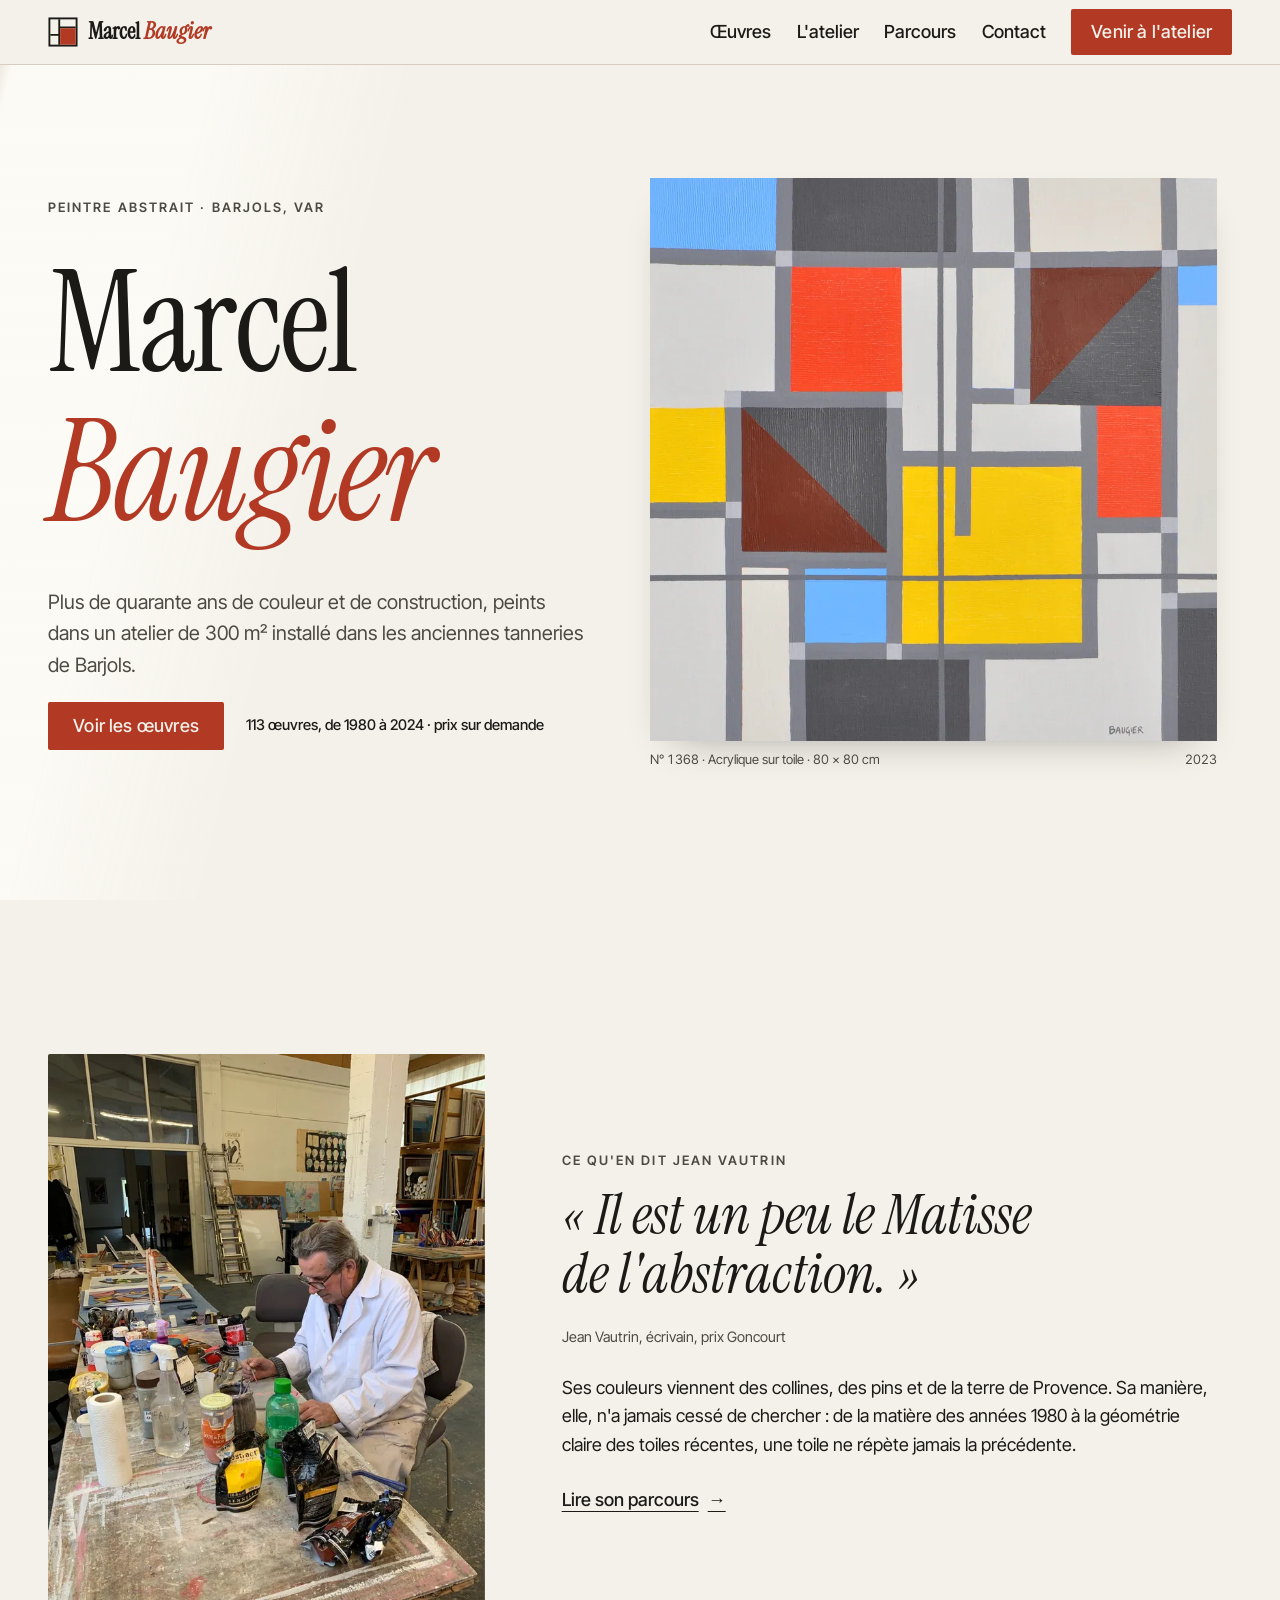
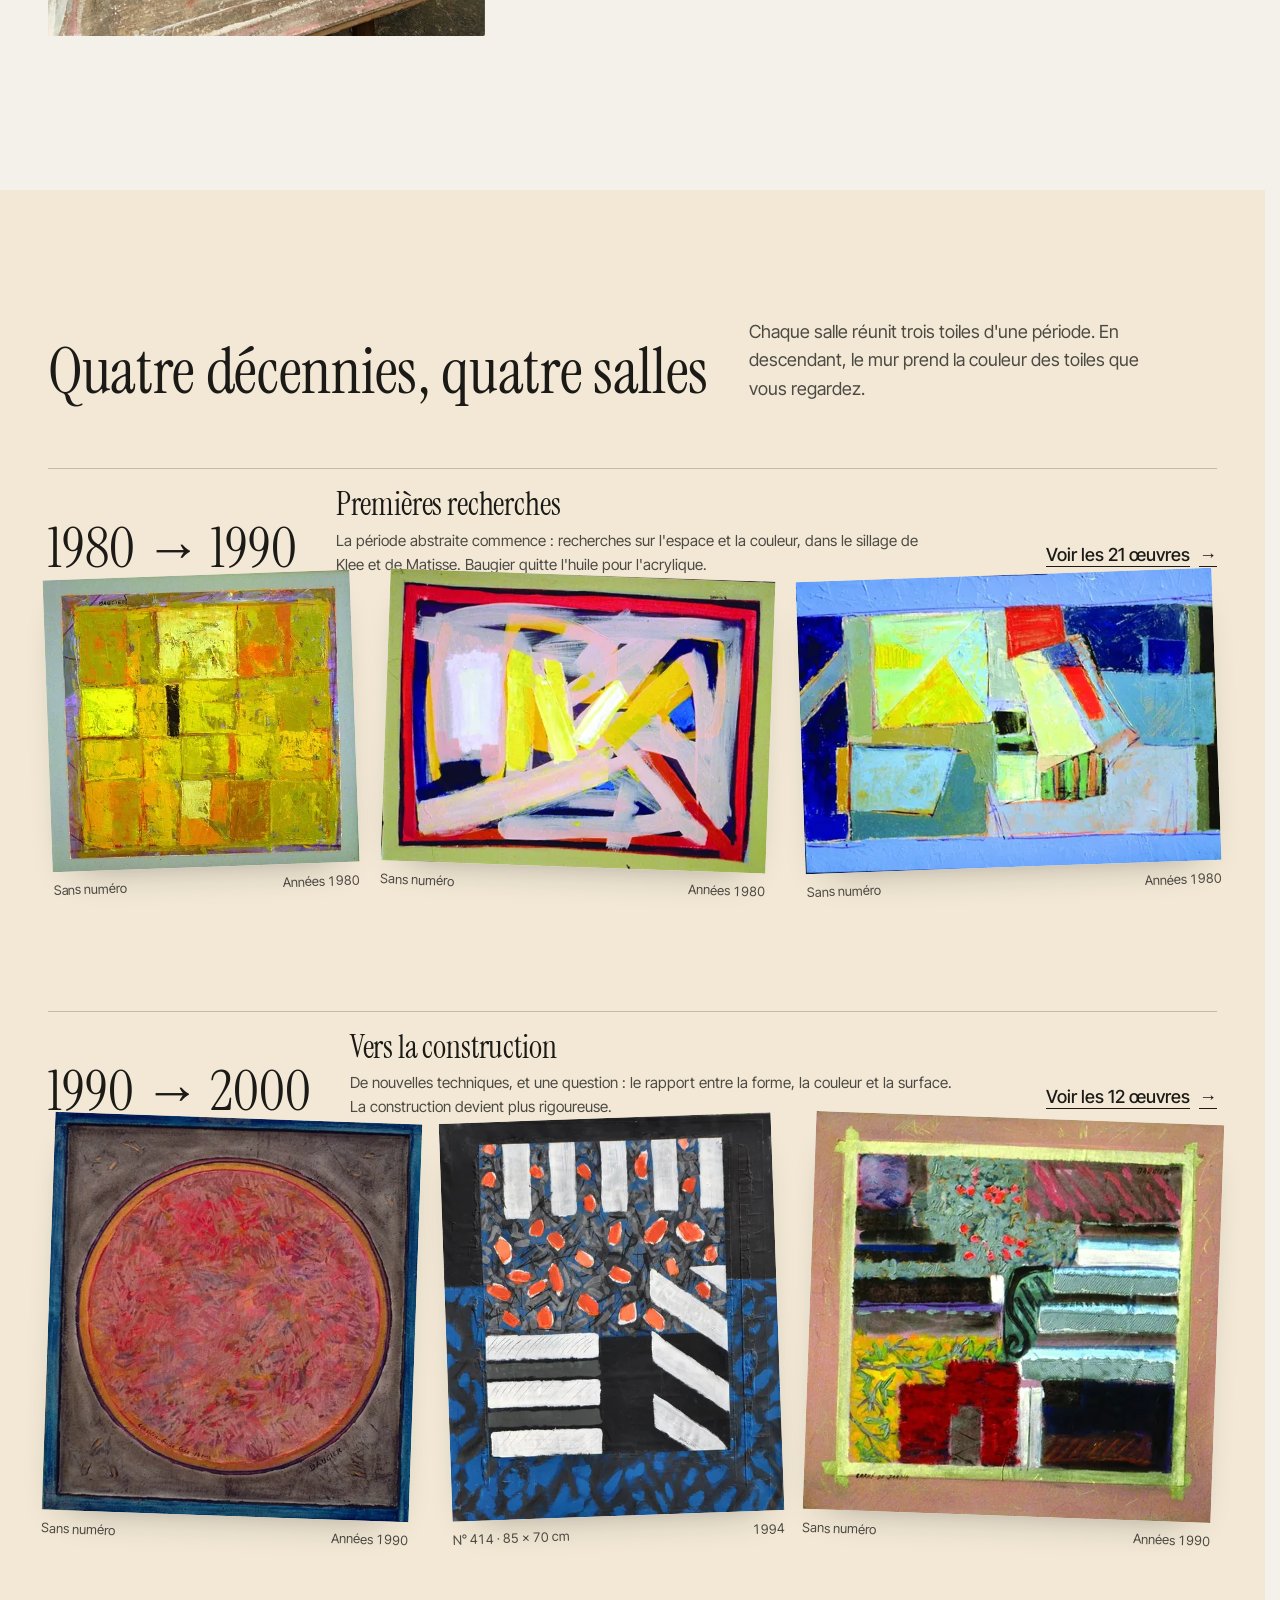
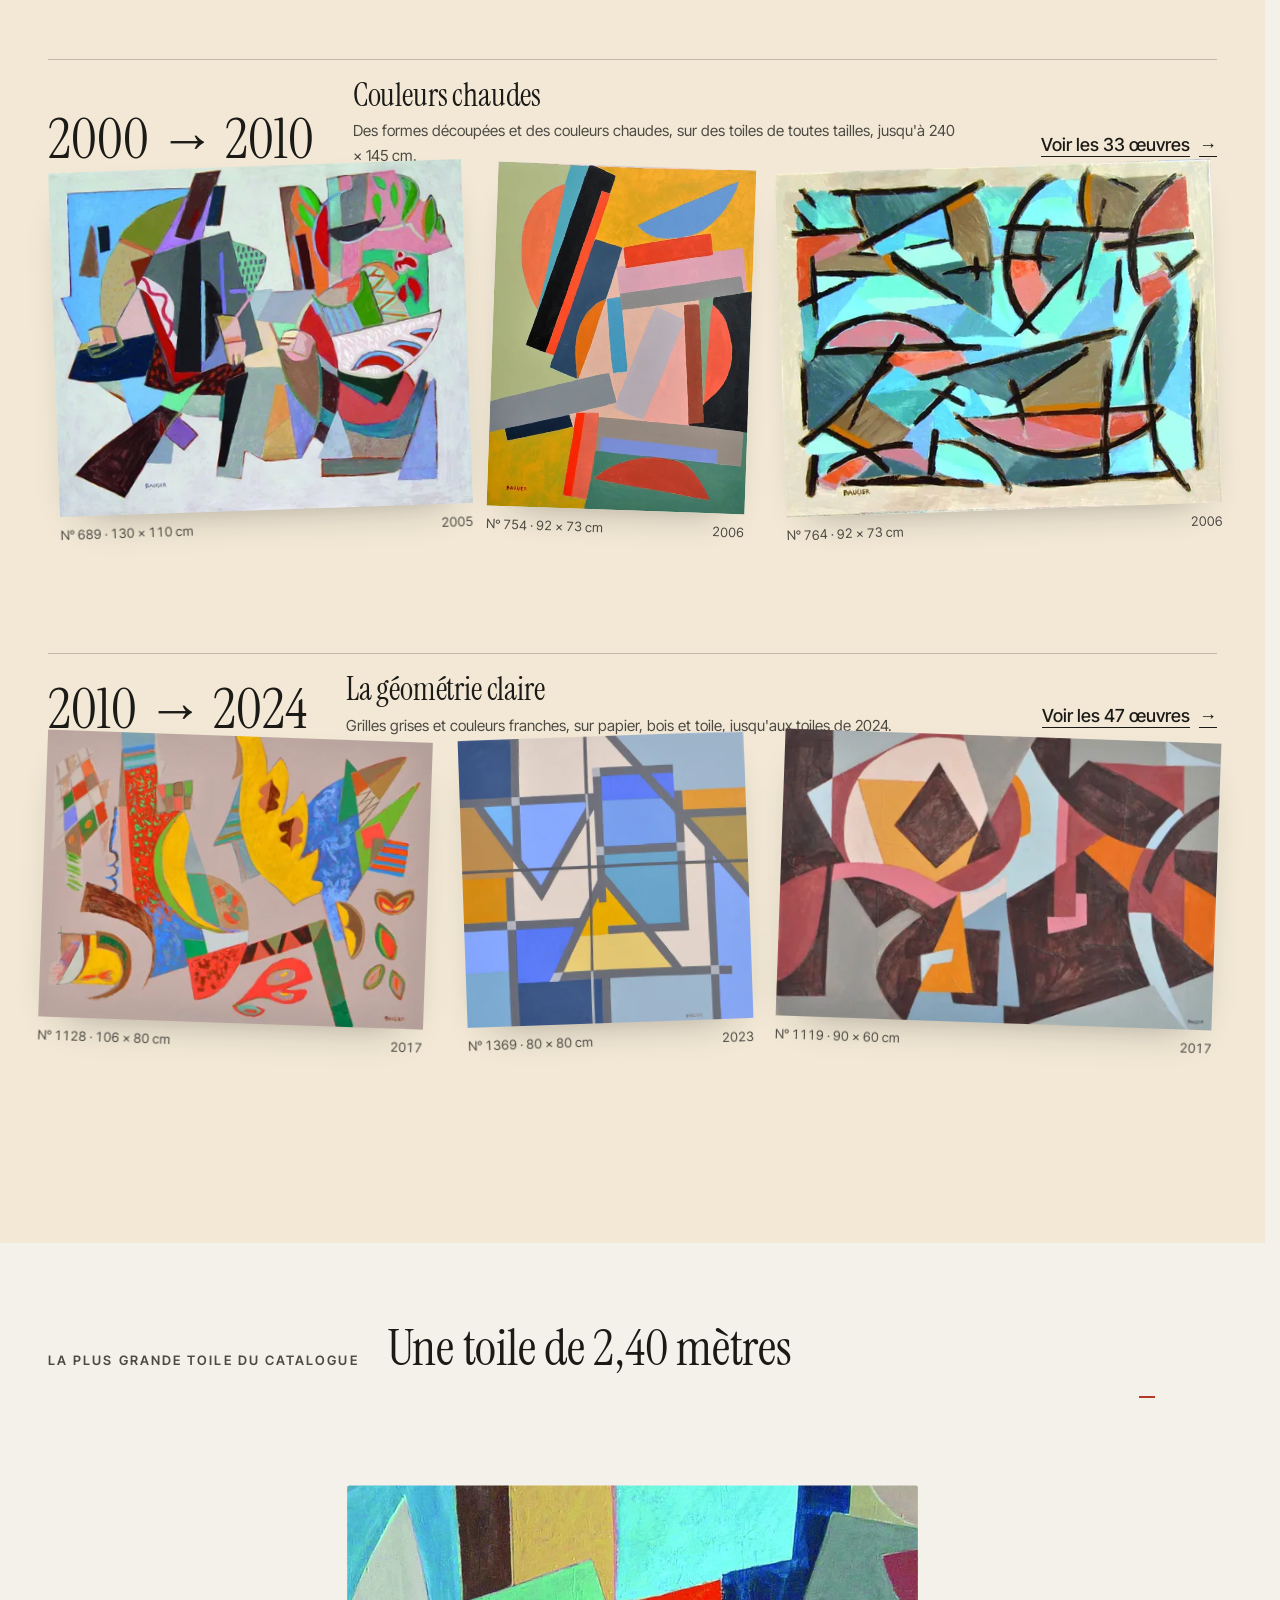
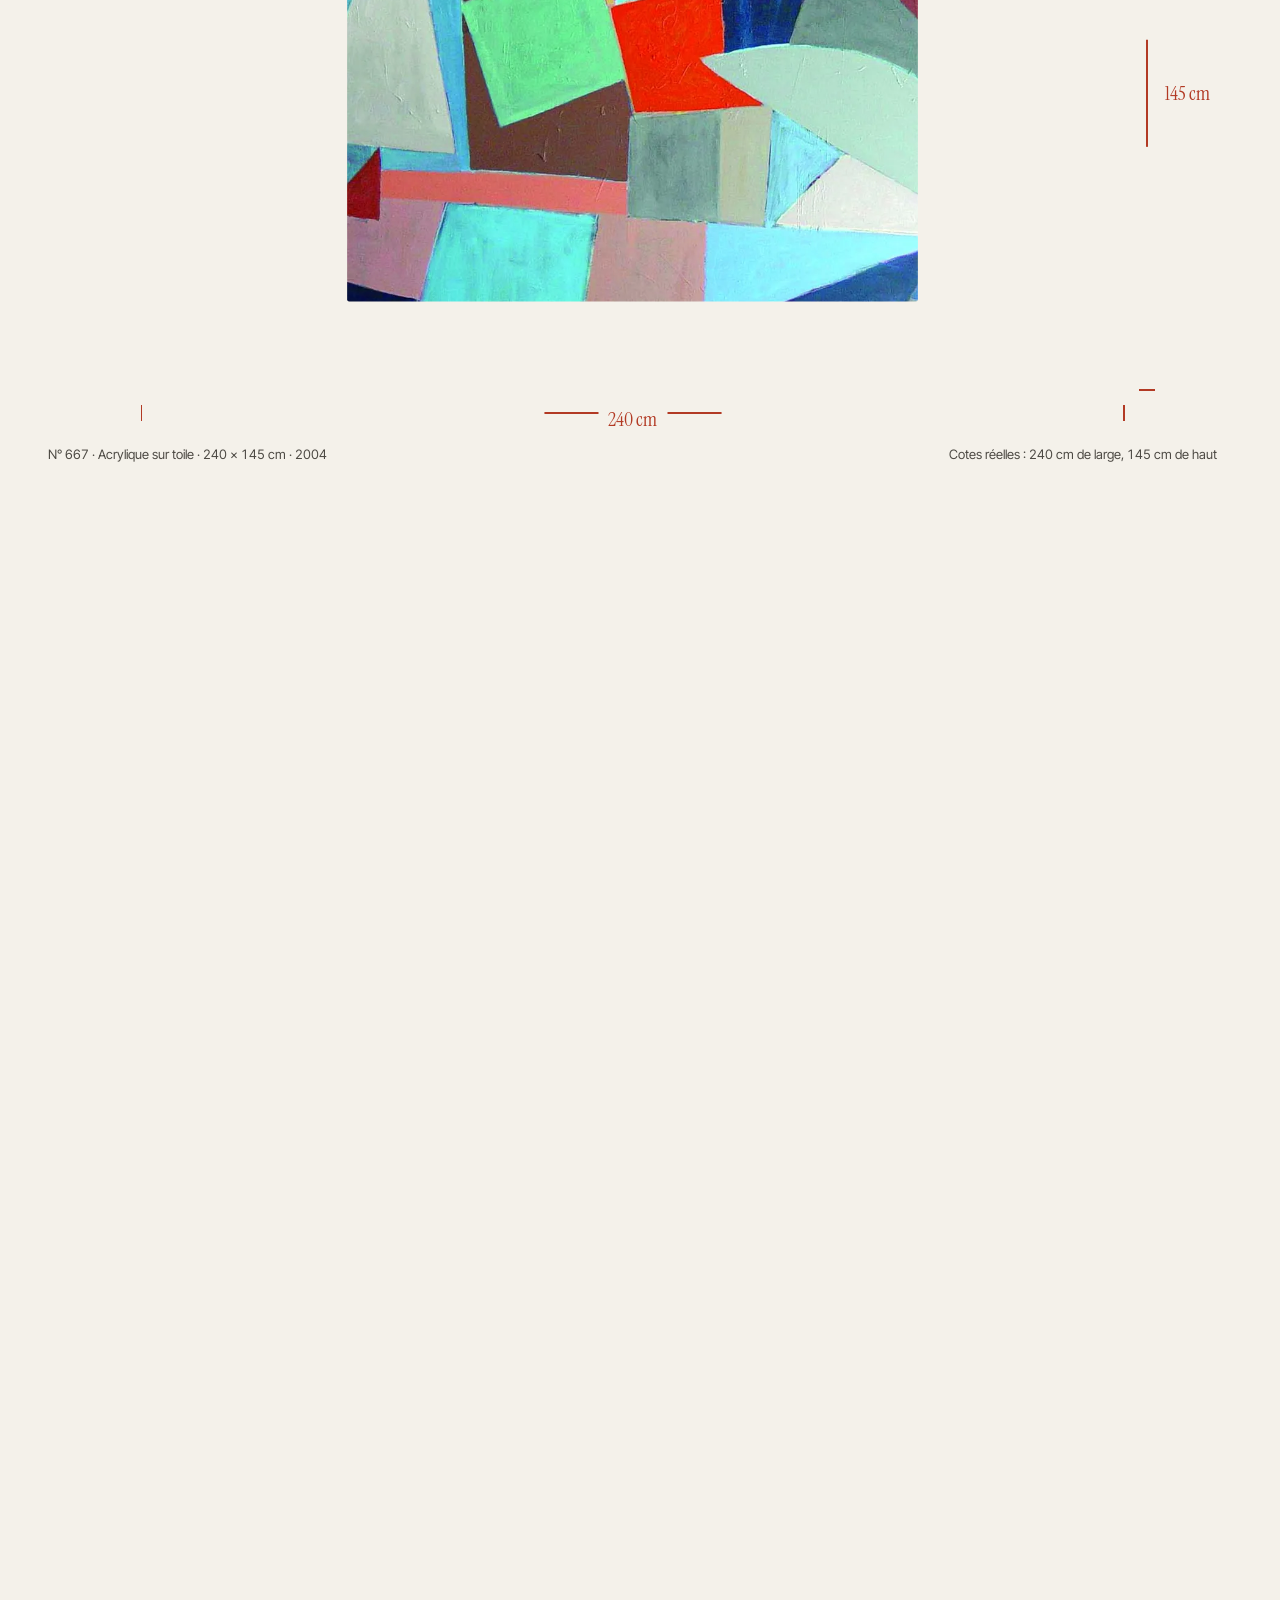
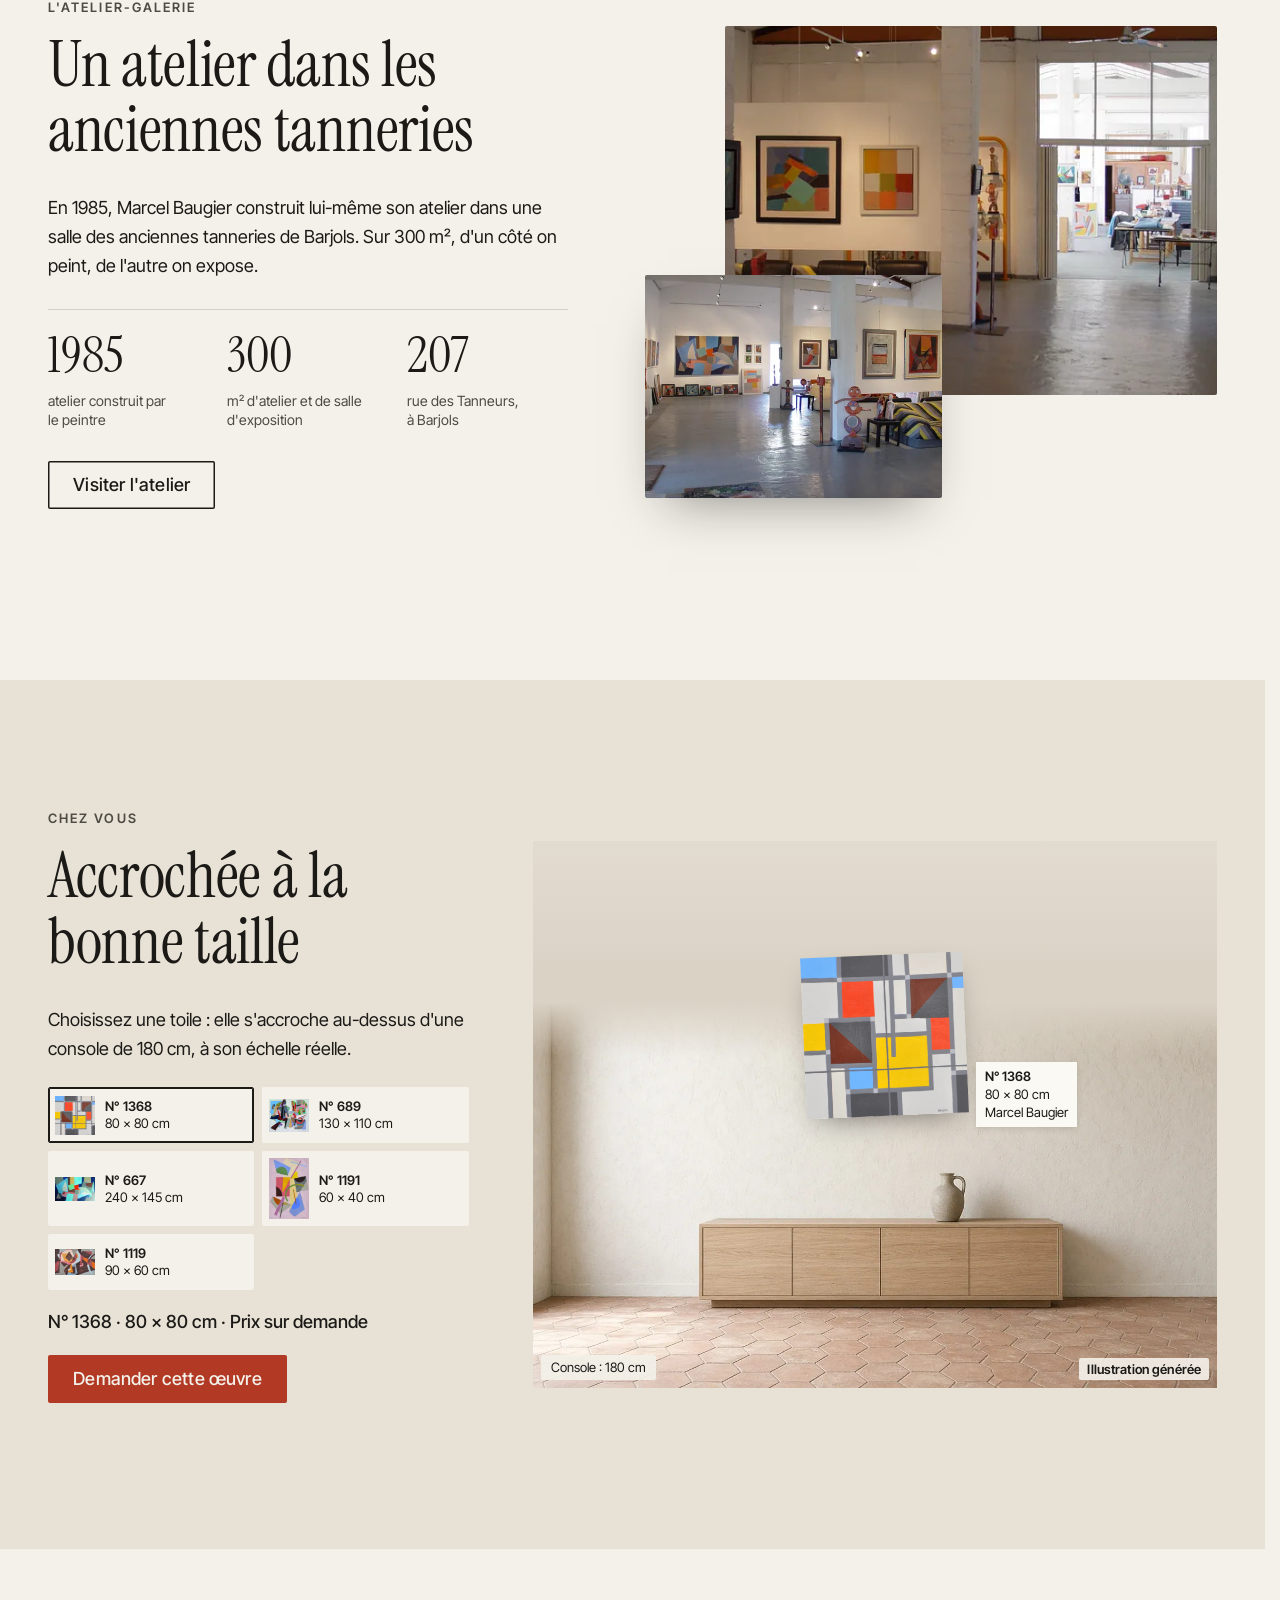
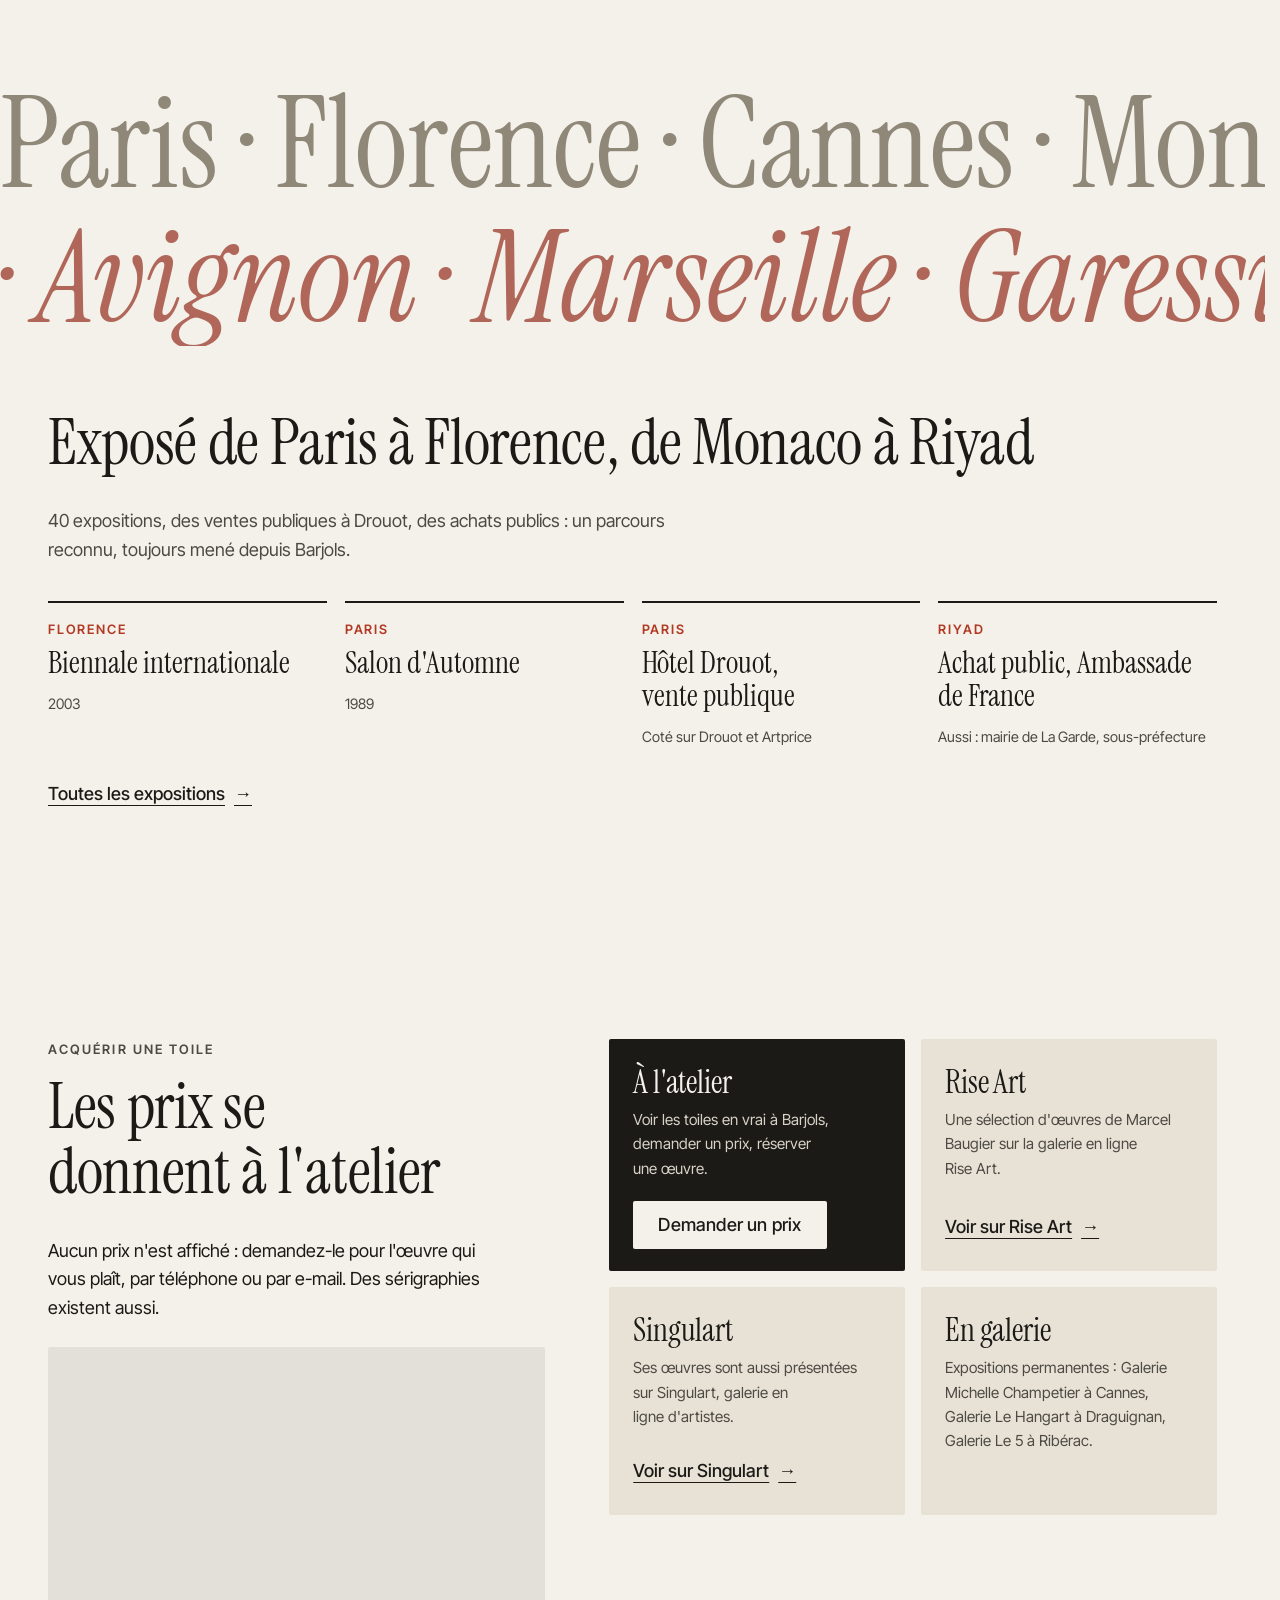
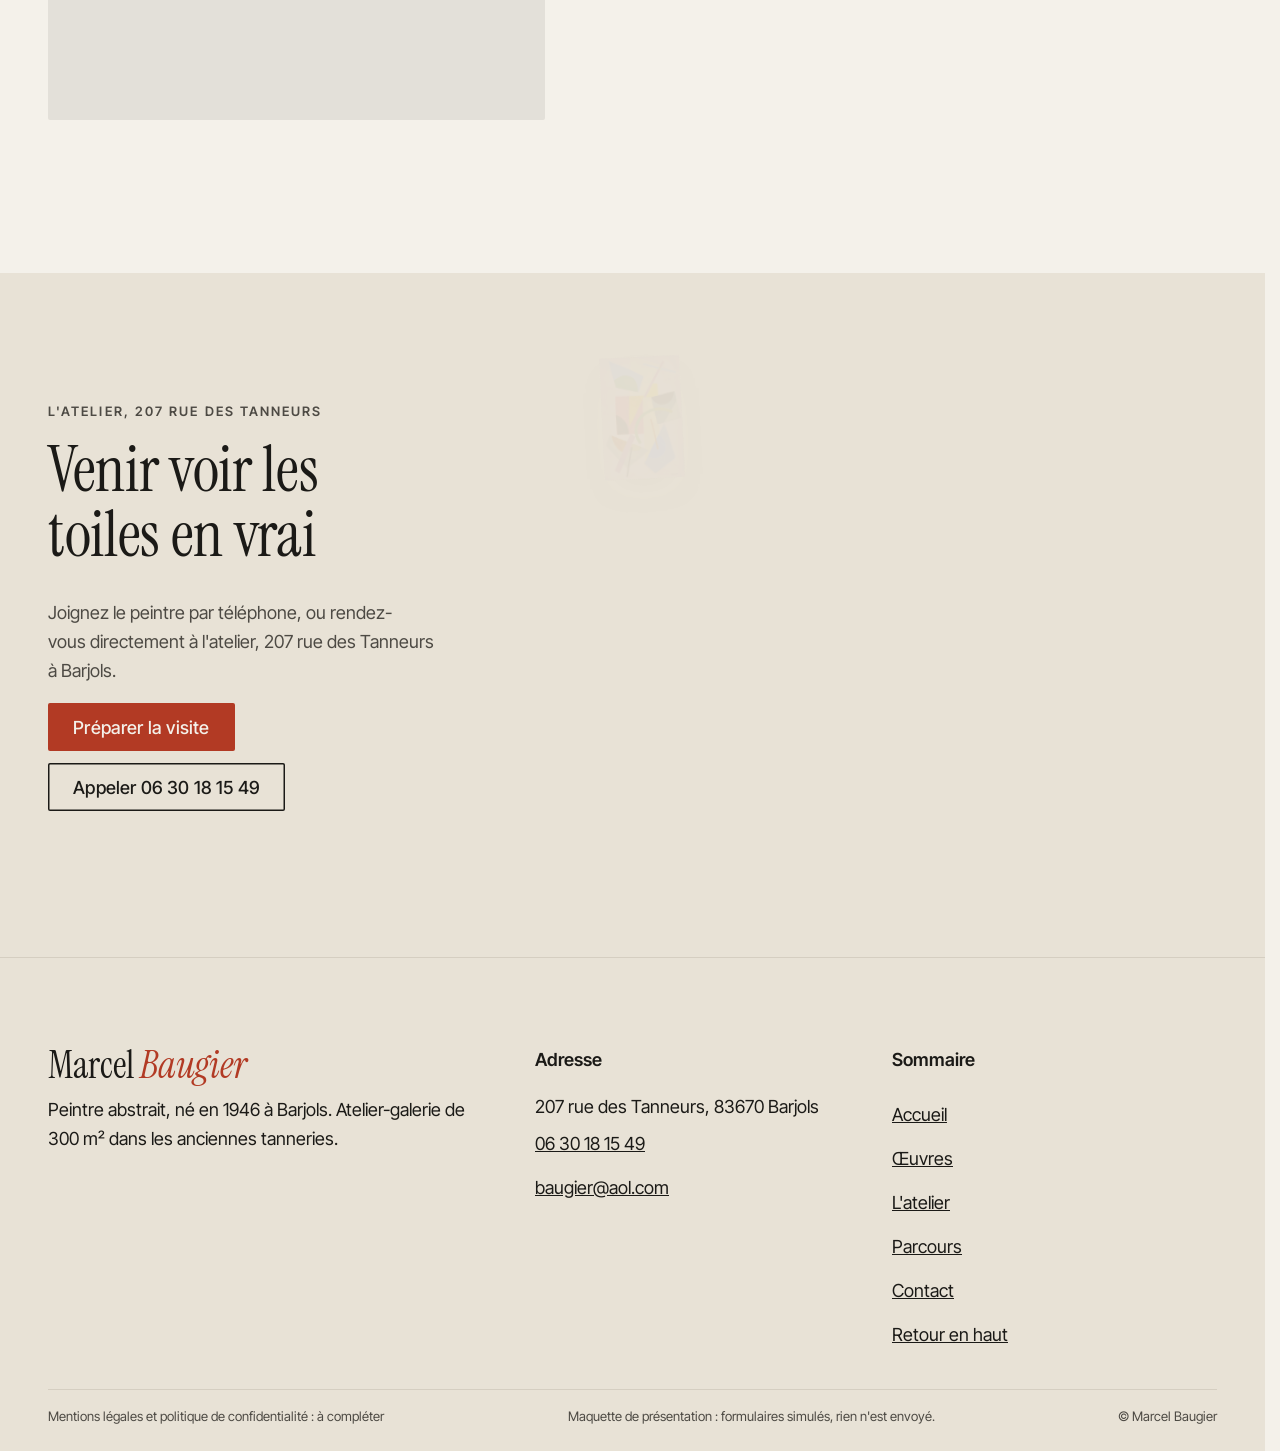
<file: index.html>
<!doctype html>
<html lang="fr" data-v="2" data-curseur>
<head>
<meta charset="utf-8">
<meta name="viewport" content="width=device-width, initial-scale=1, viewport-fit=cover">
<title>Marcel Baugier, peintre abstrait : atelier-galerie à Barjols</title>
<meta name="description" content="Plus de quarante ans de peinture abstraite : 113 œuvres de Marcel Baugier, de 1980 à 2024, à voir à l&#39;atelier-galerie des anciennes tanneries de Barjols (Var).">
<meta name="robots" content="noindex, nofollow">
<link rel="canonical" href="https://baugier-maquette.vercel.app/">
<style>:root{--fond:#F4F1EA;--texte:#1B1A17;--voile-fond:#E6DFD2;--ouverture-fond:#F4F1EA;--menu-fond:#1B1A17}:root { --entete-h: 72px; --barres-h: 0px; } html { background: var(--fond); color: var(--texte); scrollbar-gutter: stable; } body { margin: 0; background: var(--fond); } html.js:not(.secours):not([data-arrivee="retour"]) [data-anime] { opacity: 0; } html.js:not(.secours):not([data-arrivee="retour"]) [data-anime].vu { opacity: 1; } [data-voile] { position: fixed; inset: 0; z-index: 900; background: var(--voile-fond); transform: translateY(100%); visibility: hidden; pointer-events: none; } html[data-arrivee="voile"]:not(.voile-leve):not(.secours) [data-voile] { transform: none; visibility: visible; } html.secours [data-voile] { visibility: hidden !important; } .ouverture-panneau { position: fixed; inset: 0; z-index: 850; display: none; place-content: center; justify-items: center; background: var(--ouverture-fond, var(--voile-fond)); color: var(--fond); text-align: center; } html.js[data-arrivee="intro"]:not(.secours):not(.intro-finie) .ouverture-panneau { display: grid; } html.defilement-bloque, html.defilement-bloque body, html.js[data-arrivee="intro"]:not(.secours):not(.intro-finie), html.js[data-arrivee="intro"]:not(.secours):not(.intro-finie) body, html[data-arrivee="voile"]:not(.voile-leve):not(.secours), html[data-arrivee="voile"]:not(.voile-leve):not(.secours) body { overflow: hidden; } html.js[data-arrivee="intro"]:not(.secours):not(.intro-finie) { background-color: var(--ouverture-fond, var(--voile-fond)); } html[data-arrivee="voile"]:not(.voile-leve):not(.secours) { background-color: var(--voile-fond); }</style>
<script>(function () {
var d = document.documentElement, ss = null, ls = null;
try { ss = window.sessionStorage; ls = window.localStorage; } catch (e) {}
d.classList.add('js');
var nav = performance.getEntriesByType ? performance.getEntriesByType('navigation')[0] : null;
var type = nav ? nav.type : 'navigate';
var depart = null;
try { depart = JSON.parse(ss.getItem('socle:depart') || 'null'); ss.removeItem('socle:depart'); } catch (e) {}
if (depart && !(Date.now() - depart.t < 15000)) depart = null;
var mode = type === 'back_forward' ? 'retour' : type === 'reload' ? 'intro' : depart ? 'voile' : 'intro';
d.setAttribute('data-arrivee', mode);
if (mode === 'voile' && depart.couleur) d.style.setProperty('--voile-fond', depart.couleur);
if (type === 'reload' && 'scrollRestoration' in history) {
history.scrollRestoration = 'manual';
}
try {
var choisie = ls && ls.getItem('socle:langue');
var langue = (d.lang || '').slice(0, 2);
if (choisie && choisie !== langue && type === 'navigate' && !depart) {
var alt = document.querySelector('link[rel="alternate"][hreflang="' + choisie + '"]');
if (alt) location.replace(new URL(alt.href).pathname + location.search + location.hash);
}
} catch (e) {}
setTimeout(function () { if (!d.classList.contains('demarre')) d.classList.add('secours'); }, 2000);
})();</script>
<link rel="preload" href="/assets/fonts/instrument-serif-latin-400-normal.woff2" as="font" type="font/woff2" crossorigin>
<link rel="preload" href="/assets/fonts/inter-tight-latin-400-normal.woff2" as="font" type="font/woff2" crossorigin>
<link rel="stylesheet" href="/assets/css/socle.css?v=2">
<link rel="stylesheet" href="/assets/css/site.css?v=2">
<link rel="modulepreload" href="/assets/js/site.js?v=2">
<link rel="modulepreload" href="/assets/js/socle/index.js?v=2">
<script src="/assets/vendor/gsap.min.js" defer></script>
<script src="/assets/vendor/ScrollTrigger.min.js" defer></script>
<script src="/assets/vendor/SplitText.min.js" defer></script>
<script type="module" src="/assets/js/site.js?v=2"></script>
<meta name="theme-color" content="#F4F1EA">
<link rel="icon" href="/assets/images/favicon.svg" type="image/svg+xml">
<link rel="apple-touch-icon" href="/assets/images/apple-touch-icon.png">
<meta property="og:type" content="website">
<meta property="og:site_name" content="Galerie Baugier">
<meta property="og:locale" content="fr_FR">
<meta property="og:title" content="Marcel Baugier, peintre abstrait : atelier-galerie à Barjols">
<meta property="og:description" content="Plus de quarante ans de peinture abstraite : 113 œuvres de Marcel Baugier, de 1980 à 2024, à voir à l&#39;atelier-galerie des anciennes tanneries de Barjols (Var).">
<meta property="og:url" content="https://baugier-maquette.vercel.app/">
<meta property="og:image" content="https://baugier-maquette.vercel.app/assets/partage/accueil-fr.jpg">
<meta property="og:image:width" content="1200">
<meta property="og:image:height" content="630">
<meta property="og:image:alt" content="Marcel Baugier, peintre abstrait, et sa toile n° 1368">
<meta name="twitter:card" content="summary_large_image">
<script type="application/ld+json">{"@context":"https://schema.org","@type":"ArtGallery","name":"Galerie Baugier, atelier de Marcel Baugier","url":"https://baugier-maquette.vercel.app/","telephone":"+33630181549","email":"baugier@aol.com","address":{"@type":"PostalAddress","streetAddress":"207 rue des Tanneurs","postalCode":"83670","addressLocality":"Barjols","addressCountry":"FR"},"founder":{"@type":"Person","name":"Marcel Baugier","birthDate":"1946-06-13","birthPlace":"Barjols","jobTitle":"Peintre"},"description":"Atelier-galerie de 300 m² du peintre abstrait Marcel Baugier, installé depuis 1985 dans une salle des anciennes tanneries de Barjols (Var)."}</script>
</head>
<body id="haut">
<div data-voile data-forme="rideau" aria-hidden="true"><div class="voile-contenu"><img src="/assets/images/logo-clair.svg" alt="" width="56" height="56"><span data-voile-libelle>Accueil</span></div></div>
<div class="ouverture-panneau" data-ouverture aria-hidden="true">
  <img class="ouverture-logo" src="/assets/images/logo-clair.svg" alt="" width="64" height="64" data-ouverture-objet>
  <p class="ouverture-nom">Marcel Baugier</p>
  <span class="ouverture-trait"></span>
  <p class="ouverture-ligne">Atelier-galerie · Barjols</p>
</div>
<a class="evitement" href="#contenu">Aller au contenu</a>
<header data-entete>
  <div class="entete-rangee">
    <a class="entete-logo" href="/" data-libelle="Accueil" aria-current="page">
      <img src="/assets/images/logo.svg" alt="" width="34" height="34"><span>Marcel <em>Baugier</em></span>
    </a>
    <nav data-nav aria-label="Navigation principale">
      <ul><li><a href="/oeuvres" data-libelle="Œuvres">Œuvres</a></li><li><a href="/atelier" data-libelle="L&#39;atelier">L&#39;atelier</a></li><li><a href="/parcours" data-libelle="Parcours">Parcours</a></li><li><a href="/contact" data-libelle="Contact">Contact</a></li></ul>
    </nav>
    <div class="entete-actions">
      <a class="bouton" href="/contact#venir" data-libelle="Contact">Venir à l&#39;atelier</a>
      <button type="button" data-menu-bouton aria-controls="menu" aria-expanded="false" data-libelle-ouvrir="Menu" data-libelle-fermer="Fermer"><span data-libelle-bouton>Menu</span></button>
      <a class="menu-sansjs" href="#menu" data-menu-lien>Menu</a>
    </div>
  </div>
</header>
<script>/* Avant le premier affichage : rangées de la navigation (même règle que ajusterNav dans assets/js/socle/entete.js)
   et hauteur réelle de l'en-tête, pour que rien ne saute quand le JavaScript du site prend la main. */
(function () {
  var h = document.documentElement, u = document.querySelector('[data-nav] ul'), e = document.querySelector('[data-entete]');
  if (u) {
    var deborde = function () { return u.scrollWidth > u.clientWidth + 1; }, c = deborde();
    if (c && window.matchMedia('(min-width: 900px)').matches) {
      h.classList.add('nav-deux-rangees'); c = deborde();
      if (c) { h.classList.add('nav-deux-lignes'); var a = u.querySelector('a'); c = !a || u.getBoundingClientRect().height > a.getBoundingClientRect().height * 2.5; }
      if (c) h.classList.remove('nav-deux-rangees', 'nav-deux-lignes');
    }
    if (c) h.classList.add('nav-compacte');
  }
  if (e) h.style.setProperty('--entete-h', Math.round(e.getBoundingClientRect().height) + 'px');
})();</script>
<span id="menu-ferme" aria-hidden="true"></span>
<div id="menu" data-menu role="dialog" aria-modal="true" aria-label="Menu">
  <p class="menu-sansjs-fermer"><a href="#menu-ferme">Fermer</a></p>
  <ul><li style="--i:0"><a href="/" class="menu-lien" data-libelle="Accueil" aria-current="page">Accueil</a></li><li style="--i:1"><a href="/oeuvres" class="menu-lien" data-libelle="Œuvres">Œuvres</a></li><li style="--i:2"><a href="/atelier" class="menu-lien" data-libelle="L&#39;atelier">L&#39;atelier</a></li><li style="--i:3"><a href="/parcours" class="menu-lien" data-libelle="Parcours">Parcours</a></li><li style="--i:4"><a href="/contact" class="menu-lien" data-libelle="Contact">Contact</a></li></ul>
  <p><a class="bouton" href="tel:+33630181549">Appeler 06 30 18 15 49</a></p>
</div>
<main id="contenu" tabindex="-1">
<section class="hero" id="debut">
  <div class="hero-lumiere" aria-hidden="true" data-effet="lumiere-atelier" data-souris data-audit-ignorer><span></span></div>
  <div class="hero-texte">
    <p class="surtitre" data-anime="gsap" data-tete>Peintre abstrait · Barjols, Var</p>
    <h1 class="hero-titre tete-titre" data-anime="gsap"><span class="ligne-masque"><span class="hero-ligne tete-ligne">Marcel</span></span><span class="ligne-masque"><span class="hero-ligne tete-ligne"><em>Baugier</em></span></span></h1>
    <p class="hero-intro" data-anime="gsap" data-tete>Plus de quarante ans de couleur et de construction, peints dans un atelier de 300 m² installé dans les anciennes tanneries de Barjols.</p>
    <p class="hero-actions" data-anime="gsap" data-tete>
      <a href="/oeuvres" class="bouton" data-libelle="Œuvres" data-action-principale data-survol="magnetique">Voir les œuvres</a>
      <span class="hero-info" data-info-cle>113 œuvres, de 1980 à 2024 · prix sur demande</span>
    </p>
  </div>
  <div class="hero-oeuvre">
    <div class="hero-cadre" data-iris-centre style="aspect-ratio:1.0064">
      <a class="hero-lien" href="/oeuvres?oeuvre=1368" data-libelle="Œuvres" aria-label="Ouvrir N° 1368, 2023"><figure class="media oeuvre-media hero-media" style="--cadrage:50% 50%">
  <picture>
    <img src="/assets/images/o-n-1368-toile-80x80-1600.webp" srcset="/assets/images/o-n-1368-toile-80x80-480.webp 480w, /assets/images/o-n-1368-toile-80x80-960.webp 960w, /assets/images/o-n-1368-toile-80x80-1600.webp 1600w" sizes="(max-width: 760px) 86vw, 44vw" alt="Marcel Baugier, toile n° 1368, 2023 : grille de bandes grises sur fond blanc, carrés jaunes, rouges, bleus et triangles bruns" width="1600" height="1590" fetchpriority="high" loading="eager" decoding="async">
  </picture>
</figure></a>
      <div class="toile-grille" aria-hidden="true" data-audit-ignorer>
        <i style="--i:0"></i><i style="--i:1"></i><i style="--i:2"></i><i style="--i:3"></i><i style="--i:4"></i><i style="--i:5"></i><i style="--i:6"></i><i style="--i:7"></i><i style="--i:8"></i><i style="--i:9"></i><i style="--i:10"></i><i style="--i:11"></i><i style="--i:12"></i><i style="--i:13"></i><i style="--i:14"></i><i style="--i:15"></i><i style="--i:16"></i><i style="--i:17"></i><i style="--i:18"></i><i style="--i:19"></i><i style="--i:20"></i><i style="--i:21"></i><i style="--i:22"></i><i style="--i:23"></i><i style="--i:24"></i>
        <svg viewBox="0 0 100 100" preserveAspectRatio="none"><path pathLength="1" d="M20 0V100M40 0V100M60 0V100M80 0V100M0 20H100M0 40H100M0 60H100M0 80H100" fill="none" stroke="#8d8a84" stroke-width=".9" vector-effect="non-scaling-stroke"/></svg>
      </div>
    </div>
    <p class="cartel hero-cartel" data-anime="gsap" data-tete><span>N° 1368 · Acrylique sur toile · 80 × 80 cm</span><span>2023</span></p>
  </div>
</section>
<section class="manifeste conteneur" id="manifeste">
  <figure class="media manifeste-media" data-anime="rideau" style="--cadrage:62% 40%;aspect-ratio:3 / 4">
  <picture>
    <img src="/assets/images/atelier-peintre-1500.webp" srcset="/assets/images/atelier-peintre-640.webp 640w, /assets/images/atelier-peintre-1000.webp 1000w, /assets/images/atelier-peintre-1500.webp 1500w" sizes="(max-width: 760px) 90vw, 32vw" alt="Marcel Baugier, en blouse blanche, prépare ses couleurs sur la grande table de l&#39;atelier" width="1500" height="2000" loading="lazy" decoding="async">
  </picture>
</figure>
  <div class="manifeste-texte">
    <p class="surtitre" data-anime>Ce qu&#39;en dit Jean Vautrin</p>
    <blockquote class="citation"><p data-anime="mots">« Il est un peu le Matisse de l&#39;abstraction. »</p><footer data-anime>Jean Vautrin, écrivain, prix Goncourt</footer></blockquote>
    <p data-anime>Ses couleurs viennent des collines, des pins et de la terre de Provence. Sa manière, elle, n&#39;a jamais cessé de chercher : de la matière des années 1980 à la géométrie claire des toiles récentes, une toile ne répète jamais la précédente.</p>
    <p data-anime><a href="/parcours" class="lien-fleche" data-libelle="Parcours">Lire son parcours</a></p>
  </div>
</section>
<section class="decennies" id="decennies" data-effet="fond-teinte">
  <div class="decennies-tete conteneur">
    <h2 data-anime="lignes">Quatre décennies, quatre salles</h2>
    <p data-anime>Chaque salle réunit trois toiles d&#39;une période. En descendant, le mur prend la couleur des toiles que vous regardez.</p>
  </div>
  <article class="salle" id="salle-1980">
    <div class="salle-tete conteneur" data-anime>
      <p class="salle-annee">1980 → 1990</p>
      <div><h3>Premières recherches</h3><p class="salle-texte">La période abstraite commence : recherches sur l&#39;espace et la couleur, dans le sillage de Klee et de Matisse. Baugier quitte l&#39;huile pour l&#39;acrylique.</p></div>
      <a href="/oeuvres?decennie=1980#catalogue" class="lien-fleche" data-libelle="Œuvres">Voir les 21 œuvres</a>
    </div>
    <div class="salle-mur" tabindex="0" role="region" aria-label="Premières recherches" data-galerie>
      <figure class="oeuvre salle-oeuvre" style="--r:1.0493;--teinte:#f0ff03" data-teinte="#f0ff03" data-effet="balancement">
  <a href="/oeuvres?oeuvre=annees-1980-1990-3" class="oeuvre-lien" data-libelle="Œuvres" aria-label="Ouvrir Sans numéro, années 1980"><figure class="media oeuvre-media" style="--cadrage:50% 50%">
  <picture>
    <img src="/assets/images/o-annees-1980-1990-3-1600.webp" srcset="/assets/images/o-annees-1980-1990-3-480.webp 480w, /assets/images/o-annees-1980-1990-3-960.webp 960w, /assets/images/o-annees-1980-1990-3-1600.webp 1600w" sizes="(max-width: 760px) 70vw, 30vw" alt="Marcel Baugier, années 1980" width="1600" height="1525" loading="lazy" decoding="async">
  </picture>
</figure></a>
  <figcaption class="cartel"><span>Sans numéro</span><span>Années 1980</span></figcaption>
</figure><figure class="oeuvre salle-oeuvre" style="--r:1.318;--teinte:#eac600" data-teinte="#eac600" data-effet="balancement">
  <a href="/oeuvres?oeuvre=annees-1980-1990-11" class="oeuvre-lien" data-libelle="Œuvres" aria-label="Ouvrir Sans numéro, années 1980"><figure class="media oeuvre-media" style="--cadrage:50% 50%">
  <picture>
    <img src="/assets/images/o-annees-1980-1990-11-1600.webp" srcset="/assets/images/o-annees-1980-1990-11-480.webp 480w, /assets/images/o-annees-1980-1990-11-960.webp 960w, /assets/images/o-annees-1980-1990-11-1600.webp 1600w" sizes="(max-width: 760px) 70vw, 30vw" alt="Marcel Baugier, années 1980" width="1600" height="1214" loading="lazy" decoding="async">
  </picture>
</figure></a>
  <figcaption class="cartel"><span>Sans numéro</span><span>Années 1980</span></figcaption>
</figure><figure class="oeuvre salle-oeuvre" style="--r:1.4235;--teinte:#ddeb0d" data-teinte="#ddeb0d" data-effet="balancement">
  <a href="/oeuvres?oeuvre=annees-1980-1990-10" class="oeuvre-lien" data-libelle="Œuvres" aria-label="Ouvrir Sans numéro, années 1980"><figure class="media oeuvre-media" style="--cadrage:50% 50%">
  <picture>
    <img src="/assets/images/o-annees-1980-1990-10-1600.webp" srcset="/assets/images/o-annees-1980-1990-10-480.webp 480w, /assets/images/o-annees-1980-1990-10-960.webp 960w, /assets/images/o-annees-1980-1990-10-1600.webp 1600w" sizes="(max-width: 760px) 70vw, 30vw" alt="Marcel Baugier, années 1980" width="1600" height="1124" loading="lazy" decoding="async">
  </picture>
</figure></a>
  <figcaption class="cartel"><span>Sans numéro</span><span>Années 1980</span></figcaption>
</figure>
    </div>
  </article><article class="salle" id="salle-1990">
    <div class="salle-tete conteneur" data-anime>
      <p class="salle-annee">1990 → 2000</p>
      <div><h3>Vers la construction</h3><p class="salle-texte">De nouvelles techniques, et une question : le rapport entre la forme, la couleur et la surface. La construction devient plus rigoureuse.</p></div>
      <a href="/oeuvres?decennie=1990#catalogue" class="lien-fleche" data-libelle="Œuvres">Voir les 12 œuvres</a>
    </div>
    <div class="salle-mur" tabindex="0" role="region" aria-label="Vers la construction" data-galerie>
      <figure class="oeuvre salle-oeuvre" style="--r:0.9235;--teinte:#b63c41" data-teinte="#b63c41" data-effet="balancement">
  <a href="/oeuvres?oeuvre=annees-1990-2000-3" class="oeuvre-lien" data-libelle="Œuvres" aria-label="Ouvrir Sans numéro, années 1990"><figure class="media oeuvre-media" style="--cadrage:50% 50%">
  <picture>
    <img src="/assets/images/o-annees-1990-2000-3-1600.webp" srcset="/assets/images/o-annees-1990-2000-3-480.webp 480w, /assets/images/o-annees-1990-2000-3-960.webp 960w, /assets/images/o-annees-1990-2000-3-1600.webp 1600w" sizes="(max-width: 760px) 70vw, 30vw" alt="Marcel Baugier, années 1990" width="1600" height="1733" loading="lazy" decoding="async">
  </picture>
</figure></a>
  <figcaption class="cartel"><span>Sans numéro</span><span>Années 1990</span></figcaption>
</figure><figure class="oeuvre salle-oeuvre" style="--r:0.8345;--teinte:#16477c" data-teinte="#16477c" data-effet="balancement">
  <a href="/oeuvres?oeuvre=414" class="oeuvre-lien" data-libelle="Œuvres" aria-label="Ouvrir N° 414, 1994"><figure class="media oeuvre-media" style="--cadrage:50% 50%">
  <picture>
    <img src="/assets/images/o-414-85x70-toile-1994-1600.webp" srcset="/assets/images/o-414-85x70-toile-1994-480.webp 480w, /assets/images/o-414-85x70-toile-1994-960.webp 960w, /assets/images/o-414-85x70-toile-1994-1600.webp 1600w" sizes="(max-width: 760px) 70vw, 30vw" alt="Marcel Baugier, N° 414, acrylique sur toile, 85 × 70 cm, 1994" width="1600" height="1917" loading="lazy" decoding="async">
  </picture>
</figure></a>
  <figcaption class="cartel"><span>N° 414 · 85 × 70 cm</span><span>1994</span></figcaption>
</figure><figure class="oeuvre salle-oeuvre" style="--r:1.027;--teinte:#a9a61f" data-teinte="#a9a61f" data-effet="balancement">
  <a href="/oeuvres?oeuvre=annees-1990-2000-4" class="oeuvre-lien" data-libelle="Œuvres" aria-label="Ouvrir Sans numéro, années 1990"><figure class="media oeuvre-media" style="--cadrage:50% 50%">
  <picture>
    <img src="/assets/images/o-annees-1990-2000-4-1600.webp" srcset="/assets/images/o-annees-1990-2000-4-480.webp 480w, /assets/images/o-annees-1990-2000-4-960.webp 960w, /assets/images/o-annees-1990-2000-4-1600.webp 1600w" sizes="(max-width: 760px) 70vw, 30vw" alt="Marcel Baugier, années 1990" width="1600" height="1558" loading="lazy" decoding="async">
  </picture>
</figure></a>
  <figcaption class="cartel"><span>Sans numéro</span><span>Années 1990</span></figcaption>
</figure>
    </div>
  </article><article class="salle" id="salle-2000">
    <div class="salle-tete conteneur" data-anime>
      <p class="salle-annee">2000 → 2010</p>
      <div><h3>Couleurs chaudes</h3><p class="salle-texte">Des formes découpées et des couleurs chaudes, sur des toiles de toutes tailles, jusqu&#39;à 240 × 145 cm.</p></div>
      <a href="/oeuvres?decennie=2000#catalogue" class="lien-fleche" data-libelle="Œuvres">Voir les 33 œuvres</a>
    </div>
    <div class="salle-mur" tabindex="0" role="region" aria-label="Couleurs chaudes" data-galerie>
      <figure class="oeuvre salle-oeuvre" style="--r:1.2005;--teinte:#54b3f9" data-teinte="#54b3f9" data-effet="balancement">
  <a href="/oeuvres?oeuvre=689" class="oeuvre-lien" data-libelle="Œuvres" aria-label="Ouvrir N° 689, 2005"><figure class="media oeuvre-media" style="--cadrage:50% 50%">
  <picture>
    <img src="/assets/images/o-689-130x110-toile-2005-1600.webp" srcset="/assets/images/o-689-130x110-toile-2005-480.webp 480w, /assets/images/o-689-130x110-toile-2005-960.webp 960w, /assets/images/o-689-130x110-toile-2005-1600.webp 1600w" sizes="(max-width: 760px) 70vw, 30vw" alt="Marcel Baugier, N° 689, acrylique sur toile, 130 × 110 cm, 2005" width="1600" height="1333" loading="lazy" decoding="async">
  </picture>
</figure></a>
  <figcaption class="cartel"><span>N° 689 · 130 × 110 cm</span><span>2005</span></figcaption>
</figure><figure class="oeuvre salle-oeuvre" style="--r:0.7505;--teinte:#fea21b" data-teinte="#fea21b" data-effet="balancement">
  <a href="/oeuvres?oeuvre=754" class="oeuvre-lien" data-libelle="Œuvres" aria-label="Ouvrir N° 754, 2006"><figure class="media oeuvre-media" style="--cadrage:50% 50%">
  <picture>
    <img src="/assets/images/o-754-92x73-toile-2006-1600.webp" srcset="/assets/images/o-754-92x73-toile-2006-480.webp 480w, /assets/images/o-754-92x73-toile-2006-960.webp 960w, /assets/images/o-754-92x73-toile-2006-1600.webp 1600w" sizes="(max-width: 760px) 70vw, 30vw" alt="Marcel Baugier, N° 754, acrylique sur toile, 92 × 73 cm, 2006" width="1600" height="2132" loading="lazy" decoding="async">
  </picture>
</figure></a>
  <figcaption class="cartel"><span>N° 754 · 92 × 73 cm</span><span>2006</span></figcaption>
</figure><figure class="oeuvre salle-oeuvre" style="--r:1.2658;--teinte:#b26c35" data-teinte="#b26c35" data-effet="balancement">
  <a href="/oeuvres?oeuvre=764" class="oeuvre-lien" data-libelle="Œuvres" aria-label="Ouvrir N° 764, 2006"><figure class="media oeuvre-media" style="--cadrage:50% 50%">
  <picture>
    <img src="/assets/images/o-764-92x73-toile-2006-1600.webp" srcset="/assets/images/o-764-92x73-toile-2006-480.webp 480w, /assets/images/o-764-92x73-toile-2006-960.webp 960w, /assets/images/o-764-92x73-toile-2006-1600.webp 1600w" sizes="(max-width: 760px) 70vw, 30vw" alt="Marcel Baugier, N° 764, acrylique sur toile, 92 × 73 cm, 2006" width="1600" height="1264" loading="lazy" decoding="async">
  </picture>
</figure></a>
  <figcaption class="cartel"><span>N° 764 · 92 × 73 cm</span><span>2006</span></figcaption>
</figure>
    </div>
  </article><article class="salle" id="salle-2010">
    <div class="salle-tete conteneur" data-anime>
      <p class="salle-annee">2010 → 2024</p>
      <div><h3>La géométrie claire</h3><p class="salle-texte">Grilles grises et couleurs franches, sur papier, bois et toile, jusqu&#39;aux toiles de 2024.</p></div>
      <a href="/oeuvres?decennie=2010#catalogue" class="lien-fleche" data-libelle="Œuvres">Voir les 47 œuvres</a>
    </div>
    <div class="salle-mur" tabindex="0" role="region" aria-label="La géométrie claire" data-galerie>
      <figure class="oeuvre salle-oeuvre" style="--r:1.3396;--teinte:#fab500" data-teinte="#fab500" data-effet="balancement">
  <a href="/oeuvres?oeuvre=1128" class="oeuvre-lien" data-libelle="Œuvres" aria-label="Ouvrir N° 1128, 2017"><figure class="media oeuvre-media" style="--cadrage:50% 50%">
  <picture>
    <img src="/assets/images/o-1128-106x80-toile-2017-1600.webp" srcset="/assets/images/o-1128-106x80-toile-2017-480.webp 480w, /assets/images/o-1128-106x80-toile-2017-960.webp 960w, /assets/images/o-1128-106x80-toile-2017-1600.webp 1600w" sizes="(max-width: 760px) 70vw, 30vw" alt="Marcel Baugier, N° 1128, acrylique sur toile, 106 × 80 cm, 2017" width="1600" height="1194" loading="lazy" decoding="async">
  </picture>
</figure></a>
  <figcaption class="cartel"><span>N° 1128 · 106 × 80 cm</span><span>2017</span></figcaption>
</figure><figure class="oeuvre salle-oeuvre" style="--r:0.9978;--teinte:#df8c06" data-teinte="#df8c06" data-effet="balancement">
  <a href="/oeuvres?oeuvre=1369" class="oeuvre-lien" data-libelle="Œuvres" aria-label="Ouvrir N° 1369, 2023"><figure class="media oeuvre-media" style="--cadrage:50% 50%">
  <picture>
    <img src="/assets/images/o-n-1369-toile-80x80-1600.webp" srcset="/assets/images/o-n-1369-toile-80x80-480.webp 480w, /assets/images/o-n-1369-toile-80x80-960.webp 960w, /assets/images/o-n-1369-toile-80x80-1600.webp 1600w" sizes="(max-width: 760px) 70vw, 30vw" alt="Marcel Baugier, N° 1369, acrylique sur toile, 80 × 80 cm, 2023" width="1600" height="1604" loading="lazy" decoding="async">
  </picture>
</figure></a>
  <figcaption class="cartel"><span>N° 1369 · 80 × 80 cm</span><span>2023</span></figcaption>
</figure><figure class="oeuvre salle-oeuvre" style="--r:1.5209;--teinte:#db6324" data-teinte="#db6324" data-effet="balancement">
  <a href="/oeuvres?oeuvre=1119" class="oeuvre-lien" data-libelle="Œuvres" aria-label="Ouvrir N° 1119, 2017"><figure class="media oeuvre-media" style="--cadrage:50% 50%">
  <picture>
    <img src="/assets/images/o-1119-90x60-toile-2017-1600.webp" srcset="/assets/images/o-1119-90x60-toile-2017-480.webp 480w, /assets/images/o-1119-90x60-toile-2017-960.webp 960w, /assets/images/o-1119-90x60-toile-2017-1600.webp 1600w" sizes="(max-width: 760px) 70vw, 30vw" alt="Marcel Baugier, N° 1119, acrylique sur toile, 90 × 60 cm, 2017" width="1600" height="1052" loading="lazy" decoding="async">
  </picture>
</figure></a>
  <figcaption class="cartel"><span>N° 1119 · 90 × 60 cm</span><span>2017</span></figcaption>
</figure>
    </div>
  </article>
</section>
<section class="grande" id="grande" data-scene>
  <div class="grande-collant" data-collant>
    <div class="grande-tete conteneur">
      <p class="surtitre">La plus grande toile du catalogue</p>
      <h2>Une toile de 2,40 mètres</h2>
    </div>
    <div class="grande-cadre" data-effet="cotes">
      <div class="grande-toile"><figure class="media grande-media oeuvre-media" style="--cadrage:50% 50%">
  <picture>
    <img src="/assets/images/o-667-240x145-toile-2004-1600.webp" srcset="/assets/images/o-667-240x145-toile-2004-480.webp 480w, /assets/images/o-667-240x145-toile-2004-960.webp 960w, /assets/images/o-667-240x145-toile-2004-1600.webp 1600w" sizes="(max-width: 760px) 92vw, 80vw" alt="Marcel Baugier, toile n° 667, 2004 : grands aplats turquoise, bleu nuit, rose et vert découpés en éclats" width="1600" height="974" loading="lazy" decoding="async">
  </picture>
</figure></div>
      <span class="cote cote--h" aria-hidden="true"><i></i></span>
      <p class="cote-label cote-label--h" aria-hidden="true">240 cm</p>
      <span class="cote cote--v" aria-hidden="true"><i></i></span>
      <p class="cote-label cote-label--v" aria-hidden="true">145 cm</p>
    </div>
    <p class="cartel grande-cartel conteneur"><span>N° 667 · Acrylique sur toile · 240 × 145 cm · 2004</span><span>Cotes réelles : 240 cm de large, 145 cm de haut</span></p>
  </div>
</section>
<section class="atelier-bloc conteneur" id="atelier">
  <div class="atelier-bloc-texte">
    <p class="surtitre" data-anime>L&#39;atelier-galerie</p>
    <h2 data-anime="lignes">Un atelier dans les anciennes tanneries</h2>
    <p data-anime>En 1985, Marcel Baugier construit lui-même son atelier dans une salle des anciennes tanneries de Barjols. Sur 300 m², d&#39;un côté on peint, de l&#39;autre on expose.</p>
    <ul class="chiffres" data-anime="cascade">
      <li><strong>1985</strong><span>atelier construit par le peintre</span></li>
      <li><strong data-compteur="300">300</strong><span>m² d&#39;atelier et de salle d&#39;exposition</span></li>
      <li><strong>207</strong><span>rue des Tanneurs, à Barjols</span></li>
    </ul>
    <p data-anime><a href="/atelier" class="bouton bouton--contour" data-libelle="L&#39;atelier" data-survol="magnetique">Visiter l&#39;atelier</a></p>
  </div>
  <div class="atelier-bloc-photos">
    <figure class="media atelier-photo atelier-photo--1" data-fx="parallaxe" data-fx-force="8" style="--cadrage:50% 50%;aspect-ratio:4 / 3">
  <picture>
    <img src="/assets/images/atelier-salle-2-1600.webp" srcset="/assets/images/atelier-salle-2-640.webp 640w, /assets/images/atelier-salle-2-1024.webp 1024w, /assets/images/atelier-salle-2-1600.webp 1600w" sizes="(max-width: 760px) 90vw, 40vw" alt="La salle d&#39;exposition de l&#39;atelier : toiles accrochées sur les murs blancs, sculptures et canapé" width="1600" height="1200" loading="lazy" decoding="async">
  </picture>
</figure>
    <figure class="media atelier-photo atelier-photo--2" data-fx="parallaxe" data-fx-force="12" style="--cadrage:50% 50%;aspect-ratio:4 / 3">
  <picture>
    <img src="/assets/images/atelier-salle-3-1600.webp" srcset="/assets/images/atelier-salle-3-640.webp 640w, /assets/images/atelier-salle-3-1024.webp 1024w, /assets/images/atelier-salle-3-1600.webp 1600w" sizes="(max-width: 760px) 70vw, 28vw" alt="Les murs de l&#39;atelier couverts de toiles, sous la charpente des anciennes tanneries" width="1600" height="1200" loading="lazy" decoding="async">
  </picture>
</figure>
  </div>
</section>
<section class="chezvous" id="chez-vous">
  <div class="conteneur chezvous-grille">
    <div class="chezvous-texte">
      <p class="surtitre" data-anime>Chez vous</p>
      <h2 data-anime="lignes">Accrochée à la bonne taille</h2>
      <p data-anime>Choisissez une toile : elle s&#39;accroche au-dessus d&#39;une console de 180 cm, à son échelle réelle.</p>
      <fieldset class="choix-toiles" data-anime="cascade">
        <legend class="visuellement-cache">Choisir une toile</legend>
        <button type="button" class="choix-toile" data-choix="1368" aria-pressed="true">
            <span class="choix-vignette" style="aspect-ratio:1.0064"><img src="/assets/images/o-n-1368-toile-80x80-480.webp" alt="" width="80" height="79" loading="lazy"></span>
            <span><strong>N° 1368</strong><br>80 × 80 cm</span>
          </button><button type="button" class="choix-toile" data-choix="689" aria-pressed="false">
            <span class="choix-vignette" style="aspect-ratio:1.2005"><img src="/assets/images/o-689-130x110-toile-2005-480.webp" alt="" width="80" height="67" loading="lazy"></span>
            <span><strong>N° 689</strong><br>130 × 110 cm</span>
          </button><button type="button" class="choix-toile" data-choix="667" aria-pressed="false">
            <span class="choix-vignette" style="aspect-ratio:1.6434"><img src="/assets/images/o-667-240x145-toile-2004-480.webp" alt="" width="80" height="49" loading="lazy"></span>
            <span><strong>N° 667</strong><br>240 × 145 cm</span>
          </button><button type="button" class="choix-toile" data-choix="1191" aria-pressed="false">
            <span class="choix-vignette" style="aspect-ratio:0.6575"><img src="/assets/images/o-1191-60x40-papier-2018-480.webp" alt="" width="80" height="122" loading="lazy"></span>
            <span><strong>N° 1191</strong><br>60 × 40 cm</span>
          </button><button type="button" class="choix-toile" data-choix="1119" aria-pressed="false">
            <span class="choix-vignette" style="aspect-ratio:1.5209"><img src="/assets/images/o-1119-90x60-toile-2017-480.webp" alt="" width="80" height="53" loading="lazy"></span>
            <span><strong>N° 1119</strong><br>90 × 60 cm</span>
          </button>
      </fieldset>
      <p class="chezvous-prix" data-anime><span data-accroche-cartel>N° 1368 · 80 × 80 cm</span> · Prix sur demande</p>
      <p data-anime><a href="/contact?sujet=oeuvre&amp;oeuvre=1368#formulaire" class="bouton" data-libelle="Contact" data-accroche-lien data-survol="magnetique">Demander cette œuvre</a></p>
    </div>
    <div class="mur  mur--photo" data-mur data-oeuvres="[{&quot;id&quot;:&quot;1368&quot;,&quot;l&quot;:80,&quot;h&quot;:80,&quot;image&quot;:&quot;o-n-1368-toile-80x80&quot;,&quot;titre&quot;:&quot;N° 1368&quot;,&quot;dims&quot;:&quot;80 × 80 cm&quot;,&quot;ratio&quot;:1.0064,&quot;alt&quot;:&quot;Marcel Baugier, N° 1368, acrylique sur toile, 80 × 80 cm, 2023&quot;},{&quot;id&quot;:&quot;689&quot;,&quot;l&quot;:130,&quot;h&quot;:110,&quot;image&quot;:&quot;o-689-130x110-toile-2005&quot;,&quot;titre&quot;:&quot;N° 689&quot;,&quot;dims&quot;:&quot;130 × 110 cm&quot;,&quot;ratio&quot;:1.2005,&quot;alt&quot;:&quot;Marcel Baugier, N° 689, acrylique sur toile, 130 × 110 cm, 2005&quot;},{&quot;id&quot;:&quot;667&quot;,&quot;l&quot;:240,&quot;h&quot;:145,&quot;image&quot;:&quot;o-667-240x145-toile-2004&quot;,&quot;titre&quot;:&quot;N° 667&quot;,&quot;dims&quot;:&quot;240 × 145 cm&quot;,&quot;ratio&quot;:1.6434,&quot;alt&quot;:&quot;Marcel Baugier, N° 667, acrylique sur toile, 240 × 145 cm, 2004&quot;},{&quot;id&quot;:&quot;1191&quot;,&quot;l&quot;:40,&quot;h&quot;:60,&quot;image&quot;:&quot;o-1191-60x40-papier-2018&quot;,&quot;titre&quot;:&quot;N° 1191&quot;,&quot;dims&quot;:&quot;60 × 40 cm&quot;,&quot;ratio&quot;:0.6575,&quot;alt&quot;:&quot;Marcel Baugier, N° 1191, acrylique sur papier, 60 × 40 cm, 2018&quot;},{&quot;id&quot;:&quot;1119&quot;,&quot;l&quot;:90,&quot;h&quot;:60,&quot;image&quot;:&quot;o-1119-90x60-toile-2017&quot;,&quot;titre&quot;:&quot;N° 1119&quot;,&quot;dims&quot;:&quot;90 × 60 cm&quot;,&quot;ratio&quot;:1.5209,&quot;alt&quot;:&quot;Marcel Baugier, N° 1119, acrylique sur toile, 90 × 60 cm, 2017&quot;}]">
  <div class="mur-scene">
    <figure class="media mur-photo" data-grok style="--cadrage:50% 50%">
  <picture>
    <img src="/assets/images/grok/mur-salon-1280.webp" srcset="/assets/images/grok/mur-salon-640.webp 640w, /assets/images/grok/mur-salon-1280.webp 1280w, /assets/images/grok/mur-salon-1920.webp 1920w" sizes="(max-width: 760px) 100vw, 60vw" alt="Mur blanc d&#39;un salon au-dessus d&#39;une longue console en chêne" width="1280" height="720" loading="lazy" decoding="async">
  </picture><figcaption class="mention-ia">Illustration générée</figcaption>
</figure>
    <div class="mur-toile" data-toile data-effet="accrochage" style="--l:80;--h:80">
      <img src="/assets/images/o-n-1368-toile-80x80-960.webp" alt="Marcel Baugier, N° 1368, acrylique sur toile, 80 × 80 cm, 2023" width="960" height="954" loading="lazy" decoding="async">
    </div>
    <p class="mur-cartel" data-mur-cartel aria-hidden="true"><strong>N° 1368</strong><span>80 × 80 cm</span><span>Marcel Baugier</span></p>
    <p class="mur-repere" aria-hidden="true">Console : 180 cm</p>
  </div>
</div>
  </div>
</section>
<section class="reconnaissance" id="reconnaissance">
  <div class="mots-geants" data-fx="mots-geants" aria-hidden="true" data-ruban data-visuel data-audit-ignorer>
    <p data-fx-rangee>Paris · Florence · Cannes · Monaco · Gand · Menton · Paris · Florence · Cannes · Monaco · Gand · Menton</p>
    <p data-fx-rangee data-sens="-1">Riyad · Sion · Aix-la-Chapelle · Avignon · Marseille · Garessio · Riyad · Sion · Aix-la-Chapelle · Avignon · Marseille · Garessio</p>
  </div>
  <div class="conteneur">
    <h2 data-anime="lignes">Exposé de Paris à Florence, de Monaco à Riyad</h2>
    <p class="reconnaissance-texte" data-anime>40 expositions, des ventes publiques à Drouot, des achats publics : un parcours reconnu, toujours mené depuis Barjols.</p>
    <ul class="reconnaissance-cartes" data-anime="cascade">
      <li><p class="reco-lieu">Florence</p><p class="reco-titre">Biennale internationale</p><p class="reco-annee">2003</p></li><li><p class="reco-lieu">Paris</p><p class="reco-titre">Salon d&#39;Automne</p><p class="reco-annee">1989</p></li><li><p class="reco-lieu">Paris</p><p class="reco-titre">Hôtel Drouot, vente publique</p><p class="reco-annee">Coté sur Drouot et Artprice</p></li><li><p class="reco-lieu">Riyad</p><p class="reco-titre">Achat public, Ambassade de France</p><p class="reco-annee">Aussi : mairie de La Garde, sous-préfecture</p></li>
    </ul>
    <p data-anime><a href="/parcours#expositions" class="lien-fleche" data-libelle="Parcours">Toutes les expositions</a></p>
  </div>
</section>
<section class="acquerir conteneur" id="acquerir">
  <div class="acquerir-tete">
    <p class="surtitre" data-anime>Acquérir une toile</p>
    <h2 data-anime="lignes">Les prix se donnent à l&#39;atelier</h2>
    <p data-anime>Aucun prix n&#39;est affiché : demandez-le pour l&#39;œuvre qui vous plaît, par téléphone ou par e-mail. Des sérigraphies existent aussi.</p>
    <figure class="media acquerir-photo" data-fx="parallaxe" data-fx-force="8" style="--cadrage:50% 50%;aspect-ratio:4 / 3">
  <picture><source media="(max-width: 760px) and (orientation: portrait)" srcset="/assets/images/atelier-salle-1-mobile-640.webp 640w, /assets/images/atelier-salle-1-mobile-1080.webp 1080w" sizes="(max-width: 900px) 92vw, 40vw">
    <img src="/assets/images/atelier-salle-1-1280.webp" srcset="/assets/images/atelier-salle-1-640.webp 640w, /assets/images/atelier-salle-1-1280.webp 1280w, /assets/images/atelier-salle-1-1920.webp 1920w" sizes="(max-width: 900px) 92vw, 40vw" alt="La salle d&#39;exposition de l&#39;atelier Baugier, toiles aux murs" width="1280" height="720" loading="lazy" decoding="async">
  </picture>
</figure>
  </div>
  <ul class="acquerir-cartes" data-anime="cascade">
    <li class="acquerir-carte acquerir-carte--atelier" data-survol="incline" data-survol-force="4">
      <h3>À l&#39;atelier</h3><p>Voir les toiles en vrai à Barjols, demander un prix, réserver une œuvre.</p>
      <a href="/contact?sujet=oeuvre#formulaire" class="bouton" data-libelle="Contact">Demander un prix</a>
    </li>
    <li class="acquerir-carte" data-survol="incline" data-survol-force="4">
      <h3>Rise Art</h3><p>Une sélection d&#39;œuvres de Marcel Baugier sur la galerie en ligne Rise Art.</p>
      <a class="lien-fleche" href="https://www.riseart.com/fr#q=baugier" target="_blank" rel="noopener">Voir sur Rise Art</a>
    </li>
    <li class="acquerir-carte" data-survol="incline" data-survol-force="4">
      <h3>Singulart</h3><p>Ses œuvres sont aussi présentées sur Singulart, galerie en ligne d&#39;artistes.</p>
      <a class="lien-fleche" href="https://www.singulart.com/fr/search?q=baugier" target="_blank" rel="noopener">Voir sur Singulart</a>
    </li>
    <li class="acquerir-carte" data-survol="incline" data-survol-force="4">
      <h3>En galerie</h3><p>Expositions permanentes : Galerie Michelle Champetier à Cannes, Galerie Le Hangart à Draguignan, Galerie Le 5 à Ribérac.</p>
    </li>
  </ul>
</section>
<section class="mur-final" id="fin">
  <div class="conteneur mur-final-grille">
    <div class="mur-final-texte">
      <p class="surtitre" data-anime>L&#39;atelier, 207 rue des Tanneurs</p>
      <h2 data-anime="lignes">Venir voir les toiles en vrai</h2>
      <p data-anime>Joignez le peintre par téléphone, ou rendez-vous directement à l&#39;atelier, 207 rue des Tanneurs à Barjols.</p>
      <p class="fin-actions" data-anime>
        <a href="/contact?sujet=visite#formulaire" class="bouton" data-libelle="Contact" data-survol="magnetique">Préparer la visite</a>
        <a class="bouton bouton--contour" href="tel:+33630181549">Appeler 06 30 18 15 49</a>
      </p>
    </div>
    <div class="accrochage-salon" data-effet="accrochage-salon">
      <div class="salon-rangee" style="--hh:1"><a class="salon-toile" href="/oeuvres?oeuvre=1191" data-libelle="Œuvres" style="--r:0.6575;--i:0" aria-label="Ouvrir N° 1191, 2018"><img src="/assets/images/o-1191-60x40-papier-2018-480.webp" alt="Marcel Baugier, N° 1191, acrylique sur papier, 60 × 40 cm, 2018" width="480" height="730" loading="lazy" decoding="async"></a><a class="salon-toile" href="/oeuvres?oeuvre=annees-2000-2010-2" data-libelle="Œuvres" style="--r:1;--i:1" aria-label="Ouvrir Sans numéro, Années 2000"><img src="/assets/images/o-annees-2000-2010-2-480.webp" alt="Marcel Baugier, années 2000" width="480" height="480" loading="lazy" decoding="async"></a><a class="salon-toile" href="/oeuvres?oeuvre=1130" data-libelle="Œuvres" style="--r:1.5279;--i:2" aria-label="Ouvrir N° 1130, 2017"><img src="/assets/images/o-1130-60x40-papier-2017-480.webp" alt="Marcel Baugier, N° 1130, acrylique sur papier, 60 × 40 cm, 2017" width="480" height="314" loading="lazy" decoding="async"></a><a class="salon-toile" href="/oeuvres?oeuvre=585" data-libelle="Œuvres" style="--r:0.795;--i:3" aria-label="Ouvrir N° 585, 2003"><img src="/assets/images/o-585-81x65toile2003-480.webp" alt="Marcel Baugier, N° 585, acrylique sur toile, 81 × 65 cm, 2003" width="480" height="604" loading="lazy" decoding="async"></a></div><div class="salon-rangee" style="--hh:1.25"><a class="salon-toile" href="/oeuvres?oeuvre=665" data-libelle="Œuvres" style="--r:1.5049;--i:4" aria-label="Ouvrir N° 665, 2004"><img src="/assets/images/o-665-100x65toile2004-480.webp" alt="Marcel Baugier, N° 665, acrylique sur toile, 100 × 65 cm, 2004" width="480" height="319" loading="lazy" decoding="async"></a><a class="salon-toile" href="/oeuvres?oeuvre=1365" data-libelle="Œuvres" style="--r:0.9948;--i:5" aria-label="Ouvrir N° 1365, 2023"><img src="/assets/images/o-n-1365-toile-80x80-480.webp" alt="Marcel Baugier, N° 1365, acrylique sur toile, 80 × 80 cm, 2023" width="480" height="483" loading="lazy" decoding="async"></a><a class="salon-toile" href="/oeuvres?oeuvre=953" data-libelle="Œuvres" style="--r:0.9979;--i:6" aria-label="Ouvrir N° 953, 2010"><img src="/assets/images/o-953-60x60-toile-2010-480.webp" alt="Marcel Baugier, N° 953, acrylique sur toile, 60 × 60 cm, 2010" width="480" height="481" loading="lazy" decoding="async"></a></div><div class="salon-rangee" style="--hh:0.92"><a class="salon-toile" href="/oeuvres?oeuvre=952" data-libelle="Œuvres" style="--r:1.0125;--i:8" aria-label="Ouvrir N° 952, 2010"><img src="/assets/images/o-952-60x60-toile-2010-480.webp" alt="Marcel Baugier, N° 952, acrylique sur toile, 60 × 60 cm, 2010" width="480" height="474" loading="lazy" decoding="async"></a><a class="salon-toile" href="/oeuvres?oeuvre=1121" data-libelle="Œuvres" style="--r:1.5004;--i:9" aria-label="Ouvrir N° 1121, 2017"><img src="/assets/images/o-1121-60x40-toile-2017-480.webp" alt="Marcel Baugier, N° 1121, acrylique sur toile, 60 × 40 cm, 2017" width="480" height="320" loading="lazy" decoding="async"></a><a class="salon-toile" href="/oeuvres?oeuvre=1205" data-libelle="Œuvres" style="--r:0.6585;--i:10" aria-label="Ouvrir N° 1205, 2018"><img src="/assets/images/o-1205-60x40-papier-2018-480.webp" alt="Marcel Baugier, N° 1205, acrylique sur papier, 60 × 40 cm, 2018" width="480" height="729" loading="lazy" decoding="async"></a></div>
    </div>
  </div>
</section>
</main>
<footer class="pied" id="pied">
  <div class="conteneur pied-grille">
    <div class="pied-marque">
      <p class="pied-nom">Marcel <em>Baugier</em></p>
      <p>Peintre abstrait, né en 1946 à Barjols. Atelier-galerie de 300 m² dans les anciennes tanneries.</p>
    </div>
    <div>
      <p><strong>Adresse</strong></p>
      <p>207 rue des Tanneurs, 83670 Barjols<br><a href="tel:+33630181549">06 30 18 15 49</a><br><a href="mailto:baugier@aol.com">baugier@aol.com</a></p>
    </div>
    <nav aria-label="Sommaire">
      <p><strong>Sommaire</strong></p>
      <ul><li><a href="/" data-libelle="Accueil" aria-current="page">Accueil</a></li><li><a href="/oeuvres" data-libelle="Œuvres">Œuvres</a></li><li><a href="/atelier" data-libelle="L&#39;atelier">L&#39;atelier</a></li><li><a href="/parcours" data-libelle="Parcours">Parcours</a></li><li><a href="/contact" data-libelle="Contact">Contact</a></li><li><a href="#haut" data-sans-transition>Retour en haut</a></li></ul>
    </nav>
  </div>
  <div class="conteneur pied-bas"><p>Mentions légales et politique de confidentialité : à compléter</p><p>Maquette de présentation : formulaires simulés, rien n&#39;est envoyé.</p><p>© Marcel Baugier</p></div>
</footer>
<div data-barre-fixe>
  <a class="bouton bouton--contour" href="tel:+33630181549">Appeler</a>
  <a class="bouton" href="/contact#venir" data-libelle="Contact">Venir à l&#39;atelier</a>
</div>
</body>
</html>
</file>
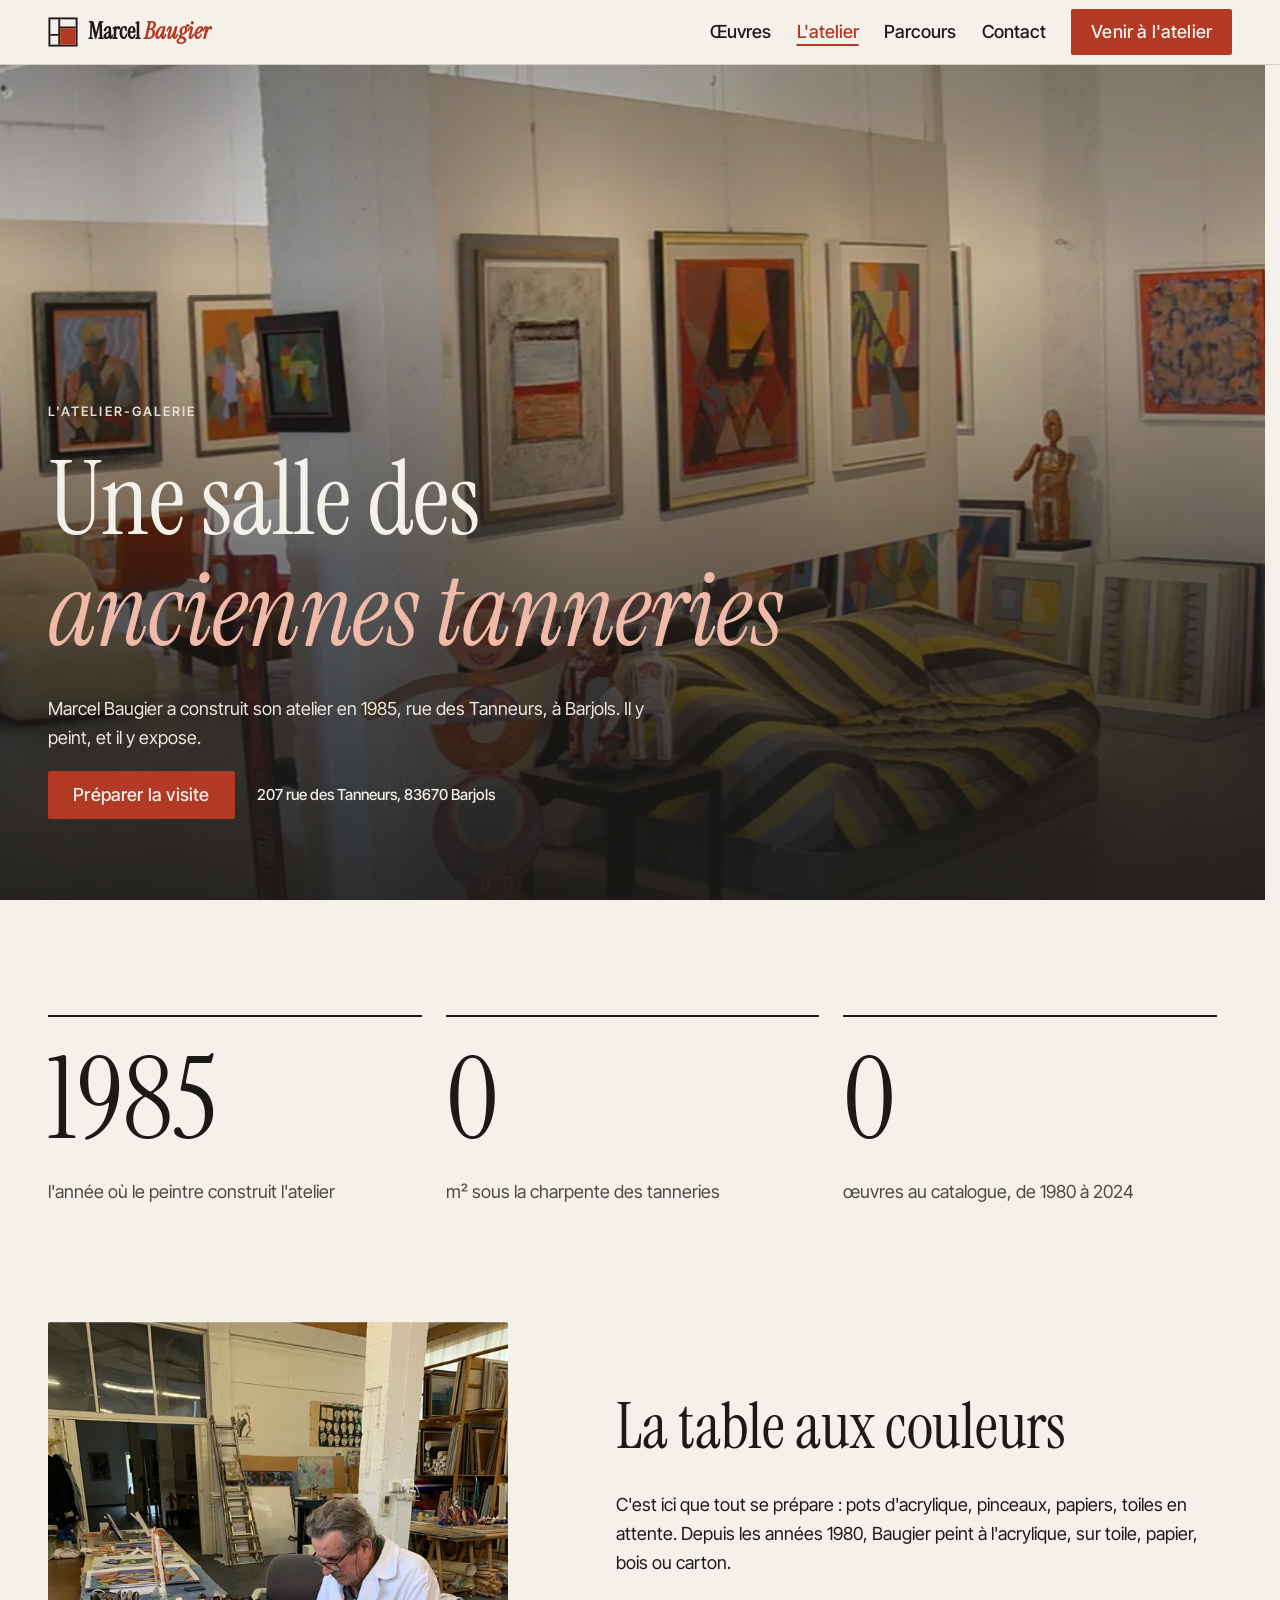
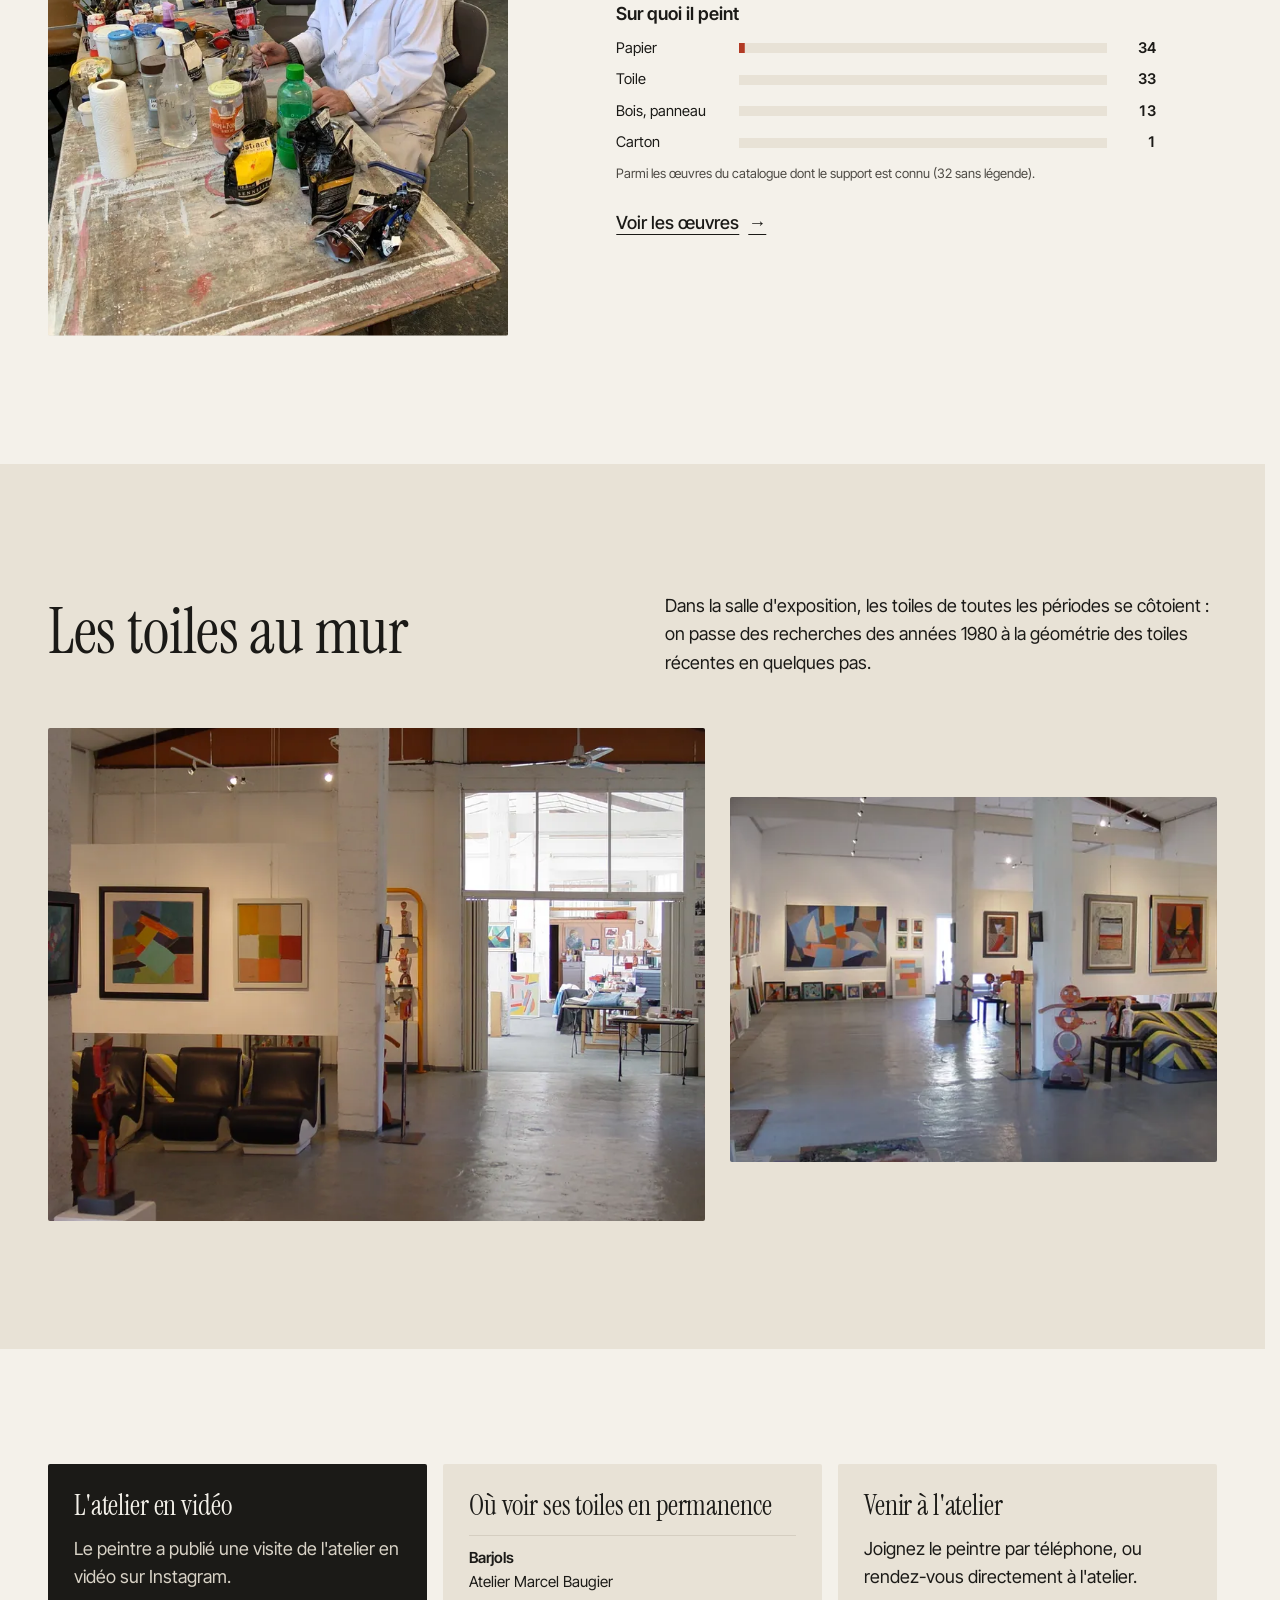
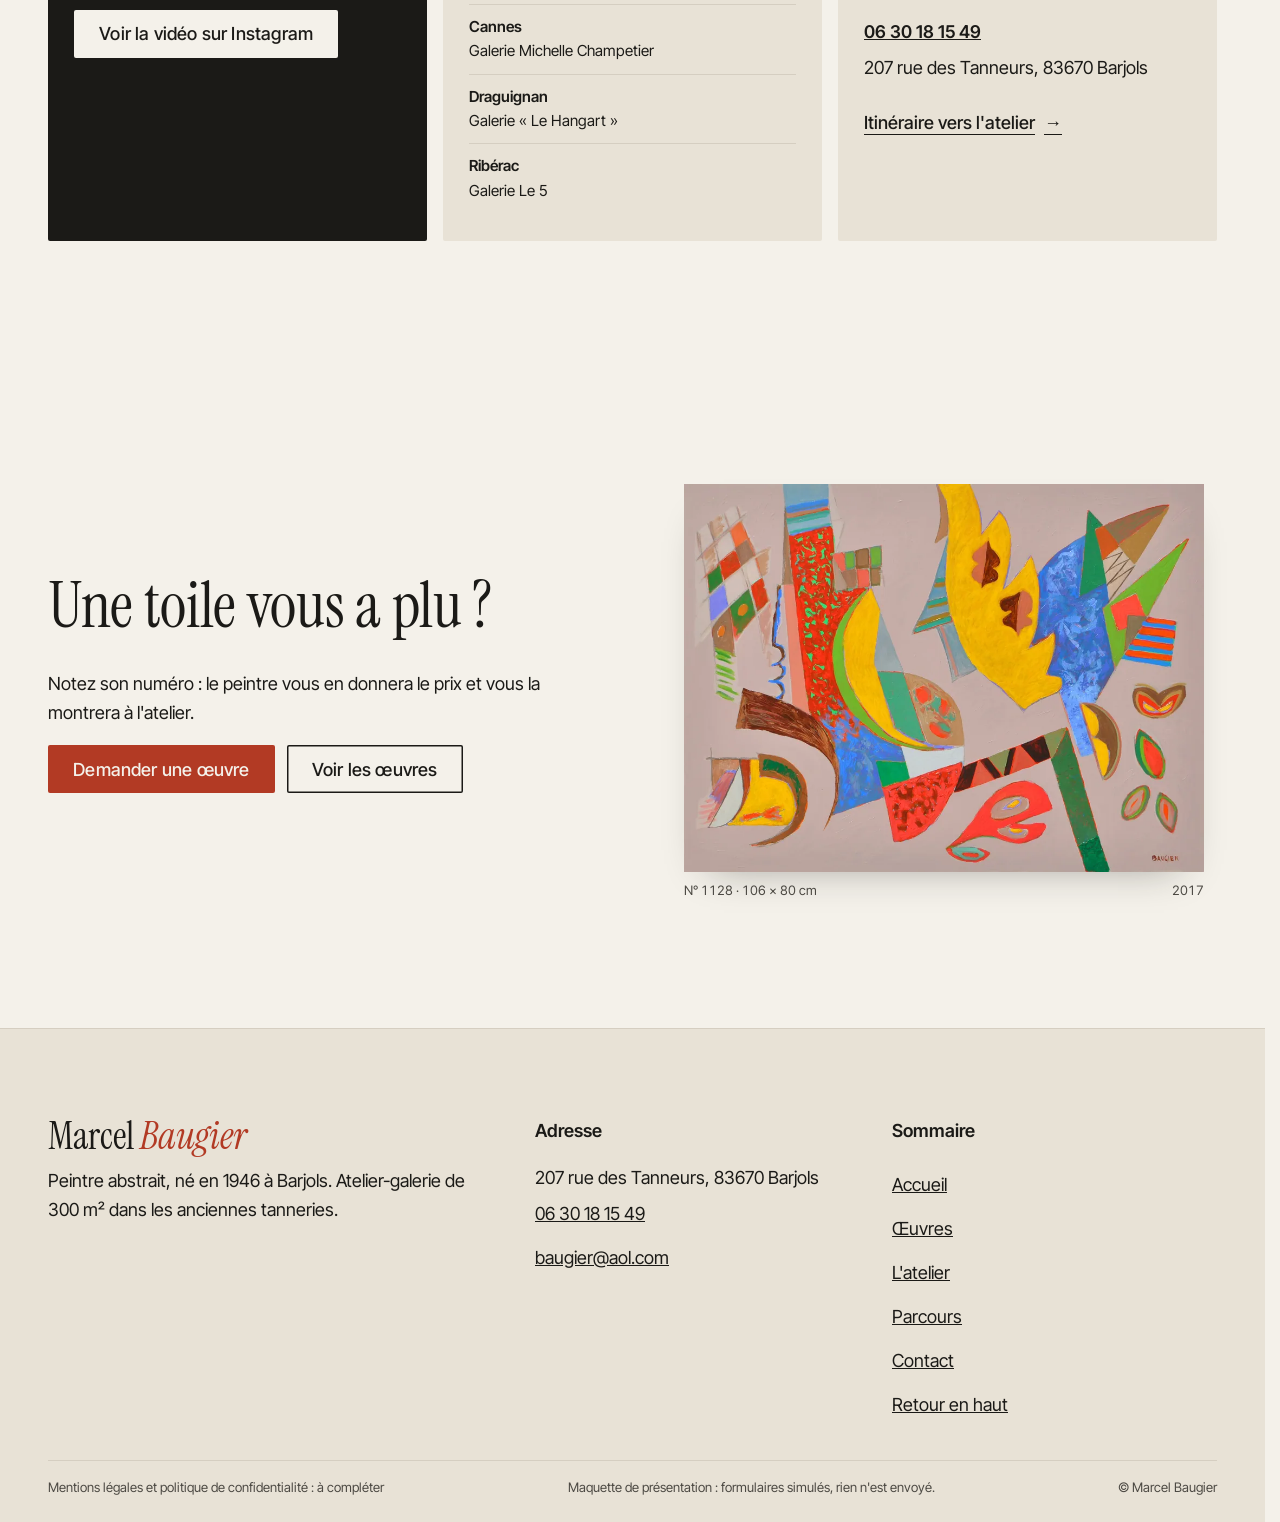
<file: atelier.html>
<!doctype html>
<html lang="fr" data-v="2" data-curseur>
<head>
<meta charset="utf-8">
<meta name="viewport" content="width=device-width, initial-scale=1, viewport-fit=cover">
<title>L&#39;atelier-galerie : 300 m² dans les anciennes tanneries de Barjols</title>
<meta name="description" content="Construit en 1985 par le peintre dans une salle des anciennes tanneries, l&#39;atelier-galerie de Marcel Baugier réunit atelier et salle d&#39;exposition, 207 rue des Tanneurs à Barjols.">
<meta name="robots" content="noindex, nofollow">
<link rel="canonical" href="https://baugier-maquette.vercel.app/atelier">
<style>:root{--fond:#F4F1EA;--texte:#1B1A17;--voile-fond:#E6DFD2;--ouverture-fond:#F4F1EA;--menu-fond:#1B1A17}:root { --entete-h: 72px; --barres-h: 0px; } html { background: var(--fond); color: var(--texte); scrollbar-gutter: stable; } body { margin: 0; background: var(--fond); } html.js:not(.secours):not([data-arrivee="retour"]) [data-anime] { opacity: 0; } html.js:not(.secours):not([data-arrivee="retour"]) [data-anime].vu { opacity: 1; } [data-voile] { position: fixed; inset: 0; z-index: 900; background: var(--voile-fond); transform: translateY(100%); visibility: hidden; pointer-events: none; } html[data-arrivee="voile"]:not(.voile-leve):not(.secours) [data-voile] { transform: none; visibility: visible; } html.secours [data-voile] { visibility: hidden !important; } .ouverture-panneau { position: fixed; inset: 0; z-index: 850; display: none; place-content: center; justify-items: center; background: var(--ouverture-fond, var(--voile-fond)); color: var(--fond); text-align: center; } html.js[data-arrivee="intro"]:not(.secours):not(.intro-finie) .ouverture-panneau { display: grid; } html.defilement-bloque, html.defilement-bloque body, html.js[data-arrivee="intro"]:not(.secours):not(.intro-finie), html.js[data-arrivee="intro"]:not(.secours):not(.intro-finie) body, html[data-arrivee="voile"]:not(.voile-leve):not(.secours), html[data-arrivee="voile"]:not(.voile-leve):not(.secours) body { overflow: hidden; } html.js[data-arrivee="intro"]:not(.secours):not(.intro-finie) { background-color: var(--ouverture-fond, var(--voile-fond)); } html[data-arrivee="voile"]:not(.voile-leve):not(.secours) { background-color: var(--voile-fond); }</style>
<script>(function () {
var d = document.documentElement, ss = null, ls = null;
try { ss = window.sessionStorage; ls = window.localStorage; } catch (e) {}
d.classList.add('js');
var nav = performance.getEntriesByType ? performance.getEntriesByType('navigation')[0] : null;
var type = nav ? nav.type : 'navigate';
var depart = null;
try { depart = JSON.parse(ss.getItem('socle:depart') || 'null'); ss.removeItem('socle:depart'); } catch (e) {}
if (depart && !(Date.now() - depart.t < 15000)) depart = null;
var mode = type === 'back_forward' ? 'retour' : type === 'reload' ? 'intro' : depart ? 'voile' : 'intro';
d.setAttribute('data-arrivee', mode);
if (mode === 'voile' && depart.couleur) d.style.setProperty('--voile-fond', depart.couleur);
if (type === 'reload' && 'scrollRestoration' in history) {
history.scrollRestoration = 'manual';
}
try {
var choisie = ls && ls.getItem('socle:langue');
var langue = (d.lang || '').slice(0, 2);
if (choisie && choisie !== langue && type === 'navigate' && !depart) {
var alt = document.querySelector('link[rel="alternate"][hreflang="' + choisie + '"]');
if (alt) location.replace(new URL(alt.href).pathname + location.search + location.hash);
}
} catch (e) {}
setTimeout(function () { if (!d.classList.contains('demarre')) d.classList.add('secours'); }, 2000);
})();</script>
<link rel="preload" href="/assets/fonts/instrument-serif-latin-400-normal.woff2" as="font" type="font/woff2" crossorigin>
<link rel="preload" href="/assets/fonts/inter-tight-latin-400-normal.woff2" as="font" type="font/woff2" crossorigin>
<link rel="stylesheet" href="/assets/css/socle.css?v=2">
<link rel="stylesheet" href="/assets/css/site.css?v=2">
<link rel="modulepreload" href="/assets/js/site.js?v=2">
<link rel="modulepreload" href="/assets/js/socle/index.js?v=2">
<script src="/assets/vendor/gsap.min.js" defer></script>
<script src="/assets/vendor/ScrollTrigger.min.js" defer></script>
<script src="/assets/vendor/SplitText.min.js" defer></script>
<script type="module" src="/assets/js/site.js?v=2"></script>
<meta name="theme-color" content="#F4F1EA">
<link rel="icon" href="/assets/images/favicon.svg" type="image/svg+xml">
<link rel="apple-touch-icon" href="/assets/images/apple-touch-icon.png">
<meta property="og:type" content="website">
<meta property="og:site_name" content="Galerie Baugier">
<meta property="og:locale" content="fr_FR">
<meta property="og:title" content="L&#39;atelier-galerie : 300 m² dans les anciennes tanneries de Barjols">
<meta property="og:description" content="Construit en 1985 par le peintre dans une salle des anciennes tanneries, l&#39;atelier-galerie de Marcel Baugier réunit atelier et salle d&#39;exposition, 207 rue des Tanneurs à Barjols.">
<meta property="og:url" content="https://baugier-maquette.vercel.app/atelier">
<meta property="og:image" content="https://baugier-maquette.vercel.app/assets/partage/atelier-fr.jpg">
<meta property="og:image:width" content="1200">
<meta property="og:image:height" content="630">
<meta property="og:image:alt" content="La salle d&#39;exposition de l&#39;atelier Baugier à Barjols">
<meta name="twitter:card" content="summary_large_image">
<script type="application/ld+json">{"@context":"https://schema.org","@type":"ArtGallery","name":"Galerie Baugier, atelier de Marcel Baugier","url":"https://baugier-maquette.vercel.app/","telephone":"+33630181549","email":"baugier@aol.com","address":{"@type":"PostalAddress","streetAddress":"207 rue des Tanneurs","postalCode":"83670","addressLocality":"Barjols","addressCountry":"FR"},"founder":{"@type":"Person","name":"Marcel Baugier","birthDate":"1946-06-13","birthPlace":"Barjols","jobTitle":"Peintre"},"description":"Atelier-galerie de 300 m² du peintre abstrait Marcel Baugier, installé depuis 1985 dans une salle des anciennes tanneries de Barjols (Var)."}</script>
</head>
<body id="haut">
<div data-voile data-forme="rideau" aria-hidden="true"><div class="voile-contenu"><img src="/assets/images/logo-clair.svg" alt="" width="56" height="56"><span data-voile-libelle>L&#39;atelier</span></div></div>
<div class="ouverture-panneau" data-ouverture aria-hidden="true">
  <img class="ouverture-logo" src="/assets/images/logo-clair.svg" alt="" width="64" height="64" data-ouverture-objet>
  <p class="ouverture-nom">Marcel Baugier</p>
  <span class="ouverture-trait"></span>
  <p class="ouverture-ligne">Atelier-galerie · Barjols</p>
</div>
<a class="evitement" href="#contenu">Aller au contenu</a>
<header data-entete>
  <div class="entete-rangee">
    <a class="entete-logo" href="/" data-libelle="Accueil">
      <img src="/assets/images/logo.svg" alt="" width="34" height="34"><span>Marcel <em>Baugier</em></span>
    </a>
    <nav data-nav aria-label="Navigation principale">
      <ul><li><a href="/oeuvres" data-libelle="Œuvres">Œuvres</a></li><li><a href="/atelier" data-libelle="L&#39;atelier" aria-current="page">L&#39;atelier</a></li><li><a href="/parcours" data-libelle="Parcours">Parcours</a></li><li><a href="/contact" data-libelle="Contact">Contact</a></li></ul>
    </nav>
    <div class="entete-actions">
      <a class="bouton" href="/contact#venir" data-libelle="Contact">Venir à l&#39;atelier</a>
      <button type="button" data-menu-bouton aria-controls="menu" aria-expanded="false" data-libelle-ouvrir="Menu" data-libelle-fermer="Fermer"><span data-libelle-bouton>Menu</span></button>
      <a class="menu-sansjs" href="#menu" data-menu-lien>Menu</a>
    </div>
  </div>
</header>
<script>/* Avant le premier affichage : rangées de la navigation (même règle que ajusterNav dans assets/js/socle/entete.js)
   et hauteur réelle de l'en-tête, pour que rien ne saute quand le JavaScript du site prend la main. */
(function () {
  var h = document.documentElement, u = document.querySelector('[data-nav] ul'), e = document.querySelector('[data-entete]');
  if (u) {
    var deborde = function () { return u.scrollWidth > u.clientWidth + 1; }, c = deborde();
    if (c && window.matchMedia('(min-width: 900px)').matches) {
      h.classList.add('nav-deux-rangees'); c = deborde();
      if (c) { h.classList.add('nav-deux-lignes'); var a = u.querySelector('a'); c = !a || u.getBoundingClientRect().height > a.getBoundingClientRect().height * 2.5; }
      if (c) h.classList.remove('nav-deux-rangees', 'nav-deux-lignes');
    }
    if (c) h.classList.add('nav-compacte');
  }
  if (e) h.style.setProperty('--entete-h', Math.round(e.getBoundingClientRect().height) + 'px');
})();</script>
<span id="menu-ferme" aria-hidden="true"></span>
<div id="menu" data-menu role="dialog" aria-modal="true" aria-label="Menu">
  <p class="menu-sansjs-fermer"><a href="#menu-ferme">Fermer</a></p>
  <ul><li style="--i:0"><a href="/" class="menu-lien" data-libelle="Accueil">Accueil</a></li><li style="--i:1"><a href="/oeuvres" class="menu-lien" data-libelle="Œuvres">Œuvres</a></li><li style="--i:2"><a href="/atelier" class="menu-lien" data-libelle="L&#39;atelier" aria-current="page">L&#39;atelier</a></li><li style="--i:3"><a href="/parcours" class="menu-lien" data-libelle="Parcours">Parcours</a></li><li style="--i:4"><a href="/contact" class="menu-lien" data-libelle="Contact">Contact</a></li></ul>
  <p><a class="bouton" href="tel:+33630181549">Appeler 06 30 18 15 49</a></p>
</div>
<main id="contenu" tabindex="-1">
<section class="atelier-tete" id="debut">
  <figure class="media atelier-tete-fond" data-iris-centre data-fx="parallaxe" data-fx-force="8" style="--cadrage:50% 45%">
  <picture><source media="(max-width: 760px) and (orientation: portrait)" srcset="/assets/images/atelier-salle-1-mobile-640.webp 640w, /assets/images/atelier-salle-1-mobile-1080.webp 1080w" sizes="100vw">
    <img src="/assets/images/atelier-salle-1-1280.webp" srcset="/assets/images/atelier-salle-1-640.webp 640w, /assets/images/atelier-salle-1-1280.webp 1280w, /assets/images/atelier-salle-1-1920.webp 1920w" sizes="100vw" alt="La salle d&#39;exposition de l&#39;atelier Baugier : toiles sur les murs blancs, verrière et charpente" width="1280" height="720" fetchpriority="high" loading="eager" decoding="async">
  </picture>
</figure>
  <div class="atelier-tete-texte conteneur">
    <p class="surtitre" data-anime="gsap" data-tete>L&#39;atelier-galerie</p>
    <h1 class="tete-titre" data-anime="gsap"><span class="ligne-masque"><span class="tete-ligne">Une salle des</span></span><span class="ligne-masque"><span class="tete-ligne"><em>anciennes tanneries</em></span></span></h1>
    <p data-anime="gsap" data-tete class="masque-ecran-tres-bas">Marcel Baugier a construit son atelier en 1985, rue des Tanneurs, à Barjols. Il y peint, et il y expose.</p>
    <p class="actions" data-anime="gsap" data-tete><a href="/contact?sujet=visite#formulaire" class="bouton" data-libelle="Contact" data-action-principale>Préparer la visite</a><span class="info-cle" data-info-cle>207 rue des Tanneurs, 83670 Barjols</span></p>
  </div>
</section>
<section class="atelier-chiffres conteneur" id="chiffres">
  <h2 class="visuellement-cache">L&#39;atelier en trois chiffres</h2>
  <ul class="grands-chiffres" data-anime="cascade" data-visuel>
    <li><strong>1985</strong><span>l&#39;année où le peintre construit l&#39;atelier</span></li>
    <li><strong data-compteur="300">300</strong><span>m² sous la charpente des tanneries</span></li>
    <li><strong data-compteur="113">113</strong><span>œuvres au catalogue, de 1980 à 2024</span></li>
  </ul>
</section>
<section class="bloc-image conteneur" id="table">
  <figure class="media bloc-image-media" data-anime="rideau" style="--cadrage:62% 40%;aspect-ratio:3 / 4">
  <picture>
    <img src="/assets/images/atelier-peintre-1500.webp" srcset="/assets/images/atelier-peintre-640.webp 640w, /assets/images/atelier-peintre-1000.webp 1000w, /assets/images/atelier-peintre-1500.webp 1500w" sizes="(max-width: 760px) 90vw, 40vw" alt="Marcel Baugier à sa table de travail, entouré de pots de couleur" width="1500" height="2000" loading="lazy" decoding="async">
  </picture>
</figure>
  <div>
    <h2 data-anime="lignes">La table aux couleurs</h2>
    <p data-anime>C&#39;est ici que tout se prépare : pots d&#39;acrylique, pinceaux, papiers, toiles en attente. Depuis les années 1980, Baugier peint à l&#39;acrylique, sur toile, papier, bois ou carton.</p>
    <div class="supports" data-effet="supports">
      <p class="supports-titre">Sur quoi il peint</p>
      <ul><li style="--part:1.000"><span class="supports-nom">Papier</span><span class="supports-barre"><i></i></span><span class="supports-n">34</span></li><li style="--part:0.971"><span class="supports-nom">Toile</span><span class="supports-barre"><i></i></span><span class="supports-n">33</span></li><li style="--part:0.382"><span class="supports-nom">Bois, panneau</span><span class="supports-barre"><i></i></span><span class="supports-n">13</span></li><li style="--part:0.029"><span class="supports-nom">Carton</span><span class="supports-barre"><i></i></span><span class="supports-n">1</span></li></ul>
      <p class="supports-note">Parmi les œuvres du catalogue dont le support est connu (32 sans légende).</p>
    </div>
    <p data-anime><a href="/oeuvres" class="lien-fleche" data-libelle="Œuvres">Voir les œuvres</a></p>
  </div>
</section>
<section class="salles-photos" id="salles">
  <div class="conteneur salles-photos-tete">
    <h2 data-anime="lignes">Les toiles au mur</h2>
    <p data-anime>Dans la salle d&#39;exposition, les toiles de toutes les périodes se côtoient : on passe des recherches des années 1980 à la géométrie des toiles récentes en quelques pas.</p>
  </div>
  <div class="salles-photos-grille conteneur">
    <figure class="media salles-photo" data-fx="parallaxe" data-fx-force="6" style="--cadrage:50% 50%;aspect-ratio:4 / 3">
  <picture>
    <img src="/assets/images/atelier-salle-2-1600.webp" srcset="/assets/images/atelier-salle-2-640.webp 640w, /assets/images/atelier-salle-2-1024.webp 1024w, /assets/images/atelier-salle-2-1600.webp 1600w" sizes="(max-width: 760px) 90vw, 55vw" alt="Une partie de la salle d&#39;exposition : toiles, sculptures et canapé, verrière au fond" width="1600" height="1200" loading="lazy" decoding="async">
  </picture>
</figure>
    <figure class="media salles-photo salles-photo--2" data-fx="parallaxe" data-fx-force="10" style="--cadrage:50% 50%;aspect-ratio:4 / 3">
  <picture>
    <img src="/assets/images/atelier-salle-3-1600.webp" srcset="/assets/images/atelier-salle-3-640.webp 640w, /assets/images/atelier-salle-3-1024.webp 1024w, /assets/images/atelier-salle-3-1600.webp 1600w" sizes="(max-width: 760px) 90vw, 40vw" alt="Les murs de l&#39;atelier couverts de toiles, sous la charpente" width="1600" height="1200" loading="lazy" decoding="async">
  </picture>
</figure>
  </div>
</section>
<section class="atelier-infos conteneur" id="visiter">
  <div class="carte-info carte-info--sombre" data-anime>
    <h2>L&#39;atelier en vidéo</h2>
    <p>Le peintre a publié une visite de l&#39;atelier en vidéo sur Instagram.</p>
    <a class="bouton bouton--clair" href="https://www.instagram.com/p/DAv-hmgxcHW/" target="_blank" rel="noopener">Voir la vidéo sur Instagram</a>
  </div>
  <div class="carte-info" data-anime>
    <h2>Où voir ses toiles en permanence</h2>
    <ul class="liste-lieux" data-anime="cascade">
      <li><strong>Barjols</strong> Atelier Marcel Baugier</li>
      <li><strong>Cannes</strong> Galerie Michelle Champetier</li>
      <li><strong>Draguignan</strong> Galerie « Le Hangart »</li>
      <li><strong>Ribérac</strong> Galerie Le 5</li>
    </ul>
  </div>
  <div class="carte-info" data-anime>
    <h2>Venir à l&#39;atelier</h2>
    <p>Joignez le peintre par téléphone, ou rendez-vous directement à l&#39;atelier.</p>
    <p class="coord"><a href="tel:+33630181549">06 30 18 15 49</a><br>207 rue des Tanneurs, 83670 Barjols</p>
    <a href="/contact#venir" class="lien-fleche" data-libelle="Contact">Itinéraire vers l&#39;atelier</a>
  </div>
</section>
<section class="fin-oeuvre" id="fin">
  <div class="conteneur fin-oeuvre-grille">
    <div>
      <h2 data-anime="lignes">Une toile vous a plu ?</h2>
      <p data-anime>Notez son numéro : le peintre vous en donnera le prix et vous la montrera à l&#39;atelier.</p>
      <p class="fin-actions" data-anime><a href="/contact?sujet=oeuvre#formulaire" class="bouton" data-libelle="Contact">Demander une œuvre</a> <a href="/oeuvres" class="bouton bouton--contour" data-libelle="Œuvres">Voir les œuvres</a></p>
    </div>
    <figure class="oeuvre fin-oeuvre-toile" style="--r:1.3396;--teinte:#fab500" data-teinte="#fab500">
  <a href="/oeuvres?oeuvre=1128" class="oeuvre-lien" data-libelle="Œuvres" aria-label="Ouvrir N° 1128, 2017"><figure class="media oeuvre-media" style="--cadrage:50% 50%">
  <picture>
    <img src="/assets/images/o-1128-106x80-toile-2017-1600.webp" srcset="/assets/images/o-1128-106x80-toile-2017-480.webp 480w, /assets/images/o-1128-106x80-toile-2017-960.webp 960w, /assets/images/o-1128-106x80-toile-2017-1600.webp 1600w" sizes="(max-width: 760px) 90vw, 45vw" alt="Marcel Baugier, N° 1128, acrylique sur toile, 106 × 80 cm, 2017" width="1600" height="1194" loading="lazy" decoding="async">
  </picture>
</figure></a>
  <figcaption class="cartel"><span>N° 1128 · 106 × 80 cm</span><span>2017</span></figcaption>
</figure>
  </div>
</section>
</main>
<footer class="pied" id="pied">
  <div class="conteneur pied-grille">
    <div class="pied-marque">
      <p class="pied-nom">Marcel <em>Baugier</em></p>
      <p>Peintre abstrait, né en 1946 à Barjols. Atelier-galerie de 300 m² dans les anciennes tanneries.</p>
    </div>
    <div>
      <p><strong>Adresse</strong></p>
      <p>207 rue des Tanneurs, 83670 Barjols<br><a href="tel:+33630181549">06 30 18 15 49</a><br><a href="mailto:baugier@aol.com">baugier@aol.com</a></p>
    </div>
    <nav aria-label="Sommaire">
      <p><strong>Sommaire</strong></p>
      <ul><li><a href="/" data-libelle="Accueil">Accueil</a></li><li><a href="/oeuvres" data-libelle="Œuvres">Œuvres</a></li><li><a href="/atelier" data-libelle="L&#39;atelier" aria-current="page">L&#39;atelier</a></li><li><a href="/parcours" data-libelle="Parcours">Parcours</a></li><li><a href="/contact" data-libelle="Contact">Contact</a></li><li><a href="#haut" data-sans-transition>Retour en haut</a></li></ul>
    </nav>
  </div>
  <div class="conteneur pied-bas"><p>Mentions légales et politique de confidentialité : à compléter</p><p>Maquette de présentation : formulaires simulés, rien n&#39;est envoyé.</p><p>© Marcel Baugier</p></div>
</footer>
<div data-barre-fixe>
  <a class="bouton bouton--contour" href="tel:+33630181549">Appeler</a>
  <a class="bouton" href="/contact#venir" data-libelle="Contact">Venir à l&#39;atelier</a>
</div>
</body>
</html>
</file>
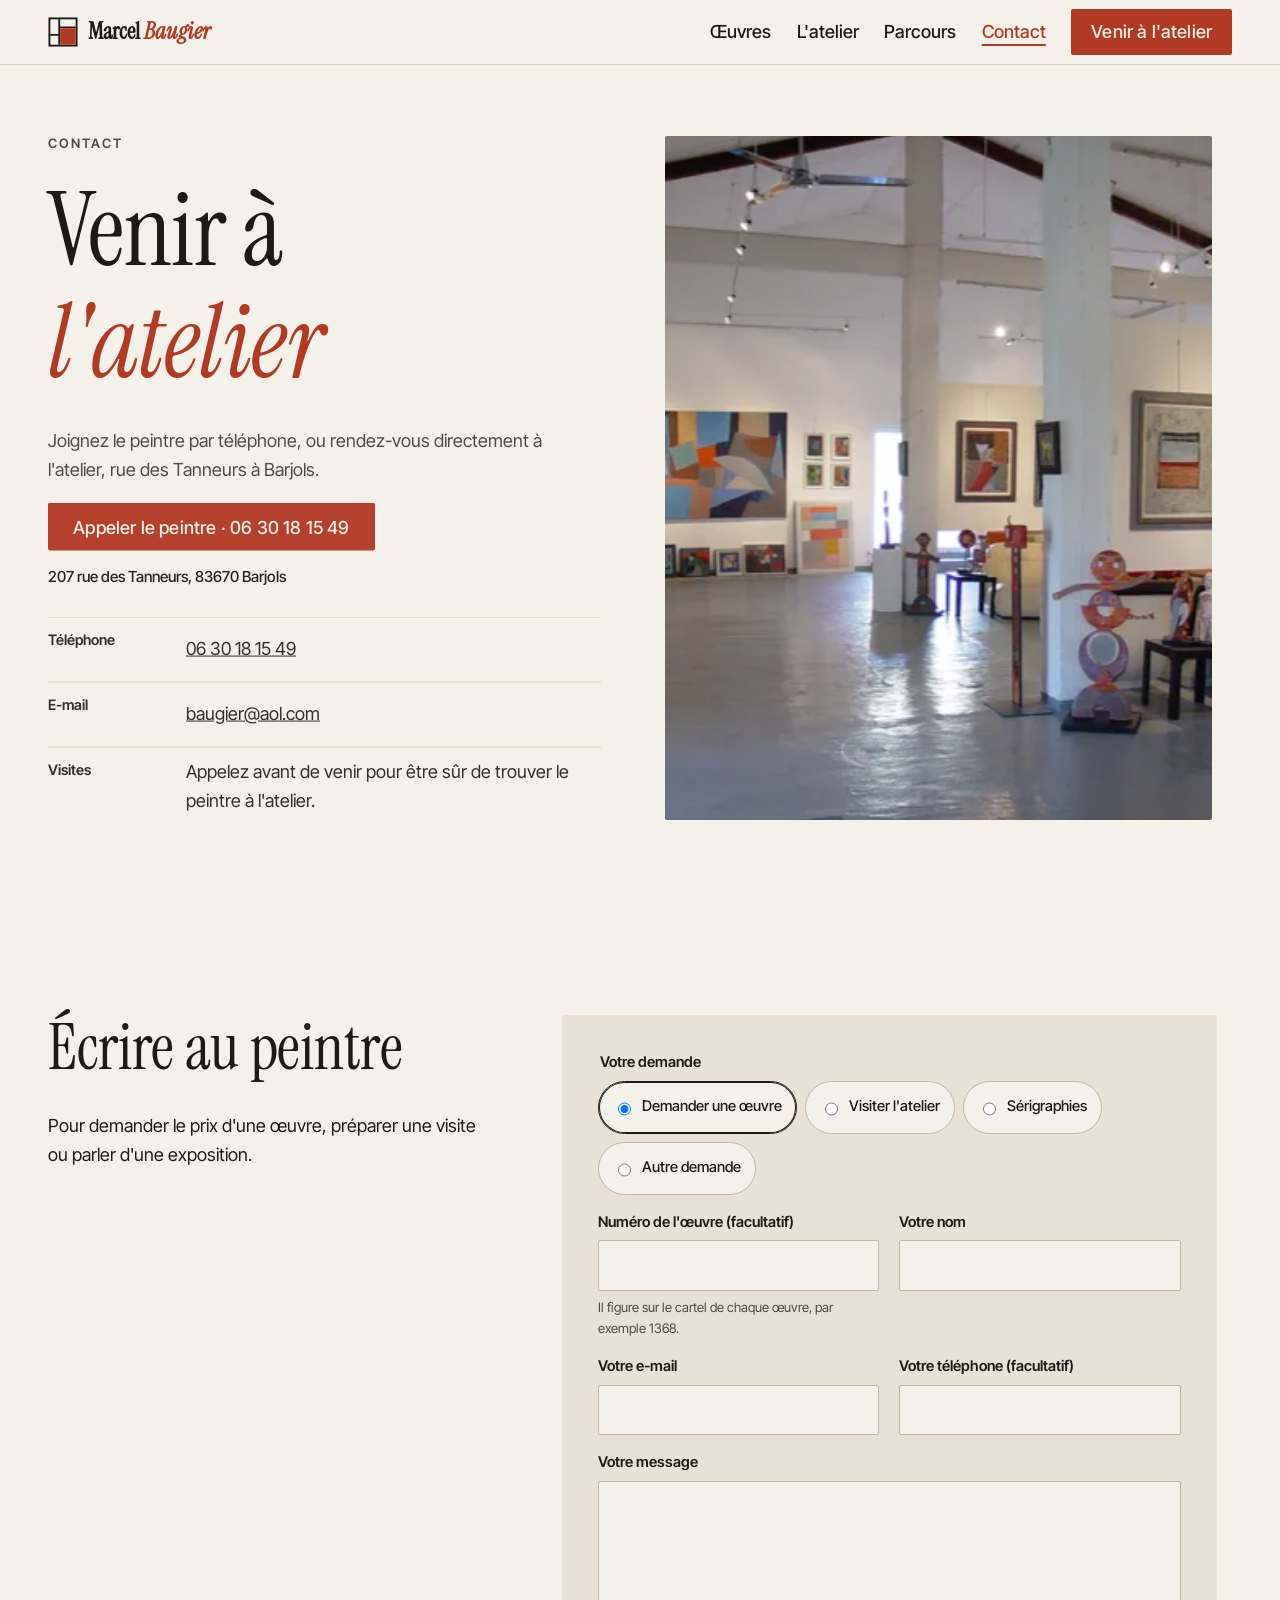
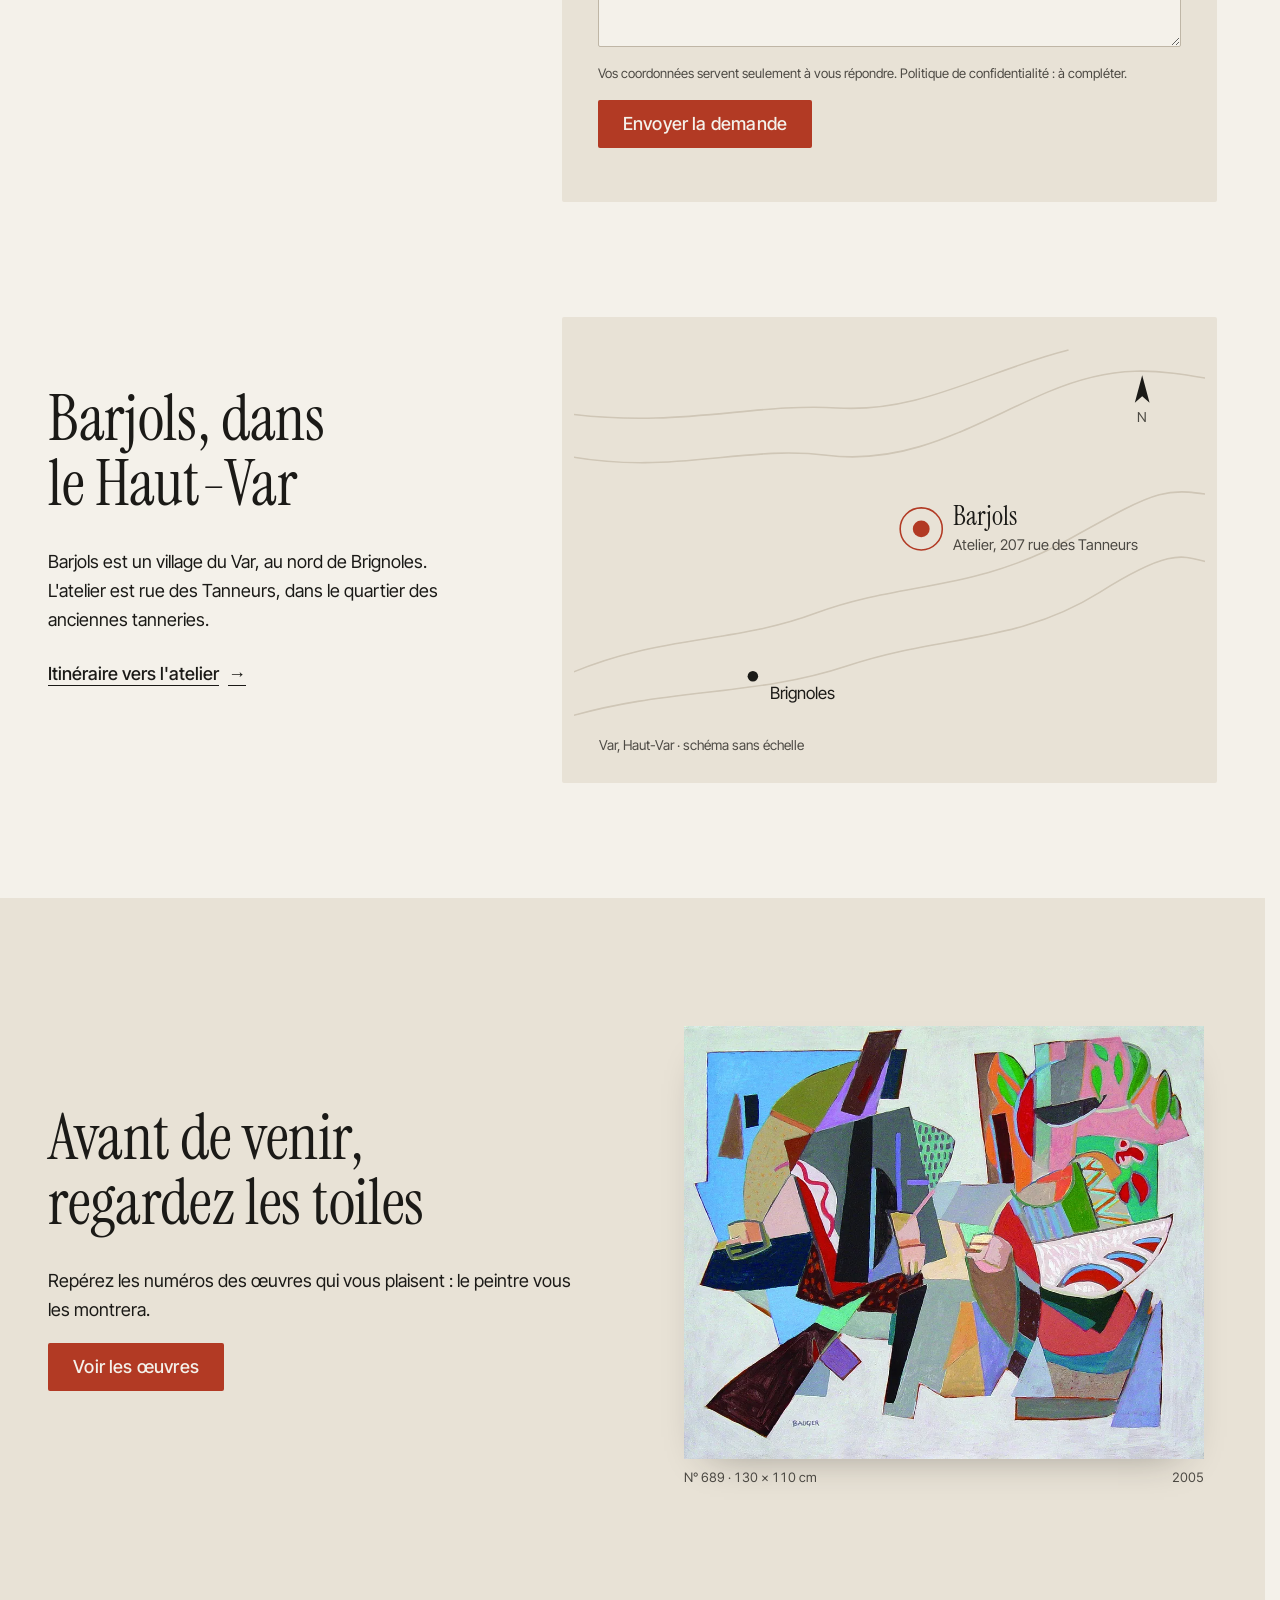
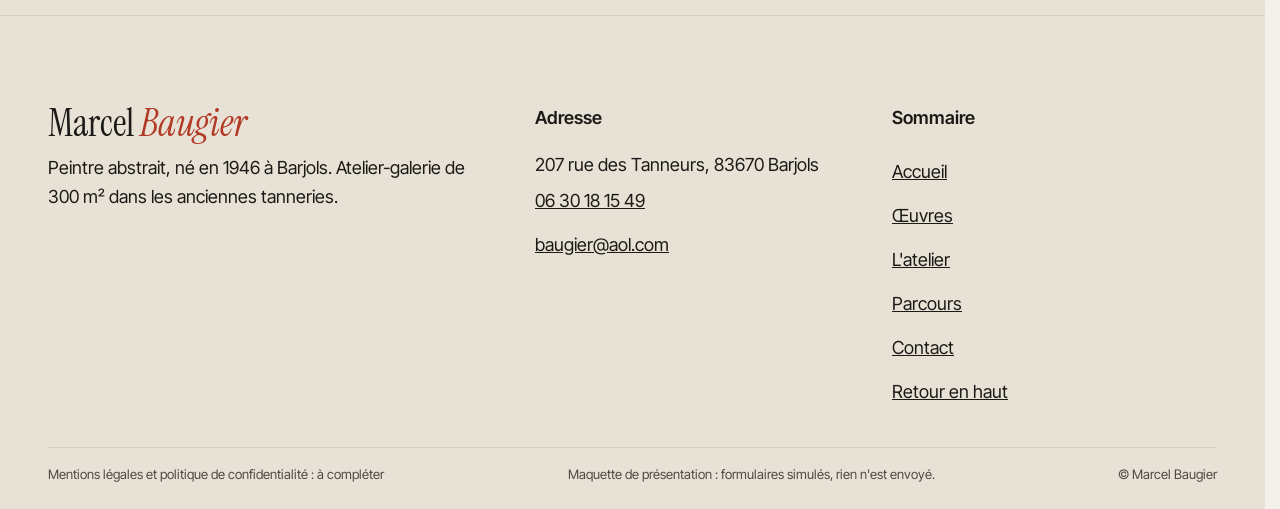
<file: contact.html>
<!doctype html>
<html lang="fr" data-v="2" data-curseur>
<head>
<meta charset="utf-8">
<meta name="viewport" content="width=device-width, initial-scale=1, viewport-fit=cover">
<title>Contact : venir à l&#39;atelier de Marcel Baugier à Barjols</title>
<meta name="description" content="Téléphone, e-mail et adresse de l&#39;atelier-galerie Baugier, 207 rue des Tanneurs à Barjols. Demander une œuvre, préparer une visite.">
<meta name="robots" content="noindex, nofollow">
<link rel="canonical" href="https://baugier-maquette.vercel.app/contact">
<style>:root{--fond:#F4F1EA;--texte:#1B1A17;--voile-fond:#E6DFD2;--ouverture-fond:#F4F1EA;--menu-fond:#1B1A17}:root { --entete-h: 72px; --barres-h: 0px; } html { background: var(--fond); color: var(--texte); scrollbar-gutter: stable; } body { margin: 0; background: var(--fond); } html.js:not(.secours):not([data-arrivee="retour"]) [data-anime] { opacity: 0; } html.js:not(.secours):not([data-arrivee="retour"]) [data-anime].vu { opacity: 1; } [data-voile] { position: fixed; inset: 0; z-index: 900; background: var(--voile-fond); transform: translateY(100%); visibility: hidden; pointer-events: none; } html[data-arrivee="voile"]:not(.voile-leve):not(.secours) [data-voile] { transform: none; visibility: visible; } html.secours [data-voile] { visibility: hidden !important; } .ouverture-panneau { position: fixed; inset: 0; z-index: 850; display: none; place-content: center; justify-items: center; background: var(--ouverture-fond, var(--voile-fond)); color: var(--fond); text-align: center; } html.js[data-arrivee="intro"]:not(.secours):not(.intro-finie) .ouverture-panneau { display: grid; } html.defilement-bloque, html.defilement-bloque body, html.js[data-arrivee="intro"]:not(.secours):not(.intro-finie), html.js[data-arrivee="intro"]:not(.secours):not(.intro-finie) body, html[data-arrivee="voile"]:not(.voile-leve):not(.secours), html[data-arrivee="voile"]:not(.voile-leve):not(.secours) body { overflow: hidden; } html.js[data-arrivee="intro"]:not(.secours):not(.intro-finie) { background-color: var(--ouverture-fond, var(--voile-fond)); } html[data-arrivee="voile"]:not(.voile-leve):not(.secours) { background-color: var(--voile-fond); }</style>
<script>(function () {
var d = document.documentElement, ss = null, ls = null;
try { ss = window.sessionStorage; ls = window.localStorage; } catch (e) {}
d.classList.add('js');
var nav = performance.getEntriesByType ? performance.getEntriesByType('navigation')[0] : null;
var type = nav ? nav.type : 'navigate';
var depart = null;
try { depart = JSON.parse(ss.getItem('socle:depart') || 'null'); ss.removeItem('socle:depart'); } catch (e) {}
if (depart && !(Date.now() - depart.t < 15000)) depart = null;
var mode = type === 'back_forward' ? 'retour' : type === 'reload' ? 'intro' : depart ? 'voile' : 'intro';
d.setAttribute('data-arrivee', mode);
if (mode === 'voile' && depart.couleur) d.style.setProperty('--voile-fond', depart.couleur);
if (type === 'reload' && 'scrollRestoration' in history) {
history.scrollRestoration = 'manual';
}
try {
var choisie = ls && ls.getItem('socle:langue');
var langue = (d.lang || '').slice(0, 2);
if (choisie && choisie !== langue && type === 'navigate' && !depart) {
var alt = document.querySelector('link[rel="alternate"][hreflang="' + choisie + '"]');
if (alt) location.replace(new URL(alt.href).pathname + location.search + location.hash);
}
} catch (e) {}
setTimeout(function () { if (!d.classList.contains('demarre')) d.classList.add('secours'); }, 2000);
})();</script>
<link rel="preload" href="/assets/fonts/instrument-serif-latin-400-normal.woff2" as="font" type="font/woff2" crossorigin>
<link rel="preload" href="/assets/fonts/inter-tight-latin-400-normal.woff2" as="font" type="font/woff2" crossorigin>
<link rel="stylesheet" href="/assets/css/socle.css?v=2">
<link rel="stylesheet" href="/assets/css/site.css?v=2">
<link rel="modulepreload" href="/assets/js/site.js?v=2">
<link rel="modulepreload" href="/assets/js/socle/index.js?v=2">
<script src="/assets/vendor/gsap.min.js" defer></script>
<script src="/assets/vendor/ScrollTrigger.min.js" defer></script>
<script src="/assets/vendor/SplitText.min.js" defer></script>
<script type="module" src="/assets/js/site.js?v=2"></script>
<meta name="theme-color" content="#F4F1EA">
<link rel="icon" href="/assets/images/favicon.svg" type="image/svg+xml">
<link rel="apple-touch-icon" href="/assets/images/apple-touch-icon.png">
<meta property="og:type" content="website">
<meta property="og:site_name" content="Galerie Baugier">
<meta property="og:locale" content="fr_FR">
<meta property="og:title" content="Contact : venir à l&#39;atelier de Marcel Baugier à Barjols">
<meta property="og:description" content="Téléphone, e-mail et adresse de l&#39;atelier-galerie Baugier, 207 rue des Tanneurs à Barjols. Demander une œuvre, préparer une visite.">
<meta property="og:url" content="https://baugier-maquette.vercel.app/contact">
<meta property="og:image" content="https://baugier-maquette.vercel.app/assets/partage/contact-fr.jpg">
<meta property="og:image:width" content="1200">
<meta property="og:image:height" content="630">
<meta property="og:image:alt" content="Venir à l&#39;atelier Baugier à Barjols">
<meta name="twitter:card" content="summary_large_image">
<script type="application/ld+json">{"@context":"https://schema.org","@type":"ArtGallery","name":"Galerie Baugier, atelier de Marcel Baugier","url":"https://baugier-maquette.vercel.app/","telephone":"+33630181549","email":"baugier@aol.com","address":{"@type":"PostalAddress","streetAddress":"207 rue des Tanneurs","postalCode":"83670","addressLocality":"Barjols","addressCountry":"FR"},"founder":{"@type":"Person","name":"Marcel Baugier","birthDate":"1946-06-13","birthPlace":"Barjols","jobTitle":"Peintre"},"description":"Atelier-galerie de 300 m² du peintre abstrait Marcel Baugier, installé depuis 1985 dans une salle des anciennes tanneries de Barjols (Var)."}</script>
</head>
<body id="haut">
<div data-voile data-forme="rideau" aria-hidden="true"><div class="voile-contenu"><img src="/assets/images/logo-clair.svg" alt="" width="56" height="56"><span data-voile-libelle>Contact</span></div></div>
<div class="ouverture-panneau" data-ouverture aria-hidden="true">
  <img class="ouverture-logo" src="/assets/images/logo-clair.svg" alt="" width="64" height="64" data-ouverture-objet>
  <p class="ouverture-nom">Marcel Baugier</p>
  <span class="ouverture-trait"></span>
  <p class="ouverture-ligne">Atelier-galerie · Barjols</p>
</div>
<a class="evitement" href="#contenu">Aller au contenu</a>
<header data-entete>
  <div class="entete-rangee">
    <a class="entete-logo" href="/" data-libelle="Accueil">
      <img src="/assets/images/logo.svg" alt="" width="34" height="34"><span>Marcel <em>Baugier</em></span>
    </a>
    <nav data-nav aria-label="Navigation principale">
      <ul><li><a href="/oeuvres" data-libelle="Œuvres">Œuvres</a></li><li><a href="/atelier" data-libelle="L&#39;atelier">L&#39;atelier</a></li><li><a href="/parcours" data-libelle="Parcours">Parcours</a></li><li><a href="/contact" data-libelle="Contact" aria-current="page">Contact</a></li></ul>
    </nav>
    <div class="entete-actions">
      <a class="bouton" href="/contact#venir" data-libelle="Contact">Venir à l&#39;atelier</a>
      <button type="button" data-menu-bouton aria-controls="menu" aria-expanded="false" data-libelle-ouvrir="Menu" data-libelle-fermer="Fermer"><span data-libelle-bouton>Menu</span></button>
      <a class="menu-sansjs" href="#menu" data-menu-lien>Menu</a>
    </div>
  </div>
</header>
<script>/* Avant le premier affichage : rangées de la navigation (même règle que ajusterNav dans assets/js/socle/entete.js)
   et hauteur réelle de l'en-tête, pour que rien ne saute quand le JavaScript du site prend la main. */
(function () {
  var h = document.documentElement, u = document.querySelector('[data-nav] ul'), e = document.querySelector('[data-entete]');
  if (u) {
    var deborde = function () { return u.scrollWidth > u.clientWidth + 1; }, c = deborde();
    if (c && window.matchMedia('(min-width: 900px)').matches) {
      h.classList.add('nav-deux-rangees'); c = deborde();
      if (c) { h.classList.add('nav-deux-lignes'); var a = u.querySelector('a'); c = !a || u.getBoundingClientRect().height > a.getBoundingClientRect().height * 2.5; }
      if (c) h.classList.remove('nav-deux-rangees', 'nav-deux-lignes');
    }
    if (c) h.classList.add('nav-compacte');
  }
  if (e) h.style.setProperty('--entete-h', Math.round(e.getBoundingClientRect().height) + 'px');
})();</script>
<span id="menu-ferme" aria-hidden="true"></span>
<div id="menu" data-menu role="dialog" aria-modal="true" aria-label="Menu">
  <p class="menu-sansjs-fermer"><a href="#menu-ferme">Fermer</a></p>
  <ul><li style="--i:0"><a href="/" class="menu-lien" data-libelle="Accueil">Accueil</a></li><li style="--i:1"><a href="/oeuvres" class="menu-lien" data-libelle="Œuvres">Œuvres</a></li><li style="--i:2"><a href="/atelier" class="menu-lien" data-libelle="L&#39;atelier">L&#39;atelier</a></li><li style="--i:3"><a href="/parcours" class="menu-lien" data-libelle="Parcours">Parcours</a></li><li style="--i:4"><a href="/contact" class="menu-lien" data-libelle="Contact" aria-current="page">Contact</a></li></ul>
  <p><a class="bouton" href="tel:+33630181549">Appeler 06 30 18 15 49</a></p>
</div>
<main id="contenu" tabindex="-1">
<section class="contact-tete" id="debut">
  <div class="contact-tete-texte">
    <p class="surtitre" data-anime="gsap" data-tete>Contact</p>
    <h1 class="tete-titre" data-anime="gsap"><span class="ligne-masque"><span class="tete-ligne">Venir à</span></span><span class="ligne-masque"><span class="tete-ligne"><em>l&#39;atelier</em></span></span></h1>
    <p data-anime="gsap" data-tete class="masque-ecran-tres-bas">Joignez le peintre par téléphone, ou rendez-vous directement à l&#39;atelier, rue des Tanneurs à Barjols.</p>
    <p class="actions" data-anime="gsap" data-tete><a class="bouton" href="tel:+33630181549" data-action-principale>Appeler le peintre · 06 30 18 15 49</a><span class="info-cle" data-info-cle>207 rue des Tanneurs, 83670 Barjols</span></p>
    <dl class="coordonnees" data-anime="gsap" data-tete>
      <div><dt>Téléphone</dt><dd><a href="tel:+33630181549">06 30 18 15 49</a></dd></div>
      <div><dt>E-mail</dt><dd><a href="mailto:baugier@aol.com">baugier@aol.com</a></dd></div>
      <div><dt>Visites</dt><dd>Appelez avant de venir pour être sûr de trouver le peintre à l&#39;atelier.</dd></div>
    </dl>
  </div>
  <figure class="media contact-tete-media" data-iris-centre data-fx="parallaxe" data-fx-force="6" style="--cadrage:50% 50%">
  <picture>
    <img src="/assets/images/atelier-salle-3-1600.webp" srcset="/assets/images/atelier-salle-3-640.webp 640w, /assets/images/atelier-salle-3-1024.webp 1024w, /assets/images/atelier-salle-3-1600.webp 1600w" sizes="(max-width: 760px) 100vw, 46vw" alt="La salle d&#39;exposition de l&#39;atelier Baugier, toiles aux murs" width="1600" height="1200" fetchpriority="high" loading="eager" decoding="async">
  </picture>
</figure>
</section>
<section class="contact-form conteneur" id="formulaire">
  <div class="contact-form-tete">
    <h2 data-anime="lignes">Écrire au peintre</h2>
    <p data-anime>Pour demander le prix d&#39;une œuvre, préparer une visite ou parler d&#39;une exposition.</p>
  </div>
  <form class="formulaire" data-formulaire data-anime action="#" method="post">
    <fieldset class="champ champ--choix">
      <legend>Votre demande</legend>
      <div class="choix">
        <label><input type="radio" name="sujet" value="oeuvre" checked> Demander une œuvre</label>
        <label><input type="radio" name="sujet" value="visite"> Visiter l&#39;atelier</label>
        <label><input type="radio" name="sujet" value="serigraphie"> Sérigraphies</label>
        <label><input type="radio" name="sujet" value="autre"> Autre demande</label>
      </div>
    </fieldset>
    <div class="champ"><label for="f-oeuvre">Numéro de l&#39;œuvre (facultatif)</label><input id="f-oeuvre" name="oeuvre" type="text" inputmode="text" aria-describedby="f-oeuvre-aide"><p class="champ-aide" id="f-oeuvre-aide">Il figure sur le cartel de chaque œuvre, par exemple 1368.</p></div>
    <div class="champ"><label for="f-nom">Votre nom</label><input id="f-nom" name="nom" type="text" autocomplete="name" required></div>
    <div class="champ"><label for="f-courriel">Votre e-mail</label><input id="f-courriel" name="courriel" type="email" autocomplete="email" required></div>
    <div class="champ"><label for="f-tel">Votre téléphone (facultatif)</label><input id="f-tel" name="tel" type="tel" autocomplete="tel"></div>
    <div class="champ champ--large"><label for="f-message">Votre message</label><textarea id="f-message" name="message" rows="5" required></textarea></div>
    <p class="champ-aide champ--large">Vos coordonnées servent seulement à vous répondre. Politique de confidentialité : à compléter.</p>
    <p class="champ--large"><button class="bouton" type="submit">Envoyer la demande</button></p>
    <p class="message-envoi champ--large" data-message-envoi data-texte="Maquette : ce formulaire est simulé, rien n&#39;a été envoyé. Pour une vraie demande, appelez le 06 30 18 15 49." tabindex="-1" hidden aria-live="polite"></p>
  </form>
</section>
<section class="venir conteneur" id="venir">
  <div>
    <h2 data-anime="lignes">Barjols, dans le Haut-Var</h2>
    <p data-anime>Barjols est un village du Var, au nord de Brignoles. L&#39;atelier est rue des Tanneurs, dans le quartier des anciennes tanneries.</p>
    <p data-anime><a class="lien-fleche" href="https://www.google.com/maps/search/?api=1&query=207+rue+des+Tanneurs+83670+Barjols" target="_blank" rel="noopener">Itinéraire vers l&#39;atelier</a></p>
  </div>
  <figure class="carte-var" data-visuel>
    <svg viewBox="0 0 600 420" role="img" aria-labelledby="carte-titre" data-fx="trace">
      <title id="carte-titre">Barjols, dans le Haut-Var, au nord de Brignoles</title>
      <g fill="none" stroke="#CFC6B6" stroke-width="1.5" pointer-events="none">
        <path d="M-10 330 C 80 290 150 300 230 270 S 380 250 470 200 S 560 150 620 160"/>
        <path d="M-10 370 C 90 340 170 350 260 320 S 420 300 500 250 S 580 220 620 225"/>
        <path d="M-10 120 C 90 140 160 110 240 120 S 380 90 450 60 S 560 40 620 50"/>
        <path d="M-10 80 C 100 95 170 70 250 75 S 390 40 470 20"/>
      </g>
      <path d="M170 330 C 220 300 250 250 312 202" fill="none" stroke="#B23A24" stroke-width="2.5" stroke-linecap="round" data-fx-trait/>
      <g data-repere><circle cx="330" cy="190" r="8" fill="#B23A24"/><circle cx="330" cy="190" r="20" fill="none" stroke="#B23A24" stroke-width="1.5"/></g>
      <text x="360" y="186" font-size="26" fill="#1B1A17" font-family="Instrument Serif, Georgia, serif">Barjols</text>
      <text x="360" y="210" font-size="14" fill="#4D4A44" font-family="Inter Tight, Arial, sans-serif">Atelier, 207 rue des Tanneurs</text>
      <circle cx="170" cy="330" r="5" fill="#1B1A17"/>
      <text x="186" y="352" font-size="16" fill="#1B1A17" font-family="Inter Tight, Arial, sans-serif">Brignoles</text>
      <g transform="translate(540 70)" fill="#4D4A44" font-family="Inter Tight, Arial, sans-serif" font-size="13"><path d="M0 -26 L 7 0 L 0 -6 L -7 0 Z" fill="#1B1A17"/><text x="-5" y="18">N</text></g>
      <text x="24" y="400" font-size="13" fill="#4D4A44" font-family="Inter Tight, Arial, sans-serif">Var, Haut-Var · schéma sans échelle</text>
    </svg>
  </figure>
</section>
<section class="fin-oeuvre fin-oeuvre--pierre" id="fin">
  <div class="conteneur fin-oeuvre-grille">
    <div>
      <h2 data-anime="lignes">Avant de venir, regardez les toiles</h2>
      <p data-anime>Repérez les numéros des œuvres qui vous plaisent : le peintre vous les montrera.</p>
      <p class="fin-actions" data-anime><a href="/oeuvres" class="bouton" data-libelle="Œuvres">Voir les œuvres</a></p>
    </div>
    <figure class="oeuvre fin-oeuvre-toile" style="--r:1.2005;--teinte:#54b3f9" data-teinte="#54b3f9">
  <a href="/oeuvres?oeuvre=689" class="oeuvre-lien" data-libelle="Œuvres" aria-label="Ouvrir N° 689, 2005"><figure class="media oeuvre-media" style="--cadrage:50% 50%">
  <picture>
    <img src="/assets/images/o-689-130x110-toile-2005-1600.webp" srcset="/assets/images/o-689-130x110-toile-2005-480.webp 480w, /assets/images/o-689-130x110-toile-2005-960.webp 960w, /assets/images/o-689-130x110-toile-2005-1600.webp 1600w" sizes="(max-width: 760px) 90vw, 40vw" alt="Marcel Baugier, N° 689, acrylique sur toile, 130 × 110 cm, 2005" width="1600" height="1333" loading="lazy" decoding="async">
  </picture>
</figure></a>
  <figcaption class="cartel"><span>N° 689 · 130 × 110 cm</span><span>2005</span></figcaption>
</figure>
  </div>
</section>
</main>
<footer class="pied" id="pied">
  <div class="conteneur pied-grille">
    <div class="pied-marque">
      <p class="pied-nom">Marcel <em>Baugier</em></p>
      <p>Peintre abstrait, né en 1946 à Barjols. Atelier-galerie de 300 m² dans les anciennes tanneries.</p>
    </div>
    <div>
      <p><strong>Adresse</strong></p>
      <p>207 rue des Tanneurs, 83670 Barjols<br><a href="tel:+33630181549">06 30 18 15 49</a><br><a href="mailto:baugier@aol.com">baugier@aol.com</a></p>
    </div>
    <nav aria-label="Sommaire">
      <p><strong>Sommaire</strong></p>
      <ul><li><a href="/" data-libelle="Accueil">Accueil</a></li><li><a href="/oeuvres" data-libelle="Œuvres">Œuvres</a></li><li><a href="/atelier" data-libelle="L&#39;atelier">L&#39;atelier</a></li><li><a href="/parcours" data-libelle="Parcours">Parcours</a></li><li><a href="/contact" data-libelle="Contact" aria-current="page">Contact</a></li><li><a href="#haut" data-sans-transition>Retour en haut</a></li></ul>
    </nav>
  </div>
  <div class="conteneur pied-bas"><p>Mentions légales et politique de confidentialité : à compléter</p><p>Maquette de présentation : formulaires simulés, rien n&#39;est envoyé.</p><p>© Marcel Baugier</p></div>
</footer>
<div data-barre-fixe>
  <a class="bouton bouton--contour" href="tel:+33630181549">Appeler</a>
  <a class="bouton" href="/contact#venir" data-libelle="Contact">Venir à l&#39;atelier</a>
</div>
</body>
</html>
</file>
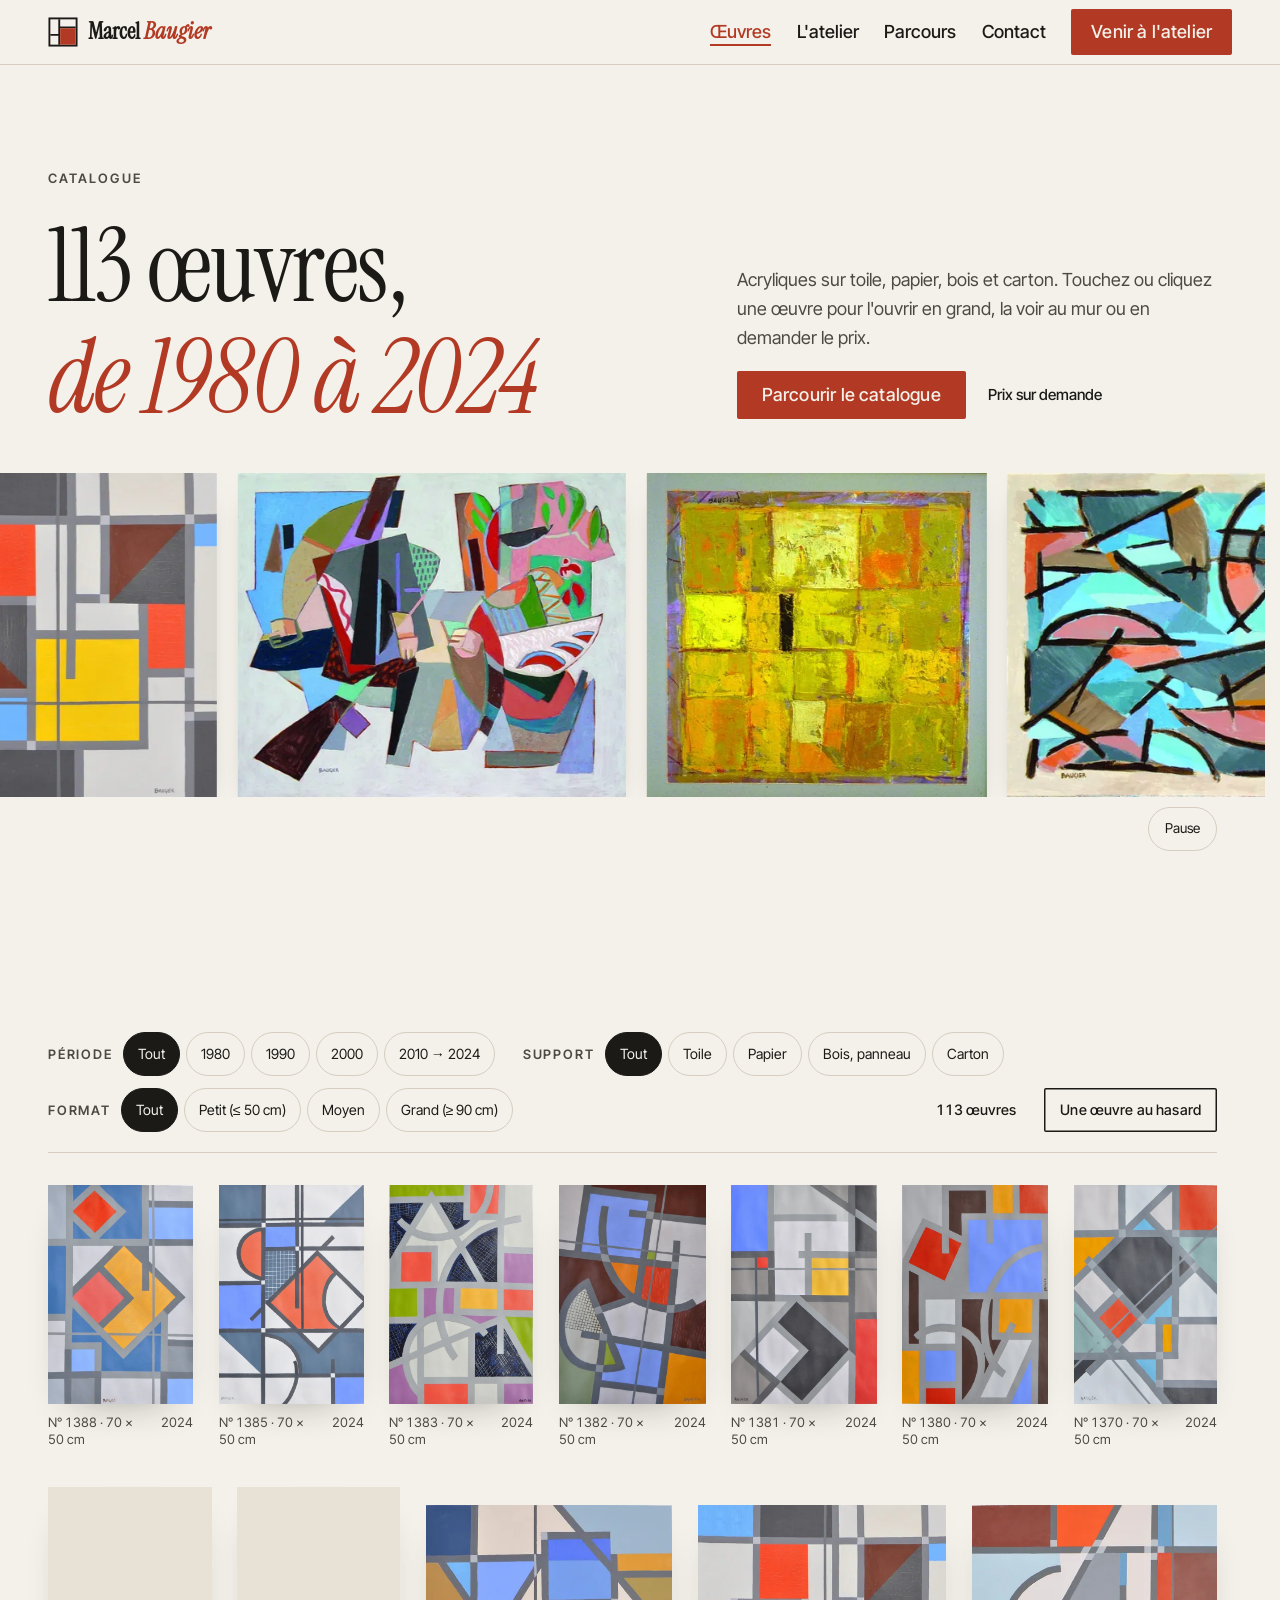
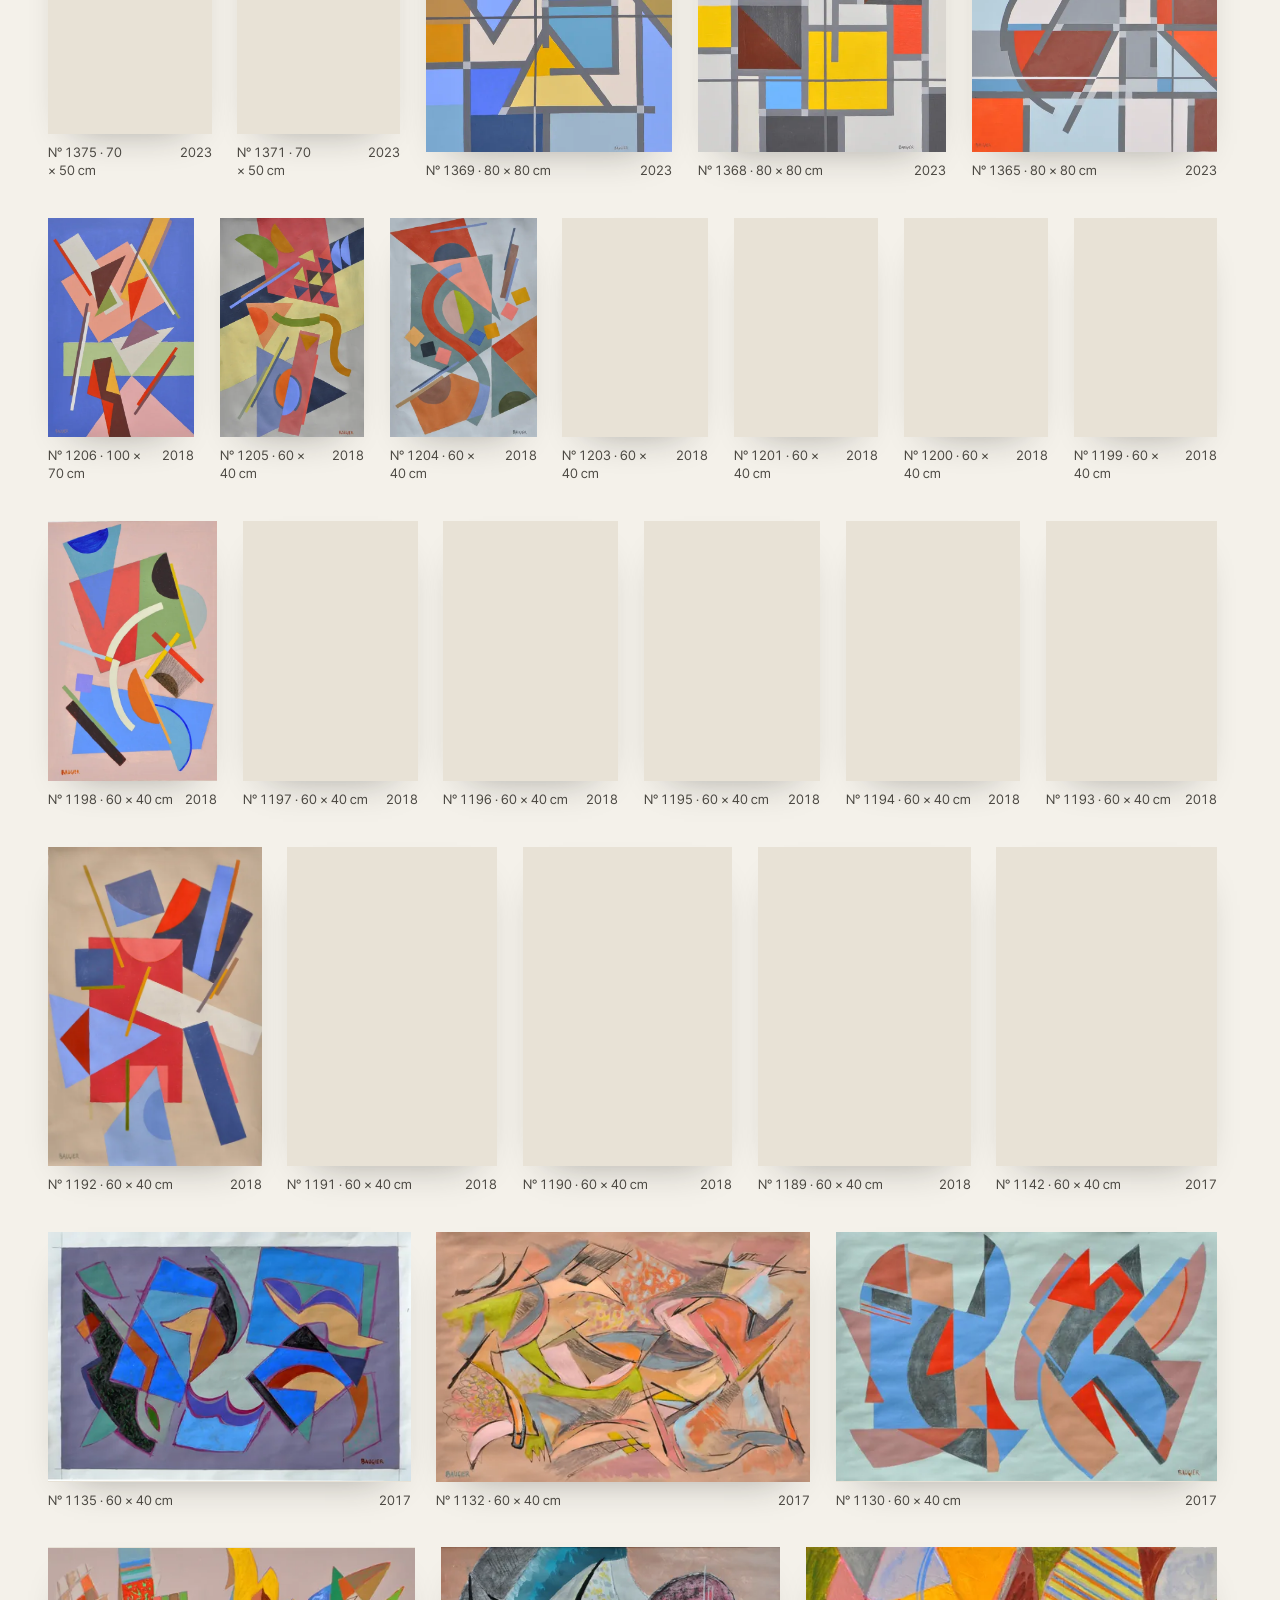
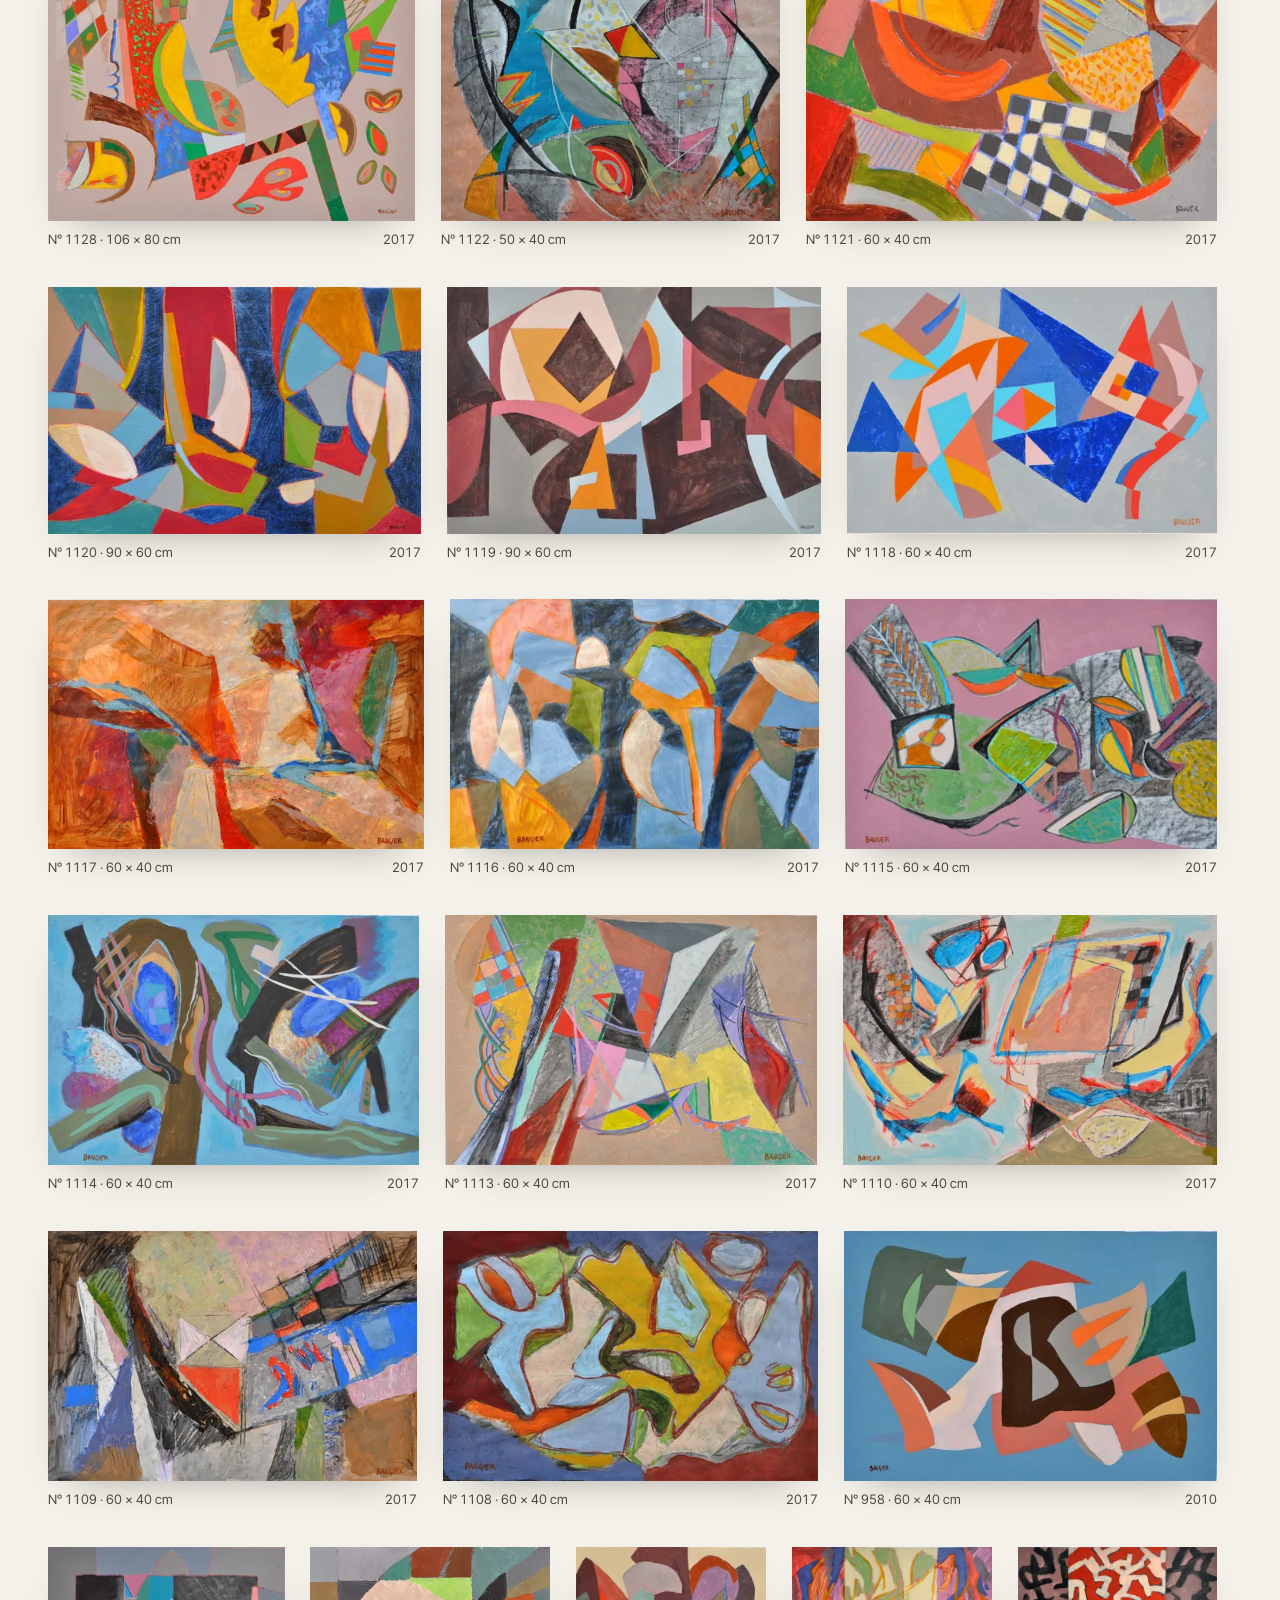
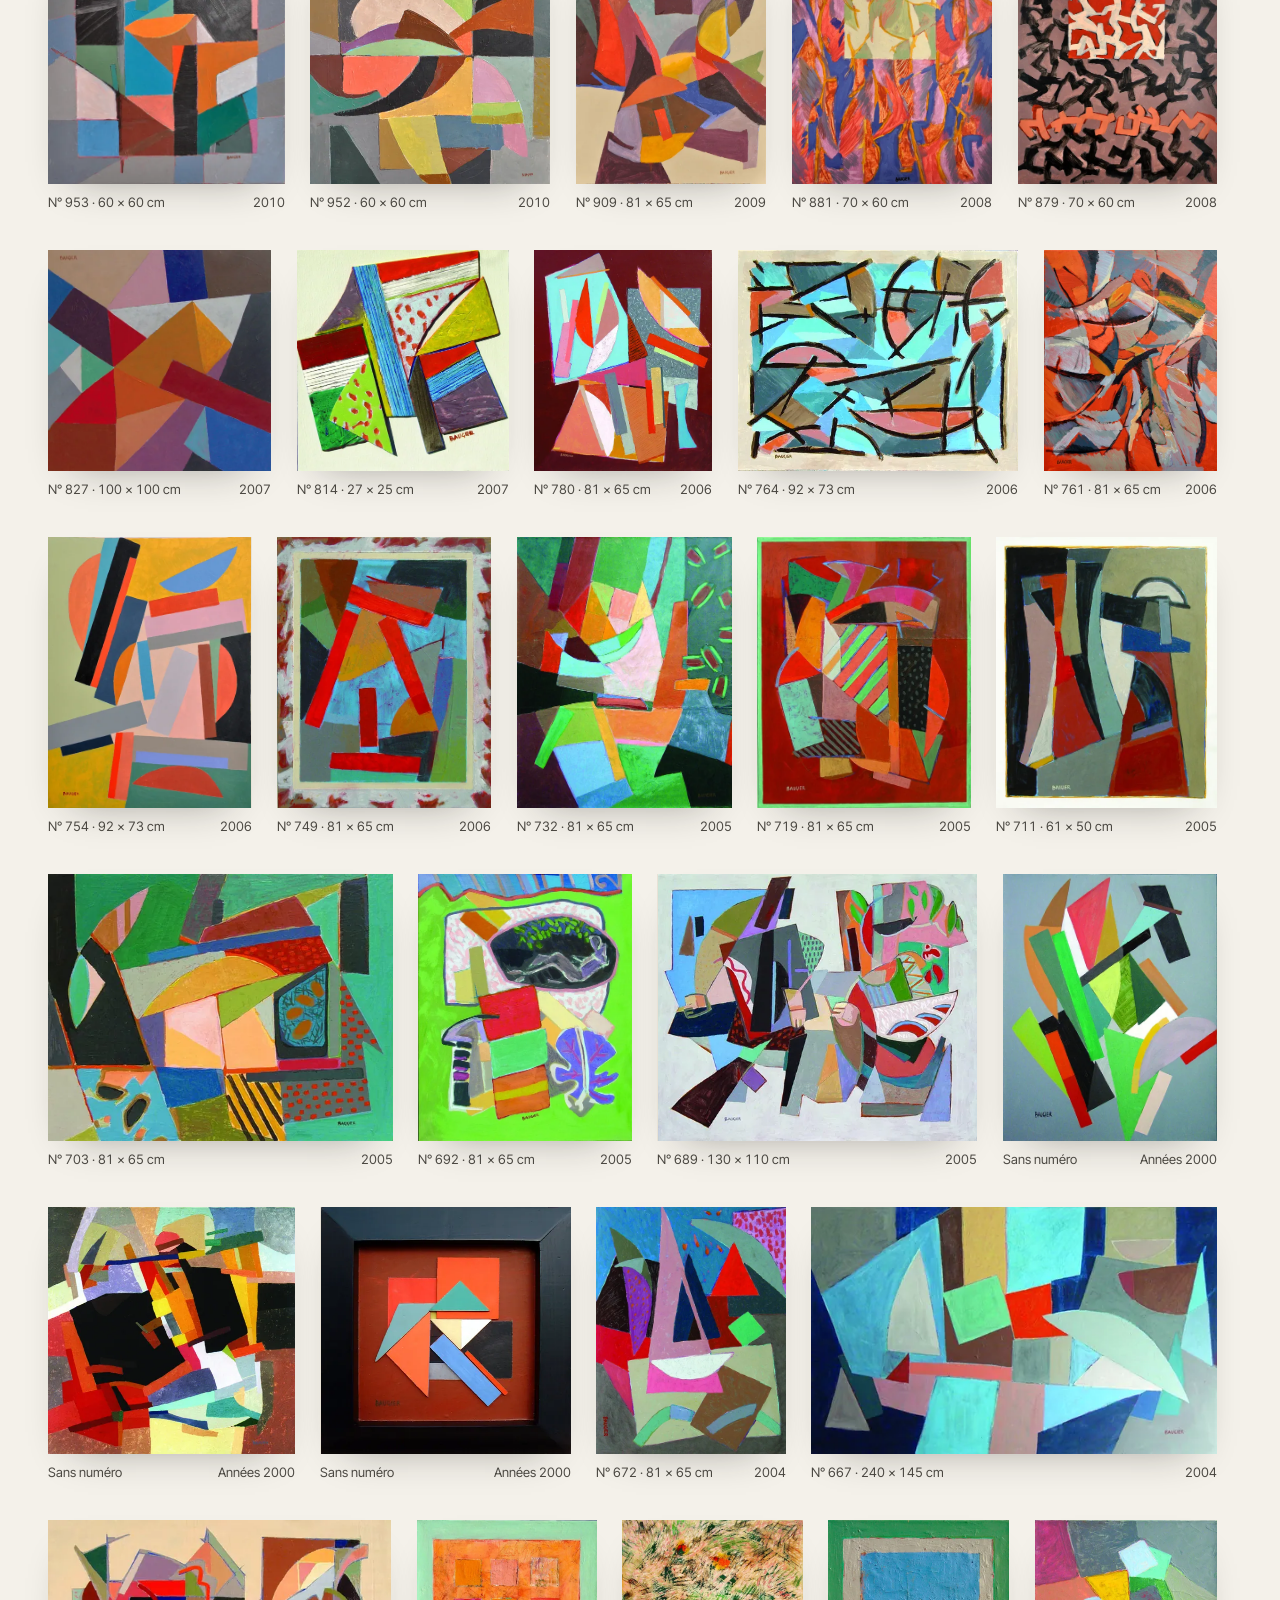
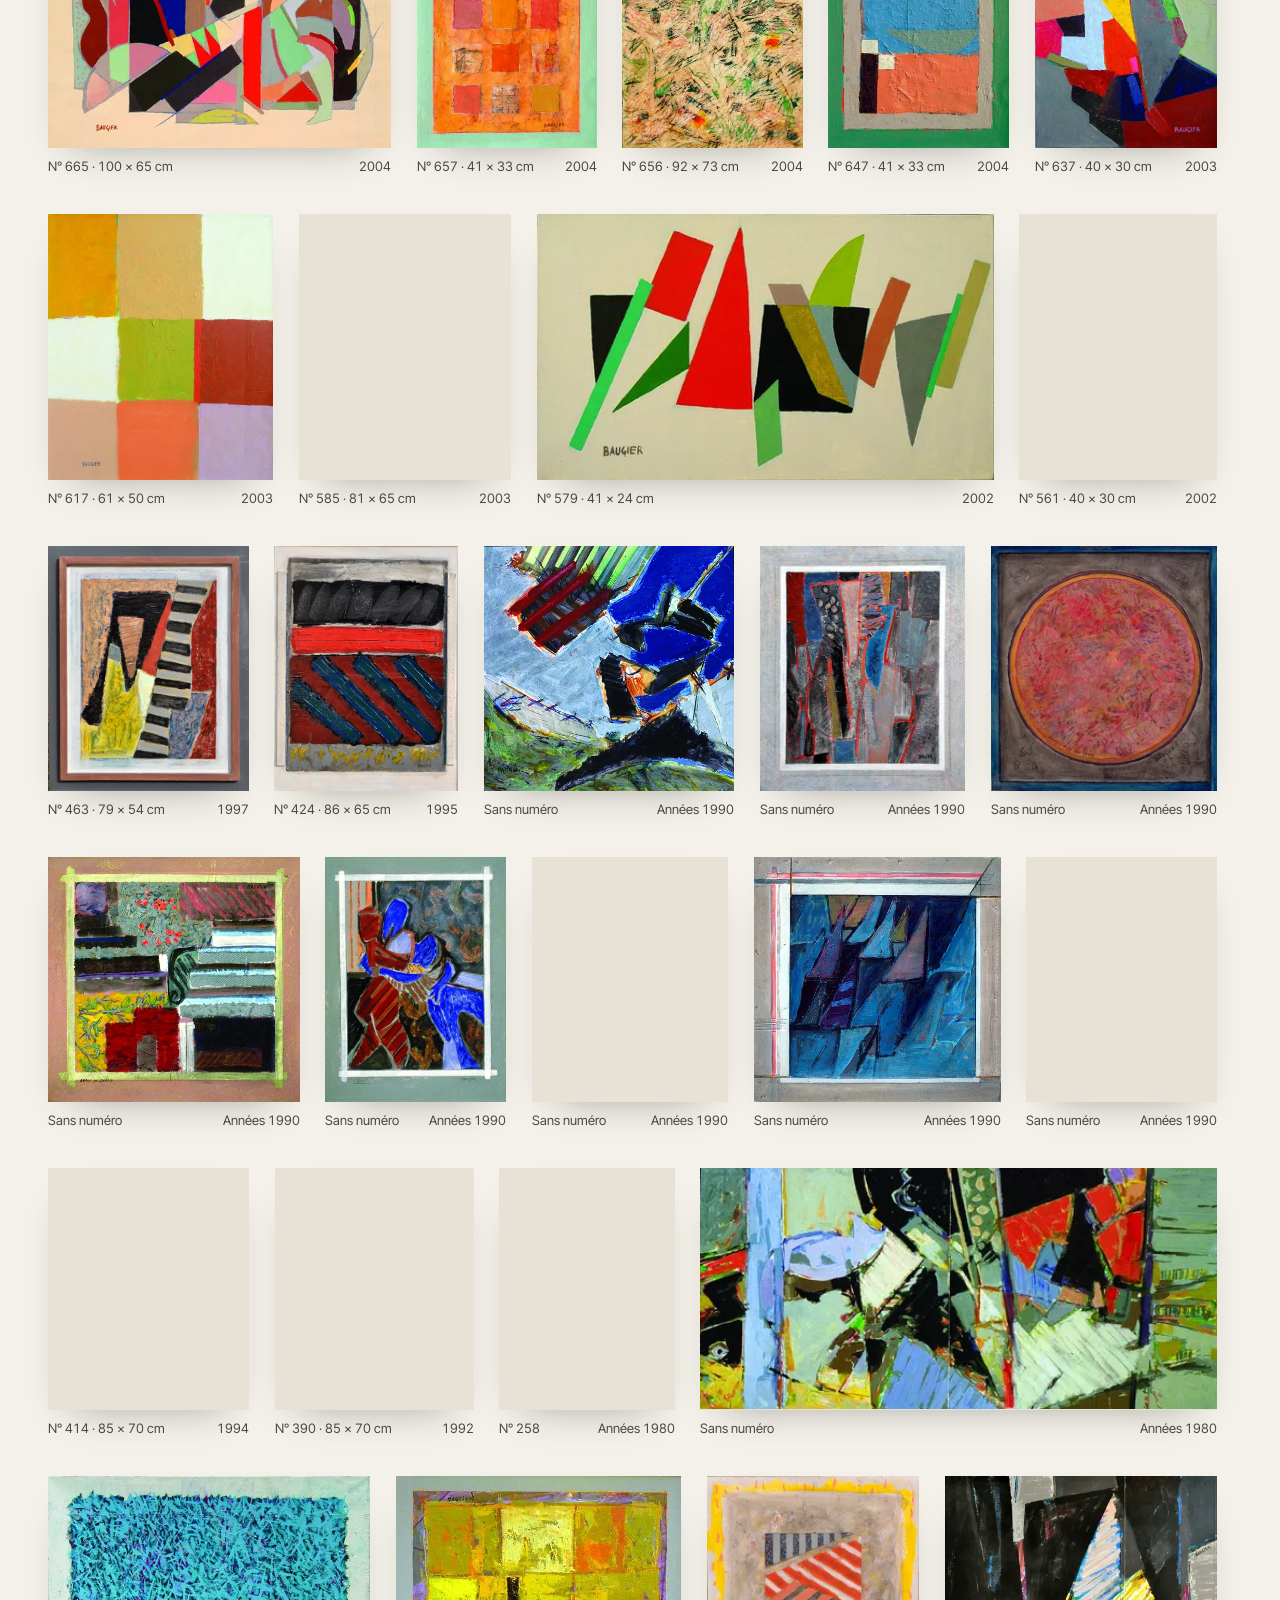
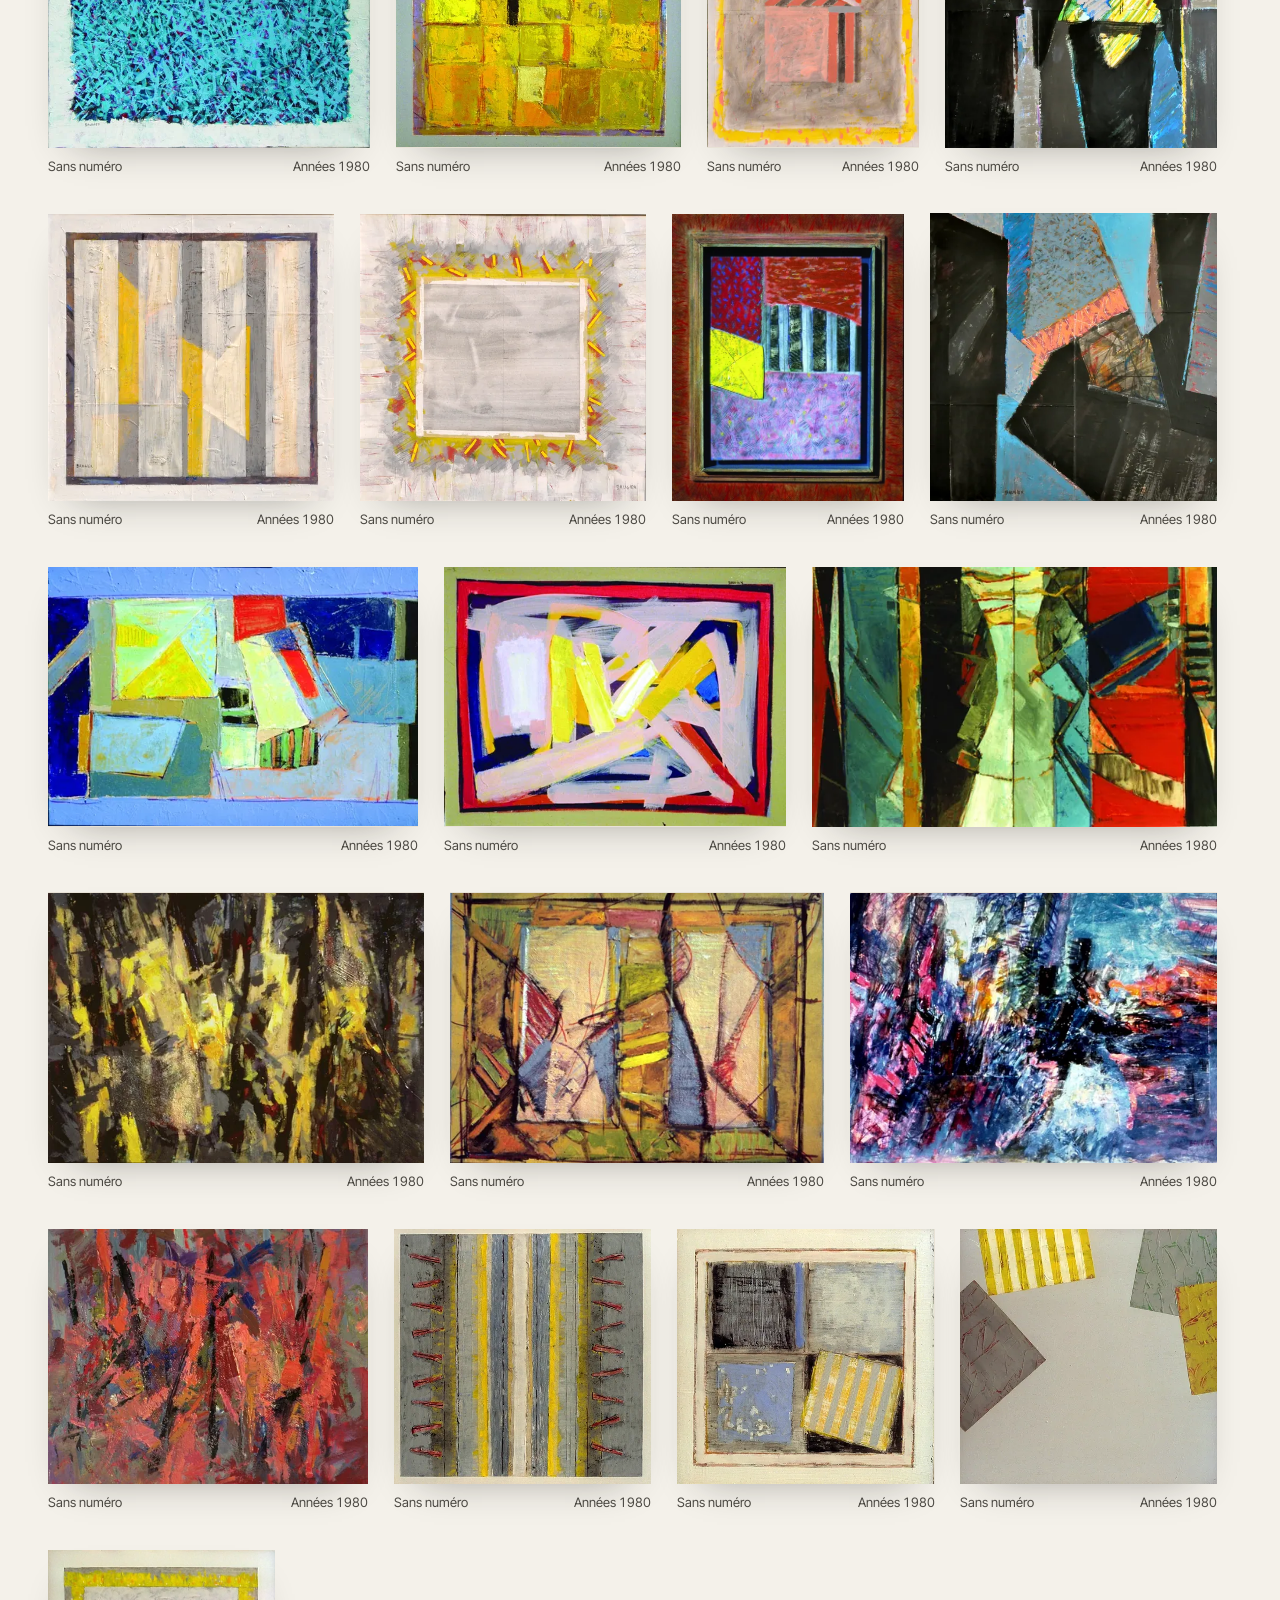
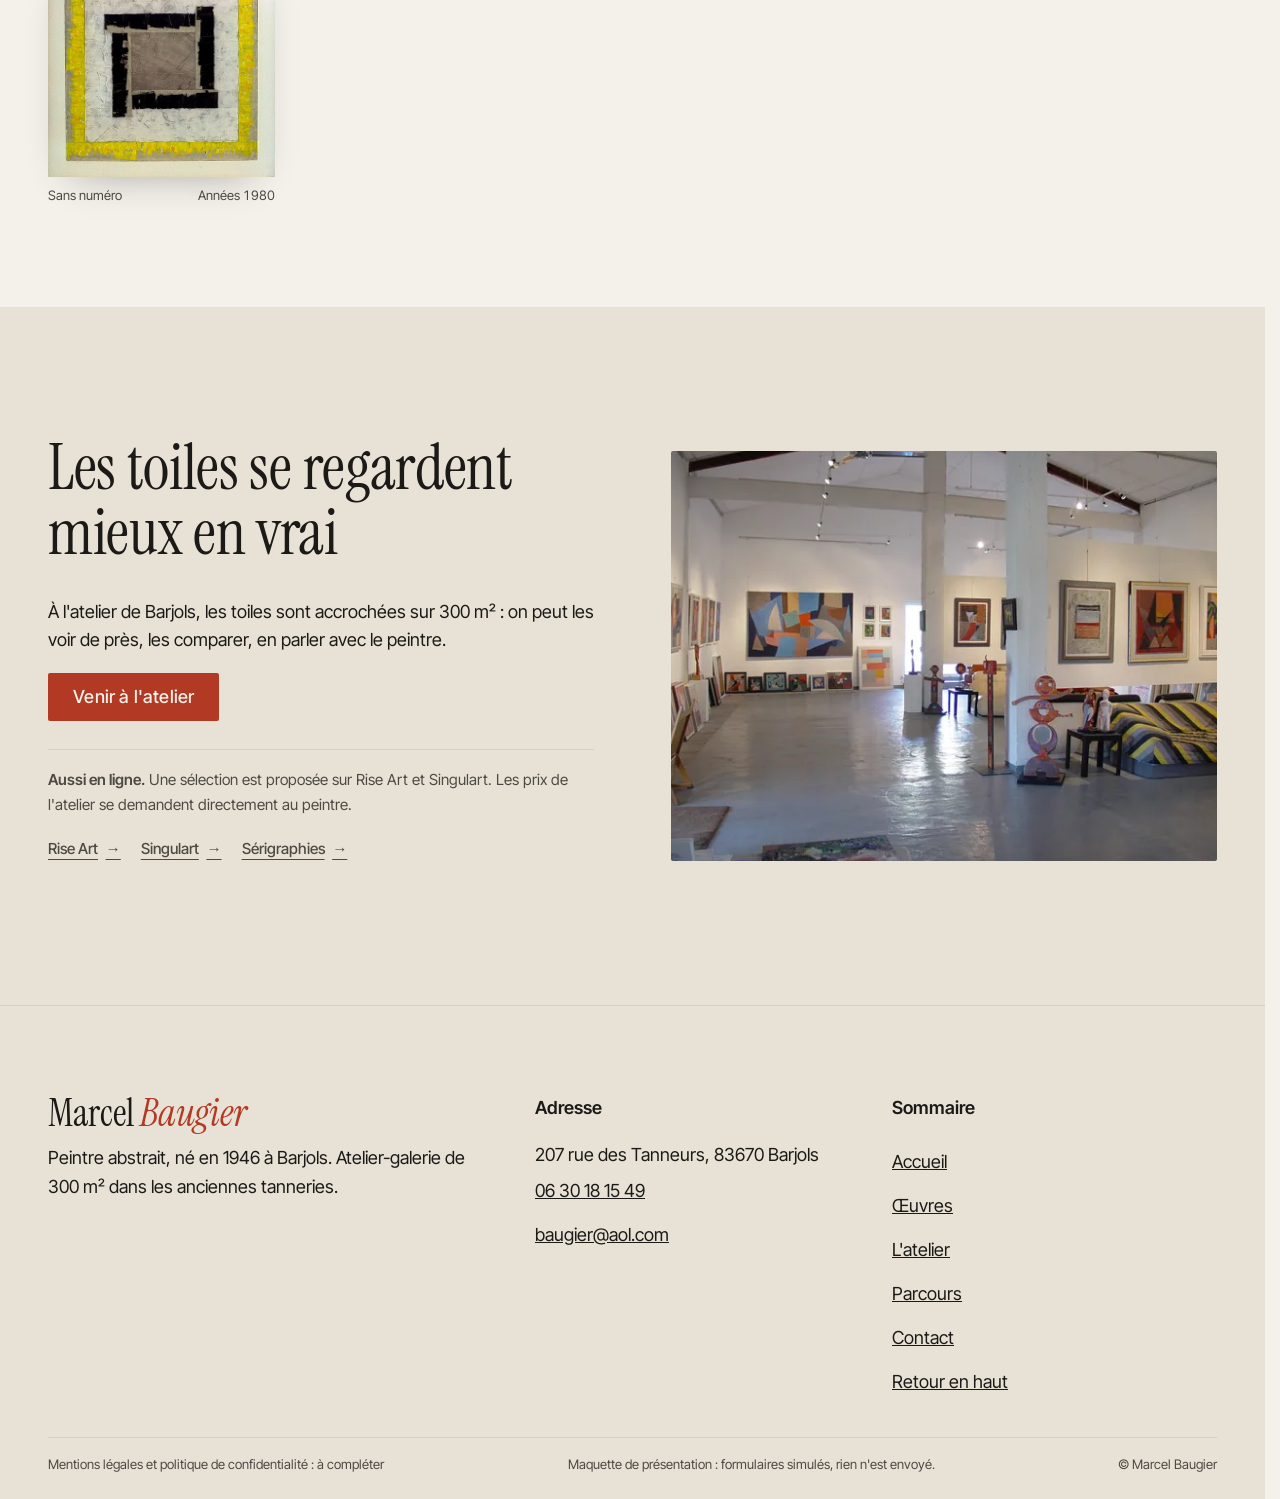
<file: oeuvres.html>
<!doctype html>
<html lang="fr" data-v="2" data-curseur>
<head>
<meta charset="utf-8">
<meta name="viewport" content="width=device-width, initial-scale=1, viewport-fit=cover">
<title>Les œuvres de Marcel Baugier : 113 peintures de 1980 à 2024</title>
<meta name="description" content="Toutes les œuvres de Marcel Baugier, par décennie, support et format : acryliques sur toile, papier, bois et carton. Prix sur demande.">
<meta name="robots" content="noindex, nofollow">
<link rel="canonical" href="https://baugier-maquette.vercel.app/oeuvres">
<style>:root{--fond:#F4F1EA;--texte:#1B1A17;--voile-fond:#E6DFD2;--ouverture-fond:#F4F1EA;--menu-fond:#1B1A17}:root { --entete-h: 72px; --barres-h: 0px; } html { background: var(--fond); color: var(--texte); scrollbar-gutter: stable; } body { margin: 0; background: var(--fond); } html.js:not(.secours):not([data-arrivee="retour"]) [data-anime] { opacity: 0; } html.js:not(.secours):not([data-arrivee="retour"]) [data-anime].vu { opacity: 1; } [data-voile] { position: fixed; inset: 0; z-index: 900; background: var(--voile-fond); transform: translateY(100%); visibility: hidden; pointer-events: none; } html[data-arrivee="voile"]:not(.voile-leve):not(.secours) [data-voile] { transform: none; visibility: visible; } html.secours [data-voile] { visibility: hidden !important; } .ouverture-panneau { position: fixed; inset: 0; z-index: 850; display: none; place-content: center; justify-items: center; background: var(--ouverture-fond, var(--voile-fond)); color: var(--fond); text-align: center; } html.js[data-arrivee="intro"]:not(.secours):not(.intro-finie) .ouverture-panneau { display: grid; } html.defilement-bloque, html.defilement-bloque body, html.js[data-arrivee="intro"]:not(.secours):not(.intro-finie), html.js[data-arrivee="intro"]:not(.secours):not(.intro-finie) body, html[data-arrivee="voile"]:not(.voile-leve):not(.secours), html[data-arrivee="voile"]:not(.voile-leve):not(.secours) body { overflow: hidden; } html.js[data-arrivee="intro"]:not(.secours):not(.intro-finie) { background-color: var(--ouverture-fond, var(--voile-fond)); } html[data-arrivee="voile"]:not(.voile-leve):not(.secours) { background-color: var(--voile-fond); }</style>
<script>(function () {
var d = document.documentElement, ss = null, ls = null;
try { ss = window.sessionStorage; ls = window.localStorage; } catch (e) {}
d.classList.add('js');
var nav = performance.getEntriesByType ? performance.getEntriesByType('navigation')[0] : null;
var type = nav ? nav.type : 'navigate';
var depart = null;
try { depart = JSON.parse(ss.getItem('socle:depart') || 'null'); ss.removeItem('socle:depart'); } catch (e) {}
if (depart && !(Date.now() - depart.t < 15000)) depart = null;
var mode = type === 'back_forward' ? 'retour' : type === 'reload' ? 'intro' : depart ? 'voile' : 'intro';
d.setAttribute('data-arrivee', mode);
if (mode === 'voile' && depart.couleur) d.style.setProperty('--voile-fond', depart.couleur);
if (type === 'reload' && 'scrollRestoration' in history) {
history.scrollRestoration = 'manual';
}
try {
var choisie = ls && ls.getItem('socle:langue');
var langue = (d.lang || '').slice(0, 2);
if (choisie && choisie !== langue && type === 'navigate' && !depart) {
var alt = document.querySelector('link[rel="alternate"][hreflang="' + choisie + '"]');
if (alt) location.replace(new URL(alt.href).pathname + location.search + location.hash);
}
} catch (e) {}
setTimeout(function () { if (!d.classList.contains('demarre')) d.classList.add('secours'); }, 2000);
})();</script>
<link rel="preload" href="/assets/fonts/instrument-serif-latin-400-normal.woff2" as="font" type="font/woff2" crossorigin>
<link rel="preload" href="/assets/fonts/inter-tight-latin-400-normal.woff2" as="font" type="font/woff2" crossorigin>
<link rel="stylesheet" href="/assets/css/socle.css?v=2">
<link rel="stylesheet" href="/assets/css/site.css?v=2">
<link rel="modulepreload" href="/assets/js/site.js?v=2">
<link rel="modulepreload" href="/assets/js/socle/index.js?v=2">
<script src="/assets/vendor/gsap.min.js" defer></script>
<script src="/assets/vendor/ScrollTrigger.min.js" defer></script>
<script src="/assets/vendor/SplitText.min.js" defer></script>
<script type="module" src="/assets/js/site.js?v=2"></script>
<meta name="theme-color" content="#F4F1EA">
<link rel="icon" href="/assets/images/favicon.svg" type="image/svg+xml">
<link rel="apple-touch-icon" href="/assets/images/apple-touch-icon.png">
<meta property="og:type" content="website">
<meta property="og:site_name" content="Galerie Baugier">
<meta property="og:locale" content="fr_FR">
<meta property="og:title" content="Les œuvres de Marcel Baugier : 113 peintures de 1980 à 2024">
<meta property="og:description" content="Toutes les œuvres de Marcel Baugier, par décennie, support et format : acryliques sur toile, papier, bois et carton. Prix sur demande.">
<meta property="og:url" content="https://baugier-maquette.vercel.app/oeuvres">
<meta property="og:image" content="https://baugier-maquette.vercel.app/assets/partage/oeuvres-fr.jpg">
<meta property="og:image:width" content="1200">
<meta property="og:image:height" content="630">
<meta property="og:image:alt" content="Mur d&#39;œuvres de Marcel Baugier">
<meta name="twitter:card" content="summary_large_image">
<script type="application/ld+json">{"@context":"https://schema.org","@type":"ArtGallery","name":"Galerie Baugier, atelier de Marcel Baugier","url":"https://baugier-maquette.vercel.app/","telephone":"+33630181549","email":"baugier@aol.com","address":{"@type":"PostalAddress","streetAddress":"207 rue des Tanneurs","postalCode":"83670","addressLocality":"Barjols","addressCountry":"FR"},"founder":{"@type":"Person","name":"Marcel Baugier","birthDate":"1946-06-13","birthPlace":"Barjols","jobTitle":"Peintre"},"description":"Atelier-galerie de 300 m² du peintre abstrait Marcel Baugier, installé depuis 1985 dans une salle des anciennes tanneries de Barjols (Var)."}</script>
</head>
<body id="haut">
<div data-voile data-forme="rideau" aria-hidden="true"><div class="voile-contenu"><img src="/assets/images/logo-clair.svg" alt="" width="56" height="56"><span data-voile-libelle>Œuvres</span></div></div>
<div class="ouverture-panneau" data-ouverture aria-hidden="true">
  <img class="ouverture-logo" src="/assets/images/logo-clair.svg" alt="" width="64" height="64" data-ouverture-objet>
  <p class="ouverture-nom">Marcel Baugier</p>
  <span class="ouverture-trait"></span>
  <p class="ouverture-ligne">Atelier-galerie · Barjols</p>
</div>
<a class="evitement" href="#contenu">Aller au contenu</a>
<header data-entete>
  <div class="entete-rangee">
    <a class="entete-logo" href="/" data-libelle="Accueil">
      <img src="/assets/images/logo.svg" alt="" width="34" height="34"><span>Marcel <em>Baugier</em></span>
    </a>
    <nav data-nav aria-label="Navigation principale">
      <ul><li><a href="/oeuvres" data-libelle="Œuvres" aria-current="page">Œuvres</a></li><li><a href="/atelier" data-libelle="L&#39;atelier">L&#39;atelier</a></li><li><a href="/parcours" data-libelle="Parcours">Parcours</a></li><li><a href="/contact" data-libelle="Contact">Contact</a></li></ul>
    </nav>
    <div class="entete-actions">
      <a class="bouton" href="/contact#venir" data-libelle="Contact">Venir à l&#39;atelier</a>
      <button type="button" data-menu-bouton aria-controls="menu" aria-expanded="false" data-libelle-ouvrir="Menu" data-libelle-fermer="Fermer"><span data-libelle-bouton>Menu</span></button>
      <a class="menu-sansjs" href="#menu" data-menu-lien>Menu</a>
    </div>
  </div>
</header>
<script>/* Avant le premier affichage : rangées de la navigation (même règle que ajusterNav dans assets/js/socle/entete.js)
   et hauteur réelle de l'en-tête, pour que rien ne saute quand le JavaScript du site prend la main. */
(function () {
  var h = document.documentElement, u = document.querySelector('[data-nav] ul'), e = document.querySelector('[data-entete]');
  if (u) {
    var deborde = function () { return u.scrollWidth > u.clientWidth + 1; }, c = deborde();
    if (c && window.matchMedia('(min-width: 900px)').matches) {
      h.classList.add('nav-deux-rangees'); c = deborde();
      if (c) { h.classList.add('nav-deux-lignes'); var a = u.querySelector('a'); c = !a || u.getBoundingClientRect().height > a.getBoundingClientRect().height * 2.5; }
      if (c) h.classList.remove('nav-deux-rangees', 'nav-deux-lignes');
    }
    if (c) h.classList.add('nav-compacte');
  }
  if (e) h.style.setProperty('--entete-h', Math.round(e.getBoundingClientRect().height) + 'px');
})();</script>
<span id="menu-ferme" aria-hidden="true"></span>
<div id="menu" data-menu role="dialog" aria-modal="true" aria-label="Menu">
  <p class="menu-sansjs-fermer"><a href="#menu-ferme">Fermer</a></p>
  <ul><li style="--i:0"><a href="/" class="menu-lien" data-libelle="Accueil">Accueil</a></li><li style="--i:1"><a href="/oeuvres" class="menu-lien" data-libelle="Œuvres" aria-current="page">Œuvres</a></li><li style="--i:2"><a href="/atelier" class="menu-lien" data-libelle="L&#39;atelier">L&#39;atelier</a></li><li style="--i:3"><a href="/parcours" class="menu-lien" data-libelle="Parcours">Parcours</a></li><li style="--i:4"><a href="/contact" class="menu-lien" data-libelle="Contact">Contact</a></li></ul>
  <p><a class="bouton" href="tel:+33630181549">Appeler 06 30 18 15 49</a></p>
</div>
<main id="contenu" tabindex="-1">
<section class="oeuvres-tete" id="debut">
  <div class="page-tete-texte conteneur oeuvres-tete-texte">
    <div>
      <p class="surtitre" data-anime="gsap" data-tete>Catalogue</p>
      <h1 class="tete-titre" data-anime="gsap"><span class="ligne-masque"><span class="tete-ligne">113 œuvres,</span></span><span class="ligne-masque"><span class="tete-ligne"><em>de 1980 à 2024</em></span></span></h1>
    </div>
    <div class="oeuvres-tete-droite">
      <p data-anime="gsap" data-tete class="masque-ecran-bas">Acryliques sur toile, papier, bois et carton. Touchez ou cliquez une œuvre pour l&#39;ouvrir en grand, la voir au mur ou en demander le prix.</p>
      <p class="actions" data-anime="gsap" data-tete><a class="bouton" href="#catalogue" data-action-principale data-sans-transition>Parcourir le catalogue</a><span class="info-cle" data-info-cle>Prix sur demande</span></p>
    </div>
  </div>
  <div class="ruban-cadre" data-iris-centre>
    <div class="ruban-oeuvres" id="ruban-oeuvres" data-effet="ruban-oeuvres" aria-hidden="true" data-ruban data-visuel>
      <div class="ruban-piste"><span class="ruban-oeuvre" style="--r:1.0064"><img src="/assets/images/o-n-1368-toile-80x80-480.webp" alt="" width="480" height="477" loading="eager" decoding="async"></span><span class="ruban-oeuvre" style="--r:1.2005"><img src="/assets/images/o-689-130x110-toile-2005-480.webp" alt="" width="480" height="400" loading="eager" decoding="async"></span><span class="ruban-oeuvre" style="--r:1.0493"><img src="/assets/images/o-annees-1980-1990-3-480.webp" alt="" width="480" height="457" loading="eager" decoding="async"></span><span class="ruban-oeuvre" style="--r:1.2658"><img src="/assets/images/o-764-92x73-toile-2006-480.webp" alt="" width="480" height="379" loading="eager" decoding="async"></span><span class="ruban-oeuvre" style="--r:1.5163"><img src="/assets/images/o-1120-90x60-toile-2017-480.webp" alt="" width="480" height="317" loading="eager" decoding="async"></span><span class="ruban-oeuvre" style="--r:0.9235"><img src="/assets/images/o-annees-1990-2000-3-480.webp" alt="" width="480" height="520" loading="eager" decoding="async"></span><span class="ruban-oeuvre" style="--r:0.7505"><img src="/assets/images/o-754-92x73-toile-2006-480.webp" alt="" width="480" height="640" loading="eager" decoding="async"></span><span class="ruban-oeuvre" style="--r:1.3396"><img src="/assets/images/o-1128-106x80-toile-2017-480.webp" alt="" width="480" height="358" loading="eager" decoding="async"></span><span class="ruban-oeuvre" style="--r:1.0125"><img src="/assets/images/o-952-60x60-toile-2010-480.webp" alt="" width="480" height="474" loading="eager" decoding="async"></span><span class="ruban-oeuvre" style="--r:1.318"><img src="/assets/images/o-annees-1980-1990-11-480.webp" alt="" width="480" height="364" loading="eager" decoding="async"></span><span class="ruban-oeuvre" style="--r:1.5209"><img src="/assets/images/o-1119-90x60-toile-2017-480.webp" alt="" width="480" height="316" loading="eager" decoding="async"></span><span class="ruban-oeuvre" style="--r:1.5049"><img src="/assets/images/o-665-100x65toile2004-480.webp" alt="" width="480" height="319" loading="eager" decoding="async"></span><span class="ruban-oeuvre" style="--r:0.9978"><img src="/assets/images/o-n-1369-toile-80x80-480.webp" alt="" width="480" height="481" loading="eager" decoding="async"></span><span class="ruban-oeuvre" style="--r:1"><img src="/assets/images/o-annees-2000-2010-2-480.webp" alt="" width="480" height="480" loading="eager" decoding="async"></span><span class="ruban-oeuvre" style="--r:1.0064"><img src="/assets/images/o-n-1368-toile-80x80-480.webp" alt="" width="480" height="477" loading="eager" decoding="async"></span><span class="ruban-oeuvre" style="--r:1.2005"><img src="/assets/images/o-689-130x110-toile-2005-480.webp" alt="" width="480" height="400" loading="eager" decoding="async"></span><span class="ruban-oeuvre" style="--r:1.0493"><img src="/assets/images/o-annees-1980-1990-3-480.webp" alt="" width="480" height="457" loading="eager" decoding="async"></span><span class="ruban-oeuvre" style="--r:1.2658"><img src="/assets/images/o-764-92x73-toile-2006-480.webp" alt="" width="480" height="379" loading="eager" decoding="async"></span><span class="ruban-oeuvre" style="--r:1.5163"><img src="/assets/images/o-1120-90x60-toile-2017-480.webp" alt="" width="480" height="317" loading="eager" decoding="async"></span><span class="ruban-oeuvre" style="--r:0.9235"><img src="/assets/images/o-annees-1990-2000-3-480.webp" alt="" width="480" height="520" loading="eager" decoding="async"></span><span class="ruban-oeuvre" style="--r:0.7505"><img src="/assets/images/o-754-92x73-toile-2006-480.webp" alt="" width="480" height="640" loading="eager" decoding="async"></span><span class="ruban-oeuvre" style="--r:1.3396"><img src="/assets/images/o-1128-106x80-toile-2017-480.webp" alt="" width="480" height="358" loading="eager" decoding="async"></span><span class="ruban-oeuvre" style="--r:1.0125"><img src="/assets/images/o-952-60x60-toile-2010-480.webp" alt="" width="480" height="474" loading="eager" decoding="async"></span><span class="ruban-oeuvre" style="--r:1.318"><img src="/assets/images/o-annees-1980-1990-11-480.webp" alt="" width="480" height="364" loading="eager" decoding="async"></span><span class="ruban-oeuvre" style="--r:1.5209"><img src="/assets/images/o-1119-90x60-toile-2017-480.webp" alt="" width="480" height="316" loading="eager" decoding="async"></span><span class="ruban-oeuvre" style="--r:1.5049"><img src="/assets/images/o-665-100x65toile2004-480.webp" alt="" width="480" height="319" loading="eager" decoding="async"></span><span class="ruban-oeuvre" style="--r:0.9978"><img src="/assets/images/o-n-1369-toile-80x80-480.webp" alt="" width="480" height="481" loading="eager" decoding="async"></span><span class="ruban-oeuvre" style="--r:1"><img src="/assets/images/o-annees-2000-2010-2-480.webp" alt="" width="480" height="480" loading="eager" decoding="async"></span></div>
    </div>
    <button type="button" class="ruban-pause" data-pause-pour="ruban-oeuvres" data-libelle-pause="Pause" data-libelle-lecture="Lecture"><span data-libelle-bouton>Pause</span></button>
  </div>
</section>
<section class="catalogue conteneur" id="catalogue" data-catalogue>
  <h2 class="visuellement-cache">Filtrer les œuvres</h2>
  <div class="filtres" data-anime>
    <div class="filtre" role="group" aria-label="Période">
    <span class="filtre-nom" aria-hidden="true">Période</span>
    <button type="button" class="puce" data-filtre="decennie" data-valeur="" aria-pressed="true">Tout</button>
    <button type="button" class="puce" data-filtre="decennie" data-valeur="1980" aria-pressed="false">1980</button><button type="button" class="puce" data-filtre="decennie" data-valeur="1990" aria-pressed="false">1990</button><button type="button" class="puce" data-filtre="decennie" data-valeur="2000" aria-pressed="false">2000</button><button type="button" class="puce" data-filtre="decennie" data-valeur="2010" aria-pressed="false">2010 → 2024</button>
  </div>
    <div class="filtre" role="group" aria-label="Support">
    <span class="filtre-nom" aria-hidden="true">Support</span>
    <button type="button" class="puce" data-filtre="support" data-valeur="" aria-pressed="true">Tout</button>
    <button type="button" class="puce" data-filtre="support" data-valeur="toile" aria-pressed="false">Toile</button><button type="button" class="puce" data-filtre="support" data-valeur="papier" aria-pressed="false">Papier</button><button type="button" class="puce" data-filtre="support" data-valeur="bois" aria-pressed="false">Bois, panneau</button><button type="button" class="puce" data-filtre="support" data-valeur="carton" aria-pressed="false">Carton</button>
  </div>
    <div class="filtre" role="group" aria-label="Format">
    <span class="filtre-nom" aria-hidden="true">Format</span>
    <button type="button" class="puce" data-filtre="format" data-valeur="" aria-pressed="true">Tout</button>
    <button type="button" class="puce" data-filtre="format" data-valeur="petit" aria-pressed="false">Petit (≤ 50 cm)</button><button type="button" class="puce" data-filtre="format" data-valeur="moyen" aria-pressed="false">Moyen</button><button type="button" class="puce" data-filtre="format" data-valeur="grand" aria-pressed="false">Grand (≥ 90 cm)</button>
  </div>
    <p class="catalogue-compte" aria-live="polite" data-compte data-modele="{n} œuvres">113 œuvres</p>
    <button type="button" class="bouton bouton--contour hasard" data-hasard>Une œuvre au hasard</button>
  </div>
  <ul class="cat-mur" data-anime="cascade">
    <li class="cat-item" style="--r:0.6645;--teinte:#f93b17" data-decennie="2010" data-support="papier" data-format="moyen" data-id="1388">
  <a class="cat-lien" href="/oeuvres?oeuvre=1388" data-oeuvre="1388" data-sans-transition aria-label="Ouvrir N° 1388, 2024">
    <figure class="media oeuvre-media" style="--cadrage:50% 50%">
  <picture>
    <img src="/assets/images/o-n-1388-papier70x50-2024-960.webp" srcset="/assets/images/o-n-1388-papier70x50-2024-480.webp 480w, /assets/images/o-n-1388-papier70x50-2024-960.webp 960w" sizes="(max-width: 760px) 46vw, (max-width: 1200px) 30vw, 22vw" alt="Marcel Baugier, N° 1388, acrylique sur papier, 70 × 50 cm, 2024" width="960" height="1445" loading="lazy" decoding="async">
  </picture>
</figure>
  </a>
  <p class="cartel"><span>N° 1388 · 70 × 50 cm</span><span>2024</span></p>
</li><li class="cat-item" style="--r:0.66;--teinte:#f26849" data-decennie="2010" data-support="papier" data-format="moyen" data-id="1385">
  <a class="cat-lien" href="/oeuvres?oeuvre=1385" data-oeuvre="1385" data-sans-transition aria-label="Ouvrir N° 1385, 2024">
    <figure class="media oeuvre-media" style="--cadrage:50% 50%">
  <picture>
    <img src="/assets/images/o-n-1385-papier70x50-2024-960.webp" srcset="/assets/images/o-n-1385-papier70x50-2024-480.webp 480w, /assets/images/o-n-1385-papier70x50-2024-960.webp 960w" sizes="(max-width: 760px) 46vw, (max-width: 1200px) 30vw, 22vw" alt="Marcel Baugier, N° 1385, acrylique sur papier, 70 × 50 cm, 2024" width="960" height="1455" loading="lazy" decoding="async">
  </picture>
</figure>
  </a>
  <p class="cartel"><span>N° 1385 · 70 × 50 cm</span><span>2024</span></p>
</li><li class="cat-item" style="--r:0.6585;--teinte:#fa3f2c" data-decennie="2010" data-support="papier" data-format="moyen" data-id="1383">
  <a class="cat-lien" href="/oeuvres?oeuvre=1383" data-oeuvre="1383" data-sans-transition aria-label="Ouvrir N° 1383, 2024">
    <figure class="media oeuvre-media" style="--cadrage:50% 50%">
  <picture>
    <img src="/assets/images/o-n-1383-papier70x50-2024-960.webp" srcset="/assets/images/o-n-1383-papier70x50-2024-480.webp 480w, /assets/images/o-n-1383-papier70x50-2024-960.webp 960w" sizes="(max-width: 760px) 46vw, (max-width: 1200px) 30vw, 22vw" alt="Marcel Baugier, N° 1383, acrylique sur papier, 70 × 50 cm, 2024" width="960" height="1458" loading="lazy" decoding="async">
  </picture>
</figure>
  </a>
  <p class="cartel"><span>N° 1383 · 70 × 50 cm</span><span>2024</span></p>
</li><li class="cat-item" style="--r:0.67;--teinte:#d27700" data-decennie="2010" data-support="papier" data-format="moyen" data-id="1382">
  <a class="cat-lien" href="/oeuvres?oeuvre=1382" data-oeuvre="1382" data-sans-transition aria-label="Ouvrir N° 1382, 2024">
    <figure class="media oeuvre-media" style="--cadrage:50% 50%">
  <picture>
    <img src="/assets/images/o-n-1382-papier-70x50-960.webp" srcset="/assets/images/o-n-1382-papier-70x50-480.webp 480w, /assets/images/o-n-1382-papier-70x50-960.webp 960w" sizes="(max-width: 760px) 46vw, (max-width: 1200px) 30vw, 22vw" alt="Marcel Baugier, N° 1382, acrylique sur papier, 70 × 50 cm, 2024" width="960" height="1433" loading="lazy" decoding="async">
  </picture>
</figure>
  </a>
  <p class="cartel"><span>N° 1382 · 70 × 50 cm</span><span>2024</span></p>
</li><li class="cat-item" style="--r:0.666;--teinte:#f24942" data-decennie="2010" data-support="papier" data-format="moyen" data-id="1381">
  <a class="cat-lien" href="/oeuvres?oeuvre=1381" data-oeuvre="1381" data-sans-transition aria-label="Ouvrir N° 1381, 2024">
    <figure class="media oeuvre-media" style="--cadrage:50% 50%">
  <picture>
    <img src="/assets/images/o-n-1381-papier-70x50-960.webp" srcset="/assets/images/o-n-1381-papier-70x50-480.webp 480w, /assets/images/o-n-1381-papier-70x50-960.webp 960w" sizes="(max-width: 760px) 46vw, (max-width: 1200px) 30vw, 22vw" alt="Marcel Baugier, N° 1381, acrylique sur papier, 70 × 50 cm, 2024" width="960" height="1441" loading="lazy" decoding="async">
  </picture>
</figure>
  </a>
  <p class="cartel"><span>N° 1381 · 70 × 50 cm</span><span>2024</span></p>
</li><li class="cat-item" style="--r:0.6645;--teinte:#e28900" data-decennie="2010" data-support="papier" data-format="moyen" data-id="1380">
  <a class="cat-lien" href="/oeuvres?oeuvre=1380" data-oeuvre="1380" data-sans-transition aria-label="Ouvrir N° 1380, 2024">
    <figure class="media oeuvre-media" style="--cadrage:50% 50%">
  <picture>
    <img src="/assets/images/o-n-1380-papieer-70x50-960.webp" srcset="/assets/images/o-n-1380-papieer-70x50-480.webp 480w, /assets/images/o-n-1380-papieer-70x50-960.webp 960w" sizes="(max-width: 760px) 46vw, (max-width: 1200px) 30vw, 22vw" alt="Marcel Baugier, N° 1380, acrylique sur papier, 70 × 50 cm, 2024" width="960" height="1445" loading="lazy" decoding="async">
  </picture>
</figure>
  </a>
  <p class="cartel"><span>N° 1380 · 70 × 50 cm</span><span>2024</span></p>
</li><li class="cat-item" style="--r:0.6555;--teinte:#e99601" data-decennie="2010" data-support="papier" data-format="moyen" data-id="1370">
  <a class="cat-lien" href="/oeuvres?oeuvre=1370" data-oeuvre="1370" data-sans-transition aria-label="Ouvrir N° 1370, 2024">
    <figure class="media oeuvre-media" style="--cadrage:50% 50%">
  <picture>
    <img src="/assets/images/o-n-1370-papier-70x50-960.webp" srcset="/assets/images/o-n-1370-papier-70x50-480.webp 480w, /assets/images/o-n-1370-papier-70x50-960.webp 960w" sizes="(max-width: 760px) 46vw, (max-width: 1200px) 30vw, 22vw" alt="Marcel Baugier, N° 1370, acrylique sur papier, 70 × 50 cm, 2024" width="960" height="1465" loading="lazy" decoding="async">
  </picture>
</figure>
  </a>
  <p class="cartel"><span>N° 1370 · 70 × 50 cm</span><span>2024</span></p>
</li><li class="cat-item" style="--r:0.664;--teinte:#e6ac04" data-decennie="2010" data-support="papier" data-format="moyen" data-id="1375">
  <a class="cat-lien" href="/oeuvres?oeuvre=1375" data-oeuvre="1375" data-sans-transition aria-label="Ouvrir N° 1375, 2023">
    <figure class="media oeuvre-media" style="--cadrage:50% 50%">
  <picture>
    <img src="/assets/images/o-n-1375-papier-70x50-960.webp" srcset="/assets/images/o-n-1375-papier-70x50-480.webp 480w, /assets/images/o-n-1375-papier-70x50-960.webp 960w" sizes="(max-width: 760px) 46vw, (max-width: 1200px) 30vw, 22vw" alt="Marcel Baugier, N° 1375, acrylique sur papier, 70 × 50 cm, 2023" width="960" height="1446" loading="lazy" decoding="async">
  </picture>
</figure>
  </a>
  <p class="cartel"><span>N° 1375 · 70 × 50 cm</span><span>2023</span></p>
</li><li class="cat-item" style="--r:0.661;--teinte:#d52b22" data-decennie="2010" data-support="papier" data-format="moyen" data-id="1371">
  <a class="cat-lien" href="/oeuvres?oeuvre=1371" data-oeuvre="1371" data-sans-transition aria-label="Ouvrir N° 1371, 2023">
    <figure class="media oeuvre-media" style="--cadrage:50% 50%">
  <picture>
    <img src="/assets/images/o-n-1371-papier-70x50-960.webp" srcset="/assets/images/o-n-1371-papier-70x50-480.webp 480w, /assets/images/o-n-1371-papier-70x50-960.webp 960w" sizes="(max-width: 760px) 46vw, (max-width: 1200px) 30vw, 22vw" alt="Marcel Baugier, N° 1371, acrylique sur papier, 70 × 50 cm, 2023" width="960" height="1452" loading="lazy" decoding="async">
  </picture>
</figure>
  </a>
  <p class="cartel"><span>N° 1371 · 70 × 50 cm</span><span>2023</span></p>
</li><li class="cat-item" style="--r:0.9978;--teinte:#df8c06" data-decennie="2010" data-support="toile" data-format="moyen" data-id="1369">
  <a class="cat-lien" href="/oeuvres?oeuvre=1369" data-oeuvre="1369" data-sans-transition aria-label="Ouvrir N° 1369, 2023">
    <figure class="media oeuvre-media" style="--cadrage:50% 50%">
  <picture>
    <img src="/assets/images/o-n-1369-toile-80x80-1600.webp" srcset="/assets/images/o-n-1369-toile-80x80-480.webp 480w, /assets/images/o-n-1369-toile-80x80-960.webp 960w, /assets/images/o-n-1369-toile-80x80-1600.webp 1600w" sizes="(max-width: 760px) 46vw, (max-width: 1200px) 30vw, 22vw" alt="Marcel Baugier, N° 1369, acrylique sur toile, 80 × 80 cm, 2023" width="1600" height="1604" loading="lazy" decoding="async">
  </picture>
</figure>
  </a>
  <p class="cartel"><span>N° 1369 · 80 × 80 cm</span><span>2023</span></p>
</li><li class="cat-item" style="--r:1.0064;--teinte:#fed009" data-decennie="2010" data-support="toile" data-format="moyen" data-id="1368">
  <a class="cat-lien" href="/oeuvres?oeuvre=1368" data-oeuvre="1368" data-sans-transition aria-label="Ouvrir N° 1368, 2023">
    <figure class="media oeuvre-media" style="--cadrage:50% 50%">
  <picture>
    <img src="/assets/images/o-n-1368-toile-80x80-1600.webp" srcset="/assets/images/o-n-1368-toile-80x80-480.webp 480w, /assets/images/o-n-1368-toile-80x80-960.webp 960w, /assets/images/o-n-1368-toile-80x80-1600.webp 1600w" sizes="(max-width: 760px) 46vw, (max-width: 1200px) 30vw, 22vw" alt="Marcel Baugier, N° 1368, acrylique sur toile, 80 × 80 cm, 2023" width="1600" height="1590" loading="lazy" decoding="async">
  </picture>
</figure>
  </a>
  <p class="cartel"><span>N° 1368 · 80 × 80 cm</span><span>2023</span></p>
</li><li class="cat-item" style="--r:0.9948;--teinte:#ff4e15" data-decennie="2010" data-support="toile" data-format="moyen" data-id="1365">
  <a class="cat-lien" href="/oeuvres?oeuvre=1365" data-oeuvre="1365" data-sans-transition aria-label="Ouvrir N° 1365, 2023">
    <figure class="media oeuvre-media" style="--cadrage:50% 50%">
  <picture>
    <img src="/assets/images/o-n-1365-toile-80x80-1600.webp" srcset="/assets/images/o-n-1365-toile-80x80-480.webp 480w, /assets/images/o-n-1365-toile-80x80-960.webp 960w, /assets/images/o-n-1365-toile-80x80-1600.webp 1600w" sizes="(max-width: 760px) 46vw, (max-width: 1200px) 30vw, 22vw" alt="Marcel Baugier, N° 1365, acrylique sur toile, 80 × 80 cm, 2023" width="1600" height="1608" loading="lazy" decoding="async">
  </picture>
</figure>
  </a>
  <p class="cartel"><span>N° 1365 · 80 × 80 cm</span><span>2023</span></p>
</li><li class="cat-item" style="--r:0.664;--teinte:#de6226" data-decennie="2010" data-support="toile" data-format="grand" data-id="1206">
  <a class="cat-lien" href="/oeuvres?oeuvre=1206" data-oeuvre="1206" data-sans-transition aria-label="Ouvrir N° 1206, 2018">
    <figure class="media oeuvre-media" style="--cadrage:50% 50%">
  <picture>
    <img src="/assets/images/o-1206-100x70-toile-2018-960.webp" srcset="/assets/images/o-1206-100x70-toile-2018-480.webp 480w, /assets/images/o-1206-100x70-toile-2018-960.webp 960w" sizes="(max-width: 760px) 46vw, (max-width: 1200px) 30vw, 22vw" alt="Marcel Baugier, N° 1206, acrylique sur toile, 100 × 70 cm, 2018" width="960" height="1446" loading="lazy" decoding="async">
  </picture>
</figure>
  </a>
  <p class="cartel"><span>N° 1206 · 100 × 70 cm</span><span>2018</span></p>
</li><li class="cat-item" style="--r:0.6585;--teinte:#e65d2c" data-decennie="2010" data-support="papier" data-format="moyen" data-id="1205">
  <a class="cat-lien" href="/oeuvres?oeuvre=1205" data-oeuvre="1205" data-sans-transition aria-label="Ouvrir N° 1205, 2018">
    <figure class="media oeuvre-media" style="--cadrage:50% 50%">
  <picture>
    <img src="/assets/images/o-1205-60x40-papier-2018-960.webp" srcset="/assets/images/o-1205-60x40-papier-2018-480.webp 480w, /assets/images/o-1205-60x40-papier-2018-960.webp 960w" sizes="(max-width: 760px) 46vw, (max-width: 1200px) 30vw, 22vw" alt="Marcel Baugier, N° 1205, acrylique sur papier, 60 × 40 cm, 2018" width="960" height="1458" loading="lazy" decoding="async">
  </picture>
</figure>
  </a>
  <p class="cartel"><span>N° 1205 · 60 × 40 cm</span><span>2018</span></p>
</li><li class="cat-item" style="--r:0.6665;--teinte:#bc3d25" data-decennie="2010" data-support="papier" data-format="moyen" data-id="1204">
  <a class="cat-lien" href="/oeuvres?oeuvre=1204" data-oeuvre="1204" data-sans-transition aria-label="Ouvrir N° 1204, 2018">
    <figure class="media oeuvre-media" style="--cadrage:50% 50%">
  <picture>
    <img src="/assets/images/o-1204-60x40-papier-2018-960.webp" srcset="/assets/images/o-1204-60x40-papier-2018-480.webp 480w, /assets/images/o-1204-60x40-papier-2018-960.webp 960w" sizes="(max-width: 760px) 46vw, (max-width: 1200px) 30vw, 22vw" alt="Marcel Baugier, N° 1204, acrylique sur papier, 60 × 40 cm, 2018" width="960" height="1440" loading="lazy" decoding="async">
  </picture>
</figure>
  </a>
  <p class="cartel"><span>N° 1204 · 60 × 40 cm</span><span>2018</span></p>
</li><li class="cat-item" style="--r:0.663;--teinte:#ce8a1f" data-decennie="2010" data-support="papier" data-format="moyen" data-id="1203">
  <a class="cat-lien" href="/oeuvres?oeuvre=1203" data-oeuvre="1203" data-sans-transition aria-label="Ouvrir N° 1203, 2018">
    <figure class="media oeuvre-media" style="--cadrage:50% 50%">
  <picture>
    <img src="/assets/images/o-1203-60x40-papier-2018-960.webp" srcset="/assets/images/o-1203-60x40-papier-2018-480.webp 480w, /assets/images/o-1203-60x40-papier-2018-960.webp 960w" sizes="(max-width: 760px) 46vw, (max-width: 1200px) 30vw, 22vw" alt="Marcel Baugier, N° 1203, acrylique sur papier, 60 × 40 cm, 2018" width="960" height="1448" loading="lazy" decoding="async">
  </picture>
</figure>
  </a>
  <p class="cartel"><span>N° 1203 · 60 × 40 cm</span><span>2018</span></p>
</li><li class="cat-item" style="--r:0.6585;--teinte:#a83c27" data-decennie="2010" data-support="papier" data-format="moyen" data-id="1201">
  <a class="cat-lien" href="/oeuvres?oeuvre=1201" data-oeuvre="1201" data-sans-transition aria-label="Ouvrir N° 1201, 2018">
    <figure class="media oeuvre-media" style="--cadrage:50% 50%">
  <picture>
    <img src="/assets/images/o-1201-60x40-papier-2018-960.webp" srcset="/assets/images/o-1201-60x40-papier-2018-480.webp 480w, /assets/images/o-1201-60x40-papier-2018-960.webp 960w" sizes="(max-width: 760px) 46vw, (max-width: 1200px) 30vw, 22vw" alt="Marcel Baugier, N° 1201, acrylique sur papier, 60 × 40 cm, 2018" width="960" height="1458" loading="lazy" decoding="async">
  </picture>
</figure>
  </a>
  <p class="cartel"><span>N° 1201 · 60 × 40 cm</span><span>2018</span></p>
</li><li class="cat-item" style="--r:0.656;--teinte:#ab473e" data-decennie="2010" data-support="papier" data-format="moyen" data-id="1200">
  <a class="cat-lien" href="/oeuvres?oeuvre=1200" data-oeuvre="1200" data-sans-transition aria-label="Ouvrir N° 1200, 2018">
    <figure class="media oeuvre-media" style="--cadrage:50% 50%">
  <picture>
    <img src="/assets/images/o-1200-60x40-papier-2018-960.webp" srcset="/assets/images/o-1200-60x40-papier-2018-480.webp 480w, /assets/images/o-1200-60x40-papier-2018-960.webp 960w" sizes="(max-width: 760px) 46vw, (max-width: 1200px) 30vw, 22vw" alt="Marcel Baugier, N° 1200, acrylique sur papier, 60 × 40 cm, 2018" width="960" height="1463" loading="lazy" decoding="async">
  </picture>
</figure>
  </a>
  <p class="cartel"><span>N° 1200 · 60 × 40 cm</span><span>2018</span></p>
</li><li class="cat-item" style="--r:0.6505;--teinte:#d85703" data-decennie="2010" data-support="papier" data-format="moyen" data-id="1199">
  <a class="cat-lien" href="/oeuvres?oeuvre=1199" data-oeuvre="1199" data-sans-transition aria-label="Ouvrir N° 1199, 2018">
    <figure class="media oeuvre-media" style="--cadrage:50% 50%">
  <picture>
    <img src="/assets/images/o-1199-60x40-papier-2018-960.webp" srcset="/assets/images/o-1199-60x40-papier-2018-480.webp 480w, /assets/images/o-1199-60x40-papier-2018-960.webp 960w" sizes="(max-width: 760px) 46vw, (max-width: 1200px) 30vw, 22vw" alt="Marcel Baugier, N° 1199, acrylique sur papier, 60 × 40 cm, 2018" width="960" height="1476" loading="lazy" decoding="async">
  </picture>
</figure>
  </a>
  <p class="cartel"><span>N° 1199 · 60 × 40 cm</span><span>2018</span></p>
</li><li class="cat-item" style="--r:0.652;--teinte:#4d8bff" data-decennie="2010" data-support="bois" data-format="moyen" data-id="1198">
  <a class="cat-lien" href="/oeuvres?oeuvre=1198" data-oeuvre="1198" data-sans-transition aria-label="Ouvrir N° 1198, 2018">
    <figure class="media oeuvre-media" style="--cadrage:50% 50%">
  <picture>
    <img src="/assets/images/o-1198-60x40-bois-2018-960.webp" srcset="/assets/images/o-1198-60x40-bois-2018-480.webp 480w, /assets/images/o-1198-60x40-bois-2018-960.webp 960w" sizes="(max-width: 760px) 46vw, (max-width: 1200px) 30vw, 22vw" alt="Marcel Baugier, N° 1198, acrylique sur bois, 60 × 40 cm, 2018" width="960" height="1472" loading="lazy" decoding="async">
  </picture>
</figure>
  </a>
  <p class="cartel"><span>N° 1198 · 60 × 40 cm</span><span>2018</span></p>
</li><li class="cat-item" style="--r:0.674;--teinte:#f1570c" data-decennie="2010" data-support="bois" data-format="moyen" data-id="1197">
  <a class="cat-lien" href="/oeuvres?oeuvre=1197" data-oeuvre="1197" data-sans-transition aria-label="Ouvrir N° 1197, 2018">
    <figure class="media oeuvre-media" style="--cadrage:50% 50%">
  <picture>
    <img src="/assets/images/o-1197-60x40-bois-2018-960.webp" srcset="/assets/images/o-1197-60x40-bois-2018-480.webp 480w, /assets/images/o-1197-60x40-bois-2018-960.webp 960w" sizes="(max-width: 760px) 46vw, (max-width: 1200px) 30vw, 22vw" alt="Marcel Baugier, N° 1197, acrylique sur bois, 60 × 40 cm, 2018" width="960" height="1424" loading="lazy" decoding="async">
  </picture>
</figure>
  </a>
  <p class="cartel"><span>N° 1197 · 60 × 40 cm</span><span>2018</span></p>
</li><li class="cat-item" style="--r:0.6725;--teinte:#f6b100" data-decennie="2010" data-support="bois" data-format="moyen" data-id="1196">
  <a class="cat-lien" href="/oeuvres?oeuvre=1196" data-oeuvre="1196" data-sans-transition aria-label="Ouvrir N° 1196, 2018">
    <figure class="media oeuvre-media" style="--cadrage:50% 50%">
  <picture>
    <img src="/assets/images/o-1196-60x40-bois-2018-960.webp" srcset="/assets/images/o-1196-60x40-bois-2018-480.webp 480w, /assets/images/o-1196-60x40-bois-2018-960.webp 960w" sizes="(max-width: 760px) 46vw, (max-width: 1200px) 30vw, 22vw" alt="Marcel Baugier, N° 1196, acrylique sur bois, 60 × 40 cm, 2018" width="960" height="1428" loading="lazy" decoding="async">
  </picture>
</figure>
  </a>
  <p class="cartel"><span>N° 1196 · 60 × 40 cm</span><span>2018</span></p>
</li><li class="cat-item" style="--r:0.6805;--teinte:#f65504" data-decennie="2010" data-support="bois" data-format="moyen" data-id="1195">
  <a class="cat-lien" href="/oeuvres?oeuvre=1195" data-oeuvre="1195" data-sans-transition aria-label="Ouvrir N° 1195, 2018">
    <figure class="media oeuvre-media" style="--cadrage:50% 50%">
  <picture>
    <img src="/assets/images/o-1195-60x40-bois-2018-960.webp" srcset="/assets/images/o-1195-60x40-bois-2018-480.webp 480w, /assets/images/o-1195-60x40-bois-2018-960.webp 960w" sizes="(max-width: 760px) 46vw, (max-width: 1200px) 30vw, 22vw" alt="Marcel Baugier, N° 1195, acrylique sur bois, 60 × 40 cm, 2018" width="960" height="1411" loading="lazy" decoding="async">
  </picture>
</figure>
  </a>
  <p class="cartel"><span>N° 1195 · 60 × 40 cm</span><span>2018</span></p>
</li><li class="cat-item" style="--r:0.6715;--teinte:#f29b00" data-decennie="2010" data-support="bois" data-format="moyen" data-id="1194">
  <a class="cat-lien" href="/oeuvres?oeuvre=1194" data-oeuvre="1194" data-sans-transition aria-label="Ouvrir N° 1194, 2018">
    <figure class="media oeuvre-media" style="--cadrage:50% 50%">
  <picture>
    <img src="/assets/images/o-1194-60x40-bois-2018-960.webp" srcset="/assets/images/o-1194-60x40-bois-2018-480.webp 480w, /assets/images/o-1194-60x40-bois-2018-960.webp 960w" sizes="(max-width: 760px) 46vw, (max-width: 1200px) 30vw, 22vw" alt="Marcel Baugier, N° 1194, acrylique sur bois, 60 × 40 cm, 2018" width="960" height="1430" loading="lazy" decoding="async">
  </picture>
</figure>
  </a>
  <p class="cartel"><span>N° 1194 · 60 × 40 cm</span><span>2018</span></p>
</li><li class="cat-item" style="--r:0.6595;--teinte:#da4858" data-decennie="2010" data-support="papier" data-format="moyen" data-id="1193">
  <a class="cat-lien" href="/oeuvres?oeuvre=1193" data-oeuvre="1193" data-sans-transition aria-label="Ouvrir N° 1193, 2018">
    <figure class="media oeuvre-media" style="--cadrage:50% 50%">
  <picture>
    <img src="/assets/images/o-1193-60x40-papier-2018-960.webp" srcset="/assets/images/o-1193-60x40-papier-2018-480.webp 480w, /assets/images/o-1193-60x40-papier-2018-960.webp 960w" sizes="(max-width: 760px) 46vw, (max-width: 1200px) 30vw, 22vw" alt="Marcel Baugier, N° 1193, acrylique sur papier, 60 × 40 cm, 2018" width="960" height="1456" loading="lazy" decoding="async">
  </picture>
</figure>
  </a>
  <p class="cartel"><span>N° 1193 · 60 × 40 cm</span><span>2018</span></p>
</li><li class="cat-item" style="--r:0.669;--teinte:#c0290e" data-decennie="2010" data-support="papier" data-format="moyen" data-id="1192">
  <a class="cat-lien" href="/oeuvres?oeuvre=1192" data-oeuvre="1192" data-sans-transition aria-label="Ouvrir N° 1192, 2018">
    <figure class="media oeuvre-media" style="--cadrage:50% 50%">
  <picture>
    <img src="/assets/images/o-1192-60x40-papier-2018-960.webp" srcset="/assets/images/o-1192-60x40-papier-2018-480.webp 480w, /assets/images/o-1192-60x40-papier-2018-960.webp 960w" sizes="(max-width: 760px) 46vw, (max-width: 1200px) 30vw, 22vw" alt="Marcel Baugier, N° 1192, acrylique sur papier, 60 × 40 cm, 2018" width="960" height="1435" loading="lazy" decoding="async">
  </picture>
</figure>
  </a>
  <p class="cartel"><span>N° 1192 · 60 × 40 cm</span><span>2018</span></p>
</li><li class="cat-item" style="--r:0.6575;--teinte:#e19806" data-decennie="2010" data-support="papier" data-format="moyen" data-id="1191">
  <a class="cat-lien" href="/oeuvres?oeuvre=1191" data-oeuvre="1191" data-sans-transition aria-label="Ouvrir N° 1191, 2018">
    <figure class="media oeuvre-media" style="--cadrage:50% 50%">
  <picture>
    <img src="/assets/images/o-1191-60x40-papier-2018-960.webp" srcset="/assets/images/o-1191-60x40-papier-2018-480.webp 480w, /assets/images/o-1191-60x40-papier-2018-960.webp 960w" sizes="(max-width: 760px) 46vw, (max-width: 1200px) 30vw, 22vw" alt="Marcel Baugier, N° 1191, acrylique sur papier, 60 × 40 cm, 2018" width="960" height="1460" loading="lazy" decoding="async">
  </picture>
</figure>
  </a>
  <p class="cartel"><span>N° 1191 · 60 × 40 cm</span><span>2018</span></p>
</li><li class="cat-item" style="--r:0.6555;--teinte:#cea11d" data-decennie="2010" data-support="papier" data-format="moyen" data-id="1190">
  <a class="cat-lien" href="/oeuvres?oeuvre=1190" data-oeuvre="1190" data-sans-transition aria-label="Ouvrir N° 1190, 2018">
    <figure class="media oeuvre-media" style="--cadrage:50% 50%">
  <picture>
    <img src="/assets/images/o-1190-60x40-papier-2018-960.webp" srcset="/assets/images/o-1190-60x40-papier-2018-480.webp 480w, /assets/images/o-1190-60x40-papier-2018-960.webp 960w" sizes="(max-width: 760px) 46vw, (max-width: 1200px) 30vw, 22vw" alt="Marcel Baugier, N° 1190, acrylique sur papier, 60 × 40 cm, 2018" width="960" height="1465" loading="lazy" decoding="async">
  </picture>
</figure>
  </a>
  <p class="cartel"><span>N° 1190 · 60 × 40 cm</span><span>2018</span></p>
</li><li class="cat-item" style="--r:0.666;--teinte:#dda60d" data-decennie="2010" data-support="toile" data-format="moyen" data-id="1189">
  <a class="cat-lien" href="/oeuvres?oeuvre=1189" data-oeuvre="1189" data-sans-transition aria-label="Ouvrir N° 1189, 2018">
    <figure class="media oeuvre-media" style="--cadrage:50% 50%">
  <picture>
    <img src="/assets/images/o-1189-60x40-toile-2018-960.webp" srcset="/assets/images/o-1189-60x40-toile-2018-480.webp 480w, /assets/images/o-1189-60x40-toile-2018-960.webp 960w" sizes="(max-width: 760px) 46vw, (max-width: 1200px) 30vw, 22vw" alt="Marcel Baugier, N° 1189, acrylique sur toile, 60 × 40 cm, 2018" width="960" height="1441" loading="lazy" decoding="async">
  </picture>
</figure>
  </a>
  <p class="cartel"><span>N° 1189 · 60 × 40 cm</span><span>2018</span></p>
</li><li class="cat-item" style="--r:0.6915;--teinte:#f73700" data-decennie="2010" data-support="papier" data-format="moyen" data-id="1142">
  <a class="cat-lien" href="/oeuvres?oeuvre=1142" data-oeuvre="1142" data-sans-transition aria-label="Ouvrir N° 1142, 2017">
    <figure class="media oeuvre-media" style="--cadrage:50% 50%">
  <picture>
    <img src="/assets/images/o-1142-60x40-papier-2017-960.webp" srcset="/assets/images/o-1142-60x40-papier-2017-480.webp 480w, /assets/images/o-1142-60x40-papier-2017-960.webp 960w" sizes="(max-width: 760px) 46vw, (max-width: 1200px) 30vw, 22vw" alt="Marcel Baugier, N° 1142, acrylique sur papier, 60 × 40 cm, 2017" width="960" height="1388" loading="lazy" decoding="async">
  </picture>
</figure>
  </a>
  <p class="cartel"><span>N° 1142 · 60 × 40 cm</span><span>2017</span></p>
</li><li class="cat-item" style="--r:1.4524;--teinte:#0b69eb" data-decennie="2010" data-support="papier" data-format="moyen" data-id="1135">
  <a class="cat-lien" href="/oeuvres?oeuvre=1135" data-oeuvre="1135" data-sans-transition aria-label="Ouvrir N° 1135, 2017">
    <figure class="media oeuvre-media" style="--cadrage:50% 50%">
  <picture>
    <img src="/assets/images/o-1135-60x40-papier-2017-1600.webp" srcset="/assets/images/o-1135-60x40-papier-2017-480.webp 480w, /assets/images/o-1135-60x40-papier-2017-960.webp 960w, /assets/images/o-1135-60x40-papier-2017-1600.webp 1600w" sizes="(max-width: 760px) 46vw, (max-width: 1200px) 30vw, 22vw" alt="Marcel Baugier, N° 1135, acrylique sur papier, 60 × 40 cm, 2017" width="1600" height="1102" loading="lazy" decoding="async">
  </picture>
</figure>
  </a>
  <p class="cartel"><span>N° 1135 · 60 × 40 cm</span><span>2017</span></p>
</li><li class="cat-item" style="--r:1.497;--teinte:#cc6e4a" data-decennie="2010" data-support="papier" data-format="moyen" data-id="1132">
  <a class="cat-lien" href="/oeuvres?oeuvre=1132" data-oeuvre="1132" data-sans-transition aria-label="Ouvrir N° 1132, 2017">
    <figure class="media oeuvre-media" style="--cadrage:50% 50%">
  <picture>
    <img src="/assets/images/o-1132-60x40-papier-2017-1600.webp" srcset="/assets/images/o-1132-60x40-papier-2017-480.webp 480w, /assets/images/o-1132-60x40-papier-2017-960.webp 960w, /assets/images/o-1132-60x40-papier-2017-1600.webp 1600w" sizes="(max-width: 760px) 46vw, (max-width: 1200px) 30vw, 22vw" alt="Marcel Baugier, N° 1132, acrylique sur papier, 60 × 40 cm, 2017" width="1600" height="1069" loading="lazy" decoding="async">
  </picture>
</figure>
  </a>
  <p class="cartel"><span>N° 1132 · 60 × 40 cm</span><span>2017</span></p>
</li><li class="cat-item" style="--r:1.5279;--teinte:#da3921" data-decennie="2010" data-support="papier" data-format="moyen" data-id="1130">
  <a class="cat-lien" href="/oeuvres?oeuvre=1130" data-oeuvre="1130" data-sans-transition aria-label="Ouvrir N° 1130, 2017">
    <figure class="media oeuvre-media" style="--cadrage:50% 50%">
  <picture>
    <img src="/assets/images/o-1130-60x40-papier-2017-1600.webp" srcset="/assets/images/o-1130-60x40-papier-2017-480.webp 480w, /assets/images/o-1130-60x40-papier-2017-960.webp 960w, /assets/images/o-1130-60x40-papier-2017-1600.webp 1600w" sizes="(max-width: 760px) 46vw, (max-width: 1200px) 30vw, 22vw" alt="Marcel Baugier, N° 1130, acrylique sur papier, 60 × 40 cm, 2017" width="1600" height="1047" loading="lazy" decoding="async">
  </picture>
</figure>
  </a>
  <p class="cartel"><span>N° 1130 · 60 × 40 cm</span><span>2017</span></p>
</li><li class="cat-item" style="--r:1.3396;--teinte:#fab500" data-decennie="2010" data-support="toile" data-format="grand" data-id="1128">
  <a class="cat-lien" href="/oeuvres?oeuvre=1128" data-oeuvre="1128" data-sans-transition aria-label="Ouvrir N° 1128, 2017">
    <figure class="media oeuvre-media" style="--cadrage:50% 50%">
  <picture>
    <img src="/assets/images/o-1128-106x80-toile-2017-1600.webp" srcset="/assets/images/o-1128-106x80-toile-2017-480.webp 480w, /assets/images/o-1128-106x80-toile-2017-960.webp 960w, /assets/images/o-1128-106x80-toile-2017-1600.webp 1600w" sizes="(max-width: 760px) 46vw, (max-width: 1200px) 30vw, 22vw" alt="Marcel Baugier, N° 1128, acrylique sur toile, 106 × 80 cm, 2017" width="1600" height="1194" loading="lazy" decoding="async">
  </picture>
</figure>
  </a>
  <p class="cartel"><span>N° 1128 · 106 × 80 cm</span><span>2017</span></p>
</li><li class="cat-item" style="--r:1.2407;--teinte:#b06a1f" data-decennie="2010" data-support="papier" data-format="petit" data-id="1122">
  <a class="cat-lien" href="/oeuvres?oeuvre=1122" data-oeuvre="1122" data-sans-transition aria-label="Ouvrir N° 1122, 2017">
    <figure class="media oeuvre-media" style="--cadrage:50% 50%">
  <picture>
    <img src="/assets/images/o-1122-50x40-papier-2017-1600.webp" srcset="/assets/images/o-1122-50x40-papier-2017-480.webp 480w, /assets/images/o-1122-50x40-papier-2017-960.webp 960w, /assets/images/o-1122-50x40-papier-2017-1600.webp 1600w" sizes="(max-width: 760px) 46vw, (max-width: 1200px) 30vw, 22vw" alt="Marcel Baugier, N° 1122, acrylique sur papier, 50 × 40 cm, 2017" width="1600" height="1290" loading="lazy" decoding="async">
  </picture>
</figure>
  </a>
  <p class="cartel"><span>N° 1122 · 50 × 40 cm</span><span>2017</span></p>
</li><li class="cat-item" style="--r:1.5004;--teinte:#ffac00" data-decennie="2010" data-support="toile" data-format="moyen" data-id="1121">
  <a class="cat-lien" href="/oeuvres?oeuvre=1121" data-oeuvre="1121" data-sans-transition aria-label="Ouvrir N° 1121, 2017">
    <figure class="media oeuvre-media" style="--cadrage:50% 50%">
  <picture>
    <img src="/assets/images/o-1121-60x40-toile-2017-1600.webp" srcset="/assets/images/o-1121-60x40-toile-2017-480.webp 480w, /assets/images/o-1121-60x40-toile-2017-960.webp 960w, /assets/images/o-1121-60x40-toile-2017-1600.webp 1600w" sizes="(max-width: 760px) 46vw, (max-width: 1200px) 30vw, 22vw" alt="Marcel Baugier, N° 1121, acrylique sur toile, 60 × 40 cm, 2017" width="1600" height="1066" loading="lazy" decoding="async">
  </picture>
</figure>
  </a>
  <p class="cartel"><span>N° 1121 · 60 × 40 cm</span><span>2017</span></p>
</li><li class="cat-item" style="--r:1.5163;--teinte:#dd7100" data-decennie="2010" data-support="toile" data-format="grand" data-id="1120">
  <a class="cat-lien" href="/oeuvres?oeuvre=1120" data-oeuvre="1120" data-sans-transition aria-label="Ouvrir N° 1120, 2017">
    <figure class="media oeuvre-media" style="--cadrage:50% 50%">
  <picture>
    <img src="/assets/images/o-1120-90x60-toile-2017-1600.webp" srcset="/assets/images/o-1120-90x60-toile-2017-480.webp 480w, /assets/images/o-1120-90x60-toile-2017-960.webp 960w, /assets/images/o-1120-90x60-toile-2017-1600.webp 1600w" sizes="(max-width: 760px) 46vw, (max-width: 1200px) 30vw, 22vw" alt="Marcel Baugier, N° 1120, acrylique sur toile, 90 × 60 cm, 2017" width="1600" height="1055" loading="lazy" decoding="async">
  </picture>
</figure>
  </a>
  <p class="cartel"><span>N° 1120 · 90 × 60 cm</span><span>2017</span></p>
</li><li class="cat-item" style="--r:1.5209;--teinte:#db6324" data-decennie="2010" data-support="toile" data-format="grand" data-id="1119">
  <a class="cat-lien" href="/oeuvres?oeuvre=1119" data-oeuvre="1119" data-sans-transition aria-label="Ouvrir N° 1119, 2017">
    <figure class="media oeuvre-media" style="--cadrage:50% 50%">
  <picture>
    <img src="/assets/images/o-1119-90x60-toile-2017-1600.webp" srcset="/assets/images/o-1119-90x60-toile-2017-480.webp 480w, /assets/images/o-1119-90x60-toile-2017-960.webp 960w, /assets/images/o-1119-90x60-toile-2017-1600.webp 1600w" sizes="(max-width: 760px) 46vw, (max-width: 1200px) 30vw, 22vw" alt="Marcel Baugier, N° 1119, acrylique sur toile, 90 × 60 cm, 2017" width="1600" height="1052" loading="lazy" decoding="async">
  </picture>
</figure>
  </a>
  <p class="cartel"><span>N° 1119 · 90 × 60 cm</span><span>2017</span></p>
</li><li class="cat-item" style="--r:1.5026;--teinte:#fe7124" data-decennie="2010" data-support="bois" data-format="moyen" data-id="1118">
  <a class="cat-lien" href="/oeuvres?oeuvre=1118" data-oeuvre="1118" data-sans-transition aria-label="Ouvrir N° 1118, 2017">
    <figure class="media oeuvre-media" style="--cadrage:50% 50%">
  <picture>
    <img src="/assets/images/o-1118-60x40-panneau-2017-1600.webp" srcset="/assets/images/o-1118-60x40-panneau-2017-480.webp 480w, /assets/images/o-1118-60x40-panneau-2017-960.webp 960w, /assets/images/o-1118-60x40-panneau-2017-1600.webp 1600w" sizes="(max-width: 760px) 46vw, (max-width: 1200px) 30vw, 22vw" alt="Marcel Baugier, N° 1118, acrylique sur panneau, 60 × 40 cm, 2017" width="1600" height="1065" loading="lazy" decoding="async">
  </picture>
</figure>
  </a>
  <p class="cartel"><span>N° 1118 · 60 × 40 cm</span><span>2017</span></p>
</li><li class="cat-item" style="--r:1.5072;--teinte:#e74614" data-decennie="2010" data-support="papier" data-format="moyen" data-id="1117">
  <a class="cat-lien" href="/oeuvres?oeuvre=1117" data-oeuvre="1117" data-sans-transition aria-label="Ouvrir N° 1117, 2017">
    <figure class="media oeuvre-media" style="--cadrage:50% 50%">
  <picture>
    <img src="/assets/images/o-1117-60x40-papier-2017-1600.webp" srcset="/assets/images/o-1117-60x40-papier-2017-480.webp 480w, /assets/images/o-1117-60x40-papier-2017-960.webp 960w, /assets/images/o-1117-60x40-papier-2017-1600.webp 1600w" sizes="(max-width: 760px) 46vw, (max-width: 1200px) 30vw, 22vw" alt="Marcel Baugier, N° 1117, acrylique sur papier, 60 × 40 cm, 2017" width="1600" height="1062" loading="lazy" decoding="async">
  </picture>
</figure>
  </a>
  <p class="cartel"><span>N° 1117 · 60 × 40 cm</span><span>2017</span></p>
</li><li class="cat-item" style="--r:1.4815;--teinte:#f1990f" data-decennie="2010" data-support="papier" data-format="moyen" data-id="1116">
  <a class="cat-lien" href="/oeuvres?oeuvre=1116" data-oeuvre="1116" data-sans-transition aria-label="Ouvrir N° 1116, 2017">
    <figure class="media oeuvre-media" style="--cadrage:50% 50%">
  <picture>
    <img src="/assets/images/o-1116-60x40-papier-2017-1600.webp" srcset="/assets/images/o-1116-60x40-papier-2017-480.webp 480w, /assets/images/o-1116-60x40-papier-2017-960.webp 960w, /assets/images/o-1116-60x40-papier-2017-1600.webp 1600w" sizes="(max-width: 760px) 46vw, (max-width: 1200px) 30vw, 22vw" alt="Marcel Baugier, N° 1116, acrylique sur papier, 60 × 40 cm, 2017" width="1600" height="1080" loading="lazy" decoding="async">
  </picture>
</figure>
  </a>
  <p class="cartel"><span>N° 1116 · 60 × 40 cm</span><span>2017</span></p>
</li><li class="cat-item" style="--r:1.4925;--teinte:#7bab19" data-decennie="2010" data-support="bois" data-format="moyen" data-id="1115">
  <a class="cat-lien" href="/oeuvres?oeuvre=1115" data-oeuvre="1115" data-sans-transition aria-label="Ouvrir N° 1115, 2017">
    <figure class="media oeuvre-media" style="--cadrage:50% 50%">
  <picture>
    <img src="/assets/images/o-1115-60x40-panneau-2017-1600.webp" srcset="/assets/images/o-1115-60x40-panneau-2017-480.webp 480w, /assets/images/o-1115-60x40-panneau-2017-960.webp 960w, /assets/images/o-1115-60x40-panneau-2017-1600.webp 1600w" sizes="(max-width: 760px) 46vw, (max-width: 1200px) 30vw, 22vw" alt="Marcel Baugier, N° 1115, acrylique sur panneau, 60 × 40 cm, 2017" width="1600" height="1072" loading="lazy" decoding="async">
  </picture>
</figure>
  </a>
  <p class="cartel"><span>N° 1115 · 60 × 40 cm</span><span>2017</span></p>
</li><li class="cat-item" style="--r:1.4815;--teinte:#528ce6" data-decennie="2010" data-support="bois" data-format="moyen" data-id="1114">
  <a class="cat-lien" href="/oeuvres?oeuvre=1114" data-oeuvre="1114" data-sans-transition aria-label="Ouvrir N° 1114, 2017">
    <figure class="media oeuvre-media" style="--cadrage:50% 50%">
  <picture>
    <img src="/assets/images/o-1114-60x40-panneau-2017-1600.webp" srcset="/assets/images/o-1114-60x40-panneau-2017-480.webp 480w, /assets/images/o-1114-60x40-panneau-2017-960.webp 960w, /assets/images/o-1114-60x40-panneau-2017-1600.webp 1600w" sizes="(max-width: 760px) 46vw, (max-width: 1200px) 30vw, 22vw" alt="Marcel Baugier, N° 1114, acrylique sur panneau, 60 × 40 cm, 2017" width="1600" height="1080" loading="lazy" decoding="async">
  </picture>
</figure>
  </a>
  <p class="cartel"><span>N° 1114 · 60 × 40 cm</span><span>2017</span></p>
</li><li class="cat-item" style="--r:1.487;--teinte:#dac459" data-decennie="2010" data-support="toile" data-format="moyen" data-id="1113">
  <a class="cat-lien" href="/oeuvres?oeuvre=1113" data-oeuvre="1113" data-sans-transition aria-label="Ouvrir N° 1113, 2017">
    <figure class="media oeuvre-media" style="--cadrage:50% 50%">
  <picture>
    <img src="/assets/images/o-1113-60x40-toile-2017-1600.webp" srcset="/assets/images/o-1113-60x40-toile-2017-480.webp 480w, /assets/images/o-1113-60x40-toile-2017-960.webp 960w, /assets/images/o-1113-60x40-toile-2017-1600.webp 1600w" sizes="(max-width: 760px) 46vw, (max-width: 1200px) 30vw, 22vw" alt="Marcel Baugier, N° 1113, acrylique sur toile, 60 × 40 cm, 2017" width="1600" height="1076" loading="lazy" decoding="async">
  </picture>
</figure>
  </a>
  <p class="cartel"><span>N° 1113 · 60 × 40 cm</span><span>2017</span></p>
</li><li class="cat-item" style="--r:1.4937;--teinte:#2e85b3" data-decennie="2010" data-support="bois" data-format="moyen" data-id="1110">
  <a class="cat-lien" href="/oeuvres?oeuvre=1110" data-oeuvre="1110" data-sans-transition aria-label="Ouvrir N° 1110, 2017">
    <figure class="media oeuvre-media" style="--cadrage:50% 50%">
  <picture>
    <img src="/assets/images/o-1110-60x40-panneau-2017-1600.webp" srcset="/assets/images/o-1110-60x40-panneau-2017-480.webp 480w, /assets/images/o-1110-60x40-panneau-2017-960.webp 960w, /assets/images/o-1110-60x40-panneau-2017-1600.webp 1600w" sizes="(max-width: 760px) 46vw, (max-width: 1200px) 30vw, 22vw" alt="Marcel Baugier, N° 1110, acrylique sur panneau, 60 × 40 cm, 2017" width="1600" height="1071" loading="lazy" decoding="async">
  </picture>
</figure>
  </a>
  <p class="cartel"><span>N° 1110 · 60 × 40 cm</span><span>2017</span></p>
</li><li class="cat-item" style="--r:1.4815;--teinte:#f64926" data-decennie="2010" data-support="toile" data-format="moyen" data-id="1109">
  <a class="cat-lien" href="/oeuvres?oeuvre=1109" data-oeuvre="1109" data-sans-transition aria-label="Ouvrir N° 1109, 2017">
    <figure class="media oeuvre-media" style="--cadrage:50% 50%">
  <picture>
    <img src="/assets/images/o-1109-60x40-toile-2017-1600.webp" srcset="/assets/images/o-1109-60x40-toile-2017-480.webp 480w, /assets/images/o-1109-60x40-toile-2017-960.webp 960w, /assets/images/o-1109-60x40-toile-2017-1600.webp 1600w" sizes="(max-width: 760px) 46vw, (max-width: 1200px) 30vw, 22vw" alt="Marcel Baugier, N° 1109, acrylique sur toile, 60 × 40 cm, 2017" width="1600" height="1080" loading="lazy" decoding="async">
  </picture>
</figure>
  </a>
  <p class="cartel"><span>N° 1109 · 60 × 40 cm</span><span>2017</span></p>
</li><li class="cat-item" style="--r:1.5038;--teinte:#c49604" data-decennie="2010" data-support="papier" data-format="moyen" data-id="1108">
  <a class="cat-lien" href="/oeuvres?oeuvre=1108" data-oeuvre="1108" data-sans-transition aria-label="Ouvrir N° 1108, 2017">
    <figure class="media oeuvre-media" style="--cadrage:50% 50%">
  <picture>
    <img src="/assets/images/o-1108-60x40-papier-2017-1600.webp" srcset="/assets/images/o-1108-60x40-papier-2017-480.webp 480w, /assets/images/o-1108-60x40-papier-2017-960.webp 960w, /assets/images/o-1108-60x40-papier-2017-1600.webp 1600w" sizes="(max-width: 760px) 46vw, (max-width: 1200px) 30vw, 22vw" alt="Marcel Baugier, N° 1108, acrylique sur papier, 60 × 40 cm, 2017" width="1600" height="1064" loading="lazy" decoding="async">
  </picture>
</figure>
  </a>
  <p class="cartel"><span>N° 1108 · 60 × 40 cm</span><span>2017</span></p>
</li><li class="cat-item" style="--r:1.497;--teinte:#e48657" data-decennie="2000" data-support="bois" data-format="moyen" data-id="958">
  <a class="cat-lien" href="/oeuvres?oeuvre=958" data-oeuvre="958" data-sans-transition aria-label="Ouvrir N° 958, 2010">
    <figure class="media oeuvre-media" style="--cadrage:50% 50%">
  <picture>
    <img src="/assets/images/o-958-6ox4o-panneau-2010-1600.webp" srcset="/assets/images/o-958-6ox4o-panneau-2010-480.webp 480w, /assets/images/o-958-6ox4o-panneau-2010-960.webp 960w, /assets/images/o-958-6ox4o-panneau-2010-1600.webp 1600w" sizes="(max-width: 760px) 46vw, (max-width: 1200px) 30vw, 22vw" alt="Marcel Baugier, N° 958, acrylique sur panneau, 60 × 40 cm, 2010" width="1600" height="1069" loading="lazy" decoding="async">
  </picture>
</figure>
  </a>
  <p class="cartel"><span>N° 958 · 60 × 40 cm</span><span>2010</span></p>
</li><li class="cat-item" style="--r:0.9979;--teinte:#ef681f" data-decennie="2000" data-support="toile" data-format="moyen" data-id="953">
  <a class="cat-lien" href="/oeuvres?oeuvre=953" data-oeuvre="953" data-sans-transition aria-label="Ouvrir N° 953, 2010">
    <figure class="media oeuvre-media" style="--cadrage:50% 50%">
  <picture>
    <img src="/assets/images/o-953-60x60-toile-2010-1600.webp" srcset="/assets/images/o-953-60x60-toile-2010-480.webp 480w, /assets/images/o-953-60x60-toile-2010-960.webp 960w, /assets/images/o-953-60x60-toile-2010-1600.webp 1600w" sizes="(max-width: 760px) 46vw, (max-width: 1200px) 30vw, 22vw" alt="Marcel Baugier, N° 953, acrylique sur toile, 60 × 60 cm, 2010" width="1600" height="1603" loading="lazy" decoding="async">
  </picture>
</figure>
  </a>
  <p class="cartel"><span>N° 953 · 60 × 60 cm</span><span>2010</span></p>
</li><li class="cat-item" style="--r:1.0125;--teinte:#ff6f53" data-decennie="2000" data-support="toile" data-format="moyen" data-id="952">
  <a class="cat-lien" href="/oeuvres?oeuvre=952" data-oeuvre="952" data-sans-transition aria-label="Ouvrir N° 952, 2010">
    <figure class="media oeuvre-media" style="--cadrage:50% 50%">
  <picture>
    <img src="/assets/images/o-952-60x60-toile-2010-1600.webp" srcset="/assets/images/o-952-60x60-toile-2010-480.webp 480w, /assets/images/o-952-60x60-toile-2010-960.webp 960w, /assets/images/o-952-60x60-toile-2010-1600.webp 1600w" sizes="(max-width: 760px) 46vw, (max-width: 1200px) 30vw, 22vw" alt="Marcel Baugier, N° 952, acrylique sur toile, 60 × 60 cm, 2010" width="1600" height="1580" loading="lazy" decoding="async">
  </picture>
</figure>
  </a>
  <p class="cartel"><span>N° 952 · 60 × 60 cm</span><span>2010</span></p>
</li><li class="cat-item" style="--r:0.8045;--teinte:#ff3e1c" data-decennie="2000" data-support="toile" data-format="moyen" data-id="909">
  <a class="cat-lien" href="/oeuvres?oeuvre=909" data-oeuvre="909" data-sans-transition aria-label="Ouvrir N° 909, 2009">
    <figure class="media oeuvre-media" style="--cadrage:50% 50%">
  <picture>
    <img src="/assets/images/o-909-81x65-toile-2009-1600.webp" srcset="/assets/images/o-909-81x65-toile-2009-480.webp 480w, /assets/images/o-909-81x65-toile-2009-960.webp 960w, /assets/images/o-909-81x65-toile-2009-1600.webp 1600w" sizes="(max-width: 760px) 46vw, (max-width: 1200px) 30vw, 22vw" alt="Marcel Baugier, N° 909, acrylique sur toile, 81 × 65 cm, 2009" width="1600" height="1989" loading="lazy" decoding="async">
  </picture>
</figure>
  </a>
  <p class="cartel"><span>N° 909 · 81 × 65 cm</span><span>2009</span></p>
</li><li class="cat-item" style="--r:0.845;--teinte:#e44f34" data-decennie="2000" data-support="papier" data-format="moyen" data-id="881">
  <a class="cat-lien" href="/oeuvres?oeuvre=881" data-oeuvre="881" data-sans-transition aria-label="Ouvrir N° 881, 2008">
    <figure class="media oeuvre-media" style="--cadrage:50% 50%">
  <picture>
    <img src="/assets/images/o-881-70x60-papier-toile-1600.webp" srcset="/assets/images/o-881-70x60-papier-toile-480.webp 480w, /assets/images/o-881-70x60-papier-toile-960.webp 960w, /assets/images/o-881-70x60-papier-toile-1600.webp 1600w" sizes="(max-width: 760px) 46vw, (max-width: 1200px) 30vw, 22vw" alt="Marcel Baugier, N° 881, acrylique, papier sur toile, 70 × 60 cm, 2008" width="1600" height="1893" loading="lazy" decoding="async">
  </picture>
</figure>
  </a>
  <p class="cartel"><span>N° 881 · 70 × 60 cm</span><span>2008</span></p>
</li><li class="cat-item" style="--r:0.8405;--teinte:#d4674e" data-decennie="2000" data-support="papier" data-format="moyen" data-id="879">
  <a class="cat-lien" href="/oeuvres?oeuvre=879" data-oeuvre="879" data-sans-transition aria-label="Ouvrir N° 879, 2008">
    <figure class="media oeuvre-media" style="--cadrage:50% 50%">
  <picture>
    <img src="/assets/images/o-879-70x60-papier-toile-1600.webp" srcset="/assets/images/o-879-70x60-papier-toile-480.webp 480w, /assets/images/o-879-70x60-papier-toile-960.webp 960w, /assets/images/o-879-70x60-papier-toile-1600.webp 1600w" sizes="(max-width: 760px) 46vw, (max-width: 1200px) 30vw, 22vw" alt="Marcel Baugier, N° 879, acrylique, papier sur toile, 70 × 60 cm, 2008" width="1600" height="1904" loading="lazy" decoding="async">
  </picture>
</figure>
  </a>
  <p class="cartel"><span>N° 879 · 70 × 60 cm</span><span>2008</span></p>
</li><li class="cat-item" style="--r:1.0076;--teinte:#b00015" data-decennie="2000" data-support="toile" data-format="grand" data-id="827">
  <a class="cat-lien" href="/oeuvres?oeuvre=827" data-oeuvre="827" data-sans-transition aria-label="Ouvrir N° 827, 2007">
    <figure class="media oeuvre-media" style="--cadrage:50% 50%">
  <picture>
    <img src="/assets/images/o-827-100x100-toile-2007-1600.webp" srcset="/assets/images/o-827-100x100-toile-2007-480.webp 480w, /assets/images/o-827-100x100-toile-2007-960.webp 960w, /assets/images/o-827-100x100-toile-2007-1600.webp 1600w" sizes="(max-width: 760px) 46vw, (max-width: 1200px) 30vw, 22vw" alt="Marcel Baugier, N° 827, acrylique sur toile, 100 × 100 cm, 2007" width="1600" height="1588" loading="lazy" decoding="async">
  </picture>
</figure>
  </a>
  <p class="cartel"><span>N° 827 · 100 × 100 cm</span><span>2007</span></p>
</li><li class="cat-item" style="--r:0.954;--teinte:#c1c703" data-decennie="2000" data-support="bois" data-format="petit" data-id="814">
  <a class="cat-lien" href="/oeuvres?oeuvre=814" data-oeuvre="814" data-sans-transition aria-label="Ouvrir N° 814, 2007">
    <figure class="media oeuvre-media" style="--cadrage:50% 50%">
  <picture>
    <img src="/assets/images/o-814-27x25-bois-2007-1600.webp" srcset="/assets/images/o-814-27x25-bois-2007-480.webp 480w, /assets/images/o-814-27x25-bois-2007-960.webp 960w, /assets/images/o-814-27x25-bois-2007-1600.webp 1600w" sizes="(max-width: 760px) 46vw, (max-width: 1200px) 30vw, 22vw" alt="Marcel Baugier, N° 814, acrylique sur bois, 27 × 25 cm, 2007" width="1600" height="1677" loading="lazy" decoding="async">
  </picture>
</figure>
  </a>
  <p class="cartel"><span>N° 814 · 27 × 25 cm</span><span>2007</span></p>
</li><li class="cat-item" style="--r:0.8015;--teinte:#e55f23" data-decennie="2000" data-support="toile" data-format="moyen" data-id="780">
  <a class="cat-lien" href="/oeuvres?oeuvre=780" data-oeuvre="780" data-sans-transition aria-label="Ouvrir N° 780, 2006">
    <figure class="media oeuvre-media" style="--cadrage:50% 50%">
  <picture>
    <img src="/assets/images/o-780-81x65-toile-2006-1600.webp" srcset="/assets/images/o-780-81x65-toile-2006-480.webp 480w, /assets/images/o-780-81x65-toile-2006-960.webp 960w, /assets/images/o-780-81x65-toile-2006-1600.webp 1600w" sizes="(max-width: 760px) 46vw, (max-width: 1200px) 30vw, 22vw" alt="Marcel Baugier, N° 780, acrylique sur toile, 81 × 65 cm, 2006" width="1600" height="1996" loading="lazy" decoding="async">
  </picture>
</figure>
  </a>
  <p class="cartel"><span>N° 780 · 81 × 65 cm</span><span>2006</span></p>
</li><li class="cat-item" style="--r:1.2658;--teinte:#b26c35" data-decennie="2000" data-support="toile" data-format="grand" data-id="764">
  <a class="cat-lien" href="/oeuvres?oeuvre=764" data-oeuvre="764" data-sans-transition aria-label="Ouvrir N° 764, 2006">
    <figure class="media oeuvre-media" style="--cadrage:50% 50%">
  <picture>
    <img src="/assets/images/o-764-92x73-toile-2006-1600.webp" srcset="/assets/images/o-764-92x73-toile-2006-480.webp 480w, /assets/images/o-764-92x73-toile-2006-960.webp 960w, /assets/images/o-764-92x73-toile-2006-1600.webp 1600w" sizes="(max-width: 760px) 46vw, (max-width: 1200px) 30vw, 22vw" alt="Marcel Baugier, N° 764, acrylique sur toile, 92 × 73 cm, 2006" width="1600" height="1264" loading="lazy" decoding="async">
  </picture>
</figure>
  </a>
  <p class="cartel"><span>N° 764 · 92 × 73 cm</span><span>2006</span></p>
</li><li class="cat-item" style="--r:0.7805;--teinte:#d13b05" data-decennie="2000" data-support="toile" data-format="moyen" data-id="761">
  <a class="cat-lien" href="/oeuvres?oeuvre=761" data-oeuvre="761" data-sans-transition aria-label="Ouvrir N° 761, 2006">
    <figure class="media oeuvre-media" style="--cadrage:50% 50%">
  <picture>
    <img src="/assets/images/o-761-81x65-toile-2006-1600.webp" srcset="/assets/images/o-761-81x65-toile-2006-480.webp 480w, /assets/images/o-761-81x65-toile-2006-960.webp 960w, /assets/images/o-761-81x65-toile-2006-1600.webp 1600w" sizes="(max-width: 760px) 46vw, (max-width: 1200px) 30vw, 22vw" alt="Marcel Baugier, N° 761, acrylique sur toile, 81 × 65 cm, 2006" width="1600" height="2050" loading="lazy" decoding="async">
  </picture>
</figure>
  </a>
  <p class="cartel"><span>N° 761 · 81 × 65 cm</span><span>2006</span></p>
</li><li class="cat-item" style="--r:0.7505;--teinte:#fea21b" data-decennie="2000" data-support="toile" data-format="grand" data-id="754">
  <a class="cat-lien" href="/oeuvres?oeuvre=754" data-oeuvre="754" data-sans-transition aria-label="Ouvrir N° 754, 2006">
    <figure class="media oeuvre-media" style="--cadrage:50% 50%">
  <picture>
    <img src="/assets/images/o-754-92x73-toile-2006-1600.webp" srcset="/assets/images/o-754-92x73-toile-2006-480.webp 480w, /assets/images/o-754-92x73-toile-2006-960.webp 960w, /assets/images/o-754-92x73-toile-2006-1600.webp 1600w" sizes="(max-width: 760px) 46vw, (max-width: 1200px) 30vw, 22vw" alt="Marcel Baugier, N° 754, acrylique sur toile, 92 × 73 cm, 2006" width="1600" height="2132" loading="lazy" decoding="async">
  </picture>
</figure>
  </a>
  <p class="cartel"><span>N° 754 · 92 × 73 cm</span><span>2006</span></p>
</li><li class="cat-item" style="--r:0.7885;--teinte:#d53102" data-decennie="2000" data-support="toile" data-format="moyen" data-id="749">
  <a class="cat-lien" href="/oeuvres?oeuvre=749" data-oeuvre="749" data-sans-transition aria-label="Ouvrir N° 749, 2006">
    <figure class="media oeuvre-media" style="--cadrage:50% 50%">
  <picture>
    <img src="/assets/images/o-749-81x65-toile-2006-1600.webp" srcset="/assets/images/o-749-81x65-toile-2006-480.webp 480w, /assets/images/o-749-81x65-toile-2006-960.webp 960w, /assets/images/o-749-81x65-toile-2006-1600.webp 1600w" sizes="(max-width: 760px) 46vw, (max-width: 1200px) 30vw, 22vw" alt="Marcel Baugier, N° 749, acrylique sur toile, 81 × 65 cm, 2006" width="1600" height="2029" loading="lazy" decoding="async">
  </picture>
</figure>
  </a>
  <p class="cartel"><span>N° 749 · 81 × 65 cm</span><span>2006</span></p>
</li><li class="cat-item" style="--r:0.7935;--teinte:#df930c" data-decennie="2000" data-support="toile" data-format="moyen" data-id="732">
  <a class="cat-lien" href="/oeuvres?oeuvre=732" data-oeuvre="732" data-sans-transition aria-label="Ouvrir N° 732, 2005">
    <figure class="media oeuvre-media" style="--cadrage:50% 50%">
  <picture>
    <img src="/assets/images/o-732-81x65-toile-2005-1600.webp" srcset="/assets/images/o-732-81x65-toile-2005-480.webp 480w, /assets/images/o-732-81x65-toile-2005-960.webp 960w, /assets/images/o-732-81x65-toile-2005-1600.webp 1600w" sizes="(max-width: 760px) 46vw, (max-width: 1200px) 30vw, 22vw" alt="Marcel Baugier, N° 732, acrylique sur toile, 81 × 65 cm, 2005" width="1600" height="2016" loading="lazy" decoding="async">
  </picture>
</figure>
  </a>
  <p class="cartel"><span>N° 732 · 81 × 65 cm</span><span>2005</span></p>
</li><li class="cat-item" style="--r:0.786;--teinte:#e52f02" data-decennie="2000" data-support="papier" data-format="moyen" data-id="719">
  <a class="cat-lien" href="/oeuvres?oeuvre=719" data-oeuvre="719" data-sans-transition aria-label="Ouvrir N° 719, 2005">
    <figure class="media oeuvre-media" style="--cadrage:50% 50%">
  <picture>
    <img src="/assets/images/o-719-81x65-papier-toile-1600.webp" srcset="/assets/images/o-719-81x65-papier-toile-480.webp 480w, /assets/images/o-719-81x65-papier-toile-960.webp 960w, /assets/images/o-719-81x65-papier-toile-1600.webp 1600w" sizes="(max-width: 760px) 46vw, (max-width: 1200px) 30vw, 22vw" alt="Marcel Baugier, N° 719, acrylique, papier sur toile, 81 × 65 cm, 2005" width="1600" height="2036" loading="lazy" decoding="async">
  </picture>
</figure>
  </a>
  <p class="cartel"><span>N° 719 · 81 × 65 cm</span><span>2005</span></p>
</li><li class="cat-item" style="--r:0.814;--teinte:#990c02" data-decennie="2000" data-support="papier" data-format="moyen" data-id="711">
  <a class="cat-lien" href="/oeuvres?oeuvre=711" data-oeuvre="711" data-sans-transition aria-label="Ouvrir N° 711, 2005">
    <figure class="media oeuvre-media" style="--cadrage:50% 50%">
  <picture>
    <img src="/assets/images/o-711-61x50-papier-toile-1600.webp" srcset="/assets/images/o-711-61x50-papier-toile-480.webp 480w, /assets/images/o-711-61x50-papier-toile-960.webp 960w, /assets/images/o-711-61x50-papier-toile-1600.webp 1600w" sizes="(max-width: 760px) 46vw, (max-width: 1200px) 30vw, 22vw" alt="Marcel Baugier, N° 711, acrylique, papier sur toile, 61 × 50 cm, 2005" width="1600" height="1966" loading="lazy" decoding="async">
  </picture>
</figure>
  </a>
  <p class="cartel"><span>N° 711 · 61 × 50 cm</span><span>2005</span></p>
</li><li class="cat-item" style="--r:1.2945;--teinte:#e59b23" data-decennie="2000" data-support="toile" data-format="moyen" data-id="703">
  <a class="cat-lien" href="/oeuvres?oeuvre=703" data-oeuvre="703" data-sans-transition aria-label="Ouvrir N° 703, 2005">
    <figure class="media oeuvre-media" style="--cadrage:50% 50%">
  <picture>
    <img src="/assets/images/o-703-81x65-toile-2005-1600.webp" srcset="/assets/images/o-703-81x65-toile-2005-480.webp 480w, /assets/images/o-703-81x65-toile-2005-960.webp 960w, /assets/images/o-703-81x65-toile-2005-1600.webp 1600w" sizes="(max-width: 760px) 46vw, (max-width: 1200px) 30vw, 22vw" alt="Marcel Baugier, N° 703, acrylique sur toile, 81 × 65 cm, 2005" width="1600" height="1236" loading="lazy" decoding="async">
  </picture>
</figure>
  </a>
  <p class="cartel"><span>N° 703 · 81 × 65 cm</span><span>2005</span></p>
</li><li class="cat-item" style="--r:0.801;--teinte:#ea0e29" data-decennie="2000" data-support="toile" data-format="moyen" data-id="692">
  <a class="cat-lien" href="/oeuvres?oeuvre=692" data-oeuvre="692" data-sans-transition aria-label="Ouvrir N° 692, 2005">
    <figure class="media oeuvre-media" style="--cadrage:50% 50%">
  <picture>
    <img src="/assets/images/o-692-81x65-toile-2005-1600.webp" srcset="/assets/images/o-692-81x65-toile-2005-480.webp 480w, /assets/images/o-692-81x65-toile-2005-960.webp 960w, /assets/images/o-692-81x65-toile-2005-1600.webp 1600w" sizes="(max-width: 760px) 46vw, (max-width: 1200px) 30vw, 22vw" alt="Marcel Baugier, N° 692, acrylique sur toile, 81 × 65 cm, 2005" width="1600" height="1998" loading="lazy" decoding="async">
  </picture>
</figure>
  </a>
  <p class="cartel"><span>N° 692 · 81 × 65 cm</span><span>2005</span></p>
</li><li class="cat-item" style="--r:1.2005;--teinte:#54b3f9" data-decennie="2000" data-support="toile" data-format="grand" data-id="689">
  <a class="cat-lien" href="/oeuvres?oeuvre=689" data-oeuvre="689" data-sans-transition aria-label="Ouvrir N° 689, 2005">
    <figure class="media oeuvre-media" style="--cadrage:50% 50%">
  <picture>
    <img src="/assets/images/o-689-130x110-toile-2005-1600.webp" srcset="/assets/images/o-689-130x110-toile-2005-480.webp 480w, /assets/images/o-689-130x110-toile-2005-960.webp 960w, /assets/images/o-689-130x110-toile-2005-1600.webp 1600w" sizes="(max-width: 760px) 46vw, (max-width: 1200px) 30vw, 22vw" alt="Marcel Baugier, N° 689, acrylique sur toile, 130 × 110 cm, 2005" width="1600" height="1333" loading="lazy" decoding="async">
  </picture>
</figure>
  </a>
  <p class="cartel"><span>N° 689 · 130 × 110 cm</span><span>2005</span></p>
</li><li class="cat-item" style="--r:0.804;--teinte:#7fde2b" data-decennie="2000" data-support="inconnu" data-format="inconnu" data-id="annees-2000-2010">
  <a class="cat-lien" href="/oeuvres?oeuvre=annees-2000-2010" data-oeuvre="annees-2000-2010" data-sans-transition aria-label="Ouvrir Sans numéro, Années 2000">
    <figure class="media oeuvre-media" style="--cadrage:50% 50%">
  <picture>
    <img src="/assets/images/o-annees-2000-2010-1600.webp" srcset="/assets/images/o-annees-2000-2010-480.webp 480w, /assets/images/o-annees-2000-2010-960.webp 960w, /assets/images/o-annees-2000-2010-1600.webp 1600w" sizes="(max-width: 760px) 46vw, (max-width: 1200px) 30vw, 22vw" alt="Marcel Baugier, années 2000" width="1600" height="1990" loading="lazy" decoding="async">
  </picture>
</figure>
  </a>
  <p class="cartel"><span>Sans numéro</span><span>Années 2000</span></p>
</li><li class="cat-item" style="--r:1;--teinte:#e07106" data-decennie="2000" data-support="inconnu" data-format="inconnu" data-id="annees-2000-2010-2">
  <a class="cat-lien" href="/oeuvres?oeuvre=annees-2000-2010-2" data-oeuvre="annees-2000-2010-2" data-sans-transition aria-label="Ouvrir Sans numéro, Années 2000">
    <figure class="media oeuvre-media" style="--cadrage:50% 50%">
  <picture>
    <img src="/assets/images/o-annees-2000-2010-2-1600.webp" srcset="/assets/images/o-annees-2000-2010-2-480.webp 480w, /assets/images/o-annees-2000-2010-2-960.webp 960w, /assets/images/o-annees-2000-2010-2-1600.webp 1600w" sizes="(max-width: 760px) 46vw, (max-width: 1200px) 30vw, 22vw" alt="Marcel Baugier, années 2000" width="1600" height="1600" loading="lazy" decoding="async">
  </picture>
</figure>
  </a>
  <p class="cartel"><span>Sans numéro</span><span>Années 2000</span></p>
</li><li class="cat-item" style="--r:1.0136;--teinte:#ff6f39" data-decennie="2000" data-support="inconnu" data-format="inconnu" data-id="annees-2000-2010-3">
  <a class="cat-lien" href="/oeuvres?oeuvre=annees-2000-2010-3" data-oeuvre="annees-2000-2010-3" data-sans-transition aria-label="Ouvrir Sans numéro, Années 2000">
    <figure class="media oeuvre-media" style="--cadrage:50% 50%">
  <picture>
    <img src="/assets/images/o-annees-2000-2010-3-960.webp" srcset="/assets/images/o-annees-2000-2010-3-480.webp 480w, /assets/images/o-annees-2000-2010-3-960.webp 960w" sizes="(max-width: 760px) 46vw, (max-width: 1200px) 30vw, 22vw" alt="Marcel Baugier, années 2000" width="960" height="947" loading="lazy" decoding="async">
  </picture>
</figure>
  </a>
  <p class="cartel"><span>Sans numéro</span><span>Années 2000</span></p>
</li><li class="cat-item" style="--r:0.767;--teinte:#fb0200" data-decennie="2000" data-support="bois" data-format="moyen" data-id="672">
  <a class="cat-lien" href="/oeuvres?oeuvre=672" data-oeuvre="672" data-sans-transition aria-label="Ouvrir N° 672, 2004">
    <figure class="media oeuvre-media" style="--cadrage:50% 50%">
  <picture>
    <img src="/assets/images/o-672-81x65-bois-04-1600.webp" srcset="/assets/images/o-672-81x65-bois-04-480.webp 480w, /assets/images/o-672-81x65-bois-04-960.webp 960w, /assets/images/o-672-81x65-bois-04-1600.webp 1600w" sizes="(max-width: 760px) 46vw, (max-width: 1200px) 30vw, 22vw" alt="Marcel Baugier, N° 672, acrylique sur bois, 81 × 65 cm, 2004" width="1600" height="2086" loading="lazy" decoding="async">
  </picture>
</figure>
  </a>
  <p class="cartel"><span>N° 672 · 81 × 65 cm</span><span>2004</span></p>
</li><li class="cat-item" style="--r:1.6434;--teinte:#ea250b" data-decennie="2000" data-support="toile" data-format="grand" data-id="667">
  <a class="cat-lien" href="/oeuvres?oeuvre=667" data-oeuvre="667" data-sans-transition aria-label="Ouvrir N° 667, 2004">
    <figure class="media oeuvre-media" style="--cadrage:50% 50%">
  <picture>
    <img src="/assets/images/o-667-240x145-toile-2004-1600.webp" srcset="/assets/images/o-667-240x145-toile-2004-480.webp 480w, /assets/images/o-667-240x145-toile-2004-960.webp 960w, /assets/images/o-667-240x145-toile-2004-1600.webp 1600w" sizes="(max-width: 760px) 46vw, (max-width: 1200px) 30vw, 22vw" alt="Marcel Baugier, N° 667, acrylique sur toile, 240 × 145 cm, 2004" width="1600" height="974" loading="lazy" decoding="async">
  </picture>
</figure>
  </a>
  <p class="cartel"><span>N° 667 · 240 × 145 cm</span><span>2004</span></p>
</li><li class="cat-item" style="--r:1.5049;--teinte:#d22a3a" data-decennie="2000" data-support="toile" data-format="grand" data-id="665">
  <a class="cat-lien" href="/oeuvres?oeuvre=665" data-oeuvre="665" data-sans-transition aria-label="Ouvrir N° 665, 2004">
    <figure class="media oeuvre-media" style="--cadrage:50% 50%">
  <picture>
    <img src="/assets/images/o-665-100x65toile2004-1600.webp" srcset="/assets/images/o-665-100x65toile2004-480.webp 480w, /assets/images/o-665-100x65toile2004-960.webp 960w, /assets/images/o-665-100x65toile2004-1600.webp 1600w" sizes="(max-width: 760px) 46vw, (max-width: 1200px) 30vw, 22vw" alt="Marcel Baugier, N° 665, acrylique sur toile, 100 × 65 cm, 2004" width="1600" height="1063" loading="lazy" decoding="async">
  </picture>
</figure>
  </a>
  <p class="cartel"><span>N° 665 · 100 × 65 cm</span><span>2004</span></p>
</li><li class="cat-item" style="--r:0.7895;--teinte:#f34303" data-decennie="2000" data-support="papier" data-format="petit" data-id="657">
  <a class="cat-lien" href="/oeuvres?oeuvre=657" data-oeuvre="657" data-sans-transition aria-label="Ouvrir N° 657, 2004">
    <figure class="media oeuvre-media" style="--cadrage:50% 50%">
  <picture>
    <img src="/assets/images/o-657-41x33papier-toile2004-1600.webp" srcset="/assets/images/o-657-41x33papier-toile2004-480.webp 480w, /assets/images/o-657-41x33papier-toile2004-960.webp 960w, /assets/images/o-657-41x33papier-toile2004-1600.webp 1600w" sizes="(max-width: 760px) 46vw, (max-width: 1200px) 30vw, 22vw" alt="Marcel Baugier, N° 657, acrylique, papier sur toile, 41 × 33 cm, 2004" width="1600" height="2027" loading="lazy" decoding="async">
  </picture>
</figure>
  </a>
  <p class="cartel"><span>N° 657 · 41 × 33 cm</span><span>2004</span></p>
</li><li class="cat-item" style="--r:0.791;--teinte:#cd8a34" data-decennie="2000" data-support="toile" data-format="grand" data-id="656">
  <a class="cat-lien" href="/oeuvres?oeuvre=656" data-oeuvre="656" data-sans-transition aria-label="Ouvrir N° 656, 2004">
    <figure class="media oeuvre-media" style="--cadrage:50% 50%">
  <picture>
    <img src="/assets/images/o-656-92x73toile2004-1600.webp" srcset="/assets/images/o-656-92x73toile2004-480.webp 480w, /assets/images/o-656-92x73toile2004-960.webp 960w, /assets/images/o-656-92x73toile2004-1600.webp 1600w" sizes="(max-width: 760px) 46vw, (max-width: 1200px) 30vw, 22vw" alt="Marcel Baugier, N° 656, acrylique sur toile, 92 × 73 cm, 2004" width="1600" height="2023" loading="lazy" decoding="async">
  </picture>
</figure>
  </a>
  <p class="cartel"><span>N° 656 · 92 × 73 cm</span><span>2004</span></p>
</li><li class="cat-item" style="--r:0.7935;--teinte:#e9633b" data-decennie="2000" data-support="papier" data-format="petit" data-id="647">
  <a class="cat-lien" href="/oeuvres?oeuvre=647" data-oeuvre="647" data-sans-transition aria-label="Ouvrir N° 647, 2004">
    <figure class="media oeuvre-media" style="--cadrage:50% 50%">
  <picture>
    <img src="/assets/images/o-647-41x33papier-toile2004-1600.webp" srcset="/assets/images/o-647-41x33papier-toile2004-480.webp 480w, /assets/images/o-647-41x33papier-toile2004-960.webp 960w, /assets/images/o-647-41x33papier-toile2004-1600.webp 1600w" sizes="(max-width: 760px) 46vw, (max-width: 1200px) 30vw, 22vw" alt="Marcel Baugier, N° 647, acrylique, papier sur toile, 41 × 33 cm, 2004" width="1600" height="2016" loading="lazy" decoding="async">
  </picture>
</figure>
  </a>
  <p class="cartel"><span>N° 647 · 41 × 33 cm</span><span>2004</span></p>
</li><li class="cat-item" style="--r:0.798;--teinte:#fcc200" data-decennie="2000" data-support="toile" data-format="petit" data-id="637">
  <a class="cat-lien" href="/oeuvres?oeuvre=637" data-oeuvre="637" data-sans-transition aria-label="Ouvrir N° 637, 2003">
    <figure class="media oeuvre-media" style="--cadrage:50% 50%">
  <picture>
    <img src="/assets/images/o-637-40x30toile2003-1600.webp" srcset="/assets/images/o-637-40x30toile2003-480.webp 480w, /assets/images/o-637-40x30toile2003-960.webp 960w, /assets/images/o-637-40x30toile2003-1600.webp 1600w" sizes="(max-width: 760px) 46vw, (max-width: 1200px) 30vw, 22vw" alt="Marcel Baugier, N° 637, acrylique sur toile, 40 × 30 cm, 2003" width="1600" height="2005" loading="lazy" decoding="async">
  </picture>
</figure>
  </a>
  <p class="cartel"><span>N° 637 · 40 × 30 cm</span><span>2003</span></p>
</li><li class="cat-item" style="--r:0.845;--teinte:#e39400" data-decennie="2000" data-support="papier" data-format="moyen" data-id="617">
  <a class="cat-lien" href="/oeuvres?oeuvre=617" data-oeuvre="617" data-sans-transition aria-label="Ouvrir N° 617, 2003">
    <figure class="media oeuvre-media" style="--cadrage:50% 50%">
  <picture>
    <img src="/assets/images/o-617-61x50papier-toile2003-1600.webp" srcset="/assets/images/o-617-61x50papier-toile2003-480.webp 480w, /assets/images/o-617-61x50papier-toile2003-960.webp 960w, /assets/images/o-617-61x50papier-toile2003-1600.webp 1600w" sizes="(max-width: 760px) 46vw, (max-width: 1200px) 30vw, 22vw" alt="Marcel Baugier, N° 617, acrylique, papier sur toile, 61 × 50 cm, 2003" width="1600" height="1893" loading="lazy" decoding="async">
  </picture>
</figure>
  </a>
  <p class="cartel"><span>N° 617 · 61 × 50 cm</span><span>2003</span></p>
</li><li class="cat-item" style="--r:0.795;--teinte:#d7a000" data-decennie="2000" data-support="toile" data-format="moyen" data-id="585">
  <a class="cat-lien" href="/oeuvres?oeuvre=585" data-oeuvre="585" data-sans-transition aria-label="Ouvrir N° 585, 2003">
    <figure class="media oeuvre-media" style="--cadrage:50% 50%">
  <picture>
    <img src="/assets/images/o-585-81x65toile2003-1600.webp" srcset="/assets/images/o-585-81x65toile2003-480.webp 480w, /assets/images/o-585-81x65toile2003-960.webp 960w, /assets/images/o-585-81x65toile2003-1600.webp 1600w" sizes="(max-width: 760px) 46vw, (max-width: 1200px) 30vw, 22vw" alt="Marcel Baugier, N° 585, acrylique sur toile, 81 × 65 cm, 2003" width="1600" height="2013" loading="lazy" decoding="async">
  </picture>
</figure>
  </a>
  <p class="cartel"><span>N° 585 · 81 × 65 cm</span><span>2003</span></p>
</li><li class="cat-item" style="--r:1.7138;--teinte:#f10305" data-decennie="2000" data-support="toile" data-format="petit" data-id="579">
  <a class="cat-lien" href="/oeuvres?oeuvre=579" data-oeuvre="579" data-sans-transition aria-label="Ouvrir N° 579, 2002">
    <figure class="media oeuvre-media" style="--cadrage:50% 50%">
  <picture>
    <img src="/assets/images/o-579-41x24toile2002-1600.webp" srcset="/assets/images/o-579-41x24toile2002-480.webp 480w, /assets/images/o-579-41x24toile2002-960.webp 960w, /assets/images/o-579-41x24toile2002-1600.webp 1600w" sizes="(max-width: 760px) 46vw, (max-width: 1200px) 30vw, 22vw" alt="Marcel Baugier, N° 579, acrylique sur toile, 41 × 24 cm, 2002" width="1600" height="934" loading="lazy" decoding="async">
  </picture>
</figure>
  </a>
  <p class="cartel"><span>N° 579 · 41 × 24 cm</span><span>2002</span></p>
</li><li class="cat-item" style="--r:0.7409;--teinte:#b56701" data-decennie="2000" data-support="carton" data-format="petit" data-id="561">
  <a class="cat-lien" href="/oeuvres?oeuvre=561" data-oeuvre="561" data-sans-transition aria-label="Ouvrir N° 561, 2002">
    <figure class="media oeuvre-media" style="--cadrage:50% 50%">
  <picture>
    <img src="/assets/images/o-561-40x30-carton-2002-960.webp" srcset="/assets/images/o-561-40x30-carton-2002-480.webp 480w, /assets/images/o-561-40x30-carton-2002-960.webp 960w" sizes="(max-width: 760px) 46vw, (max-width: 1200px) 30vw, 22vw" alt="Marcel Baugier, N° 561, acrylique sur carton, 40 × 30 cm, 2002" width="960" height="1296" loading="lazy" decoding="async">
  </picture>
</figure>
  </a>
  <p class="cartel"><span>N° 561 · 40 × 30 cm</span><span>2002</span></p>
</li><li class="cat-item" style="--r:0.8185;--teinte:#c4b002" data-decennie="1990" data-support="bois" data-format="moyen" data-id="463">
  <a class="cat-lien" href="/oeuvres?oeuvre=463" data-oeuvre="463" data-sans-transition aria-label="Ouvrir N° 463, 1997">
    <figure class="media oeuvre-media" style="--cadrage:50% 50%">
  <picture>
    <img src="/assets/images/o-463-79x54-bois-1997-1600.webp" srcset="/assets/images/o-463-79x54-bois-1997-480.webp 480w, /assets/images/o-463-79x54-bois-1997-960.webp 960w, /assets/images/o-463-79x54-bois-1997-1600.webp 1600w" sizes="(max-width: 760px) 46vw, (max-width: 1200px) 30vw, 22vw" alt="Marcel Baugier, N° 463, acrylique sur bois, 79 × 54 cm, 1997" width="1600" height="1955" loading="lazy" decoding="async">
  </picture>
</figure>
  </a>
  <p class="cartel"><span>N° 463 · 79 × 54 cm</span><span>1997</span></p>
</li><li class="cat-item" style="--r:0.751;--teinte:#eb352a" data-decennie="1990" data-support="toile" data-format="moyen" data-id="424">
  <a class="cat-lien" href="/oeuvres?oeuvre=424" data-oeuvre="424" data-sans-transition aria-label="Ouvrir N° 424, 1995">
    <figure class="media oeuvre-media" style="--cadrage:50% 50%">
  <picture>
    <img src="/assets/images/o-424-86x65-toile-1995-1600.webp" srcset="/assets/images/o-424-86x65-toile-1995-480.webp 480w, /assets/images/o-424-86x65-toile-1995-960.webp 960w, /assets/images/o-424-86x65-toile-1995-1600.webp 1600w" sizes="(max-width: 760px) 46vw, (max-width: 1200px) 30vw, 22vw" alt="Marcel Baugier, N° 424, acrylique sur toile, 86 × 65 cm, 1995" width="1600" height="2130" loading="lazy" decoding="async">
  </picture>
</figure>
  </a>
  <p class="cartel"><span>N° 424 · 86 × 65 cm</span><span>1995</span></p>
</li><li class="cat-item" style="--r:1.022;--teinte:#0f22d1" data-decennie="1990" data-support="inconnu" data-format="inconnu" data-id="annees-1990-2000">
  <a class="cat-lien" href="/oeuvres?oeuvre=annees-1990-2000" data-oeuvre="annees-1990-2000" data-sans-transition aria-label="Ouvrir Sans numéro, Années 1990">
    <figure class="media oeuvre-media" style="--cadrage:50% 50%">
  <picture>
    <img src="/assets/images/o-annees-1990-2000-1600.webp" srcset="/assets/images/o-annees-1990-2000-480.webp 480w, /assets/images/o-annees-1990-2000-960.webp 960w, /assets/images/o-annees-1990-2000-1600.webp 1600w" sizes="(max-width: 760px) 46vw, (max-width: 1200px) 30vw, 22vw" alt="Marcel Baugier, années 1990" width="1600" height="1566" loading="lazy" decoding="async">
  </picture>
</figure>
  </a>
  <p class="cartel"><span>Sans numéro</span><span>Années 1990</span></p>
</li><li class="cat-item" style="--r:0.837;--teinte:#32537e" data-decennie="1990" data-support="inconnu" data-format="inconnu" data-id="annees-1990-2000-2">
  <a class="cat-lien" href="/oeuvres?oeuvre=annees-1990-2000-2" data-oeuvre="annees-1990-2000-2" data-sans-transition aria-label="Ouvrir Sans numéro, Années 1990">
    <figure class="media oeuvre-media" style="--cadrage:50% 50%">
  <picture>
    <img src="/assets/images/o-annees-1990-2000-2-1600.webp" srcset="/assets/images/o-annees-1990-2000-2-480.webp 480w, /assets/images/o-annees-1990-2000-2-960.webp 960w, /assets/images/o-annees-1990-2000-2-1600.webp 1600w" sizes="(max-width: 760px) 46vw, (max-width: 1200px) 30vw, 22vw" alt="Marcel Baugier, années 1990" width="1600" height="1912" loading="lazy" decoding="async">
  </picture>
</figure>
  </a>
  <p class="cartel"><span>Sans numéro</span><span>Années 1990</span></p>
</li><li class="cat-item" style="--r:0.9235;--teinte:#b63c41" data-decennie="1990" data-support="inconnu" data-format="inconnu" data-id="annees-1990-2000-3">
  <a class="cat-lien" href="/oeuvres?oeuvre=annees-1990-2000-3" data-oeuvre="annees-1990-2000-3" data-sans-transition aria-label="Ouvrir Sans numéro, Années 1990">
    <figure class="media oeuvre-media" style="--cadrage:50% 50%">
  <picture>
    <img src="/assets/images/o-annees-1990-2000-3-1600.webp" srcset="/assets/images/o-annees-1990-2000-3-480.webp 480w, /assets/images/o-annees-1990-2000-3-960.webp 960w, /assets/images/o-annees-1990-2000-3-1600.webp 1600w" sizes="(max-width: 760px) 46vw, (max-width: 1200px) 30vw, 22vw" alt="Marcel Baugier, années 1990" width="1600" height="1733" loading="lazy" decoding="async">
  </picture>
</figure>
  </a>
  <p class="cartel"><span>Sans numéro</span><span>Années 1990</span></p>
</li><li class="cat-item" style="--r:1.027;--teinte:#a9a61f" data-decennie="1990" data-support="inconnu" data-format="inconnu" data-id="annees-1990-2000-4">
  <a class="cat-lien" href="/oeuvres?oeuvre=annees-1990-2000-4" data-oeuvre="annees-1990-2000-4" data-sans-transition aria-label="Ouvrir Sans numéro, Années 1990">
    <figure class="media oeuvre-media" style="--cadrage:50% 50%">
  <picture>
    <img src="/assets/images/o-annees-1990-2000-4-1600.webp" srcset="/assets/images/o-annees-1990-2000-4-480.webp 480w, /assets/images/o-annees-1990-2000-4-960.webp 960w, /assets/images/o-annees-1990-2000-4-1600.webp 1600w" sizes="(max-width: 760px) 46vw, (max-width: 1200px) 30vw, 22vw" alt="Marcel Baugier, années 1990" width="1600" height="1558" loading="lazy" decoding="async">
  </picture>
</figure>
  </a>
  <p class="cartel"><span>Sans numéro</span><span>Années 1990</span></p>
</li><li class="cat-item" style="--r:0.7385;--teinte:#2238ee" data-decennie="1990" data-support="inconnu" data-format="inconnu" data-id="annees-1990-2000-5">
  <a class="cat-lien" href="/oeuvres?oeuvre=annees-1990-2000-5" data-oeuvre="annees-1990-2000-5" data-sans-transition aria-label="Ouvrir Sans numéro, Années 1990">
    <figure class="media oeuvre-media" style="--cadrage:50% 50%">
  <picture>
    <img src="/assets/images/o-annees-1990-2000-5-960.webp" srcset="/assets/images/o-annees-1990-2000-5-480.webp 480w, /assets/images/o-annees-1990-2000-5-960.webp 960w" sizes="(max-width: 760px) 46vw, (max-width: 1200px) 30vw, 22vw" alt="Marcel Baugier, années 1990" width="960" height="1300" loading="lazy" decoding="async">
  </picture>
</figure>
  </a>
  <p class="cartel"><span>Sans numéro</span><span>Années 1990</span></p>
</li><li class="cat-item" style="--r:0.8024;--teinte:#f72e22" data-decennie="1990" data-support="inconnu" data-format="inconnu" data-id="annees-1990-2000-6">
  <a class="cat-lien" href="/oeuvres?oeuvre=annees-1990-2000-6" data-oeuvre="annees-1990-2000-6" data-sans-transition aria-label="Ouvrir Sans numéro, Années 1990">
    <figure class="media oeuvre-media" style="--cadrage:50% 50%">
  <picture>
    <img src="/assets/images/o-annees-1990-2000-6-960.webp" srcset="/assets/images/o-annees-1990-2000-6-480.webp 480w, /assets/images/o-annees-1990-2000-6-960.webp 960w" sizes="(max-width: 760px) 46vw, (max-width: 1200px) 30vw, 22vw" alt="Marcel Baugier, années 1990" width="960" height="1196" loading="lazy" decoding="async">
  </picture>
</figure>
  </a>
  <p class="cartel"><span>Sans numéro</span><span>Années 1990</span></p>
</li><li class="cat-item" style="--r:1.0064;--teinte:#2482b9" data-decennie="1990" data-support="inconnu" data-format="inconnu" data-id="annees-1990-2000-7">
  <a class="cat-lien" href="/oeuvres?oeuvre=annees-1990-2000-7" data-oeuvre="annees-1990-2000-7" data-sans-transition aria-label="Ouvrir Sans numéro, Années 1990">
    <figure class="media oeuvre-media" style="--cadrage:50% 50%">
  <picture>
    <img src="/assets/images/o-annees-1990-2000-7-960.webp" srcset="/assets/images/o-annees-1990-2000-7-480.webp 480w, /assets/images/o-annees-1990-2000-7-960.webp 960w" sizes="(max-width: 760px) 46vw, (max-width: 1200px) 30vw, 22vw" alt="Marcel Baugier, années 1990" width="960" height="954" loading="lazy" decoding="async">
  </picture>
</figure>
  </a>
  <p class="cartel"><span>Sans numéro</span><span>Années 1990</span></p>
</li><li class="cat-item" style="--r:0.7789;--teinte:#8b562e" data-decennie="1990" data-support="inconnu" data-format="inconnu" data-id="annees-1990-2000-8">
  <a class="cat-lien" href="/oeuvres?oeuvre=annees-1990-2000-8" data-oeuvre="annees-1990-2000-8" data-sans-transition aria-label="Ouvrir Sans numéro, Années 1990">
    <figure class="media oeuvre-media" style="--cadrage:50% 50%">
  <picture>
    <img src="/assets/images/o-annees-1990-2000-8-480.webp" srcset="/assets/images/o-annees-1990-2000-8-480.webp 480w" sizes="(max-width: 760px) 46vw, (max-width: 1200px) 30vw, 22vw" alt="Marcel Baugier, années 1990" width="480" height="616" loading="lazy" decoding="async">
  </picture>
</figure>
  </a>
  <p class="cartel"><span>Sans numéro</span><span>Années 1990</span></p>
</li><li class="cat-item" style="--r:0.8345;--teinte:#16477c" data-decennie="1990" data-support="toile" data-format="moyen" data-id="414">
  <a class="cat-lien" href="/oeuvres?oeuvre=414" data-oeuvre="414" data-sans-transition aria-label="Ouvrir N° 414, 1994">
    <figure class="media oeuvre-media" style="--cadrage:50% 50%">
  <picture>
    <img src="/assets/images/o-414-85x70-toile-1994-1600.webp" srcset="/assets/images/o-414-85x70-toile-1994-480.webp 480w, /assets/images/o-414-85x70-toile-1994-960.webp 960w, /assets/images/o-414-85x70-toile-1994-1600.webp 1600w" sizes="(max-width: 760px) 46vw, (max-width: 1200px) 30vw, 22vw" alt="Marcel Baugier, N° 414, acrylique sur toile, 85 × 70 cm, 1994" width="1600" height="1917" loading="lazy" decoding="async">
  </picture>
</figure>
  </a>
  <p class="cartel"><span>N° 414 · 85 × 70 cm</span><span>1994</span></p>
</li><li class="cat-item" style="--r:0.824;--teinte:#5f8dc6" data-decennie="1990" data-support="toile" data-format="moyen" data-id="390">
  <a class="cat-lien" href="/oeuvres?oeuvre=390" data-oeuvre="390" data-sans-transition aria-label="Ouvrir N° 390, 1992">
    <figure class="media oeuvre-media" style="--cadrage:50% 50%">
  <picture>
    <img src="/assets/images/o-390-85x70-toile-1992-1600.webp" srcset="/assets/images/o-390-85x70-toile-1992-480.webp 480w, /assets/images/o-390-85x70-toile-1992-960.webp 960w, /assets/images/o-390-85x70-toile-1992-1600.webp 1600w" sizes="(max-width: 760px) 46vw, (max-width: 1200px) 30vw, 22vw" alt="Marcel Baugier, N° 390, acrylique sur toile, 85 × 70 cm, 1992" width="1600" height="1942" loading="lazy" decoding="async">
  </picture>
</figure>
  </a>
  <p class="cartel"><span>N° 390 · 85 × 70 cm</span><span>1992</span></p>
</li><li class="cat-item" style="--r:0.7254;--teinte:#e7aa34" data-decennie="1980" data-support="inconnu" data-format="inconnu" data-id="258">
  <a class="cat-lien" href="/oeuvres?oeuvre=258" data-oeuvre="258" data-sans-transition aria-label="Ouvrir N° 258, Années 1980">
    <figure class="media oeuvre-media" style="--cadrage:50% 50%">
  <picture>
    <img src="/assets/images/o-258-jpg-composition-dominante-960.webp" srcset="/assets/images/o-258-jpg-composition-dominante-480.webp 480w, /assets/images/o-258-jpg-composition-dominante-960.webp 960w" sizes="(max-width: 760px) 46vw, (max-width: 1200px) 30vw, 22vw" alt="Marcel Baugier, N° 258, années 1980" width="960" height="1323" loading="lazy" decoding="async">
  </picture>
</figure>
  </a>
  <p class="cartel"><span>N° 258</span><span>Années 1980</span></p>
</li><li class="cat-item" style="--r:2.1413;--teinte:#cf3e1c" data-decennie="1980" data-support="inconnu" data-format="inconnu" data-id="annees-1980-1990">
  <a class="cat-lien" href="/oeuvres?oeuvre=annees-1980-1990" data-oeuvre="annees-1980-1990" data-sans-transition aria-label="Ouvrir Sans numéro, Années 1980">
    <figure class="media oeuvre-media" style="--cadrage:50% 50%">
  <picture>
    <img src="/assets/images/o-annees-1980-1990-1600.webp" srcset="/assets/images/o-annees-1980-1990-480.webp 480w, /assets/images/o-annees-1980-1990-960.webp 960w, /assets/images/o-annees-1980-1990-1600.webp 1600w" sizes="(max-width: 760px) 46vw, (max-width: 1200px) 30vw, 22vw" alt="Marcel Baugier, années 1980" width="1600" height="747" loading="lazy" decoding="async">
  </picture>
</figure>
  </a>
  <p class="cartel"><span>Sans numéro</span><span>Années 1980</span></p>
</li><li class="cat-item" style="--r:1.1834;--teinte:#3cb4c9" data-decennie="1980" data-support="inconnu" data-format="inconnu" data-id="annees-1980-1990-2">
  <a class="cat-lien" href="/oeuvres?oeuvre=annees-1980-1990-2" data-oeuvre="annees-1980-1990-2" data-sans-transition aria-label="Ouvrir Sans numéro, Années 1980">
    <figure class="media oeuvre-media" style="--cadrage:50% 50%">
  <picture>
    <img src="/assets/images/o-annees-1980-1990-2-1600.webp" srcset="/assets/images/o-annees-1980-1990-2-480.webp 480w, /assets/images/o-annees-1980-1990-2-960.webp 960w, /assets/images/o-annees-1980-1990-2-1600.webp 1600w" sizes="(max-width: 760px) 46vw, (max-width: 1200px) 30vw, 22vw" alt="Marcel Baugier, années 1980" width="1600" height="1352" loading="lazy" decoding="async">
  </picture>
</figure>
  </a>
  <p class="cartel"><span>Sans numéro</span><span>Années 1980</span></p>
</li><li class="cat-item" style="--r:1.0493;--teinte:#f0ff03" data-decennie="1980" data-support="inconnu" data-format="inconnu" data-id="annees-1980-1990-3">
  <a class="cat-lien" href="/oeuvres?oeuvre=annees-1980-1990-3" data-oeuvre="annees-1980-1990-3" data-sans-transition aria-label="Ouvrir Sans numéro, Années 1980">
    <figure class="media oeuvre-media" style="--cadrage:50% 50%">
  <picture>
    <img src="/assets/images/o-annees-1980-1990-3-1600.webp" srcset="/assets/images/o-annees-1980-1990-3-480.webp 480w, /assets/images/o-annees-1980-1990-3-960.webp 960w, /assets/images/o-annees-1980-1990-3-1600.webp 1600w" sizes="(max-width: 760px) 46vw, (max-width: 1200px) 30vw, 22vw" alt="Marcel Baugier, années 1980" width="1600" height="1525" loading="lazy" decoding="async">
  </picture>
</figure>
  </a>
  <p class="cartel"><span>Sans numéro</span><span>Années 1980</span></p>
</li><li class="cat-item" style="--r:0.7825;--teinte:#f2c635" data-decennie="1980" data-support="inconnu" data-format="inconnu" data-id="annees-1980-1990-4">
  <a class="cat-lien" href="/oeuvres?oeuvre=annees-1980-1990-4" data-oeuvre="annees-1980-1990-4" data-sans-transition aria-label="Ouvrir Sans numéro, Années 1980">
    <figure class="media oeuvre-media" style="--cadrage:50% 50%">
  <picture>
    <img src="/assets/images/o-annees-1980-1990-4-1600.webp" srcset="/assets/images/o-annees-1980-1990-4-480.webp 480w, /assets/images/o-annees-1980-1990-4-960.webp 960w, /assets/images/o-annees-1980-1990-4-1600.webp 1600w" sizes="(max-width: 760px) 46vw, (max-width: 1200px) 30vw, 22vw" alt="Marcel Baugier, années 1980" width="1600" height="2045" loading="lazy" decoding="async">
  </picture>
</figure>
  </a>
  <p class="cartel"><span>Sans numéro</span><span>Années 1980</span></p>
</li><li class="cat-item" style="--r:1;--teinte:#fffe75" data-decennie="1980" data-support="inconnu" data-format="inconnu" data-id="annees-1980-1990-5">
  <a class="cat-lien" href="/oeuvres?oeuvre=annees-1980-1990-5" data-oeuvre="annees-1980-1990-5" data-sans-transition aria-label="Ouvrir Sans numéro, Années 1980">
    <figure class="media oeuvre-media" style="--cadrage:50% 50%">
  <picture>
    <img src="/assets/images/o-annees-1980-1990-5-1600.webp" srcset="/assets/images/o-annees-1980-1990-5-480.webp 480w, /assets/images/o-annees-1980-1990-5-960.webp 960w, /assets/images/o-annees-1980-1990-5-1600.webp 1600w" sizes="(max-width: 760px) 46vw, (max-width: 1200px) 30vw, 22vw" alt="Marcel Baugier, années 1980" width="1600" height="1600" loading="lazy" decoding="async">
  </picture>
</figure>
  </a>
  <p class="cartel"><span>Sans numéro</span><span>Années 1980</span></p>
</li><li class="cat-item" style="--r:0.9969;--teinte:#e6ba41" data-decennie="1980" data-support="inconnu" data-format="inconnu" data-id="annees-1980-1990-6">
  <a class="cat-lien" href="/oeuvres?oeuvre=annees-1980-1990-6" data-oeuvre="annees-1980-1990-6" data-sans-transition aria-label="Ouvrir Sans numéro, Années 1980">
    <figure class="media oeuvre-media" style="--cadrage:50% 50%">
  <picture>
    <img src="/assets/images/o-annees-1980-1990-6-1600.webp" srcset="/assets/images/o-annees-1980-1990-6-480.webp 480w, /assets/images/o-annees-1980-1990-6-960.webp 960w, /assets/images/o-annees-1980-1990-6-1600.webp 1600w" sizes="(max-width: 760px) 46vw, (max-width: 1200px) 30vw, 22vw" alt="Marcel Baugier, années 1980" width="1600" height="1605" loading="lazy" decoding="async">
  </picture>
</figure>
  </a>
  <p class="cartel"><span>Sans numéro</span><span>Années 1980</span></p>
</li><li class="cat-item" style="--r:0.9959;--teinte:#d0a952" data-decennie="1980" data-support="inconnu" data-format="inconnu" data-id="annees-1980-1990-7">
  <a class="cat-lien" href="/oeuvres?oeuvre=annees-1980-1990-7" data-oeuvre="annees-1980-1990-7" data-sans-transition aria-label="Ouvrir Sans numéro, Années 1980">
    <figure class="media oeuvre-media" style="--cadrage:50% 50%">
  <picture>
    <img src="/assets/images/o-annees-1980-1990-7-1600.webp" srcset="/assets/images/o-annees-1980-1990-7-480.webp 480w, /assets/images/o-annees-1980-1990-7-960.webp 960w, /assets/images/o-annees-1980-1990-7-1600.webp 1600w" sizes="(max-width: 760px) 46vw, (max-width: 1200px) 30vw, 22vw" alt="Marcel Baugier, années 1980" width="1600" height="1607" loading="lazy" decoding="async">
  </picture>
</figure>
  </a>
  <p class="cartel"><span>Sans numéro</span><span>Années 1980</span></p>
</li><li class="cat-item" style="--r:0.81;--teinte:#f2ff0c" data-decennie="1980" data-support="inconnu" data-format="inconnu" data-id="annees-1980-1990-8">
  <a class="cat-lien" href="/oeuvres?oeuvre=annees-1980-1990-8" data-oeuvre="annees-1980-1990-8" data-sans-transition aria-label="Ouvrir Sans numéro, Années 1980">
    <figure class="media oeuvre-media" style="--cadrage:50% 50%">
  <picture>
    <img src="/assets/images/o-annees-1980-1990-8-1600.webp" srcset="/assets/images/o-annees-1980-1990-8-480.webp 480w, /assets/images/o-annees-1980-1990-8-960.webp 960w, /assets/images/o-annees-1980-1990-8-1600.webp 1600w" sizes="(max-width: 760px) 46vw, (max-width: 1200px) 30vw, 22vw" alt="Marcel Baugier, années 1980" width="1600" height="1975" loading="lazy" decoding="async">
  </picture>
</figure>
  </a>
  <p class="cartel"><span>Sans numéro</span><span>Années 1980</span></p>
</li><li class="cat-item" style="--r:1;--teinte:#2d80ad" data-decennie="1980" data-support="inconnu" data-format="inconnu" data-id="annees-1980-1990-9">
  <a class="cat-lien" href="/oeuvres?oeuvre=annees-1980-1990-9" data-oeuvre="annees-1980-1990-9" data-sans-transition aria-label="Ouvrir Sans numéro, Années 1980">
    <figure class="media oeuvre-media" style="--cadrage:50% 50%">
  <picture>
    <img src="/assets/images/o-annees-1980-1990-9-1600.webp" srcset="/assets/images/o-annees-1980-1990-9-480.webp 480w, /assets/images/o-annees-1980-1990-9-960.webp 960w, /assets/images/o-annees-1980-1990-9-1600.webp 1600w" sizes="(max-width: 760px) 46vw, (max-width: 1200px) 30vw, 22vw" alt="Marcel Baugier, années 1980" width="1600" height="1600" loading="lazy" decoding="async">
  </picture>
</figure>
  </a>
  <p class="cartel"><span>Sans numéro</span><span>Années 1980</span></p>
</li><li class="cat-item" style="--r:1.4235;--teinte:#ddeb0d" data-decennie="1980" data-support="inconnu" data-format="inconnu" data-id="annees-1980-1990-10">
  <a class="cat-lien" href="/oeuvres?oeuvre=annees-1980-1990-10" data-oeuvre="annees-1980-1990-10" data-sans-transition aria-label="Ouvrir Sans numéro, Années 1980">
    <figure class="media oeuvre-media" style="--cadrage:50% 50%">
  <picture>
    <img src="/assets/images/o-annees-1980-1990-10-1600.webp" srcset="/assets/images/o-annees-1980-1990-10-480.webp 480w, /assets/images/o-annees-1980-1990-10-960.webp 960w, /assets/images/o-annees-1980-1990-10-1600.webp 1600w" sizes="(max-width: 760px) 46vw, (max-width: 1200px) 30vw, 22vw" alt="Marcel Baugier, années 1980" width="1600" height="1124" loading="lazy" decoding="async">
  </picture>
</figure>
  </a>
  <p class="cartel"><span>Sans numéro</span><span>Années 1980</span></p>
</li><li class="cat-item" style="--r:1.318;--teinte:#eac600" data-decennie="1980" data-support="inconnu" data-format="inconnu" data-id="annees-1980-1990-11">
  <a class="cat-lien" href="/oeuvres?oeuvre=annees-1980-1990-11" data-oeuvre="annees-1980-1990-11" data-sans-transition aria-label="Ouvrir Sans numéro, Années 1980">
    <figure class="media oeuvre-media" style="--cadrage:50% 50%">
  <picture>
    <img src="/assets/images/o-annees-1980-1990-11-1600.webp" srcset="/assets/images/o-annees-1980-1990-11-480.webp 480w, /assets/images/o-annees-1980-1990-11-960.webp 960w, /assets/images/o-annees-1980-1990-11-1600.webp 1600w" sizes="(max-width: 760px) 46vw, (max-width: 1200px) 30vw, 22vw" alt="Marcel Baugier, années 1980" width="1600" height="1214" loading="lazy" decoding="async">
  </picture>
</figure>
  </a>
  <p class="cartel"><span>Sans numéro</span><span>Années 1980</span></p>
</li><li class="cat-item" style="--r:1.5597;--teinte:#ea0b00" data-decennie="1980" data-support="inconnu" data-format="inconnu" data-id="annees-1980-1990-12">
  <a class="cat-lien" href="/oeuvres?oeuvre=annees-1980-1990-12" data-oeuvre="annees-1980-1990-12" data-sans-transition aria-label="Ouvrir Sans numéro, Années 1980">
    <figure class="media oeuvre-media" style="--cadrage:50% 50%">
  <picture>
    <img src="/assets/images/o-annees-1980-1990-12-1600.webp" srcset="/assets/images/o-annees-1980-1990-12-480.webp 480w, /assets/images/o-annees-1980-1990-12-960.webp 960w, /assets/images/o-annees-1980-1990-12-1600.webp 1600w" sizes="(max-width: 760px) 46vw, (max-width: 1200px) 30vw, 22vw" alt="Marcel Baugier, années 1980" width="1600" height="1026" loading="lazy" decoding="async">
  </picture>
</figure>
  </a>
  <p class="cartel"><span>Sans numéro</span><span>Années 1980</span></p>
</li><li class="cat-item" style="--r:1.3895;--teinte:#d9cb46" data-decennie="1980" data-support="inconnu" data-format="inconnu" data-id="annees-1980-1990-13">
  <a class="cat-lien" href="/oeuvres?oeuvre=annees-1980-1990-13" data-oeuvre="annees-1980-1990-13" data-sans-transition aria-label="Ouvrir Sans numéro, Années 1980">
    <figure class="media oeuvre-media" style="--cadrage:50% 50%">
  <picture>
    <img src="/assets/images/o-annees-1980-1990-13-960.webp" srcset="/assets/images/o-annees-1980-1990-13-480.webp 480w, /assets/images/o-annees-1980-1990-13-960.webp 960w" sizes="(max-width: 760px) 46vw, (max-width: 1200px) 30vw, 22vw" alt="Marcel Baugier, années 1980" width="960" height="691" loading="lazy" decoding="async">
  </picture>
</figure>
  </a>
  <p class="cartel"><span>Sans numéro</span><span>Années 1980</span></p>
</li><li class="cat-item" style="--r:1.3825;--teinte:#c2962f" data-decennie="1980" data-support="inconnu" data-format="inconnu" data-id="annees-1980-1990-14">
  <a class="cat-lien" href="/oeuvres?oeuvre=annees-1980-1990-14" data-oeuvre="annees-1980-1990-14" data-sans-transition aria-label="Ouvrir Sans numéro, Années 1980">
    <figure class="media oeuvre-media" style="--cadrage:50% 50%">
  <picture>
    <img src="/assets/images/o-annees-1980-1990-14-960.webp" srcset="/assets/images/o-annees-1980-1990-14-480.webp 480w, /assets/images/o-annees-1980-1990-14-960.webp 960w" sizes="(max-width: 760px) 46vw, (max-width: 1200px) 30vw, 22vw" alt="Marcel Baugier, années 1980" width="960" height="694" loading="lazy" decoding="async">
  </picture>
</figure>
  </a>
  <p class="cartel"><span>Sans numéro</span><span>Années 1980</span></p>
</li><li class="cat-item" style="--r:1.3551;--teinte:#2b77a0" data-decennie="1980" data-support="inconnu" data-format="inconnu" data-id="annees-1980-1990-15">
  <a class="cat-lien" href="/oeuvres?oeuvre=annees-1980-1990-15" data-oeuvre="annees-1980-1990-15" data-sans-transition aria-label="Ouvrir Sans numéro, Années 1980">
    <figure class="media oeuvre-media" style="--cadrage:50% 50%">
  <picture>
    <img src="/assets/images/o-annees-1980-1990-15-960.webp" srcset="/assets/images/o-annees-1980-1990-15-480.webp 480w, /assets/images/o-annees-1980-1990-15-960.webp 960w" sizes="(max-width: 760px) 46vw, (max-width: 1200px) 30vw, 22vw" alt="Marcel Baugier, années 1980" width="960" height="708" loading="lazy" decoding="async">
  </picture>
</figure>
  </a>
  <p class="cartel"><span>Sans numéro</span><span>Années 1980</span></p>
</li><li class="cat-item" style="--r:1.2547;--teinte:#d7684c" data-decennie="1980" data-support="inconnu" data-format="inconnu" data-id="annees-1980-1990-16">
  <a class="cat-lien" href="/oeuvres?oeuvre=annees-1980-1990-16" data-oeuvre="annees-1980-1990-16" data-sans-transition aria-label="Ouvrir Sans numéro, Années 1980">
    <figure class="media oeuvre-media" style="--cadrage:50% 50%">
  <picture>
    <img src="/assets/images/o-annees-1980-1990-16-960.webp" srcset="/assets/images/o-annees-1980-1990-16-480.webp 480w, /assets/images/o-annees-1980-1990-16-960.webp 960w" sizes="(max-width: 760px) 46vw, (max-width: 1200px) 30vw, 22vw" alt="Marcel Baugier, années 1980" width="960" height="765" loading="lazy" decoding="async">
  </picture>
</figure>
  </a>
  <p class="cartel"><span>Sans numéro</span><span>Années 1980</span></p>
</li><li class="cat-item" style="--r:1.0089;--teinte:#a7974a" data-decennie="1980" data-support="inconnu" data-format="inconnu" data-id="annees-1980-1990-17">
  <a class="cat-lien" href="/oeuvres?oeuvre=annees-1980-1990-17" data-oeuvre="annees-1980-1990-17" data-sans-transition aria-label="Ouvrir Sans numéro, Années 1980">
    <figure class="media oeuvre-media" style="--cadrage:50% 50%">
  <picture>
    <img src="/assets/images/o-annees-1980-1990-17-960.webp" srcset="/assets/images/o-annees-1980-1990-17-480.webp 480w, /assets/images/o-annees-1980-1990-17-960.webp 960w" sizes="(max-width: 760px) 46vw, (max-width: 1200px) 30vw, 22vw" alt="Marcel Baugier, années 1980" width="960" height="951" loading="lazy" decoding="async">
  </picture>
</figure>
  </a>
  <p class="cartel"><span>Sans numéro</span><span>Années 1980</span></p>
</li><li class="cat-item" style="--r:1.0095;--teinte:#d5b96c" data-decennie="1980" data-support="inconnu" data-format="inconnu" data-id="annees-1980-1990-18">
  <a class="cat-lien" href="/oeuvres?oeuvre=annees-1980-1990-18" data-oeuvre="annees-1980-1990-18" data-sans-transition aria-label="Ouvrir Sans numéro, Années 1980">
    <figure class="media oeuvre-media" style="--cadrage:50% 50%">
  <picture>
    <img src="/assets/images/o-annees-1980-1990-18-960.webp" srcset="/assets/images/o-annees-1980-1990-18-480.webp 480w, /assets/images/o-annees-1980-1990-18-960.webp 960w" sizes="(max-width: 760px) 46vw, (max-width: 1200px) 30vw, 22vw" alt="Marcel Baugier, années 1980" width="960" height="951" loading="lazy" decoding="async">
  </picture>
</figure>
  </a>
  <p class="cartel"><span>Sans numéro</span><span>Années 1980</span></p>
</li><li class="cat-item" style="--r:1.0063;--teinte:#e6cd53" data-decennie="1980" data-support="inconnu" data-format="inconnu" data-id="annees-1980-1990-19">
  <a class="cat-lien" href="/oeuvres?oeuvre=annees-1980-1990-19" data-oeuvre="annees-1980-1990-19" data-sans-transition aria-label="Ouvrir Sans numéro, Années 1980">
    <figure class="media oeuvre-media" style="--cadrage:50% 50%">
  <picture>
    <img src="/assets/images/o-annees-1980-1990-19-960.webp" srcset="/assets/images/o-annees-1980-1990-19-480.webp 480w, /assets/images/o-annees-1980-1990-19-960.webp 960w" sizes="(max-width: 760px) 46vw, (max-width: 1200px) 30vw, 22vw" alt="Marcel Baugier, années 1980" width="960" height="954" loading="lazy" decoding="async">
  </picture>
</figure>
  </a>
  <p class="cartel"><span>Sans numéro</span><span>Années 1980</span></p>
</li><li class="cat-item" style="--r:1;--teinte:#baac1d" data-decennie="1980" data-support="inconnu" data-format="inconnu" data-id="annees-1980-1990-20">
  <a class="cat-lien" href="/oeuvres?oeuvre=annees-1980-1990-20" data-oeuvre="annees-1980-1990-20" data-sans-transition aria-label="Ouvrir Sans numéro, Années 1980">
    <figure class="media oeuvre-media" style="--cadrage:50% 50%">
  <picture>
    <img src="/assets/images/o-annees-1980-1990-20-960.webp" srcset="/assets/images/o-annees-1980-1990-20-480.webp 480w, /assets/images/o-annees-1980-1990-20-960.webp 960w" sizes="(max-width: 760px) 46vw, (max-width: 1200px) 30vw, 22vw" alt="Marcel Baugier, années 1980" width="960" height="960" loading="lazy" decoding="async">
  </picture>
</figure>
  </a>
  <p class="cartel"><span>Sans numéro</span><span>Années 1980</span></p>
</li>
    <li class="cat-fin" aria-hidden="true"></li>
  </ul>
  <div class="catalogue-vide" data-vide hidden><p>Aucune œuvre ne correspond à ces filtres.</p><button type="button" class="bouton bouton--contour" data-effacer>Effacer les filtres</button></div>
</section>
<section class="fin-oeuvre fin-oeuvre--pierre" id="fin">
  <div class="conteneur fin-oeuvre-grille">
    <div>
      <h2 data-anime="lignes">Les toiles se regardent mieux en vrai</h2>
      <p data-anime>À l&#39;atelier de Barjols, les toiles sont accrochées sur 300 m² : on peut les voir de près, les comparer, en parler avec le peintre.</p>
      <p class="fin-actions" data-anime><a href="/contact?sujet=visite#formulaire" class="bouton" data-libelle="Contact">Venir à l&#39;atelier</a></p>
      <div class="fin-en-ligne" id="en-ligne" data-anime>
        <p><strong>Aussi en ligne.</strong> Une sélection est proposée sur Rise Art et Singulart. Les prix de l&#39;atelier se demandent directement au peintre.</p>
        <p class="en-ligne-liens">
          <a class="lien-fleche" href="https://www.riseart.com/fr#q=baugier" target="_blank" rel="noopener">Rise Art</a>
          <a class="lien-fleche" href="https://www.singulart.com/fr/search?q=baugier" target="_blank" rel="noopener">Singulart</a>
          <a href="/contact?sujet=serigraphie#formulaire" class="lien-fleche" data-libelle="Contact">Sérigraphies</a>
        </p>
      </div>
    </div>
    <figure class="media fin-oeuvre-photo" data-fx="parallaxe" data-fx-force="6" style="--cadrage:50% 50%;aspect-ratio:4 / 3">
  <picture>
    <img src="/assets/images/atelier-salle-3-1600.webp" srcset="/assets/images/atelier-salle-3-640.webp 640w, /assets/images/atelier-salle-3-1024.webp 1024w, /assets/images/atelier-salle-3-1600.webp 1600w" sizes="(max-width: 760px) 92vw, 44vw" alt="Les murs de l&#39;atelier couverts de toiles, sous la charpente" width="1600" height="1200" loading="lazy" decoding="async">
  </picture>
</figure>
  </div>
</section>
<div class="visionneuse" data-visionneuse data-recouvrement role="dialog" aria-modal="true" aria-label="Visionneuse" hidden>
  <div class="vis-barre">
    <p class="vis-compte" data-vis-compte></p>
    <div class="vis-boutons">
      <button type="button" class="vis-bouton" data-vis-mur aria-pressed="false" data-libelle-mur="Voir au mur" data-libelle-seule="Voir l&#39;œuvre seule">Voir au mur</button>
      <button type="button" class="vis-bouton vis-fermer" data-vis-fermer>Fermer</button>
    </div>
  </div>
  <div class="vis-scene">
    <button type="button" class="vis-fleche vis-fleche--g" data-vis-prec aria-label="Œuvre précédente">←</button>
    <div class="vis-oeuvre" data-vis-oeuvre>
      <img data-vis-img alt="" src="[data-uri]" width="1" height="1">
      <div class="vis-loupe" data-vis-loupe aria-hidden="true" data-souris data-audit-ignorer></div>
    </div>
    <div class="mur vis-mur mur--photo" data-mur data-oeuvres="[{&quot;id&quot;:&quot;1388&quot;,&quot;l&quot;:50,&quot;h&quot;:70,&quot;image&quot;:&quot;o-n-1388-papier70x50-2024&quot;,&quot;titre&quot;:&quot;N° 1388&quot;,&quot;dims&quot;:&quot;70 × 50 cm&quot;,&quot;ratio&quot;:0.6645,&quot;alt&quot;:&quot;Marcel Baugier, N° 1388, acrylique sur papier, 70 × 50 cm, 2024&quot;}]">
  <div class="mur-scene">
    <figure class="media mur-photo" data-grok style="--cadrage:50% 50%">
  <picture>
    <img src="/assets/images/grok/mur-salon-1280.webp" srcset="/assets/images/grok/mur-salon-640.webp 640w, /assets/images/grok/mur-salon-1280.webp 1280w, /assets/images/grok/mur-salon-1920.webp 1920w" sizes="(max-width: 760px) 100vw, 60vw" alt="Mur blanc d&#39;un salon au-dessus d&#39;une longue console en chêne" width="1280" height="720" loading="lazy" decoding="async">
  </picture><figcaption class="mention-ia">Illustration générée</figcaption>
</figure>
    <div class="mur-toile" data-toile data-effet="accrochage" style="--l:50;--h:70">
      <img src="/assets/images/o-n-1388-papier70x50-2024-960.webp" alt="Marcel Baugier, N° 1388, acrylique sur papier, 70 × 50 cm, 2024" width="960" height="1445" loading="lazy" decoding="async">
    </div>
    <p class="mur-cartel" data-mur-cartel aria-hidden="true"><strong>N° 1388</strong><span>70 × 50 cm</span><span>Marcel Baugier</span></p>
    <p class="mur-repere" aria-hidden="true">Console : 180 cm</p>
  </div>
</div>
    <button type="button" class="vis-fleche vis-fleche--d" data-vis-suiv aria-label="Œuvre suivante">→</button>
  </div>
  <div class="vis-cartel">
    <div>
      <p class="vis-titre" data-vis-titre></p>
      <p class="vis-details" data-vis-details></p>
    </div>
    <div class="vis-actions">
      <p class="vis-prix">Prix sur demande</p>
      <a class="bouton" data-vis-demander href="/contact?sujet=oeuvre#formulaire" data-libelle="Contact">Demander cette œuvre</a>
    </div>
  </div>
  <p class="vis-aide"><span class="vis-aide-souris">Passez la souris sur l&#39;œuvre pour la loupe</span><span class="vis-aide-doigt">Faites glisser pour changer d&#39;œuvre</span></p>
  <script type="application/json" data-vis-donnees>[{"id":"1388","titre":"N° 1388","dims":"70 × 50 cm","technique":"Acrylique sur papier","annee":2024,"periode":"Depuis 2010","image":"o-n-1388-papier70x50-2024","ratio":0.6645,"alt":"Marcel Baugier, N° 1388, acrylique sur papier, 70 × 50 cm, 2024","l":50,"h":70,"note":null},{"id":"1385","titre":"N° 1385","dims":"70 × 50 cm","technique":"Acrylique sur papier","annee":2024,"periode":"Depuis 2010","image":"o-n-1385-papier70x50-2024","ratio":0.66,"alt":"Marcel Baugier, N° 1385, acrylique sur papier, 70 × 50 cm, 2024","l":50,"h":70,"note":null},{"id":"1383","titre":"N° 1383","dims":"70 × 50 cm","technique":"Acrylique sur papier","annee":2024,"periode":"Depuis 2010","image":"o-n-1383-papier70x50-2024","ratio":0.6585,"alt":"Marcel Baugier, N° 1383, acrylique sur papier, 70 × 50 cm, 2024","l":50,"h":70,"note":null},{"id":"1382","titre":"N° 1382","dims":"70 × 50 cm","technique":"Acrylique sur papier","annee":2024,"periode":"Depuis 2010","image":"o-n-1382-papier-70x50","ratio":0.67,"alt":"Marcel Baugier, N° 1382, acrylique sur papier, 70 × 50 cm, 2024","l":50,"h":70,"note":null},{"id":"1381","titre":"N° 1381","dims":"70 × 50 cm","technique":"Acrylique sur papier","annee":2024,"periode":"Depuis 2010","image":"o-n-1381-papier-70x50","ratio":0.666,"alt":"Marcel Baugier, N° 1381, acrylique sur papier, 70 × 50 cm, 2024","l":50,"h":70,"note":null},{"id":"1380","titre":"N° 1380","dims":"70 × 50 cm","technique":"Acrylique sur papier","annee":2024,"periode":"Depuis 2010","image":"o-n-1380-papieer-70x50","ratio":0.6645,"alt":"Marcel Baugier, N° 1380, acrylique sur papier, 70 × 50 cm, 2024","l":50,"h":70,"note":null},{"id":"1370","titre":"N° 1370","dims":"70 × 50 cm","technique":"Acrylique sur papier","annee":2024,"periode":"Depuis 2010","image":"o-n-1370-papier-70x50","ratio":0.6555,"alt":"Marcel Baugier, N° 1370, acrylique sur papier, 70 × 50 cm, 2024","l":50,"h":70,"note":null},{"id":"1375","titre":"N° 1375","dims":"70 × 50 cm","technique":"Acrylique sur papier","annee":2023,"periode":"Depuis 2010","image":"o-n-1375-papier-70x50","ratio":0.664,"alt":"Marcel Baugier, N° 1375, acrylique sur papier, 70 × 50 cm, 2023","l":50,"h":70,"note":null},{"id":"1371","titre":"N° 1371","dims":"70 × 50 cm","technique":"Acrylique sur papier","annee":2023,"periode":"Depuis 2010","image":"o-n-1371-papier-70x50","ratio":0.661,"alt":"Marcel Baugier, N° 1371, acrylique sur papier, 70 × 50 cm, 2023","l":50,"h":70,"note":null},{"id":"1369","titre":"N° 1369","dims":"80 × 80 cm","technique":"Acrylique sur toile","annee":2023,"periode":"Depuis 2010","image":"o-n-1369-toile-80x80","ratio":0.9978,"alt":"Marcel Baugier, N° 1369, acrylique sur toile, 80 × 80 cm, 2023","l":80,"h":80,"note":null},{"id":"1368","titre":"N° 1368","dims":"80 × 80 cm","technique":"Acrylique sur toile","annee":2023,"periode":"Depuis 2010","image":"o-n-1368-toile-80x80","ratio":1.0064,"alt":"Marcel Baugier, N° 1368, acrylique sur toile, 80 × 80 cm, 2023","l":80,"h":80,"note":null},{"id":"1365","titre":"N° 1365","dims":"80 × 80 cm","technique":"Acrylique sur toile","annee":2023,"periode":"Depuis 2010","image":"o-n-1365-toile-80x80","ratio":0.9948,"alt":"Marcel Baugier, N° 1365, acrylique sur toile, 80 × 80 cm, 2023","l":80,"h":80,"note":null},{"id":"1206","titre":"N° 1206","dims":"100 × 70 cm","technique":"Acrylique sur toile","annee":2018,"periode":"Depuis 2010","image":"o-1206-100x70-toile-2018","ratio":0.664,"alt":"Marcel Baugier, N° 1206, acrylique sur toile, 100 × 70 cm, 2018","l":70,"h":100,"note":null},{"id":"1205","titre":"N° 1205","dims":"60 × 40 cm","technique":"Acrylique sur papier","annee":2018,"periode":"Depuis 2010","image":"o-1205-60x40-papier-2018","ratio":0.6585,"alt":"Marcel Baugier, N° 1205, acrylique sur papier, 60 × 40 cm, 2018","l":40,"h":60,"note":null},{"id":"1204","titre":"N° 1204","dims":"60 × 40 cm","technique":"Acrylique sur papier","annee":2018,"periode":"Depuis 2010","image":"o-1204-60x40-papier-2018","ratio":0.6665,"alt":"Marcel Baugier, N° 1204, acrylique sur papier, 60 × 40 cm, 2018","l":40,"h":60,"note":null},{"id":"1203","titre":"N° 1203","dims":"60 × 40 cm","technique":"Acrylique sur papier","annee":2018,"periode":"Depuis 2010","image":"o-1203-60x40-papier-2018","ratio":0.663,"alt":"Marcel Baugier, N° 1203, acrylique sur papier, 60 × 40 cm, 2018","l":40,"h":60,"note":null},{"id":"1201","titre":"N° 1201","dims":"60 × 40 cm","technique":"Acrylique sur papier","annee":2018,"periode":"Depuis 2010","image":"o-1201-60x40-papier-2018","ratio":0.6585,"alt":"Marcel Baugier, N° 1201, acrylique sur papier, 60 × 40 cm, 2018","l":40,"h":60,"note":null},{"id":"1200","titre":"N° 1200","dims":"60 × 40 cm","technique":"Acrylique sur papier","annee":2018,"periode":"Depuis 2010","image":"o-1200-60x40-papier-2018","ratio":0.656,"alt":"Marcel Baugier, N° 1200, acrylique sur papier, 60 × 40 cm, 2018","l":40,"h":60,"note":null},{"id":"1199","titre":"N° 1199","dims":"60 × 40 cm","technique":"Acrylique sur papier","annee":2018,"periode":"Depuis 2010","image":"o-1199-60x40-papier-2018","ratio":0.6505,"alt":"Marcel Baugier, N° 1199, acrylique sur papier, 60 × 40 cm, 2018","l":40,"h":60,"note":null},{"id":"1198","titre":"N° 1198","dims":"60 × 40 cm","technique":"Acrylique sur bois","annee":2018,"periode":"Depuis 2010","image":"o-1198-60x40-bois-2018","ratio":0.652,"alt":"Marcel Baugier, N° 1198, acrylique sur bois, 60 × 40 cm, 2018","l":40,"h":60,"note":null},{"id":"1197","titre":"N° 1197","dims":"60 × 40 cm","technique":"Acrylique sur bois","annee":2018,"periode":"Depuis 2010","image":"o-1197-60x40-bois-2018","ratio":0.674,"alt":"Marcel Baugier, N° 1197, acrylique sur bois, 60 × 40 cm, 2018","l":40,"h":60,"note":null},{"id":"1196","titre":"N° 1196","dims":"60 × 40 cm","technique":"Acrylique sur bois","annee":2018,"periode":"Depuis 2010","image":"o-1196-60x40-bois-2018","ratio":0.6725,"alt":"Marcel Baugier, N° 1196, acrylique sur bois, 60 × 40 cm, 2018","l":40,"h":60,"note":null},{"id":"1195","titre":"N° 1195","dims":"60 × 40 cm","technique":"Acrylique sur bois","annee":2018,"periode":"Depuis 2010","image":"o-1195-60x40-bois-2018","ratio":0.6805,"alt":"Marcel Baugier, N° 1195, acrylique sur bois, 60 × 40 cm, 2018","l":40,"h":60,"note":null},{"id":"1194","titre":"N° 1194","dims":"60 × 40 cm","technique":"Acrylique sur bois","annee":2018,"periode":"Depuis 2010","image":"o-1194-60x40-bois-2018","ratio":0.6715,"alt":"Marcel Baugier, N° 1194, acrylique sur bois, 60 × 40 cm, 2018","l":40,"h":60,"note":null},{"id":"1193","titre":"N° 1193","dims":"60 × 40 cm","technique":"Acrylique sur papier","annee":2018,"periode":"Depuis 2010","image":"o-1193-60x40-papier-2018","ratio":0.6595,"alt":"Marcel Baugier, N° 1193, acrylique sur papier, 60 × 40 cm, 2018","l":40,"h":60,"note":null},{"id":"1192","titre":"N° 1192","dims":"60 × 40 cm","technique":"Acrylique sur papier","annee":2018,"periode":"Depuis 2010","image":"o-1192-60x40-papier-2018","ratio":0.669,"alt":"Marcel Baugier, N° 1192, acrylique sur papier, 60 × 40 cm, 2018","l":40,"h":60,"note":null},{"id":"1191","titre":"N° 1191","dims":"60 × 40 cm","technique":"Acrylique sur papier","annee":2018,"periode":"Depuis 2010","image":"o-1191-60x40-papier-2018","ratio":0.6575,"alt":"Marcel Baugier, N° 1191, acrylique sur papier, 60 × 40 cm, 2018","l":40,"h":60,"note":null},{"id":"1190","titre":"N° 1190","dims":"60 × 40 cm","technique":"Acrylique sur papier","annee":2018,"periode":"Depuis 2010","image":"o-1190-60x40-papier-2018","ratio":0.6555,"alt":"Marcel Baugier, N° 1190, acrylique sur papier, 60 × 40 cm, 2018","l":40,"h":60,"note":null},{"id":"1189","titre":"N° 1189","dims":"60 × 40 cm","technique":"Acrylique sur toile","annee":2018,"periode":"Depuis 2010","image":"o-1189-60x40-toile-2018","ratio":0.666,"alt":"Marcel Baugier, N° 1189, acrylique sur toile, 60 × 40 cm, 2018","l":40,"h":60,"note":null},{"id":"1142","titre":"N° 1142","dims":"60 × 40 cm","technique":"Acrylique sur papier","annee":2017,"periode":"Depuis 2010","image":"o-1142-60x40-papier-2017","ratio":0.6915,"alt":"Marcel Baugier, N° 1142, acrylique sur papier, 60 × 40 cm, 2017","l":40,"h":60,"note":null},{"id":"1135","titre":"N° 1135","dims":"60 × 40 cm","technique":"Acrylique sur papier","annee":2017,"periode":"Depuis 2010","image":"o-1135-60x40-papier-2017","ratio":1.4524,"alt":"Marcel Baugier, N° 1135, acrylique sur papier, 60 × 40 cm, 2017","l":60,"h":40,"note":null},{"id":"1132","titre":"N° 1132","dims":"60 × 40 cm","technique":"Acrylique sur papier","annee":2017,"periode":"Depuis 2010","image":"o-1132-60x40-papier-2017","ratio":1.497,"alt":"Marcel Baugier, N° 1132, acrylique sur papier, 60 × 40 cm, 2017","l":60,"h":40,"note":null},{"id":"1130","titre":"N° 1130","dims":"60 × 40 cm","technique":"Acrylique sur papier","annee":2017,"periode":"Depuis 2010","image":"o-1130-60x40-papier-2017","ratio":1.5279,"alt":"Marcel Baugier, N° 1130, acrylique sur papier, 60 × 40 cm, 2017","l":60,"h":40,"note":null},{"id":"1128","titre":"N° 1128","dims":"106 × 80 cm","technique":"Acrylique sur toile","annee":2017,"periode":"Depuis 2010","image":"o-1128-106x80-toile-2017","ratio":1.3396,"alt":"Marcel Baugier, N° 1128, acrylique sur toile, 106 × 80 cm, 2017","l":106,"h":80,"note":null},{"id":"1122","titre":"N° 1122","dims":"50 × 40 cm","technique":"Acrylique sur papier","annee":2017,"periode":"Depuis 2010","image":"o-1122-50x40-papier-2017","ratio":1.2407,"alt":"Marcel Baugier, N° 1122, acrylique sur papier, 50 × 40 cm, 2017","l":50,"h":40,"note":null},{"id":"1121","titre":"N° 1121","dims":"60 × 40 cm","technique":"Acrylique sur toile","annee":2017,"periode":"Depuis 2010","image":"o-1121-60x40-toile-2017","ratio":1.5004,"alt":"Marcel Baugier, N° 1121, acrylique sur toile, 60 × 40 cm, 2017","l":60,"h":40,"note":null},{"id":"1120","titre":"N° 1120","dims":"90 × 60 cm","technique":"Acrylique sur toile","annee":2017,"periode":"Depuis 2010","image":"o-1120-90x60-toile-2017","ratio":1.5163,"alt":"Marcel Baugier, N° 1120, acrylique sur toile, 90 × 60 cm, 2017","l":90,"h":60,"note":null},{"id":"1119","titre":"N° 1119","dims":"90 × 60 cm","technique":"Acrylique sur toile","annee":2017,"periode":"Depuis 2010","image":"o-1119-90x60-toile-2017","ratio":1.5209,"alt":"Marcel Baugier, N° 1119, acrylique sur toile, 90 × 60 cm, 2017","l":90,"h":60,"note":null},{"id":"1118","titre":"N° 1118","dims":"60 × 40 cm","technique":"Acrylique sur panneau","annee":2017,"periode":"Depuis 2010","image":"o-1118-60x40-panneau-2017","ratio":1.5026,"alt":"Marcel Baugier, N° 1118, acrylique sur panneau, 60 × 40 cm, 2017","l":60,"h":40,"note":null},{"id":"1117","titre":"N° 1117","dims":"60 × 40 cm","technique":"Acrylique sur papier","annee":2017,"periode":"Depuis 2010","image":"o-1117-60x40-papier-2017","ratio":1.5072,"alt":"Marcel Baugier, N° 1117, acrylique sur papier, 60 × 40 cm, 2017","l":60,"h":40,"note":null},{"id":"1116","titre":"N° 1116","dims":"60 × 40 cm","technique":"Acrylique sur papier","annee":2017,"periode":"Depuis 2010","image":"o-1116-60x40-papier-2017","ratio":1.4815,"alt":"Marcel Baugier, N° 1116, acrylique sur papier, 60 × 40 cm, 2017","l":60,"h":40,"note":null},{"id":"1115","titre":"N° 1115","dims":"60 × 40 cm","technique":"Acrylique sur panneau","annee":2017,"periode":"Depuis 2010","image":"o-1115-60x40-panneau-2017","ratio":1.4925,"alt":"Marcel Baugier, N° 1115, acrylique sur panneau, 60 × 40 cm, 2017","l":60,"h":40,"note":null},{"id":"1114","titre":"N° 1114","dims":"60 × 40 cm","technique":"Acrylique sur panneau","annee":2017,"periode":"Depuis 2010","image":"o-1114-60x40-panneau-2017","ratio":1.4815,"alt":"Marcel Baugier, N° 1114, acrylique sur panneau, 60 × 40 cm, 2017","l":60,"h":40,"note":null},{"id":"1113","titre":"N° 1113","dims":"60 × 40 cm","technique":"Acrylique sur toile","annee":2017,"periode":"Depuis 2010","image":"o-1113-60x40-toile-2017","ratio":1.487,"alt":"Marcel Baugier, N° 1113, acrylique sur toile, 60 × 40 cm, 2017","l":60,"h":40,"note":null},{"id":"1110","titre":"N° 1110","dims":"60 × 40 cm","technique":"Acrylique sur panneau","annee":2017,"periode":"Depuis 2010","image":"o-1110-60x40-panneau-2017","ratio":1.4937,"alt":"Marcel Baugier, N° 1110, acrylique sur panneau, 60 × 40 cm, 2017","l":60,"h":40,"note":null},{"id":"1109","titre":"N° 1109","dims":"60 × 40 cm","technique":"Acrylique sur toile","annee":2017,"periode":"Depuis 2010","image":"o-1109-60x40-toile-2017","ratio":1.4815,"alt":"Marcel Baugier, N° 1109, acrylique sur toile, 60 × 40 cm, 2017","l":60,"h":40,"note":null},{"id":"1108","titre":"N° 1108","dims":"60 × 40 cm","technique":"Acrylique sur papier","annee":2017,"periode":"Depuis 2010","image":"o-1108-60x40-papier-2017","ratio":1.5038,"alt":"Marcel Baugier, N° 1108, acrylique sur papier, 60 × 40 cm, 2017","l":60,"h":40,"note":null},{"id":"958","titre":"N° 958","dims":"60 × 40 cm","technique":"Acrylique sur panneau","annee":2010,"periode":"Années 2000","image":"o-958-6ox4o-panneau-2010","ratio":1.497,"alt":"Marcel Baugier, N° 958, acrylique sur panneau, 60 × 40 cm, 2010","l":60,"h":40,"note":null},{"id":"953","titre":"N° 953","dims":"60 × 60 cm","technique":"Acrylique sur toile","annee":2010,"periode":"Années 2000","image":"o-953-60x60-toile-2010","ratio":0.9979,"alt":"Marcel Baugier, N° 953, acrylique sur toile, 60 × 60 cm, 2010","l":60,"h":60,"note":null},{"id":"952","titre":"N° 952","dims":"60 × 60 cm","technique":"Acrylique sur toile","annee":2010,"periode":"Années 2000","image":"o-952-60x60-toile-2010","ratio":1.0125,"alt":"Marcel Baugier, N° 952, acrylique sur toile, 60 × 60 cm, 2010","l":60,"h":60,"note":null},{"id":"909","titre":"N° 909","dims":"81 × 65 cm","technique":"Acrylique sur toile","annee":2009,"periode":"Années 2000","image":"o-909-81x65-toile-2009","ratio":0.8045,"alt":"Marcel Baugier, N° 909, acrylique sur toile, 81 × 65 cm, 2009","l":65,"h":81,"note":null},{"id":"881","titre":"N° 881","dims":"70 × 60 cm","technique":"Acrylique, papier sur toile","annee":2008,"periode":"Années 2000","image":"o-881-70x60-papier-toile","ratio":0.845,"alt":"Marcel Baugier, N° 881, acrylique, papier sur toile, 70 × 60 cm, 2008","l":60,"h":70,"note":null},{"id":"879","titre":"N° 879","dims":"70 × 60 cm","technique":"Acrylique, papier sur toile","annee":2008,"periode":"Années 2000","image":"o-879-70x60-papier-toile","ratio":0.8405,"alt":"Marcel Baugier, N° 879, acrylique, papier sur toile, 70 × 60 cm, 2008","l":60,"h":70,"note":null},{"id":"827","titre":"N° 827","dims":"100 × 100 cm","technique":"Acrylique sur toile","annee":2007,"periode":"Années 2000","image":"o-827-100x100-toile-2007","ratio":1.0076,"alt":"Marcel Baugier, N° 827, acrylique sur toile, 100 × 100 cm, 2007","l":100,"h":100,"note":null},{"id":"814","titre":"N° 814","dims":"27 × 25 cm","technique":"Acrylique sur bois","annee":2007,"periode":"Années 2000","image":"o-814-27x25-bois-2007","ratio":0.954,"alt":"Marcel Baugier, N° 814, acrylique sur bois, 27 × 25 cm, 2007","l":27,"h":25,"note":null},{"id":"780","titre":"N° 780","dims":"81 × 65 cm","technique":"Acrylique sur toile","annee":2006,"periode":"Années 2000","image":"o-780-81x65-toile-2006","ratio":0.8015,"alt":"Marcel Baugier, N° 780, acrylique sur toile, 81 × 65 cm, 2006","l":65,"h":81,"note":null},{"id":"764","titre":"N° 764","dims":"92 × 73 cm","technique":"Acrylique sur toile","annee":2006,"periode":"Années 2000","image":"o-764-92x73-toile-2006","ratio":1.2658,"alt":"Marcel Baugier, N° 764, acrylique sur toile, 92 × 73 cm, 2006","l":92,"h":73,"note":null},{"id":"761","titre":"N° 761","dims":"81 × 65 cm","technique":"Acrylique sur toile","annee":2006,"periode":"Années 2000","image":"o-761-81x65-toile-2006","ratio":0.7805,"alt":"Marcel Baugier, N° 761, acrylique sur toile, 81 × 65 cm, 2006","l":65,"h":81,"note":null},{"id":"754","titre":"N° 754","dims":"92 × 73 cm","technique":"Acrylique sur toile","annee":2006,"periode":"Années 2000","image":"o-754-92x73-toile-2006","ratio":0.7505,"alt":"Marcel Baugier, N° 754, acrylique sur toile, 92 × 73 cm, 2006","l":73,"h":92,"note":null},{"id":"749","titre":"N° 749","dims":"81 × 65 cm","technique":"Acrylique sur toile","annee":2006,"periode":"Années 2000","image":"o-749-81x65-toile-2006","ratio":0.7885,"alt":"Marcel Baugier, N° 749, acrylique sur toile, 81 × 65 cm, 2006","l":65,"h":81,"note":null},{"id":"732","titre":"N° 732","dims":"81 × 65 cm","technique":"Acrylique sur toile","annee":2005,"periode":"Années 2000","image":"o-732-81x65-toile-2005","ratio":0.7935,"alt":"Marcel Baugier, N° 732, acrylique sur toile, 81 × 65 cm, 2005","l":65,"h":81,"note":null},{"id":"719","titre":"N° 719","dims":"81 × 65 cm","technique":"Acrylique, papier sur toile","annee":2005,"periode":"Années 2000","image":"o-719-81x65-papier-toile","ratio":0.786,"alt":"Marcel Baugier, N° 719, acrylique, papier sur toile, 81 × 65 cm, 2005","l":65,"h":81,"note":null},{"id":"711","titre":"N° 711","dims":"61 × 50 cm","technique":"Acrylique, papier sur toile","annee":2005,"periode":"Années 2000","image":"o-711-61x50-papier-toile","ratio":0.814,"alt":"Marcel Baugier, N° 711, acrylique, papier sur toile, 61 × 50 cm, 2005","l":50,"h":61,"note":null},{"id":"703","titre":"N° 703","dims":"81 × 65 cm","technique":"Acrylique sur toile","annee":2005,"periode":"Années 2000","image":"o-703-81x65-toile-2005","ratio":1.2945,"alt":"Marcel Baugier, N° 703, acrylique sur toile, 81 × 65 cm, 2005","l":81,"h":65,"note":"Collection privée"},{"id":"692","titre":"N° 692","dims":"81 × 65 cm","technique":"Acrylique sur toile","annee":2005,"periode":"Années 2000","image":"o-692-81x65-toile-2005","ratio":0.801,"alt":"Marcel Baugier, N° 692, acrylique sur toile, 81 × 65 cm, 2005","l":65,"h":81,"note":null},{"id":"689","titre":"N° 689","dims":"130 × 110 cm","technique":"Acrylique sur toile","annee":2005,"periode":"Années 2000","image":"o-689-130x110-toile-2005","ratio":1.2005,"alt":"Marcel Baugier, N° 689, acrylique sur toile, 130 × 110 cm, 2005","l":130,"h":110,"note":null},{"id":"annees-2000-2010","titre":"Sans numéro","dims":null,"technique":null,"annee":null,"periode":"Années 2000","image":"o-annees-2000-2010","ratio":0.804,"alt":"Marcel Baugier, années 2000","l":null,"h":null,"note":null},{"id":"annees-2000-2010-2","titre":"Sans numéro","dims":null,"technique":null,"annee":null,"periode":"Années 2000","image":"o-annees-2000-2010-2","ratio":1,"alt":"Marcel Baugier, années 2000","l":null,"h":null,"note":null},{"id":"annees-2000-2010-3","titre":"Sans numéro","dims":null,"technique":null,"annee":null,"periode":"Années 2000","image":"o-annees-2000-2010-3","ratio":1.0136,"alt":"Marcel Baugier, années 2000","l":null,"h":null,"note":null},{"id":"672","titre":"N° 672","dims":"81 × 65 cm","technique":"Acrylique sur bois","annee":2004,"periode":"Années 2000","image":"o-672-81x65-bois-04","ratio":0.767,"alt":"Marcel Baugier, N° 672, acrylique sur bois, 81 × 65 cm, 2004","l":65,"h":81,"note":null},{"id":"667","titre":"N° 667","dims":"240 × 145 cm","technique":"Acrylique sur toile","annee":2004,"periode":"Années 2000","image":"o-667-240x145-toile-2004","ratio":1.6434,"alt":"Marcel Baugier, N° 667, acrylique sur toile, 240 × 145 cm, 2004","l":240,"h":145,"note":null},{"id":"665","titre":"N° 665","dims":"100 × 65 cm","technique":"Acrylique sur toile","annee":2004,"periode":"Années 2000","image":"o-665-100x65toile2004","ratio":1.5049,"alt":"Marcel Baugier, N° 665, acrylique sur toile, 100 × 65 cm, 2004","l":100,"h":65,"note":null},{"id":"657","titre":"N° 657","dims":"41 × 33 cm","technique":"Acrylique, papier sur toile","annee":2004,"periode":"Années 2000","image":"o-657-41x33papier-toile2004","ratio":0.7895,"alt":"Marcel Baugier, N° 657, acrylique, papier sur toile, 41 × 33 cm, 2004","l":33,"h":41,"note":null},{"id":"656","titre":"N° 656","dims":"92 × 73 cm","technique":"Acrylique sur toile","annee":2004,"periode":"Années 2000","image":"o-656-92x73toile2004","ratio":0.791,"alt":"Marcel Baugier, N° 656, acrylique sur toile, 92 × 73 cm, 2004","l":73,"h":92,"note":null},{"id":"647","titre":"N° 647","dims":"41 × 33 cm","technique":"Acrylique, papier sur toile","annee":2004,"periode":"Années 2000","image":"o-647-41x33papier-toile2004","ratio":0.7935,"alt":"Marcel Baugier, N° 647, acrylique, papier sur toile, 41 × 33 cm, 2004","l":33,"h":41,"note":null},{"id":"637","titre":"N° 637","dims":"40 × 30 cm","technique":"Acrylique sur toile","annee":2003,"periode":"Années 2000","image":"o-637-40x30toile2003","ratio":0.798,"alt":"Marcel Baugier, N° 637, acrylique sur toile, 40 × 30 cm, 2003","l":30,"h":40,"note":null},{"id":"617","titre":"N° 617","dims":"61 × 50 cm","technique":"Acrylique, papier sur toile","annee":2003,"periode":"Années 2000","image":"o-617-61x50papier-toile2003","ratio":0.845,"alt":"Marcel Baugier, N° 617, acrylique, papier sur toile, 61 × 50 cm, 2003","l":50,"h":61,"note":null},{"id":"585","titre":"N° 585","dims":"81 × 65 cm","technique":"Acrylique sur toile","annee":2003,"periode":"Années 2000","image":"o-585-81x65toile2003","ratio":0.795,"alt":"Marcel Baugier, N° 585, acrylique sur toile, 81 × 65 cm, 2003","l":65,"h":81,"note":null},{"id":"579","titre":"N° 579","dims":"41 × 24 cm","technique":"Acrylique sur toile","annee":2002,"periode":"Années 2000","image":"o-579-41x24toile2002","ratio":1.7138,"alt":"Marcel Baugier, N° 579, acrylique sur toile, 41 × 24 cm, 2002","l":41,"h":24,"note":null},{"id":"561","titre":"N° 561","dims":"40 × 30 cm","technique":"Acrylique sur carton","annee":2002,"periode":"Années 2000","image":"o-561-40x30-carton-2002","ratio":0.7409,"alt":"Marcel Baugier, N° 561, acrylique sur carton, 40 × 30 cm, 2002","l":30,"h":40,"note":null},{"id":"463","titre":"N° 463","dims":"79 × 54 cm","technique":"Acrylique sur bois","annee":1997,"periode":"Années 1990","image":"o-463-79x54-bois-1997","ratio":0.8185,"alt":"Marcel Baugier, N° 463, acrylique sur bois, 79 × 54 cm, 1997","l":54,"h":79,"note":null},{"id":"424","titre":"N° 424","dims":"86 × 65 cm","technique":"Acrylique sur toile","annee":1995,"periode":"Années 1990","image":"o-424-86x65-toile-1995","ratio":0.751,"alt":"Marcel Baugier, N° 424, acrylique sur toile, 86 × 65 cm, 1995","l":65,"h":86,"note":null},{"id":"annees-1990-2000","titre":"Sans numéro","dims":null,"technique":null,"annee":null,"periode":"Années 1990","image":"o-annees-1990-2000","ratio":1.022,"alt":"Marcel Baugier, années 1990","l":null,"h":null,"note":null},{"id":"annees-1990-2000-2","titre":"Sans numéro","dims":null,"technique":null,"annee":null,"periode":"Années 1990","image":"o-annees-1990-2000-2","ratio":0.837,"alt":"Marcel Baugier, années 1990","l":null,"h":null,"note":null},{"id":"annees-1990-2000-3","titre":"Sans numéro","dims":null,"technique":null,"annee":null,"periode":"Années 1990","image":"o-annees-1990-2000-3","ratio":0.9235,"alt":"Marcel Baugier, années 1990","l":null,"h":null,"note":null},{"id":"annees-1990-2000-4","titre":"Sans numéro","dims":null,"technique":null,"annee":null,"periode":"Années 1990","image":"o-annees-1990-2000-4","ratio":1.027,"alt":"Marcel Baugier, années 1990","l":null,"h":null,"note":null},{"id":"annees-1990-2000-5","titre":"Sans numéro","dims":null,"technique":null,"annee":null,"periode":"Années 1990","image":"o-annees-1990-2000-5","ratio":0.7385,"alt":"Marcel Baugier, années 1990","l":null,"h":null,"note":null},{"id":"annees-1990-2000-6","titre":"Sans numéro","dims":null,"technique":null,"annee":null,"periode":"Années 1990","image":"o-annees-1990-2000-6","ratio":0.8024,"alt":"Marcel Baugier, années 1990","l":null,"h":null,"note":null},{"id":"annees-1990-2000-7","titre":"Sans numéro","dims":null,"technique":null,"annee":null,"periode":"Années 1990","image":"o-annees-1990-2000-7","ratio":1.0064,"alt":"Marcel Baugier, années 1990","l":null,"h":null,"note":null},{"id":"annees-1990-2000-8","titre":"Sans numéro","dims":null,"technique":null,"annee":null,"periode":"Années 1990","image":"o-annees-1990-2000-8","ratio":0.7789,"alt":"Marcel Baugier, années 1990","l":null,"h":null,"note":null},{"id":"414","titre":"N° 414","dims":"85 × 70 cm","technique":"Acrylique sur toile","annee":1994,"periode":"Années 1990","image":"o-414-85x70-toile-1994","ratio":0.8345,"alt":"Marcel Baugier, N° 414, acrylique sur toile, 85 × 70 cm, 1994","l":70,"h":85,"note":null},{"id":"390","titre":"N° 390","dims":"85 × 70 cm","technique":"Acrylique sur toile","annee":1992,"periode":"Années 1990","image":"o-390-85x70-toile-1992","ratio":0.824,"alt":"Marcel Baugier, N° 390, acrylique sur toile, 85 × 70 cm, 1992","l":70,"h":85,"note":null},{"id":"258","titre":"N° 258","dims":null,"technique":null,"annee":null,"periode":"Années 1980","image":"o-258-jpg-composition-dominante","ratio":0.7254,"alt":"Marcel Baugier, N° 258, années 1980","l":null,"h":null,"note":null},{"id":"annees-1980-1990","titre":"Sans numéro","dims":null,"technique":null,"annee":null,"periode":"Années 1980","image":"o-annees-1980-1990","ratio":2.1413,"alt":"Marcel Baugier, années 1980","l":null,"h":null,"note":null},{"id":"annees-1980-1990-2","titre":"Sans numéro","dims":null,"technique":null,"annee":null,"periode":"Années 1980","image":"o-annees-1980-1990-2","ratio":1.1834,"alt":"Marcel Baugier, années 1980","l":null,"h":null,"note":null},{"id":"annees-1980-1990-3","titre":"Sans numéro","dims":null,"technique":null,"annee":null,"periode":"Années 1980","image":"o-annees-1980-1990-3","ratio":1.0493,"alt":"Marcel Baugier, années 1980","l":null,"h":null,"note":null},{"id":"annees-1980-1990-4","titre":"Sans numéro","dims":null,"technique":null,"annee":null,"periode":"Années 1980","image":"o-annees-1980-1990-4","ratio":0.7825,"alt":"Marcel Baugier, années 1980","l":null,"h":null,"note":null},{"id":"annees-1980-1990-5","titre":"Sans numéro","dims":null,"technique":null,"annee":null,"periode":"Années 1980","image":"o-annees-1980-1990-5","ratio":1,"alt":"Marcel Baugier, années 1980","l":null,"h":null,"note":null},{"id":"annees-1980-1990-6","titre":"Sans numéro","dims":null,"technique":null,"annee":null,"periode":"Années 1980","image":"o-annees-1980-1990-6","ratio":0.9969,"alt":"Marcel Baugier, années 1980","l":null,"h":null,"note":null},{"id":"annees-1980-1990-7","titre":"Sans numéro","dims":null,"technique":null,"annee":null,"periode":"Années 1980","image":"o-annees-1980-1990-7","ratio":0.9959,"alt":"Marcel Baugier, années 1980","l":null,"h":null,"note":null},{"id":"annees-1980-1990-8","titre":"Sans numéro","dims":null,"technique":null,"annee":null,"periode":"Années 1980","image":"o-annees-1980-1990-8","ratio":0.81,"alt":"Marcel Baugier, années 1980","l":null,"h":null,"note":null},{"id":"annees-1980-1990-9","titre":"Sans numéro","dims":null,"technique":null,"annee":null,"periode":"Années 1980","image":"o-annees-1980-1990-9","ratio":1,"alt":"Marcel Baugier, années 1980","l":null,"h":null,"note":null},{"id":"annees-1980-1990-10","titre":"Sans numéro","dims":null,"technique":null,"annee":null,"periode":"Années 1980","image":"o-annees-1980-1990-10","ratio":1.4235,"alt":"Marcel Baugier, années 1980","l":null,"h":null,"note":null},{"id":"annees-1980-1990-11","titre":"Sans numéro","dims":null,"technique":null,"annee":null,"periode":"Années 1980","image":"o-annees-1980-1990-11","ratio":1.318,"alt":"Marcel Baugier, années 1980","l":null,"h":null,"note":null},{"id":"annees-1980-1990-12","titre":"Sans numéro","dims":null,"technique":null,"annee":null,"periode":"Années 1980","image":"o-annees-1980-1990-12","ratio":1.5597,"alt":"Marcel Baugier, années 1980","l":null,"h":null,"note":null},{"id":"annees-1980-1990-13","titre":"Sans numéro","dims":null,"technique":null,"annee":null,"periode":"Années 1980","image":"o-annees-1980-1990-13","ratio":1.3895,"alt":"Marcel Baugier, années 1980","l":null,"h":null,"note":null},{"id":"annees-1980-1990-14","titre":"Sans numéro","dims":null,"technique":null,"annee":null,"periode":"Années 1980","image":"o-annees-1980-1990-14","ratio":1.3825,"alt":"Marcel Baugier, années 1980","l":null,"h":null,"note":null},{"id":"annees-1980-1990-15","titre":"Sans numéro","dims":null,"technique":null,"annee":null,"periode":"Années 1980","image":"o-annees-1980-1990-15","ratio":1.3551,"alt":"Marcel Baugier, années 1980","l":null,"h":null,"note":null},{"id":"annees-1980-1990-16","titre":"Sans numéro","dims":null,"technique":null,"annee":null,"periode":"Années 1980","image":"o-annees-1980-1990-16","ratio":1.2547,"alt":"Marcel Baugier, années 1980","l":null,"h":null,"note":null},{"id":"annees-1980-1990-17","titre":"Sans numéro","dims":null,"technique":null,"annee":null,"periode":"Années 1980","image":"o-annees-1980-1990-17","ratio":1.0089,"alt":"Marcel Baugier, années 1980","l":null,"h":null,"note":null},{"id":"annees-1980-1990-18","titre":"Sans numéro","dims":null,"technique":null,"annee":null,"periode":"Années 1980","image":"o-annees-1980-1990-18","ratio":1.0095,"alt":"Marcel Baugier, années 1980","l":null,"h":null,"note":null},{"id":"annees-1980-1990-19","titre":"Sans numéro","dims":null,"technique":null,"annee":null,"periode":"Années 1980","image":"o-annees-1980-1990-19","ratio":1.0063,"alt":"Marcel Baugier, années 1980","l":null,"h":null,"note":null},{"id":"annees-1980-1990-20","titre":"Sans numéro","dims":null,"technique":null,"annee":null,"periode":"Années 1980","image":"o-annees-1980-1990-20","ratio":1,"alt":"Marcel Baugier, années 1980","l":null,"h":null,"note":null}]</script>
</div>
</main>
<footer class="pied" id="pied">
  <div class="conteneur pied-grille">
    <div class="pied-marque">
      <p class="pied-nom">Marcel <em>Baugier</em></p>
      <p>Peintre abstrait, né en 1946 à Barjols. Atelier-galerie de 300 m² dans les anciennes tanneries.</p>
    </div>
    <div>
      <p><strong>Adresse</strong></p>
      <p>207 rue des Tanneurs, 83670 Barjols<br><a href="tel:+33630181549">06 30 18 15 49</a><br><a href="mailto:baugier@aol.com">baugier@aol.com</a></p>
    </div>
    <nav aria-label="Sommaire">
      <p><strong>Sommaire</strong></p>
      <ul><li><a href="/" data-libelle="Accueil">Accueil</a></li><li><a href="/oeuvres" data-libelle="Œuvres" aria-current="page">Œuvres</a></li><li><a href="/atelier" data-libelle="L&#39;atelier">L&#39;atelier</a></li><li><a href="/parcours" data-libelle="Parcours">Parcours</a></li><li><a href="/contact" data-libelle="Contact">Contact</a></li><li><a href="#haut" data-sans-transition>Retour en haut</a></li></ul>
    </nav>
  </div>
  <div class="conteneur pied-bas"><p>Mentions légales et politique de confidentialité : à compléter</p><p>Maquette de présentation : formulaires simulés, rien n&#39;est envoyé.</p><p>© Marcel Baugier</p></div>
</footer>
<div data-barre-fixe>
  <a class="bouton bouton--contour" href="tel:+33630181549">Appeler</a>
  <a class="bouton" href="/contact#venir" data-libelle="Contact">Venir à l&#39;atelier</a>
</div>
</body>
</html>
</file>
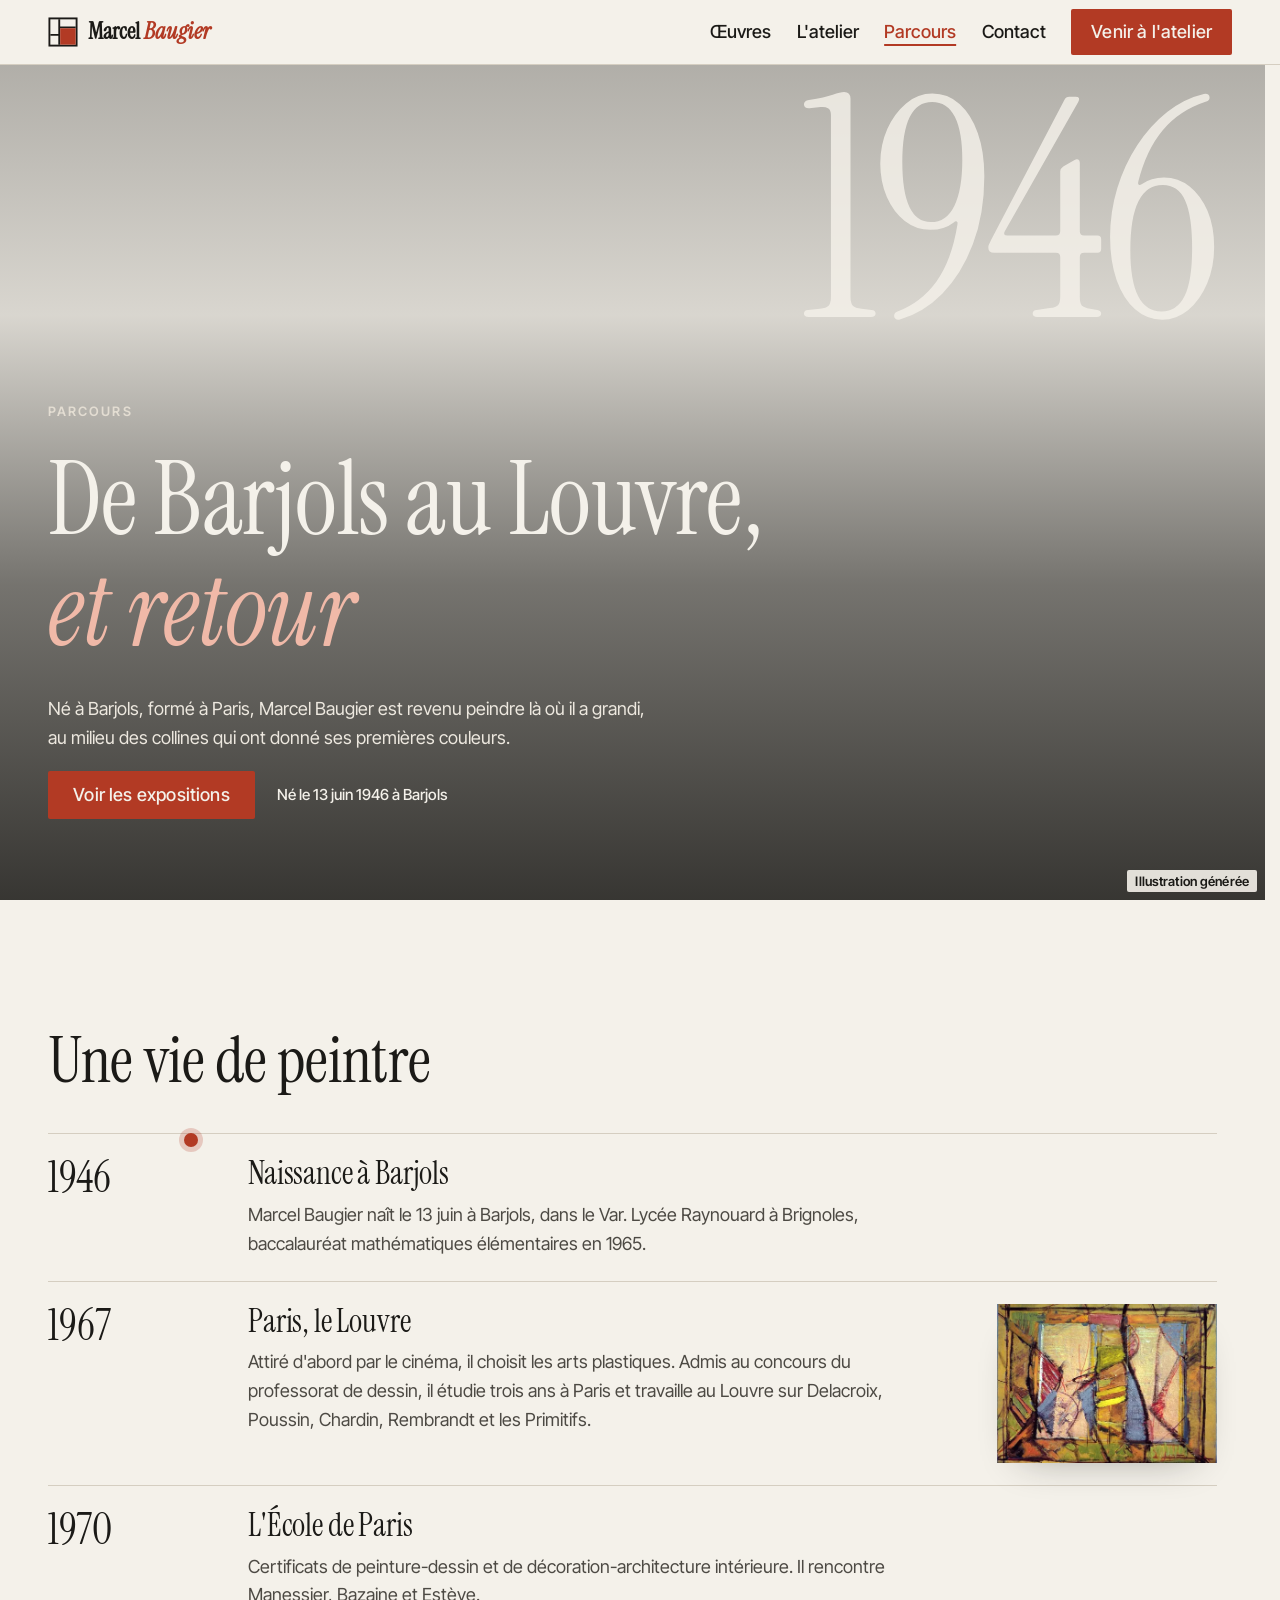
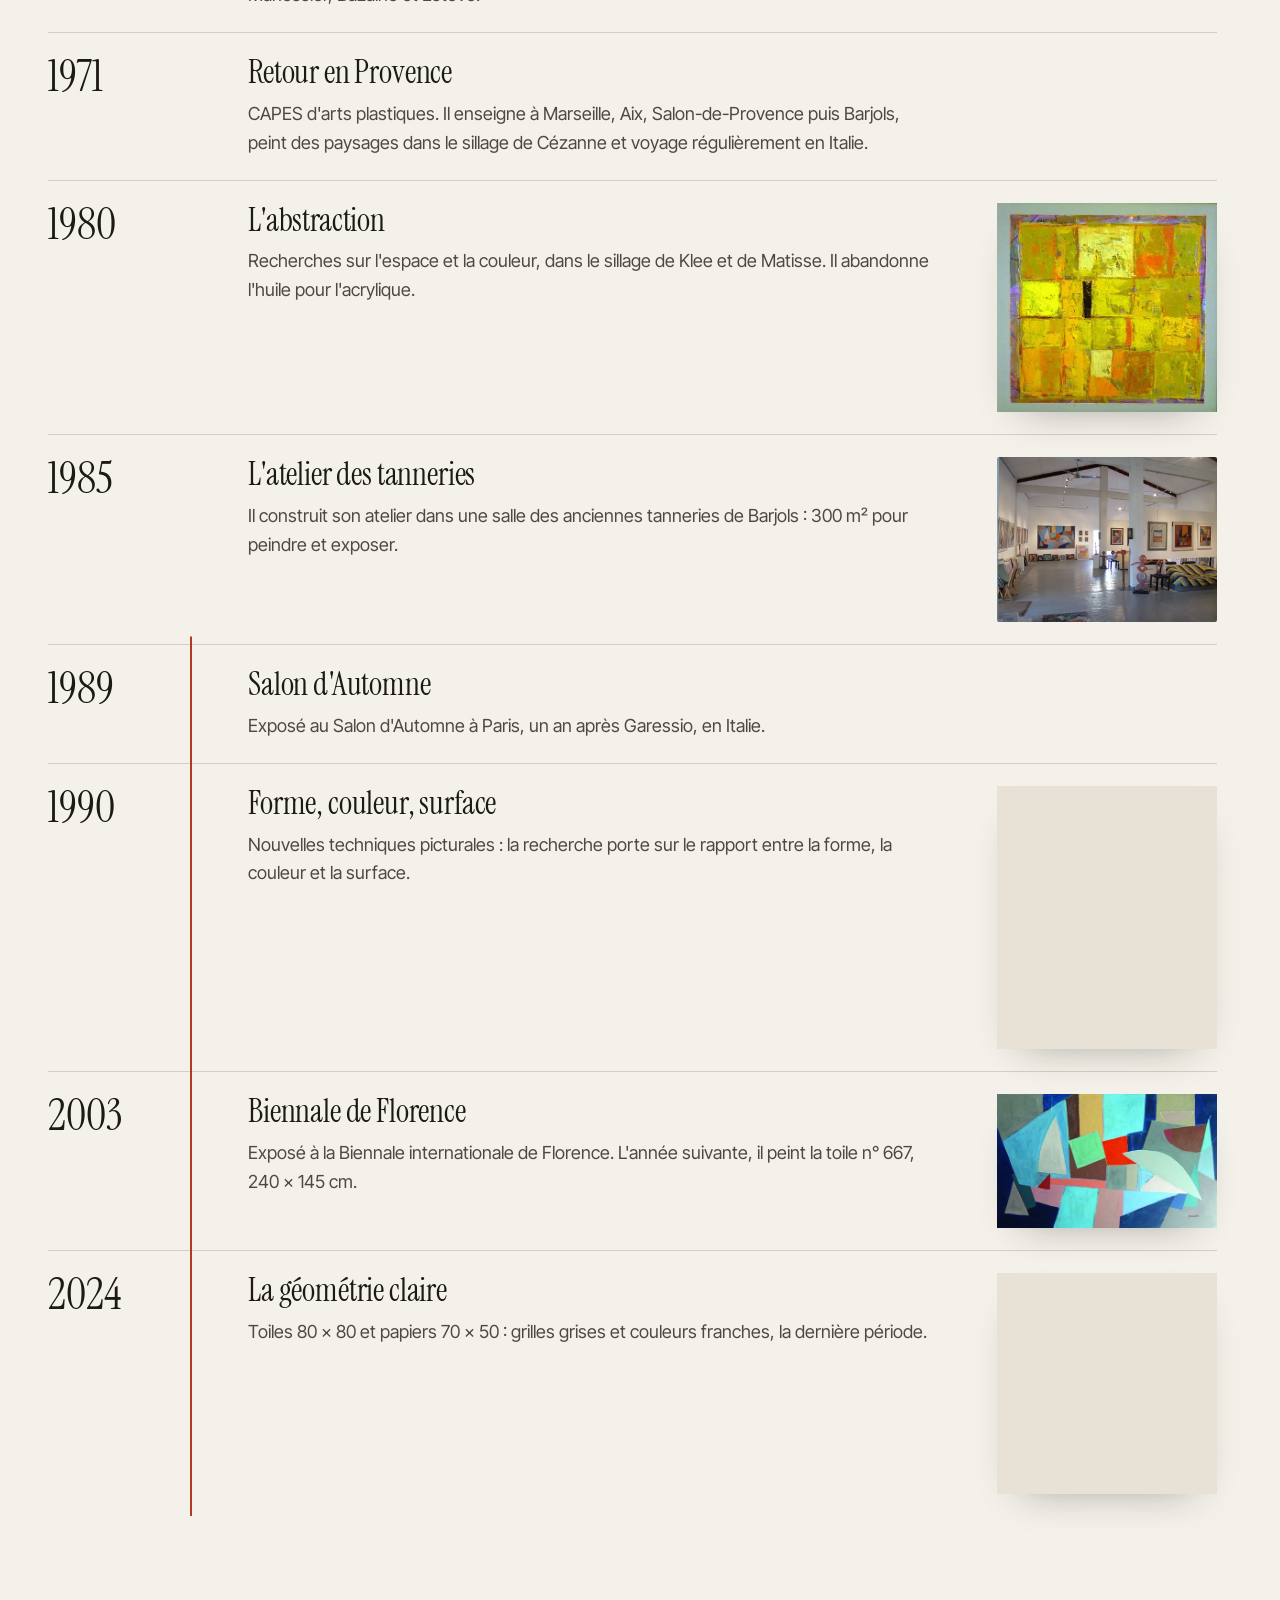
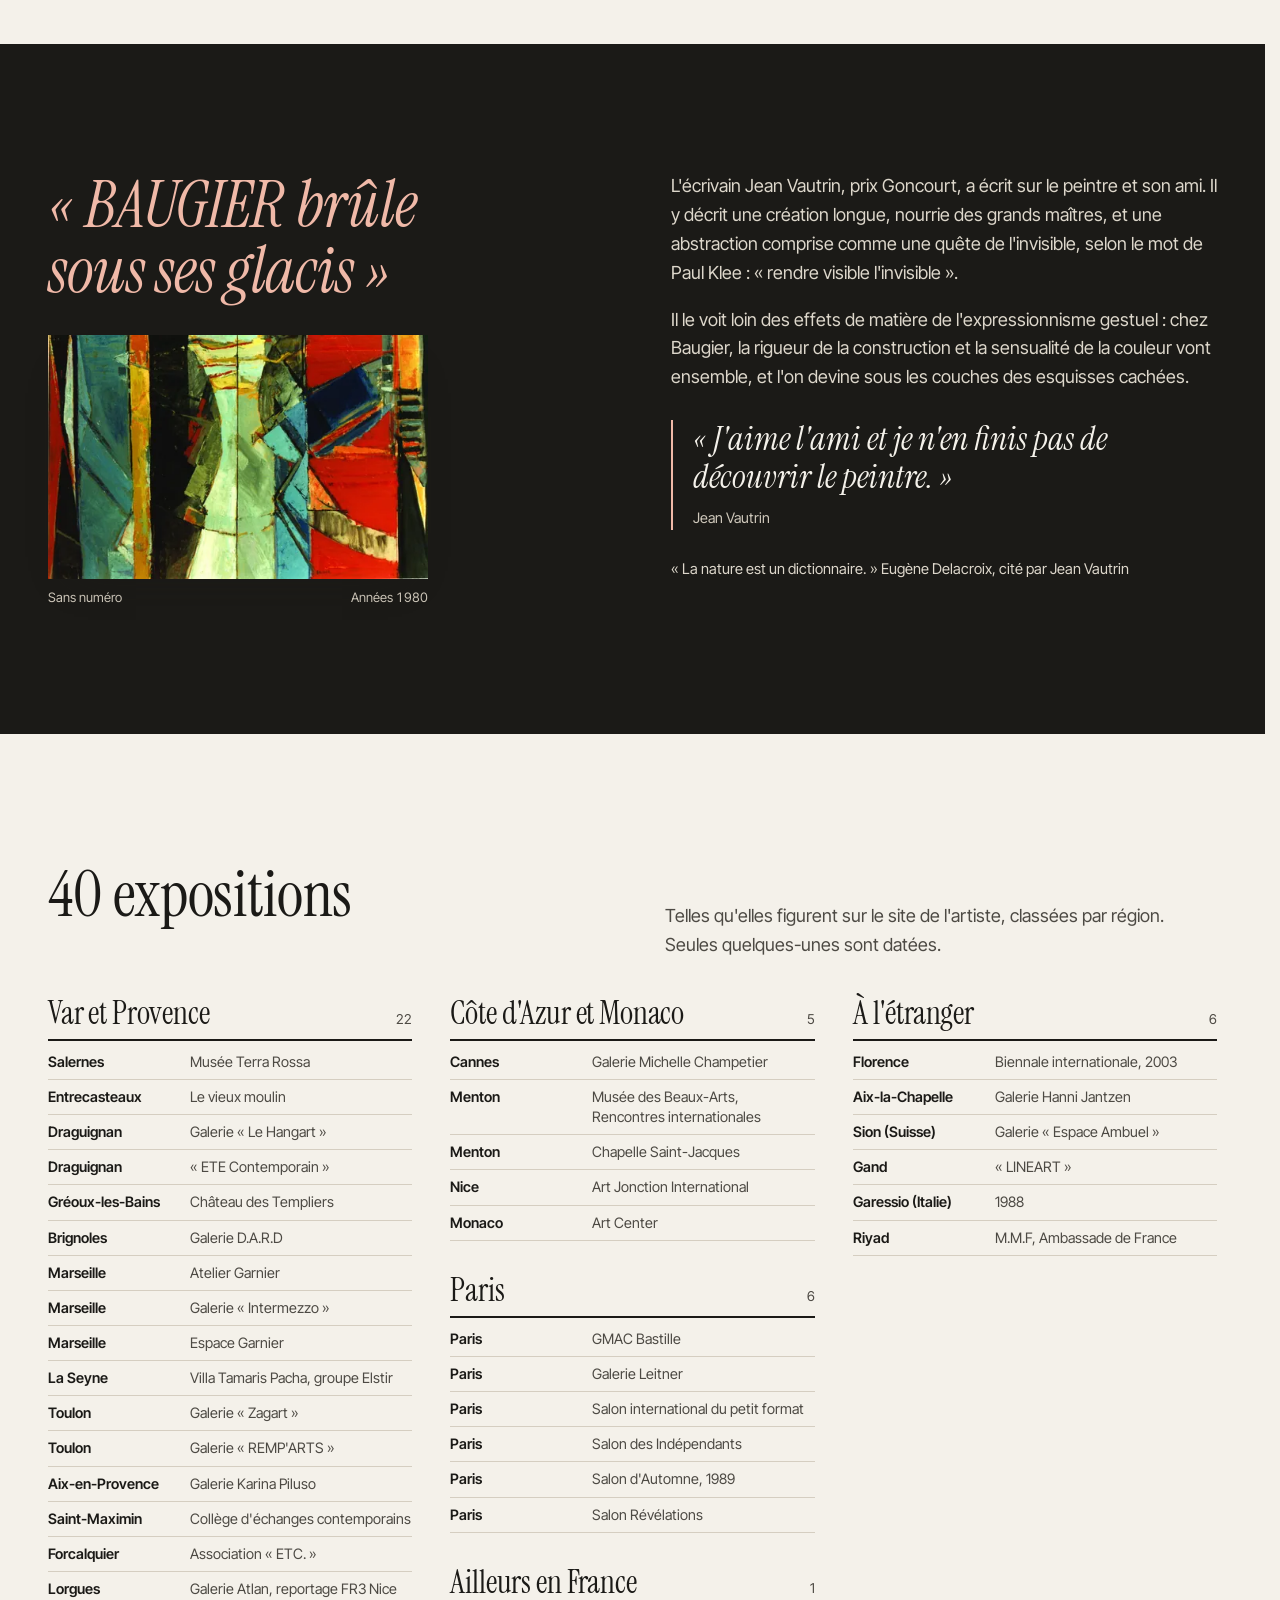
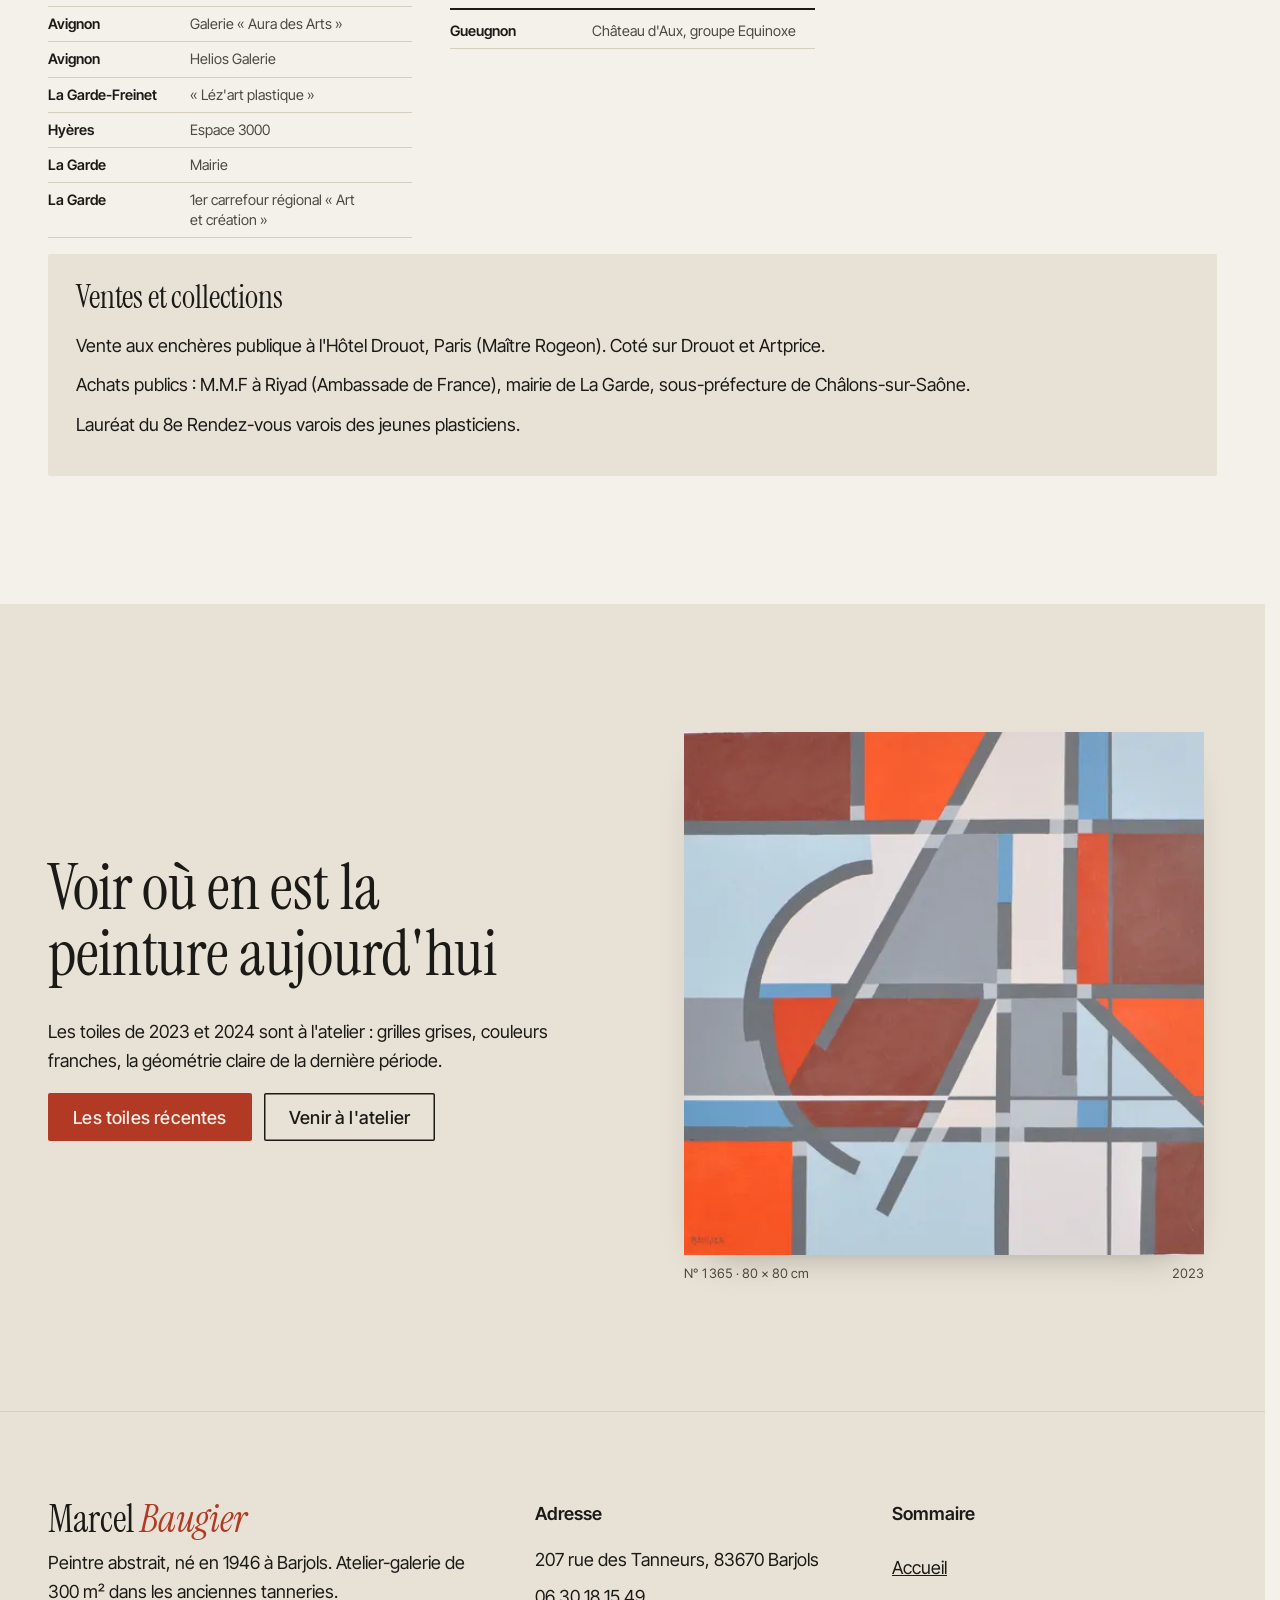
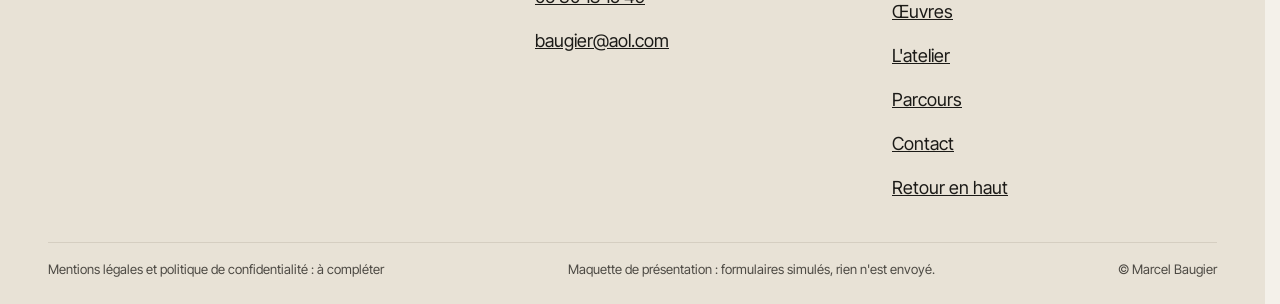
<file: parcours.html>
<!doctype html>
<html lang="fr" data-v="2" data-curseur>
<head>
<meta charset="utf-8">
<meta name="viewport" content="width=device-width, initial-scale=1, viewport-fit=cover">
<title>Parcours de Marcel Baugier : biographie et expositions</title>
<meta name="description" content="De Barjols au Louvre, de Paris à la Biennale de Florence : la vie, la formation et les 40 expositions de Marcel Baugier.">
<meta name="robots" content="noindex, nofollow">
<link rel="canonical" href="https://baugier-maquette.vercel.app/parcours">
<style>:root{--fond:#F4F1EA;--texte:#1B1A17;--voile-fond:#E6DFD2;--ouverture-fond:#F4F1EA;--menu-fond:#1B1A17}:root { --entete-h: 72px; --barres-h: 0px; } html { background: var(--fond); color: var(--texte); scrollbar-gutter: stable; } body { margin: 0; background: var(--fond); } html.js:not(.secours):not([data-arrivee="retour"]) [data-anime] { opacity: 0; } html.js:not(.secours):not([data-arrivee="retour"]) [data-anime].vu { opacity: 1; } [data-voile] { position: fixed; inset: 0; z-index: 900; background: var(--voile-fond); transform: translateY(100%); visibility: hidden; pointer-events: none; } html[data-arrivee="voile"]:not(.voile-leve):not(.secours) [data-voile] { transform: none; visibility: visible; } html.secours [data-voile] { visibility: hidden !important; } .ouverture-panneau { position: fixed; inset: 0; z-index: 850; display: none; place-content: center; justify-items: center; background: var(--ouverture-fond, var(--voile-fond)); color: var(--fond); text-align: center; } html.js[data-arrivee="intro"]:not(.secours):not(.intro-finie) .ouverture-panneau { display: grid; } html.defilement-bloque, html.defilement-bloque body, html.js[data-arrivee="intro"]:not(.secours):not(.intro-finie), html.js[data-arrivee="intro"]:not(.secours):not(.intro-finie) body, html[data-arrivee="voile"]:not(.voile-leve):not(.secours), html[data-arrivee="voile"]:not(.voile-leve):not(.secours) body { overflow: hidden; } html.js[data-arrivee="intro"]:not(.secours):not(.intro-finie) { background-color: var(--ouverture-fond, var(--voile-fond)); } html[data-arrivee="voile"]:not(.voile-leve):not(.secours) { background-color: var(--voile-fond); }</style>
<script>(function () {
var d = document.documentElement, ss = null, ls = null;
try { ss = window.sessionStorage; ls = window.localStorage; } catch (e) {}
d.classList.add('js');
var nav = performance.getEntriesByType ? performance.getEntriesByType('navigation')[0] : null;
var type = nav ? nav.type : 'navigate';
var depart = null;
try { depart = JSON.parse(ss.getItem('socle:depart') || 'null'); ss.removeItem('socle:depart'); } catch (e) {}
if (depart && !(Date.now() - depart.t < 15000)) depart = null;
var mode = type === 'back_forward' ? 'retour' : type === 'reload' ? 'intro' : depart ? 'voile' : 'intro';
d.setAttribute('data-arrivee', mode);
if (mode === 'voile' && depart.couleur) d.style.setProperty('--voile-fond', depart.couleur);
if (type === 'reload' && 'scrollRestoration' in history) {
history.scrollRestoration = 'manual';
}
try {
var choisie = ls && ls.getItem('socle:langue');
var langue = (d.lang || '').slice(0, 2);
if (choisie && choisie !== langue && type === 'navigate' && !depart) {
var alt = document.querySelector('link[rel="alternate"][hreflang="' + choisie + '"]');
if (alt) location.replace(new URL(alt.href).pathname + location.search + location.hash);
}
} catch (e) {}
setTimeout(function () { if (!d.classList.contains('demarre')) d.classList.add('secours'); }, 2000);
})();</script>
<link rel="preload" href="/assets/fonts/instrument-serif-latin-400-normal.woff2" as="font" type="font/woff2" crossorigin>
<link rel="preload" href="/assets/fonts/inter-tight-latin-400-normal.woff2" as="font" type="font/woff2" crossorigin>
<link rel="stylesheet" href="/assets/css/socle.css?v=2">
<link rel="stylesheet" href="/assets/css/site.css?v=2">
<link rel="modulepreload" href="/assets/js/site.js?v=2">
<link rel="modulepreload" href="/assets/js/socle/index.js?v=2">
<script src="/assets/vendor/gsap.min.js" defer></script>
<script src="/assets/vendor/ScrollTrigger.min.js" defer></script>
<script src="/assets/vendor/SplitText.min.js" defer></script>
<script type="module" src="/assets/js/site.js?v=2"></script>
<meta name="theme-color" content="#F4F1EA">
<link rel="icon" href="/assets/images/favicon.svg" type="image/svg+xml">
<link rel="apple-touch-icon" href="/assets/images/apple-touch-icon.png">
<meta property="og:type" content="website">
<meta property="og:site_name" content="Galerie Baugier">
<meta property="og:locale" content="fr_FR">
<meta property="og:title" content="Parcours de Marcel Baugier : biographie et expositions">
<meta property="og:description" content="De Barjols au Louvre, de Paris à la Biennale de Florence : la vie, la formation et les 40 expositions de Marcel Baugier.">
<meta property="og:url" content="https://baugier-maquette.vercel.app/parcours">
<meta property="og:image" content="https://baugier-maquette.vercel.app/assets/partage/parcours-fr.jpg">
<meta property="og:image:width" content="1200">
<meta property="og:image:height" content="630">
<meta property="og:image:alt" content="Parcours du peintre Marcel Baugier">
<meta name="twitter:card" content="summary_large_image">
<script type="application/ld+json">{"@context":"https://schema.org","@type":"ArtGallery","name":"Galerie Baugier, atelier de Marcel Baugier","url":"https://baugier-maquette.vercel.app/","telephone":"+33630181549","email":"baugier@aol.com","address":{"@type":"PostalAddress","streetAddress":"207 rue des Tanneurs","postalCode":"83670","addressLocality":"Barjols","addressCountry":"FR"},"founder":{"@type":"Person","name":"Marcel Baugier","birthDate":"1946-06-13","birthPlace":"Barjols","jobTitle":"Peintre"},"description":"Atelier-galerie de 300 m² du peintre abstrait Marcel Baugier, installé depuis 1985 dans une salle des anciennes tanneries de Barjols (Var)."}</script>
</head>
<body id="haut">
<div data-voile data-forme="rideau" aria-hidden="true"><div class="voile-contenu"><img src="/assets/images/logo-clair.svg" alt="" width="56" height="56"><span data-voile-libelle>Parcours</span></div></div>
<div class="ouverture-panneau" data-ouverture aria-hidden="true">
  <img class="ouverture-logo" src="/assets/images/logo-clair.svg" alt="" width="64" height="64" data-ouverture-objet>
  <p class="ouverture-nom">Marcel Baugier</p>
  <span class="ouverture-trait"></span>
  <p class="ouverture-ligne">Atelier-galerie · Barjols</p>
</div>
<a class="evitement" href="#contenu">Aller au contenu</a>
<header data-entete>
  <div class="entete-rangee">
    <a class="entete-logo" href="/" data-libelle="Accueil">
      <img src="/assets/images/logo.svg" alt="" width="34" height="34"><span>Marcel <em>Baugier</em></span>
    </a>
    <nav data-nav aria-label="Navigation principale">
      <ul><li><a href="/oeuvres" data-libelle="Œuvres">Œuvres</a></li><li><a href="/atelier" data-libelle="L&#39;atelier">L&#39;atelier</a></li><li><a href="/parcours" data-libelle="Parcours" aria-current="page">Parcours</a></li><li><a href="/contact" data-libelle="Contact">Contact</a></li></ul>
    </nav>
    <div class="entete-actions">
      <a class="bouton" href="/contact#venir" data-libelle="Contact">Venir à l&#39;atelier</a>
      <button type="button" data-menu-bouton aria-controls="menu" aria-expanded="false" data-libelle-ouvrir="Menu" data-libelle-fermer="Fermer"><span data-libelle-bouton>Menu</span></button>
      <a class="menu-sansjs" href="#menu" data-menu-lien>Menu</a>
    </div>
  </div>
</header>
<script>/* Avant le premier affichage : rangées de la navigation (même règle que ajusterNav dans assets/js/socle/entete.js)
   et hauteur réelle de l'en-tête, pour que rien ne saute quand le JavaScript du site prend la main. */
(function () {
  var h = document.documentElement, u = document.querySelector('[data-nav] ul'), e = document.querySelector('[data-entete]');
  if (u) {
    var deborde = function () { return u.scrollWidth > u.clientWidth + 1; }, c = deborde();
    if (c && window.matchMedia('(min-width: 900px)').matches) {
      h.classList.add('nav-deux-rangees'); c = deborde();
      if (c) { h.classList.add('nav-deux-lignes'); var a = u.querySelector('a'); c = !a || u.getBoundingClientRect().height > a.getBoundingClientRect().height * 2.5; }
      if (c) h.classList.remove('nav-deux-rangees', 'nav-deux-lignes');
    }
    if (c) h.classList.add('nav-compacte');
  }
  if (e) h.style.setProperty('--entete-h', Math.round(e.getBoundingClientRect().height) + 'px');
})();</script>
<span id="menu-ferme" aria-hidden="true"></span>
<div id="menu" data-menu role="dialog" aria-modal="true" aria-label="Menu">
  <p class="menu-sansjs-fermer"><a href="#menu-ferme">Fermer</a></p>
  <ul><li style="--i:0"><a href="/" class="menu-lien" data-libelle="Accueil">Accueil</a></li><li style="--i:1"><a href="/oeuvres" class="menu-lien" data-libelle="Œuvres">Œuvres</a></li><li style="--i:2"><a href="/atelier" class="menu-lien" data-libelle="L&#39;atelier">L&#39;atelier</a></li><li style="--i:3"><a href="/parcours" class="menu-lien" data-libelle="Parcours" aria-current="page">Parcours</a></li><li style="--i:4"><a href="/contact" class="menu-lien" data-libelle="Contact">Contact</a></li></ul>
  <p><a class="bouton" href="tel:+33630181549">Appeler 06 30 18 15 49</a></p>
</div>
<main id="contenu" tabindex="-1">
<section class="parcours-tete" id="debut">
  <figure class="media page-tete-media parcours-fond" data-grok data-iris-centre style="--cadrage:60% 60%">
  <picture><source media="(max-width: 760px) and (orientation: portrait)" srcset="/assets/images/grok/collines-mobile-640.webp 640w, /assets/images/grok/collines-mobile-1080.webp 1080w" sizes="100vw">
    <img src="/assets/images/grok/collines-1280.webp" srcset="/assets/images/grok/collines-640.webp 640w, /assets/images/grok/collines-1280.webp 1280w, /assets/images/grok/collines-1920.webp 1920w" sizes="100vw" alt="Collines de Provence couvertes de pins, terre ocre au matin" width="1280" height="720" fetchpriority="high" loading="eager" decoding="async">
  </picture><figcaption class="mention-ia">Illustration générée</figcaption>
</figure>
  <p class="annee-geante" data-effet="annee-qui-defile" data-de="1946" data-a="2024" aria-hidden="true" data-visuel data-audit-ignorer>1946</p>
  <div class="parcours-tete-texte conteneur">
    <p class="surtitre" data-anime="gsap" data-tete>Parcours</p>
    <h1 class="tete-titre" data-anime="gsap"><span class="ligne-masque"><span class="tete-ligne">De Barjols au Louvre,</span></span><span class="ligne-masque"><span class="tete-ligne"><em>et retour</em></span></span></h1>
    <p data-anime="gsap" data-tete class="masque-ecran-bas">Né à Barjols, formé à Paris, Marcel Baugier est revenu peindre là où il a grandi, au milieu des collines qui ont donné ses premières couleurs.</p>
    <p class="actions" data-anime="gsap" data-tete><a class="bouton" href="#expositions" data-action-principale data-sans-transition>Voir les expositions</a><span class="info-cle" data-info-cle>Né le 13 juin 1946 à Barjols</span></p>
  </div>
</section>
<section class="frise conteneur" id="vie">
  <h2 data-anime="lignes">Une vie de peintre</h2>
  <ol class="frise-liste">
    <svg class="frise-trait" viewBox="0 0 4 1000" preserveAspectRatio="none" aria-hidden="true" data-fx="trace"><path d="M2 0V1000" stroke="currentColor" stroke-width="2" fill="none" vector-effect="non-scaling-stroke"/></svg>
    <span class="frise-point" aria-hidden="true" data-effet="frise-point" data-audit-ignorer></span>
    <li class="frise-etape " data-anime>
      <p class="frise-annee">1946</p>
      <div class="frise-corps"><h3>Naissance à Barjols</h3><p>Marcel Baugier naît le 13 juin à Barjols, dans le Var. Lycée Raynouard à Brignoles, baccalauréat mathématiques élémentaires en 1965.</p></div>
    </li><li class="frise-etape frise-etape--image" data-anime>
      <p class="frise-annee">1967</p>
      <div class="frise-corps"><h3>Paris, le Louvre</h3><p>Attiré d&#39;abord par le cinéma, il choisit les arts plastiques. Admis au concours du professorat de dessin, il étudie trois ans à Paris et travaille au Louvre sur Delacroix, Poussin, Chardin, Rembrandt et les Primitifs.</p></div>
      <figure class="media frise-image oeuvre-media" style="--cadrage:50% 50%;aspect-ratio:1.3825">
  <picture>
    <img src="/assets/images/o-annees-1980-1990-14-960.webp" srcset="/assets/images/o-annees-1980-1990-14-480.webp 480w, /assets/images/o-annees-1980-1990-14-960.webp 960w" sizes="(max-width: 760px) 60vw, 22vw" alt="Marcel Baugier, années 1980" width="960" height="694" loading="lazy" decoding="async">
  </picture>
</figure>
    </li><li class="frise-etape " data-anime>
      <p class="frise-annee">1970</p>
      <div class="frise-corps"><h3>L&#39;École de Paris</h3><p>Certificats de peinture-dessin et de décoration-architecture intérieure. Il rencontre Manessier, Bazaine et Estève.</p></div>
    </li><li class="frise-etape " data-anime>
      <p class="frise-annee">1971</p>
      <div class="frise-corps"><h3>Retour en Provence</h3><p>CAPES d&#39;arts plastiques. Il enseigne à Marseille, Aix, Salon-de-Provence puis Barjols, peint des paysages dans le sillage de Cézanne et voyage régulièrement en Italie.</p></div>
    </li><li class="frise-etape frise-etape--image" data-anime>
      <p class="frise-annee">1980</p>
      <div class="frise-corps"><h3>L&#39;abstraction</h3><p>Recherches sur l&#39;espace et la couleur, dans le sillage de Klee et de Matisse. Il abandonne l&#39;huile pour l&#39;acrylique.</p></div>
      <figure class="media frise-image oeuvre-media" style="--cadrage:50% 50%;aspect-ratio:1.0493">
  <picture>
    <img src="/assets/images/o-annees-1980-1990-3-1600.webp" srcset="/assets/images/o-annees-1980-1990-3-480.webp 480w, /assets/images/o-annees-1980-1990-3-960.webp 960w, /assets/images/o-annees-1980-1990-3-1600.webp 1600w" sizes="(max-width: 760px) 60vw, 22vw" alt="Marcel Baugier, années 1980" width="1600" height="1525" loading="lazy" decoding="async">
  </picture>
</figure>
    </li><li class="frise-etape frise-etape--image" data-anime>
      <p class="frise-annee">1985</p>
      <div class="frise-corps"><h3>L&#39;atelier des tanneries</h3><p>Il construit son atelier dans une salle des anciennes tanneries de Barjols : 300 m² pour peindre et exposer.</p></div>
      <figure class="media frise-image" style="--cadrage:50% 50%;aspect-ratio:4 / 3">
  <picture>
    <img src="/assets/images/atelier-salle-3-1600.webp" srcset="/assets/images/atelier-salle-3-640.webp 640w, /assets/images/atelier-salle-3-1024.webp 1024w, /assets/images/atelier-salle-3-1600.webp 1600w" sizes="(max-width: 760px) 60vw, 22vw" alt="Les murs de l&#39;atelier couverts de toiles, sous la charpente" width="1600" height="1200" loading="lazy" decoding="async">
  </picture>
</figure>
    </li><li class="frise-etape " data-anime>
      <p class="frise-annee">1989</p>
      <div class="frise-corps"><h3>Salon d&#39;Automne</h3><p>Exposé au Salon d&#39;Automne à Paris, un an après Garessio, en Italie.</p></div>
    </li><li class="frise-etape frise-etape--image" data-anime>
      <p class="frise-annee">1990</p>
      <div class="frise-corps"><h3>Forme, couleur, surface</h3><p>Nouvelles techniques picturales : la recherche porte sur le rapport entre la forme, la couleur et la surface.</p></div>
      <figure class="media frise-image oeuvre-media" style="--cadrage:50% 50%;aspect-ratio:0.8345">
  <picture>
    <img src="/assets/images/o-414-85x70-toile-1994-1600.webp" srcset="/assets/images/o-414-85x70-toile-1994-480.webp 480w, /assets/images/o-414-85x70-toile-1994-960.webp 960w, /assets/images/o-414-85x70-toile-1994-1600.webp 1600w" sizes="(max-width: 760px) 60vw, 22vw" alt="Marcel Baugier, N° 414, acrylique sur toile, 85 × 70 cm, 1994" width="1600" height="1917" loading="lazy" decoding="async">
  </picture>
</figure>
    </li><li class="frise-etape frise-etape--image" data-anime>
      <p class="frise-annee">2003</p>
      <div class="frise-corps"><h3>Biennale de Florence</h3><p>Exposé à la Biennale internationale de Florence. L&#39;année suivante, il peint la toile n° 667, 240 × 145 cm.</p></div>
      <figure class="media frise-image oeuvre-media" style="--cadrage:50% 50%;aspect-ratio:1.6434">
  <picture>
    <img src="/assets/images/o-667-240x145-toile-2004-1600.webp" srcset="/assets/images/o-667-240x145-toile-2004-480.webp 480w, /assets/images/o-667-240x145-toile-2004-960.webp 960w, /assets/images/o-667-240x145-toile-2004-1600.webp 1600w" sizes="(max-width: 760px) 60vw, 22vw" alt="Marcel Baugier, N° 667, acrylique sur toile, 240 × 145 cm, 2004" width="1600" height="974" loading="lazy" decoding="async">
  </picture>
</figure>
    </li><li class="frise-etape frise-etape--image" data-anime>
      <p class="frise-annee">2024</p>
      <div class="frise-corps"><h3>La géométrie claire</h3><p>Toiles 80 × 80 et papiers 70 × 50 : grilles grises et couleurs franches, la dernière période.</p></div>
      <figure class="media frise-image oeuvre-media" style="--cadrage:50% 50%;aspect-ratio:0.9948">
  <picture>
    <img src="/assets/images/o-n-1365-toile-80x80-1600.webp" srcset="/assets/images/o-n-1365-toile-80x80-480.webp 480w, /assets/images/o-n-1365-toile-80x80-960.webp 960w, /assets/images/o-n-1365-toile-80x80-1600.webp 1600w" sizes="(max-width: 760px) 60vw, 22vw" alt="Marcel Baugier, N° 1365, acrylique sur toile, 80 × 80 cm, 2023" width="1600" height="1608" loading="lazy" decoding="async">
  </picture>
</figure>
    </li>
  </ol>
</section>
<section class="vautrin" id="vautrin">
  <div class="conteneur vautrin-grille">
    <div>
      <h2 data-anime="lignes"><em>« BAUGIER brûle sous ses glacis »</em></h2>
      <figure class="oeuvre vautrin-toile" style="--r:1.5597;--teinte:#ea0b00" data-teinte="#ea0b00" data-anime>
  <a href="/oeuvres?oeuvre=annees-1980-1990-12" class="oeuvre-lien" data-libelle="Œuvres" aria-label="Ouvrir Sans numéro, années 1980"><figure class="media oeuvre-media" style="--cadrage:50% 50%">
  <picture>
    <img src="/assets/images/o-annees-1980-1990-12-1600.webp" srcset="/assets/images/o-annees-1980-1990-12-480.webp 480w, /assets/images/o-annees-1980-1990-12-960.webp 960w, /assets/images/o-annees-1980-1990-12-1600.webp 1600w" sizes="(max-width: 760px) 80vw, 30vw" alt="Marcel Baugier, années 1980" width="1600" height="1026" loading="lazy" decoding="async">
  </picture>
</figure></a>
  <figcaption class="cartel"><span>Sans numéro</span><span>Années 1980</span></figcaption>
</figure>
    </div>
    <div>
      <p data-anime>L&#39;écrivain Jean Vautrin, prix Goncourt, a écrit sur le peintre et son ami. Il y décrit une création longue, nourrie des grands maîtres, et une abstraction comprise comme une quête de l&#39;invisible, selon le mot de Paul Klee : « rendre visible l&#39;invisible ».</p>
      <p data-anime>Il le voit loin des effets de matière de l&#39;expressionnisme gestuel : chez Baugier, la rigueur de la construction et la sensualité de la couleur vont ensemble, et l&#39;on devine sous les couches des esquisses cachées.</p>
      <blockquote class="vautrin-citation" data-anime><p>« J&#39;aime l&#39;ami et je n&#39;en finis pas de découvrir le peintre. »</p><footer>Jean Vautrin</footer></blockquote>
      <p class="vautrin-delacroix" data-anime>« La nature est un dictionnaire. » Eugène Delacroix, cité par Jean Vautrin</p>
    </div>
  </div>
</section>
<section class="expositions conteneur" id="expositions">
  <div class="expositions-tete">
    <h2 data-anime="lignes"><span data-compteur="40">40</span> expositions</h2>
    <p data-anime>Telles qu&#39;elles figurent sur le site de l&#39;artiste, classées par région. Seules quelques-unes sont datées.</p>
  </div>
  <div class="expositions-grille">
    <details class="expo-groupe" data-anime open>
      <summary><h3>Var et Provence <span>22</span></h3></summary>
      <ul><li><strong>Salernes</strong><span>Musée Terra Rossa</span></li><li><strong>Entrecasteaux</strong><span>Le vieux moulin</span></li><li><strong>Draguignan</strong><span>Galerie « Le Hangart »</span></li><li><strong>Draguignan</strong><span>« ETE Contemporain »</span></li><li><strong>Gréoux-les-Bains</strong><span>Château des Templiers</span></li><li><strong>Brignoles</strong><span>Galerie D.A.R.D</span></li><li><strong>Marseille</strong><span>Atelier Garnier</span></li><li><strong>Marseille</strong><span>Galerie « Intermezzo »</span></li><li><strong>Marseille</strong><span>Espace Garnier</span></li><li><strong>La Seyne</strong><span>Villa Tamaris Pacha, groupe Elstir</span></li><li><strong>Toulon</strong><span>Galerie « Zagart »</span></li><li><strong>Toulon</strong><span>Galerie « REMP&#39;ARTS »</span></li><li><strong>Aix-en-Provence</strong><span>Galerie Karina Piluso</span></li><li><strong>Saint-Maximin</strong><span>Collège d&#39;échanges contemporains</span></li><li><strong>Forcalquier</strong><span>Association « ETC. »</span></li><li><strong>Lorgues</strong><span>Galerie Atlan, reportage FR3 Nice</span></li><li><strong>Avignon</strong><span>Galerie « Aura des Arts »</span></li><li><strong>Avignon</strong><span>Helios Galerie</span></li><li><strong>La Garde-Freinet</strong><span>« Léz&#39;art plastique »</span></li><li><strong>Hyères</strong><span>Espace 3000</span></li><li><strong>La Garde</strong><span>Mairie</span></li><li><strong>La Garde</strong><span>1er carrefour régional « Art et création »</span></li></ul>
    </details><details class="expo-groupe" data-anime open>
      <summary><h3>Côte d&#39;Azur et Monaco <span>5</span></h3></summary>
      <ul><li><strong>Cannes</strong><span>Galerie Michelle Champetier</span></li><li><strong>Menton</strong><span>Musée des Beaux-Arts, Rencontres internationales</span></li><li><strong>Menton</strong><span>Chapelle Saint-Jacques</span></li><li><strong>Nice</strong><span>Art Jonction International</span></li><li><strong>Monaco</strong><span>Art Center</span></li></ul>
    </details><details class="expo-groupe" data-anime open>
      <summary><h3>Paris <span>6</span></h3></summary>
      <ul><li><strong>Paris</strong><span>GMAC Bastille</span></li><li><strong>Paris</strong><span>Galerie Leitner</span></li><li><strong>Paris</strong><span>Salon international du petit format</span></li><li><strong>Paris</strong><span>Salon des Indépendants</span></li><li><strong>Paris</strong><span>Salon d&#39;Automne, 1989</span></li><li><strong>Paris</strong><span>Salon Révélations</span></li></ul>
    </details><details class="expo-groupe" data-anime open>
      <summary><h3>Ailleurs en France <span>1</span></h3></summary>
      <ul><li><strong>Gueugnon</strong><span>Château d&#39;Aux, groupe Equinoxe</span></li></ul>
    </details><details class="expo-groupe" data-anime open>
      <summary><h3>À l&#39;étranger <span>6</span></h3></summary>
      <ul><li><strong>Florence</strong><span>Biennale internationale, 2003</span></li><li><strong>Aix-la-Chapelle</strong><span>Galerie Hanni Jantzen</span></li><li><strong>Sion (Suisse)</strong><span>Galerie « Espace Ambuel »</span></li><li><strong>Gand</strong><span>« LINEART »</span></li><li><strong>Garessio (Italie)</strong><span>1988</span></li><li><strong>Riyad</strong><span>M.M.F, Ambassade de France</span></li></ul>
    </details>
  </div>
  <div class="reconnu" data-anime>
    <h3>Ventes et collections</h3>
    <p>Vente aux enchères publique à l&#39;Hôtel Drouot, Paris (Maître Rogeon). Coté sur Drouot et Artprice.</p>
    <p>Achats publics : M.M.F à Riyad (Ambassade de France), mairie de La Garde, sous-préfecture de Châlons-sur-Saône.</p>
    <p>Lauréat du 8e Rendez-vous varois des jeunes plasticiens.</p>
  </div>
</section>
<section class="fin-oeuvre fin-oeuvre--pierre" id="fin">
  <div class="conteneur fin-oeuvre-grille">
    <div>
      <h2 data-anime="lignes">Voir où en est la peinture aujourd&#39;hui</h2>
      <p data-anime>Les toiles de 2023 et 2024 sont à l&#39;atelier : grilles grises, couleurs franches, la géométrie claire de la dernière période.</p>
      <p class="fin-actions" data-anime><a href="/oeuvres?decennie=2010#catalogue" class="bouton" data-libelle="Œuvres">Les toiles récentes</a> <a href="/contact?sujet=visite#formulaire" class="bouton bouton--contour" data-libelle="Contact">Venir à l&#39;atelier</a></p>
    </div>
    <figure class="oeuvre fin-oeuvre-toile" style="--r:0.9948;--teinte:#ff4e15" data-teinte="#ff4e15">
  <a href="/oeuvres?oeuvre=1365" class="oeuvre-lien" data-libelle="Œuvres" aria-label="Ouvrir N° 1365, 2023"><figure class="media oeuvre-media" style="--cadrage:50% 50%">
  <picture>
    <img src="/assets/images/o-n-1365-toile-80x80-1600.webp" srcset="/assets/images/o-n-1365-toile-80x80-480.webp 480w, /assets/images/o-n-1365-toile-80x80-960.webp 960w, /assets/images/o-n-1365-toile-80x80-1600.webp 1600w" sizes="(max-width: 760px) 90vw, 40vw" alt="Marcel Baugier, N° 1365, acrylique sur toile, 80 × 80 cm, 2023" width="1600" height="1608" loading="lazy" decoding="async">
  </picture>
</figure></a>
  <figcaption class="cartel"><span>N° 1365 · 80 × 80 cm</span><span>2023</span></figcaption>
</figure>
  </div>
</section>
</main>
<footer class="pied" id="pied">
  <div class="conteneur pied-grille">
    <div class="pied-marque">
      <p class="pied-nom">Marcel <em>Baugier</em></p>
      <p>Peintre abstrait, né en 1946 à Barjols. Atelier-galerie de 300 m² dans les anciennes tanneries.</p>
    </div>
    <div>
      <p><strong>Adresse</strong></p>
      <p>207 rue des Tanneurs, 83670 Barjols<br><a href="tel:+33630181549">06 30 18 15 49</a><br><a href="mailto:baugier@aol.com">baugier@aol.com</a></p>
    </div>
    <nav aria-label="Sommaire">
      <p><strong>Sommaire</strong></p>
      <ul><li><a href="/" data-libelle="Accueil">Accueil</a></li><li><a href="/oeuvres" data-libelle="Œuvres">Œuvres</a></li><li><a href="/atelier" data-libelle="L&#39;atelier">L&#39;atelier</a></li><li><a href="/parcours" data-libelle="Parcours" aria-current="page">Parcours</a></li><li><a href="/contact" data-libelle="Contact">Contact</a></li><li><a href="#haut" data-sans-transition>Retour en haut</a></li></ul>
    </nav>
  </div>
  <div class="conteneur pied-bas"><p>Mentions légales et politique de confidentialité : à compléter</p><p>Maquette de présentation : formulaires simulés, rien n&#39;est envoyé.</p><p>© Marcel Baugier</p></div>
</footer>
<div data-barre-fixe>
  <a class="bouton bouton--contour" href="tel:+33630181549">Appeler</a>
  <a class="bouton" href="/contact#venir" data-libelle="Contact">Venir à l&#39;atelier</a>
</div>
</body>
</html>
</file>
<file: assets/css/socle.css>
/* Socle : règles communes à toutes les maquettes. Le style du projet va dans site.css.
   Les couleurs et polices du projet se règlent par les variables ci-dessous (redéfinies dans site.css). */
:root {
  --police-titres: Georgia, 'Times New Roman', serif;
  --police-texte: system-ui, -apple-system, 'Segoe UI', Roboto, sans-serif;
  --accent: #b3361f;
  --texte-doux: color-mix(in srgb, var(--texte) 78%, var(--fond));
  --ligne: color-mix(in srgb, var(--texte) 18%, var(--fond));
  --gouttiere: clamp(16px, 4vw, 48px);
  --largeur: 1240px;
  --rayon: 6px;
  --duree: .7s;
  --courbe: cubic-bezier(.22, 1, .36, 1);
}

*, *::before, *::after { box-sizing: border-box; }
html { -webkit-text-size-adjust: 100%; text-size-adjust: 100%; }
body {
  font-family: var(--police-texte); font-size: clamp(1rem, .96rem + .2vw, 1.125rem); line-height: 1.6;
  padding-bottom: var(--barres-h); overflow-x: clip;
}
img, picture, video, canvas, svg { display: block; max-width: 100%; }
img, video { height: auto; }
h1, h2, h3, h4 { font-family: var(--police-titres); line-height: 1.08; margin: 0 0 .5em; text-wrap: balance; font-weight: 600; }
p, li, dd, figcaption { text-wrap: pretty; }
p { margin: 0 0 1em; }
a { color: inherit; }
a[href^="mailto:"] { overflow-wrap: anywhere; }
button, input, select, textarea { font: inherit; color: inherit; }
button { cursor: pointer; }
:where(a, button, input, select, textarea, summary, [tabindex]) { -webkit-tap-highlight-color: transparent; }
:focus { outline: none; }
:focus-visible { outline: 3px solid var(--accent); outline-offset: 3px; border-radius: 2px; }
[id] { scroll-margin-top: calc(var(--entete-h) + 12px); scroll-margin-bottom: calc(var(--barres-h) + 12px); }
/* Lien profond vers une scène qui cache l'en-tête : elle arrive tout en haut de l'écran (comme aller() du socle). */
html.js:not(.secours) :is([data-entete-cache], [data-entete-cache] [id], [data-fx="plein-ecran"], [data-fx="plein-ecran"] [id]) { scroll-margin-top: 0; }
[hidden] { display: none !important; }

.visuellement-cache {
  position: absolute !important; width: 1px; height: 1px; padding: 0; margin: -1px;
  overflow: hidden; clip: rect(0 0 0 0); white-space: nowrap; border: 0;
}
.evitement {
  position: fixed; left: 12px; top: 12px; z-index: 1000; padding: 12px 16px; background: var(--texte); color: var(--fond);
  transform: translateY(-160%); text-decoration: none;
}
.evitement:focus-visible { transform: none; }
.conteneur { width: min(100% - 2 * var(--gouttiere), var(--largeur)); margin-inline: auto; }
.chiffres { font-variant-numeric: tabular-nums; }

/* Boutons : zones tactiles d'au moins 44 px. */
.bouton {
  display: inline-flex; align-items: center; justify-content: center; gap: .5em;
  min-height: 48px; min-width: 44px; padding: .7em 1.4em; border-radius: 999px;
  background: var(--accent); color: var(--fond); text-decoration: none; font-weight: 600; border: 0;
  line-height: 1.2; text-align: center;
}
.bouton--contour { background: transparent; color: inherit; box-shadow: inset 0 0 0 2px currentColor; }
.bouton[disabled] { opacity: .55; cursor: not-allowed; }

/* Apparitions : cachées par le style critique jusqu'à .vu, jamais recachées. */
html.js:not(.secours):not([data-arrivee="retour"]) [data-anime]:not([data-anime="gsap"]) {
  transform: translate3d(0, 1.2rem, 0);
  transition: opacity var(--duree) var(--courbe) var(--delai, 0s), transform var(--duree) var(--courbe) var(--delai, 0s);
}
html.js:not(.secours):not([data-arrivee="retour"]) [data-anime]:not([data-anime="gsap"]).vu { transform: none; }

/* Bibliothèque d'effets (effets.js). Apparitions : le bloc lui-même ne glisse pas, ce sont ses parties qui arrivent.
   Mêmes conditions que les apparitions : en secours, au retour et sans JavaScript, état final direct.
   Les transitions ne valent que pendant l'arrivée (.fx-fini ensuite) : celles du projet reprennent la main. */
html.js:not(.secours):not([data-arrivee="retour"]) :is([data-anime="lignes"], [data-anime="mots"], [data-anime="lettres"], [data-anime="cascade"]):not([data-anime="gsap"]) {
  transform: none; transition: opacity .25s linear var(--delai, 0s);
}
/* Masques des lignes : découpe par clip-path, débordante en haut et sur les côtés (accents), un peu en bas (jambages),
   au lieu d'un overflow et de marges : la mise en page ne change pas d'un pixel pendant la découpe. La ligne part
   d'assez bas (135 %) pour rester invisible malgré le débord du bas. */
.fx-ligne-mask { overflow: visible !important; clip-path: inset(-.4em -.6em -.2em -.6em); }
html.js:not(.secours):not([data-arrivee="retour"]) [data-anime="lignes"] .fx-ligne {
  transform: translate3d(0, 135%, 0); transition: transform 1s var(--courbe) calc(var(--delai, 0s) + var(--i, 0) * 90ms);
}
html.js:not(.secours):not([data-arrivee="retour"]) [data-anime="lignes"].vu .fx-ligne { transform: none; }
html.js:not(.secours):not([data-arrivee="retour"]) [data-anime="mots"] .fx-mot {
  opacity: 0; transform: translate3d(0, .5em, 0);
  transition: opacity .6s var(--courbe) calc(var(--delai, 0s) + var(--i, 0) * 35ms), transform .7s var(--courbe) calc(var(--delai, 0s) + var(--i, 0) * 35ms);
}
html.js:not(.secours):not([data-arrivee="retour"]) [data-anime="mots"].vu .fx-mot { opacity: 1; transform: none; }
/* Lettres : chaque mot reste d'un bloc (jamais coupé en fin de ligne), les lettres basculent en place. */
[data-anime="lettres"] :is(.fx-mot-l, .fx-lettre) { display: inline-block; }
html.js:not(.secours):not([data-arrivee="retour"]) [data-anime="lettres"] .fx-lettre {
  opacity: 0; transform: translate3d(0, .55em, 0) rotate(12deg); transform-origin: 0 100%;
  transition: opacity .5s var(--courbe) calc(var(--delai, 0s) + var(--i, 0) * 18ms), transform .8s var(--courbe) calc(var(--delai, 0s) + var(--i, 0) * 18ms);
}
html.js:not(.secours):not([data-arrivee="retour"]) [data-anime="lettres"].vu .fx-lettre { opacity: 1; transform: none; }
html.js:not(.secours):not([data-arrivee="retour"]) [data-anime="cascade"] > * { opacity: 0; transform: translate3d(0, 1.8rem, 0); }
html.js:not(.secours):not([data-arrivee="retour"]) [data-anime="cascade"]:not(.fx-fini) > * {
  transition: opacity .7s var(--courbe) calc(var(--delai, 0s) + var(--i, 0) * 80ms), transform .9s var(--courbe) calc(var(--delai, 0s) + var(--i, 0) * 80ms);
}
html.js:not(.secours):not([data-arrivee="retour"]) [data-anime="cascade"].vu > * { opacity: 1; transform: none; }
/* Rideau : règle aussi précise que celle des apparitions (sinon sa transition de découpe serait écrasée). */
html.js:not(.secours):not([data-arrivee="retour"]) [data-anime="rideau"]:not([data-anime="gsap"]) {
  transform: none; clip-path: inset(0 0 100% 0);
}
html.js:not(.secours):not([data-arrivee="retour"]) [data-anime="rideau"]:not([data-anime="gsap"]):not(.fx-fini) {
  transition: opacity .25s linear var(--delai, 0s), clip-path 1.2s cubic-bezier(.77, 0, .18, 1) var(--delai, 0s);
}
html.js:not(.secours):not([data-arrivee="retour"]) [data-anime="rideau"]:not([data-anime="gsap"]).vu { clip-path: inset(0 0 0 0); }
html.js:not(.secours):not([data-arrivee="retour"]) [data-anime="rideau"]:not([data-fx]) > :is(picture, video) { transform: scale(1.14); }
html.js:not(.secours):not([data-arrivee="retour"]) [data-anime="rideau"]:not([data-fx]):not(.fx-fini) > :is(picture, video) { transition: transform 1.6s var(--courbe) var(--delai, 0s); }
html.js:not(.secours):not([data-arrivee="retour"]) [data-anime="rideau"].vu:not([data-fx]) > :is(picture, video) { transform: none; }
/* Effets liés au défilement : l'image déplacée par GSAP n'a aucune transition CSS (une seule source par propriété). */
[data-fx="parallaxe"] > :is(picture, video, img), [data-fx="zoom"] > :is(picture, video, img) { transition: none; }
/* WebGL « onde » : le canvas, calé sur l'image, n'est visible que pendant le mouvement ; au repos, l'image d'origine, nette. */
[data-fx="onde"] { position: relative; }
.fx-onde { position: absolute; left: 0; top: 0; width: 100%; height: 100%; pointer-events: none; opacity: 0; transition: opacity .3s linear; }
.fx-onde--actif { opacity: 1; transition-duration: .12s; }
/* Image qui s'ouvre en plein écran : section haute, cadre collant en haut de l'écran (sticky, pas d'épinglage GSAP).
   En secours et sans JavaScript : image entière dans une section normale (règles [data-collant]). */
html.js:not(.secours) [data-fx="plein-ecran"] { position: relative; height: var(--fx-longueur, 260svh); }
html.js:not(.secours) [data-fx="plein-ecran"] > [data-collant] { position: sticky; top: 0; height: 100vh; height: 100svh; overflow: hidden; }
[data-fx="plein-ecran"] > [data-collant] > .media, [data-fx="plein-ecran"] [data-fx-cible] { width: 100%; height: 100%; border-radius: 0; }
:is(html.secours, html:not(.js)) [data-fx="plein-ecran"] [data-fx-cible] { height: 100svh; }
/* Mots géants : la rangée garde sa largeur (mots répétés au besoin) et ne sort jamais de son bandeau.
   En secours et sans JavaScript, les mots passent à la ligne : rien n'est coupé. */
[data-fx="mots-geants"] { overflow: hidden; overflow: clip; }
[data-fx="mots-geants"] [data-fx-rangee] { width: max-content; white-space: nowrap; margin: 0; }
:is(html.secours, html:not(.js)) [data-fx="mots-geants"] { overflow: visible; }
:is(html.secours, html:not(.js)) [data-fx="mots-geants"] [data-fx-rangee] { width: auto; white-space: normal; line-height: 1.2; }
/* Inclinaison selon la vitesse : GSAP seul tient la transformation (pas de transition CSS sur transform). */
[data-fx="vitesse"], [data-fx="mots-geants"] [data-fx-rangee] { transition-property: opacity, color, background-color, border-color, box-shadow !important; }

/* Effets au survol : au premier survol, GSAP prend la main sur la transformation (classe fx-survol) :
   plus aucune transition CSS sur transform pour cet élément. */
.fx-survol { transition-property: opacity, color, background-color, border-color, box-shadow !important; }

[data-boucle-css].hors-ecran, [data-boucle-css].hors-ecran *, [data-boucle-css].en-pause, [data-boucle-css].en-pause * { animation-play-state: paused !important; }

/* En-tête : opaque, jamais coupé, se cache en descendant. */
[data-entete] {
  position: fixed; inset: 0 0 auto; z-index: 800; background: var(--fond);
  border-bottom: 1px solid var(--ligne); transition: transform .35s var(--courbe);
}
html.entete-cache [data-entete], html.scene-sans-entete:not(.menu-ouvert) [data-entete] { transform: translateY(-100%); }
.entete-rangee {
  display: flex; align-items: center; gap: clamp(8px, 2vw, 28px);
  min-height: 64px; padding: 8px var(--gouttiere); max-width: calc(var(--largeur) + 2 * var(--gouttiere)); margin-inline: auto;
}
.entete-logo { display: inline-flex; align-items: center; gap: .6em; min-height: 44px; text-decoration: none; font-weight: 700; flex: none; }
.entete-logo img { width: 36px; height: 36px; }
[data-nav] { flex: 1 1 auto; min-width: 0; display: flex; justify-content: flex-end; }
[data-nav] ul { display: flex; gap: clamp(12px, 2vw, 28px); list-style: none; margin: 0; padding: 0; min-width: 0; overflow: hidden; white-space: nowrap; }
/* Un lien de navigation ne passe jamais à la ligne : sinon il « tient » sur deux lignes et le relais
   (deuxième rangée, bouton Menu) ne se déclenche pas. */
[data-nav] a { display: inline-flex; align-items: center; min-height: 44px; text-decoration: none; white-space: nowrap; }
[data-nav] a[aria-current] { text-decoration: underline; text-underline-offset: .35em; text-decoration-thickness: 2px; }
.entete-actions { display: flex; align-items: center; gap: 8px; flex: none; }
.entete-actions .bouton { min-height: 44px; padding-inline: 1.1em; }
.entete-langue { display: inline-flex; align-items: center; justify-content: center; min-width: 44px; min-height: 44px; text-decoration: none; font-weight: 600; text-transform: uppercase; }
[data-menu-bouton] { display: none; min-height: 44px; min-width: 44px; padding: 0 14px; border: 0; border-radius: 999px; background: var(--texte); color: var(--fond); font-weight: 600; }
html.nav-compacte [data-nav] { display: none; }
html.nav-compacte [data-menu-bouton] { display: inline-flex; align-items: center; }
html.nav-compacte .entete-actions { margin-left: auto; }
/* Dès 900 px, les liens qui ne tiennent pas à côté du logo passent sur une deuxième rangée (entete.js) :
   jamais le bouton Menu seul sur ordinateur. L'en-tête est plus haut : --entete-h suit (mesures.js). */
html.nav-deux-rangees .entete-rangee { flex-wrap: wrap; row-gap: 0; }
html.nav-deux-rangees [data-nav] { order: 3; flex: 1 0 100%; justify-content: flex-start; border-top: 1px solid var(--ligne); }
html.nav-deux-rangees .entete-actions { margin-left: auto; }
html.nav-deux-lignes [data-nav] ul { flex-wrap: wrap; row-gap: 0; column-gap: clamp(12px, 1.6vw, 24px); }
@media (max-width: 520px) { .entete-actions .bouton { display: none; } }

/* Sans JavaScript : l'en-tête reste dans le flux (sa hauteur n'est pas mesurée, rien ne passe dessous).
   Dès 900 px, les liens passent à la ligne sous le logo ; en dessous, un lien Menu ouvre le menu plein écran
   par son ancre (#menu:target) et un lien Fermer le referme. */
.menu-sansjs, .menu-sansjs-fermer { display: none; }
html:not(.js) { --entete-h: 0px; }
html:not(.js) [data-entete] { position: relative; }
@media (min-width: 900px) {
  html:not(.js) .entete-rangee { flex-wrap: wrap; row-gap: 0; }
  html:not(.js) [data-nav] { order: 3; flex: 1 0 100%; justify-content: flex-start; }
  html:not(.js) [data-nav] ul { flex-wrap: wrap; column-gap: clamp(12px, 2vw, 28px); row-gap: 0; }
  html:not(.js) .entete-actions { margin-left: auto; }
}
@media (max-width: 899px) {
  html:not(.js) [data-nav] { display: none; }
  html:not(.js) .entete-actions { margin-left: auto; }
  html:not(.js) .menu-sansjs {
    display: inline-flex; align-items: center; min-height: 44px; min-width: 44px; padding: 0 14px; border-radius: 999px;
    background: var(--texte); color: var(--fond); font-weight: 600; text-decoration: none;
  }
}
html:not(.js) #menu:target { z-index: 810; visibility: visible; opacity: 1; transition: none; padding-top: 24px; }
html:not(.js) #menu:target li { opacity: 1; transform: none; transition: none; }
html:not(.js) #menu:target .menu-sansjs-fermer { display: block; margin: 0 0 16px; }
html:not(.js) .menu-sansjs-fermer a { display: inline-flex; align-items: center; min-height: 44px; font-weight: 600; }
/* Cible du lien Fermer : fixe, elle ne fait pas défiler la page quand le menu se referme. */
#menu-ferme { position: fixed; top: 0; left: 0; width: 1px; height: 1px; pointer-events: none; }
/* Sans JavaScript, la barre fixe du téléphone n'est pas mesurée : sa hauteur est réservée d'office. */
@media (max-width: 760px) { html:not(.js) { --barres-h: calc(65px + env(safe-area-inset-bottom)); } }

/* Menu : plein écran, liens qui arrivent l'un après l'autre. */
[data-menu] {
  position: fixed; inset: 0; z-index: 790; background: var(--menu-fond, var(--fond)); overflow-y: auto; overscroll-behavior: contain;
  padding: calc(var(--entete-h) + 24px) var(--gouttiere) calc(32px + var(--barres-h));
  visibility: hidden; opacity: 0; transition: opacity .3s var(--courbe), visibility 0s .3s;
}
html.menu-ouvert [data-menu] { visibility: visible; opacity: 1; transition: opacity .3s var(--courbe); }
html.menu-ouvert [data-entete] { transform: none; }
[data-menu] ul { list-style: none; margin: 0 0 32px; padding: 0; }
[data-menu] li { opacity: 0; transform: translateY(12px); transition: opacity .4s var(--courbe), transform .4s var(--courbe); transition-delay: calc(var(--i, 0) * 50ms + 80ms); }
html.menu-ouvert [data-menu] li { opacity: 1; transform: none; }
[data-menu] .menu-lien { display: flex; align-items: center; min-height: 52px; font-family: var(--police-titres); font-size: clamp(1.6rem, 7vw, 2.6rem); text-decoration: none; }
[data-menu] .menu-lien[aria-current] { color: var(--accent); }

/* Voile de transition (état de départ dans le style critique). */
[data-voile] { display: grid; place-items: center; color: var(--fond); }
.voile-contenu { display: grid; justify-items: center; gap: 12px; text-align: center; padding: var(--gouttiere); }
.voile-contenu img { width: 56px; height: 56px; }
[data-voile-libelle] { font-family: var(--police-titres); font-size: clamp(1.6rem, 5vw, 3rem); }
/* Forme « vague » : bords ondulés du voile (en haut à la montée, en bas au retrait), posés par le gabarit. */
[data-voile] .voile-vague { position: absolute; left: 0; width: 100%; height: clamp(60px, 12vh, 120px); fill: var(--voile-fond); pointer-events: none; }
[data-voile] .voile-vague--haut { bottom: calc(100% - 1px); transform-origin: 50% 100%; }
[data-voile] .voile-vague--bas { top: calc(100% - 1px); transform-origin: 50% 0; }
/* Trou qui s'ouvre dans le voile (forme « iris ») ou dans le panneau de l'intro (versObjet) :
   variables --cx, --cy (centre) et --trou (rayon), posées image par image par le socle. */
[data-voile].avec-trou, .ouverture-panneau.avec-trou {
  -webkit-mask: radial-gradient(circle at var(--cx, 50%) var(--cy, 50%), transparent var(--trou, -2px), #000 calc(var(--trou, -2px) + 1px));
          mask: radial-gradient(circle at var(--cx, 50%) var(--cy, 50%), transparent var(--trou, -2px), #000 calc(var(--trou, -2px) + 1px));
}

/* Barre fixe du téléphone : action principale et contact rapide. */
[data-barre-fixe] {
  position: fixed; inset: auto 0 0; z-index: 780; display: none; gap: 8px;
  padding: 8px var(--gouttiere) calc(8px + env(safe-area-inset-bottom)); background: var(--fond); border-top: 1px solid var(--ligne);
  transition: transform .3s var(--courbe);
}
[data-barre-fixe] .bouton { flex: 1; min-height: 48px; }
[data-barre-fixe].barre-masquee { transform: translateY(110%); }
@media (max-width: 760px) { [data-barre-fixe] { display: flex; } }

/* Écrans plein cadre et sections épinglées : tout tient dans la partie visible. */
.ecran {
  min-height: 100vh; min-height: 100svh; display: flex; flex-direction: column;
  padding-top: calc(var(--entete-h) + 16px); padding-bottom: calc(var(--barres-h) + 16px);
}
.ecran.epingle { height: 100vh; height: 100svh; min-height: 0; }
.ecran .piste { flex: 1 1 auto; min-height: 0; max-height: 820px; }

/* Scènes épinglées ou collantes du projet ([data-scene], .ecran.epingle) : en secours et sans
   JavaScript, plus rien n'est épinglé, la scène prend la hauteur de son contenu (au moins un écran) au lieu
   d'être coupée. Son cadre collant [data-collant] redevient un bloc normal. */
:is(html.secours, html:not(.js)) :is([data-scene], .ecran.epingle) { height: auto !important; min-height: 100svh; }
:is(html.secours, html:not(.js)) [data-collant] { position: relative !important; top: auto !important; height: auto !important; min-height: 100svh; }

/* Faces arrière d'un objet en 3D (verso d'une carte, dos d'un volet) : jamais visibles de dos ;
   en secours et sans JavaScript, l'objet est posé ouvert et son dos est retiré (sinon il recouvre le texte). */
[data-face="dos"] { backface-visibility: hidden; -webkit-backface-visibility: hidden; }
:is(html.secours, html:not(.js)) [data-face="dos"] { display: none !important; }

/* Écrans bas. 1366×768 et moins de 820 px de haut sur ordinateur : .masque-ecran-bas se retire (phrase
   d'introduction, surtitre, légende), pour que le premier écran et les scènes épinglées tiennent.
   Téléphone à l'horizontale et moins de 500 px de haut : .masque-ecran-tres-bas se retire aussi, et les
   écrans plein cadre se resserrent. Les tailles des titres d'ouverture se règlent dans site.css, dans les
   mêmes requêtes (@media (max-height: 820px) and (min-width: 761px), puis (max-height: 500px)). */
@media (max-height: 820px) and (min-width: 761px) { .masque-ecran-bas { display: none !important; } }
@media (max-height: 500px) {
  .masque-ecran-bas, .masque-ecran-tres-bas { display: none !important; }
  .ecran { padding-top: calc(var(--entete-h) + 8px); padding-bottom: calc(var(--barres-h) + 8px); }
}

/* Médias : cadrage réglé par --cadrage (object-position), mention des illustrations générées. */
.media { position: relative; margin: 0; overflow: hidden; border-radius: var(--rayon); background: color-mix(in srgb, var(--texte) 8%, var(--fond)); } /* jamais de case vide pendant le chargement */
.media picture { display: block; width: 100%; height: 100%; }
.media img, .media video { width: 100%; height: 100%; object-fit: cover; object-position: var(--cadrage, 50% 50%); }
@media (max-width: 760px) { .media img, .media video { object-position: var(--cadrage-mobile, var(--cadrage, 50% 50%)); } }
.mention-ia {
  position: absolute; right: 8px; bottom: 8px; z-index: 2; padding: 3px 8px; border-radius: 999px;
  background: rgba(0, 0, 0, .66); color: #fff; font: 600 12px/1.4 var(--police-texte); letter-spacing: .01em; pointer-events: none;
}

/* Formulaires. */
.champ { display: grid; gap: 6px; margin-bottom: 18px; }
.champ label { font-weight: 600; }
.champ input, .champ select, .champ textarea {
  min-height: 48px; padding: 10px 12px; border: 1px solid color-mix(in srgb, var(--texte) 45%, var(--fond)); border-radius: var(--rayon); background: var(--fond);
}
.champ [aria-invalid="true"] { border-color: #b00020; }
.champ-erreur { margin: 0; color: #b00020; font-size: .95rem; }
.mention-donnees { font-size: .9rem; color: var(--texte-doux); }
[data-message-envoi] { padding: 12px 16px; border-radius: var(--rayon); background: color-mix(in srgb, var(--accent) 12%, var(--fond)); }

/* Barre de lecture des pages longues. */
[data-barre-lecture] { position: fixed; left: 0; right: 0; top: var(--entete-h); height: 3px; z-index: 805; background: var(--accent); transform: scaleX(0); transform-origin: 0 50%; }
html.entete-cache [data-barre-lecture] { top: 0; }

/* Curseur personnalisé (souris uniquement, activé par data-curseur sur html). */
.curseur {
  position: fixed; left: -8px; top: -8px; z-index: 1001; width: 16px; height: 16px; border-radius: 50%;
  border: 2px solid var(--accent); pointer-events: none; opacity: 0; transition: opacity .2s, width .2s, height .2s, left .2s, top .2s;
}
html.curseur-actif .curseur { opacity: 1; }
.curseur.curseur-lien { width: 40px; height: 40px; left: -20px; top: -20px; }
.curseur.curseur-cache { opacity: 0 !important; }

/* Pied de page. */
.pied { padding: 56px 0 32px; border-top: 1px solid var(--ligne); }
.pied-grille { display: grid; gap: 32px; grid-template-columns: repeat(auto-fit, minmax(200px, 1fr)); }
.pied ul { list-style: none; margin: 0; padding: 0; }
.pied a, .pied button.lien { display: inline-flex; align-items: center; min-height: 44px; }
button.lien { background: none; border: 0; padding: 0; text-decoration: underline; text-underline-offset: .2em; }
.pied-bas { display: flex; flex-wrap: wrap; justify-content: space-between; gap: 12px; margin-top: 32px; font-size: .9rem; color: var(--texte-doux); }
</file>
<file: assets/css/site.css>
/* Galerie Baugier · direction « Le mur blanc des tanneries ».
   Chaux (fond), pierre (second fond), encre (texte, bandes sombres), un seul accent rouge brique.
   Les œuvres ne sont jamais recadrées ni filtrées : chaque figure prend la proportion de sa photo. */
@font-face { font-family: "Instrument Serif"; src: url(/assets/fonts/instrument-serif-latin-400-normal.woff2) format("woff2"); font-weight: 400; font-display: swap; }
@font-face { font-family: "Instrument Serif"; src: url(/assets/fonts/instrument-serif-latin-400-italic.woff2) format("woff2"); font-weight: 400; font-style: italic; font-display: swap; }
@font-face { font-family: "Inter Tight"; src: url(/assets/fonts/inter-tight-latin-400-normal.woff2) format("woff2"); font-weight: 400; font-display: swap; }
@font-face { font-family: "Inter Tight"; src: url(/assets/fonts/inter-tight-latin-500-normal.woff2) format("woff2"); font-weight: 500; font-display: swap; }
@font-face { font-family: "Inter Tight"; src: url(/assets/fonts/inter-tight-latin-600-normal.woff2) format("woff2"); font-weight: 600; font-display: swap; }
@font-face { font-family: "Serif Secours"; src: local("Georgia"), local("Times New Roman"); size-adjust: 84%; ascent-override: 92%; descent-override: 26%; }
@font-face { font-family: "Sans Secours"; src: local("Arial"), local("Helvetica"); size-adjust: 96%; }

:root {
  --pierre: #E8E2D6;
  --encre: #1B1A17;
  --gris: #8D8A84;
  --accent: #B23A24;
  --texte-doux: #4D4A44;
  --ligne: #D5CEC1;
  --police-titres: "Instrument Serif", "Serif Secours", Georgia, serif;
  --police-texte: "Inter Tight", "Sans Secours", Arial, sans-serif;
  --rayon: 2px;
  --largeur: 1320px;
}

body { font-size: clamp(1rem, .97rem + .2vw, 1.125rem); }
h1, h2, h3 { font-weight: 400; letter-spacing: -.005em; }
h2 { font-size: clamp(2.3rem, min(5vw, 8vh), 4.6rem); line-height: 1.02; }
h3 { font-size: clamp(1.5rem, 1.2rem + 1vw, 2.1rem); line-height: 1.1; }
h1 em, h2 em { color: var(--accent); }
.bouton { border-radius: var(--rayon); font-weight: 500; letter-spacing: .01em; }
.bouton--contour { box-shadow: inset 0 0 0 1.5px currentColor; }
.bouton--clair { background: var(--fond); color: var(--encre); }
.surtitre { font-size: .8125rem; font-weight: 600; letter-spacing: .16em; text-transform: uppercase; color: var(--texte-doux); margin-bottom: 1.1em; }
.cartel { display: flex; justify-content: space-between; gap: 12px; margin: 10px 0 0; font-size: .8125rem; line-height: 1.35; color: var(--texte-doux); font-variant-numeric: tabular-nums; }
.lien-fleche { display: inline-flex; align-items: center; min-height: 44px; gap: .5em; font-weight: 500; text-decoration: underline; text-decoration-thickness: 1px; text-underline-offset: .3em; }
.lien-fleche::after { content: "→"; transition: transform .3s var(--courbe); }
.lien-fleche:hover::after { transform: translateX(4px); }
.oeuvre { margin: 0; }
.oeuvre-media { border-radius: 0; background: var(--pierre); box-shadow: 0 18px 40px -26px rgba(27, 26, 23, .45); }
.oeuvre-media img { object-fit: contain; }
.oeuvre-lien { display: block; }
.media[data-grok] .mention-ia { position: absolute; right: 8px; bottom: 8px; padding: 2px 8px; font-size: .8125rem; background: rgba(244, 241, 234, .9); color: var(--encre); border-radius: 2px; }

/* En-tête et menu. */
[data-entete] { background: var(--fond); }
.entete-logo { display: inline-flex; align-items: center; gap: 10px; text-decoration: none; font-family: var(--police-titres); font-size: 1.45rem; line-height: 1; }
.entete-logo em { color: var(--accent); }
.entete-logo img { width: 30px; height: 30px; }
[data-nav] a { text-decoration: none; font-weight: 500; }
[data-nav] a[aria-current] { color: var(--accent); }
[data-menu] { color: var(--fond); }
[data-menu] .menu-lien[aria-current] { color: #E36A50; }
[data-menu] .bouton { background: var(--fond); color: var(--encre); }

/* Panneau de l'intro et voile. */
.ouverture-panneau { color: var(--encre); gap: 16px; padding: var(--gouttiere); }
.ouverture-logo { width: 64px; height: 64px; }
.ouverture-nom { margin: 0; font-family: var(--police-titres); font-size: clamp(2.6rem, min(9vw, 12vh), 6.5rem); line-height: 1; }
.ouverture-trait { display: block; width: min(300px, 60vw); height: 1.5px; background: var(--accent); transform-origin: 0 50%; transform: scaleX(0); }
.ouverture-ligne { margin: 0; font-size: .85rem; letter-spacing: .2em; text-transform: uppercase; color: var(--texte-doux); }
[data-voile] { background: radial-gradient(120% 90% at 50% 45%, #ECE6DB 0%, #E2DACC 70%, #D8CFBF 100%); color: var(--encre); }
[data-voile] .voile-contenu { font-family: var(--police-titres); font-size: clamp(1.8rem, 4vw, 3rem); }

/* Premier écran de l'accueil. */
.hero { position: relative; isolation: isolate; min-height: 100svh; display: grid; grid-template-columns: minmax(0, 1fr) auto; align-items: center; gap: clamp(24px, 5vw, 80px);
  padding: calc(var(--entete-h) + clamp(16px, 3vh, 40px)) var(--gouttiere) clamp(24px, 5vh, 56px); max-width: 1500px; margin-inline: auto; }
.hero-titre { font-size: clamp(3.8rem, min(11vw, 17vh), 11rem); line-height: .92; margin: 0 0 .25em; letter-spacing: -.02em; }
.hero-titre em { font-style: italic; }
.ligne-masque { display: block; padding-block: .04em .1em; }
html.js:not(.secours):not(.titres-poses):not([data-arrivee="retour"]) .ligne-masque { overflow: clip; overflow-clip-margin: .14em; }
.hero-ligne { display: block; }
.hero-intro { max-width: 30em; font-size: clamp(1.05rem, 1rem + .3vw, 1.25rem); color: var(--texte-doux); }
.hero-actions { display: flex; flex-wrap: wrap; align-items: center; gap: 14px 22px; margin: 0; }
.hero-info { font-size: .92rem; font-weight: 500; }
.hero-oeuvre { display: flex; flex-direction: column; align-items: stretch; }
.hero-cadre { position: relative; height: min(70svh, 44vw, 760px); max-width: 100%; }
.hero-cadre .oeuvre-media, .hero-lien { position: absolute; inset: 0; }
.hero-lien { display: block; }
.hero-cartel { width: 100%; }
.toile-grille { position: absolute; inset: 0; display: none; grid-template-columns: repeat(5, 1fr); grid-template-rows: repeat(5, 1fr); pointer-events: none; }
html.js[data-arrivee="intro"]:not(.secours):not(.toile-faite) .toile-grille { display: grid; }
.toile-grille i { background: var(--fond); }
.toile-grille svg { position: absolute; inset: 0; width: 100%; height: 100%; }
.toile-grille path { stroke-dasharray: 1; stroke-dashoffset: 1; }
@media (max-width: 900px) {
  .hero { grid-template-columns: minmax(0, 1fr); align-content: start; gap: 22px; min-height: 0; }
  .hero-oeuvre { order: 2; align-items: center; }
  .hero-cadre { height: auto; width: min(100%, 50svh); }
  .hero-cartel { width: min(100%, 50svh); }
}
@media (max-height: 820px) and (min-width: 901px) { .hero-intro { font-size: 1rem; } .hero-titre { font-size: clamp(3.4rem, min(9vw, 15vh), 8rem); } }
@media (max-height: 500px) and (min-width: 600px) {
  .hero { grid-template-columns: minmax(0, 1fr) auto; min-height: 100svh; padding-top: calc(var(--entete-h) + 8px); }
  .hero-oeuvre { order: 0; }
  .hero-cadre { height: 62svh; width: auto; }
  .hero-cartel { width: auto; }
  .hero-titre { font-size: 15svh; }
  .hero-intro, .hero .surtitre { display: none; }
}

/* Manifeste. */
.manifeste { display: grid; grid-template-columns: minmax(0, .8fr) minmax(0, 1.2fr); gap: clamp(28px, 6vw, 100px); align-items: center; padding-block: clamp(72px, 12vw, 160px); }
.manifeste-media { max-width: 440px; }
.citation { margin: 0 0 1.4em; }
.citation p { font-family: var(--police-titres); font-style: italic; font-size: clamp(2.2rem, 4.4vw, 4.2rem); line-height: 1.05; margin: 0 0 .4em; text-wrap: balance; }
.citation footer { font-size: .9rem; color: var(--texte-doux); }
.manifeste-texte > p:not(.surtitre) { max-width: 36em; }
@media (max-width: 760px) { .manifeste { grid-template-columns: minmax(0, 1fr); } .manifeste-media { order: 2; max-width: 100%; } }

/* Quatre décennies : une salle par période ; en descendant, le mur prend la teinte des toiles regardées. */
.decennies { --teinte: #F4F1EA; background-color: color-mix(in srgb, var(--teinte) 9%, #F4F1EA); padding-block: clamp(72px, 10vw, 140px) clamp(40px, 6vw, 80px); }
.decennies-tete { display: flex; justify-content: space-between; align-items: end; gap: 24px; margin-bottom: clamp(32px, 5vw, 64px); }
.decennies-tete h2 { margin: 0; }
.decennies-tete p { max-width: 26em; margin: 0; color: var(--texte-doux); }
.salle { padding-bottom: clamp(48px, 7vw, 96px); }
.salle-tete { display: grid; grid-template-columns: auto minmax(0, 1fr) auto; gap: 8px clamp(20px, 3vw, 48px); align-items: end; padding-top: 18px; border-top: 1px solid color-mix(in srgb, var(--encre) 22%, transparent); margin-bottom: 24px; }
.salle-annee { font-family: var(--police-titres); font-size: clamp(2.4rem, 4.4vw, 4.2rem); line-height: 1.05; margin: 0; font-variant-numeric: tabular-nums; }
.salle-tete h3 { margin: 0 0 .2em; }
.salle-texte { font-size: .95rem; color: var(--texte-doux); margin: 0; max-width: 40em; }
.salle-mur { display: flex; gap: clamp(16px, 2.4vw, 36px); align-items: flex-end; justify-content: center; width: min(100% - 2 * var(--gouttiere), var(--largeur)); margin-inline: auto; }
.salle-oeuvre { flex: var(--r) 1 0; min-width: 0; }
.salle-oeuvre .oeuvre-media { aspect-ratio: var(--r); width: 100%; height: auto; max-height: 58svh; }
@media (max-width: 760px) {
  .decennies-tete { display: block; }
  .decennies-tete p { margin-top: 10px; }
  .salle-tete { grid-template-columns: minmax(0, 1fr); }
  .salle-mur { width: auto; justify-content: flex-start; overflow-x: auto; scroll-snap-type: x mandatory; padding: 0 var(--gouttiere) 10px; }
  .salle-oeuvre { flex: 0 0 auto; scroll-snap-align: center; }
  .salle-oeuvre .oeuvre-media { height: 42svh; width: auto; max-height: none; }
}

/* La plus grande toile : des cotes d'architecte se tracent, puis la toile remplit son cadre. */
.grande { position: relative; background: var(--fond); height: 200svh; }
.grande-collant { position: sticky; top: 0; height: 100svh; display: flex; flex-direction: column; justify-content: center; gap: clamp(14px, 2.4vh, 28px); padding-block: clamp(20px, 4vh, 48px); overflow: hidden; }
.grande-tete { display: flex; align-items: baseline; gap: 8px 28px; flex-wrap: wrap; }
.grande-tete .surtitre { margin: 0; }
.grande-tete h2 { margin: 0; font-size: clamp(2rem, min(4vw, 6vh), 3.6rem); }
.grande-cadre { position: relative; width: min(80vw, calc(100vw - 2 * var(--gouttiere) - 200px), calc((100svh - 300px) * 1.655)); aspect-ratio: 240 / 145; margin-inline: auto; color: var(--accent); }
.grande-toile { position: absolute; inset: 0; }
.grande-media { position: absolute; inset: 0; background: transparent; box-shadow: 0 30px 60px -30px rgba(27, 26, 23, .5); }
.cote { position: absolute; display: block; }
.cote i { position: absolute; display: block; background: currentColor; }
.cote::before, .cote::after { content: ""; position: absolute; background: currentColor; }
.cote--h { left: 0; right: 0; top: calc(100% + 14px); height: 16px; }
.cote--h i { left: 0; right: 0; top: 7px; height: 1.5px; }
.cote--h::before, .cote--h::after { top: 0; width: 1.5px; height: 16px; }
.cote--h::before { left: 0; } .cote--h::after { right: 0; }
.cote--v { top: 0; bottom: 0; left: calc(100% + 14px); width: 16px; }
.cote--v i { top: 0; bottom: 0; left: 7px; width: 1.5px; }
.cote--v::before, .cote--v::after { left: 0; height: 1.5px; width: 16px; }
.cote--v::before { top: 0; } .cote--v::after { bottom: 0; }
.cote-label { position: absolute; margin: 0; font-family: var(--police-titres); font-size: clamp(1.2rem, 1.6vw, 1.6rem); line-height: 1; color: var(--accent); white-space: nowrap; font-variant-numeric: tabular-nums; }
.cote-label--h { left: 50%; top: calc(100% + 18px); translate: -50% 0; padding: 0 10px; background: var(--fond); }
.cote-label--v { left: calc(100% + 40px); top: 50%; translate: 0 -50%; }
.grande-cartel { margin: 34px auto 0; }
html:not(.js) .grande, html.secours .grande { height: auto; }
html:not(.js) .grande-collant, html.secours .grande-collant { position: static; height: auto; }
@media (max-width: 760px) {
  .grande { height: auto; }
  .grande-collant { position: static; height: auto; padding-block: 64px; }
  .grande-cadre { width: calc(100% - 2 * var(--gouttiere) - 44px); margin-left: var(--gouttiere); }
  .cote-label--v { left: calc(100% + 26px); writing-mode: vertical-rl; translate: 0 -50%; font-size: 1.1rem; }
}
@media (max-height: 500px) and (min-width: 761px) { .grande-tete { display: none; } .grande-cadre { width: min(70vw, calc((100svh - 120px) * 1.655)); } .grande-cartel { display: none; } }

/* L'atelier sur l'accueil. */
.atelier-bloc { display: grid; grid-template-columns: minmax(0, 1fr) minmax(0, 1.1fr); gap: clamp(32px, 6vw, 96px); align-items: center; padding-block: clamp(80px, 12vw, 160px); }
.chiffres { list-style: none; padding: 0; margin: 28px 0 32px; display: grid; grid-template-columns: repeat(3, minmax(0, 1fr)); gap: 18px; border-top: 1px solid var(--ligne); }
.chiffres li { padding-top: 16px; display: flex; flex-direction: column; gap: 6px; font-size: .88rem; color: var(--texte-doux); line-height: 1.35; }
.chiffres strong { font-family: var(--police-titres); font-weight: 400; font-size: clamp(2.4rem, 4vw, 3.6rem); line-height: 1.15; color: var(--encre); }
.atelier-bloc-photos { position: relative; padding-bottom: 18%; }
.atelier-photo--1 { width: 86%; margin-left: auto; }
.atelier-photo--2 { position: absolute; left: 0; bottom: 0; width: 52%; box-shadow: 0 24px 50px -24px rgba(27, 26, 23, .5); }
@media (max-width: 760px) { .atelier-bloc { grid-template-columns: minmax(0, 1fr); } .chiffres { grid-template-columns: minmax(0, 1fr); } .chiffres li { flex-direction: row; align-items: baseline; gap: 14px; } }

/* Chez vous : le mur à l'échelle. */
.chezvous { background: var(--pierre); padding-block: clamp(72px, 10vw, 140px); }
.chezvous-grille { display: grid; grid-template-columns: minmax(0, .8fr) minmax(0, 1.3fr); gap: clamp(28px, 5vw, 80px); align-items: center; }
.choix-toiles { border: 0; padding: 0; margin: 24px 0 18px; display: grid; grid-template-columns: repeat(auto-fill, minmax(140px, 1fr)); gap: 8px; }
.choix-toile { display: flex; align-items: center; gap: 10px; min-height: 56px; padding: 6px 10px 6px 6px; text-align: left; font-size: .82rem; line-height: 1.3; background: var(--fond); border: 1px solid transparent; border-radius: var(--rayon); }
.choix-toile strong { font-weight: 600; }
.choix-toile[aria-pressed="true"] { border-color: var(--encre); box-shadow: inset 0 0 0 1px var(--encre); }
.choix-vignette { width: 40px; flex: none; display: block; }
.choix-vignette img { width: 100%; height: 100%; object-fit: contain; }
.chezvous-prix { font-weight: 500; }
.mur { width: 100%; }
.mur-scene { position: relative; aspect-ratio: 16 / 9; container-type: inline-size; overflow: hidden; background: #EEE9DF; --mur-cm: 480; --u: calc(100cqw / var(--mur-cm)); --accroche-cm: 112; --centre: 50%; }
.mur--photo .mur-scene { aspect-ratio: 5 / 4; --mur-cm: 338.4; --accroche-cm: 112; --centre: 50.9%; background: linear-gradient(180deg, var(--mur-haut) 0%, var(--mur-bas) 24%); --mur-haut: #E2DBCF; --mur-bas: #DAD2C5; }
.mur-photo { position: absolute; left: 0; right: 0; bottom: 0; aspect-ratio: 16 / 9; border-radius: 0; background: none; overflow: visible; }
.mur-photo::before { content: ""; position: absolute; left: 0; right: 0; top: -1px; height: 14%; background: linear-gradient(180deg, var(--mur-bas), transparent); z-index: 1; pointer-events: none; }
.mur-dessin { position: absolute; inset: 0; background: linear-gradient(180deg, #F1ECE3 0%, #E9E3D8 78%, #D9CCB8 78%, #CDBDA6 100%); }
.mur-console { position: absolute; left: 50%; transform: translateX(-50%); bottom: calc(20 * var(--u)); width: calc(180 * var(--u)); height: calc(75 * var(--u)); background: linear-gradient(180deg, #C9B293 0, #C9B293 10%, #BFA685 10%, #B49A78 100%); box-shadow: 0 10px 18px -12px rgba(0, 0, 0, .4); }
.mur-plinthe { position: absolute; left: 0; right: 0; bottom: 22%; height: 1px; background: rgba(0, 0, 0, .06); }
.mur-toile { position: absolute; left: calc(var(--centre) - var(--l) * var(--u) / 2); bottom: calc(var(--accroche-cm) * var(--u)); width: calc(var(--l) * var(--u)); transform-origin: 50% 0; z-index: 2; }
.mur-toile img { width: 100%; height: auto; box-shadow: 0 calc(6 * var(--u)) calc(14 * var(--u)) calc(-6 * var(--u)) rgba(27, 26, 23, .55); }
.mur-repere { position: absolute; left: 8px; bottom: 8px; margin: 0; padding: 2px 10px; font-size: .8125rem; background: rgba(244, 241, 234, .92); color: var(--encre); border-radius: 2px; z-index: 3; white-space: nowrap; }
@media (max-width: 760px) { .chezvous-grille { grid-template-columns: minmax(0, 1fr); } .choix-toiles { grid-template-columns: repeat(2, minmax(0, 1fr)); } }

/* Reconnaissance. */
.reconnaissance { padding-block: clamp(64px, 10vw, 140px); overflow: hidden; }
.mots-geants { margin-bottom: clamp(24px, 5vw, 64px); }
.mots-geants p { margin: 0; white-space: nowrap; font-family: var(--police-titres); font-size: clamp(3.4rem, 10vw, 9.5rem); line-height: 1.05; color: #8F8778; }
.mots-geants p:nth-child(2) { font-style: italic; color: #B0675A; }
.reconnaissance-texte { max-width: 38em; color: var(--texte-doux); }
.reconnaissance-cartes { list-style: none; padding: 0; margin: 36px 0 24px; display: grid; grid-template-columns: repeat(4, minmax(0, 1fr)); gap: 18px; }
.reconnaissance-cartes li { border-top: 2px solid var(--encre); padding-top: 16px; }
.reco-lieu { font-size: .8125rem; letter-spacing: .14em; text-transform: uppercase; font-weight: 600; color: var(--accent); margin-bottom: .5em; }
.reco-titre { font-family: var(--police-titres); font-size: clamp(1.4rem, 1.1rem + 1vw, 1.9rem); line-height: 1.1; margin-bottom: .4em; }
.reco-annee { font-size: .9rem; color: var(--texte-doux); margin: 0; }
@media (max-width: 900px) { .reconnaissance-cartes { grid-template-columns: repeat(2, minmax(0, 1fr)); } }
@media (max-width: 520px) { .reconnaissance-cartes { grid-template-columns: minmax(0, 1fr); } }

/* Acquérir. */
.acquerir { padding-block: clamp(32px, 6vw, 80px) clamp(80px, 12vw, 160px); display: grid; grid-template-columns: minmax(0, .9fr) minmax(0, 1.1fr); gap: 16px clamp(28px, 5vw, 72px); align-items: start; }
.acquerir-tete { max-width: 46em; }
.acquerir-photo { margin-top: 24px; aspect-ratio: 4 / 3; }
.acquerir .acquerir-cartes { grid-template-columns: repeat(2, minmax(0, 1fr)); margin-top: 0; }
@media (max-width: 900px) { .acquerir { grid-template-columns: minmax(0, 1fr); } }
.acquerir-cartes { list-style: none; padding: 0; margin: 32px 0 0; display: grid; grid-template-columns: repeat(4, minmax(0, 1fr)); gap: 16px; }
.acquerir-carte { background: var(--pierre); padding: 26px 24px 22px; display: flex; flex-direction: column; align-items: flex-start; gap: 8px; border-radius: var(--rayon); }
.acquerir-carte h3 { margin: 0; }
.acquerir-carte p { font-size: .95rem; color: var(--texte-doux); margin: 0 0 auto; padding-bottom: 12px; }
.acquerir-carte--atelier { background: var(--encre); color: var(--fond); }
.acquerir-carte--atelier p { color: #D8D2C6; }
.acquerir-carte--atelier .bouton { background: var(--fond); color: var(--encre); }
@media (max-width: 1000px) { .acquerir-cartes { grid-template-columns: repeat(2, minmax(0, 1fr)); } }
@media (max-width: 560px) { .acquerir-cartes { grid-template-columns: minmax(0, 1fr); } }

/* Appel final sur photo. */
.fin--photo { position: relative; min-height: min(92svh, 860px); display: grid; align-items: end; background-color: var(--encre); color: var(--fond); overflow: hidden; isolation: isolate; }
.fin-fond { position: absolute; inset: 0; border-radius: 0; z-index: -1; }
.fin-fond::after { content: ""; position: absolute; inset: 0; background: linear-gradient(180deg, rgba(27, 26, 23, .15) 0%, rgba(27, 26, 23, .55) 45%, rgba(27, 26, 23, .9) 100%); }
.fin-texte { padding-block: clamp(48px, 10vh, 110px); }
.fin-texte h2 { color: var(--fond); max-width: 12em; }
.fin-texte p { max-width: 34em; color: #EDE8DF; }
.fin-actions { display: flex; flex-wrap: wrap; gap: 12px; }
.fin--photo .bouton--clair { background: transparent; color: var(--fond); box-shadow: inset 0 0 0 1.5px currentColor; }

/* Pied de page. */
.pied { background: var(--pierre); padding-block: clamp(48px, 7vw, 88px) 24px; }
.pied-grille { display: grid; grid-template-columns: minmax(0, 1.4fr) minmax(0, 1fr) minmax(0, 1fr); gap: 32px; }
.pied-nom { font-family: var(--police-titres); font-size: clamp(2rem, 3vw, 2.8rem); line-height: 1; margin-bottom: .3em; }
.pied-nom em { color: var(--accent); }
.pied ul { list-style: none; padding: 0; margin: 0; }
.pied li a, .pied p a { display: inline-flex; min-height: 44px; align-items: center; }
.pied-bas { display: flex; flex-wrap: wrap; justify-content: space-between; gap: 8px 24px; margin-top: 32px; padding-top: 16px; border-top: 1px solid var(--ligne); font-size: .82rem; color: var(--texte-doux); }
.pied-bas p { margin: 0; }
@media (max-width: 760px) { .pied-grille { grid-template-columns: minmax(0, 1fr); } }

/* Barre fixe du téléphone. */
[data-barre-fixe] { background: var(--fond); }

/* Pages intérieures : ouvertures. */
.page-tete { padding: calc(var(--entete-h) + clamp(24px, 5vh, 56px)) var(--gouttiere) clamp(40px, 7vh, 80px); }
.page-tete h1 { font-size: clamp(3rem, min(8vw, 13vh), 8rem); line-height: .95; letter-spacing: -.015em; margin-bottom: .3em; }
.page-tete h1 em { font-style: italic; }
.page-tete-texte > p:not(.surtitre) { max-width: 34em; }
.actions { display: flex; flex-wrap: wrap; align-items: center; gap: 14px 22px; }
.info-cle { font-weight: 500; font-size: .95rem; }

/* 404. */
.introuvable { min-height: 100svh; display: grid; grid-template-columns: minmax(0, 1fr) minmax(0, 1fr); gap: clamp(24px, 5vw, 72px); align-items: center; }
.introuvable .page-tete-media { aspect-ratio: 3 / 2; }
.cadre-vide { aspect-ratio: 4 / 5; max-height: 70svh; border: clamp(14px, 2vw, 24px) solid #CDBDA6; box-shadow: inset 0 0 0 1px rgba(0,0,0,.08), 0 30px 60px -30px rgba(27,26,23,.45); background: var(--pierre); justify-self: center; width: min(100%, 420px); }
@media (max-width: 760px) { .introuvable { grid-template-columns: minmax(0, 1fr); min-height: 0; } }

/* Catalogue : ouverture (titre puis ruban de toiles). */
.oeuvres-tete { min-height: 100svh; display: flex; flex-direction: column; justify-content: center; gap: clamp(20px, 4vh, 48px); padding: calc(var(--entete-h) + clamp(16px, 4vh, 48px)) 0 clamp(20px, 4vh, 48px); overflow: hidden; }
.oeuvres-tete-texte { display: grid; grid-template-columns: minmax(0, 1.3fr) minmax(0, 1fr); gap: 24px 64px; align-items: end; }
.oeuvres-tete h1 { font-size: clamp(3rem, min(8vw, 12vh), 7.6rem); line-height: .95; margin: 0; letter-spacing: -.015em; }
.oeuvres-tete-droite > p:first-child { color: var(--texte-doux); max-width: 30em; }
.ruban-cadre { position: relative; }
.ruban-oeuvres { overflow: hidden; height: clamp(180px, 36svh, 380px); }
.ruban-piste { display: flex; gap: clamp(14px, 1.6vw, 24px); height: 100%; width: max-content; will-change: transform; }
.ruban-oeuvre { height: 100%; aspect-ratio: var(--r); flex: none; background: var(--pierre); box-shadow: 0 14px 30px -20px rgba(27, 26, 23, .5); }
.ruban-oeuvre img { width: 100%; height: 100%; object-fit: contain; }
.ruban-pause { position: absolute; right: var(--gouttiere); bottom: -54px; min-height: 44px; min-width: 64px; padding: 0 16px; border-radius: 999px; border: 1px solid var(--ligne); background: var(--fond); font-size: .85rem; }
@media (max-width: 760px) { .oeuvres-tete { min-height: 0; } .oeuvres-tete-texte { grid-template-columns: minmax(0, 1fr); } .ruban-oeuvres { height: 30svh; } .ruban-pause { position: static; margin: 12px var(--gouttiere) 0 auto; display: block; } }
@media (max-height: 500px) and (min-width: 600px) { .oeuvres-tete { min-height: 100svh; } .oeuvres-tete-texte { grid-template-columns: minmax(0, 1fr) minmax(0, 1fr); } .ruban-oeuvres { height: 30svh; } .ruban-pause { bottom: auto; top: 8px; } }

/* Filtres et mur d'œuvres. */
.catalogue { padding-block: clamp(80px, 10vw, 120px) clamp(64px, 8vw, 120px); }
.filtres { display: flex; flex-wrap: wrap; align-items: center; gap: 12px 28px; padding-bottom: 20px; border-bottom: 1px solid var(--ligne); margin-bottom: 32px; position: sticky; top: calc(var(--entete-h) * 0); z-index: 5; background: var(--fond); padding-top: 12px; }
.filtre { display: flex; flex-wrap: wrap; align-items: center; gap: 6px; }
.filtre-nom { font-size: .8125rem; font-weight: 600; letter-spacing: .14em; text-transform: uppercase; color: var(--texte-doux); margin-right: 4px; }
.puce { min-height: 44px; padding: 0 14px; border-radius: 999px; border: 1px solid var(--ligne); background: transparent; font-size: .88rem; white-space: nowrap; }
.puce[aria-pressed="true"] { background: var(--encre); border-color: var(--encre); color: var(--fond); }
.catalogue-compte { margin: 0 0 0 auto; font-size: .9rem; font-weight: 500; font-variant-numeric: tabular-nums; }
.cat-mur { list-style: none; padding: 0; margin: 0; display: flex; flex-wrap: wrap; gap: clamp(24px, 3vw, 44px) clamp(16px, 2vw, 32px); align-items: flex-end; }
.cat-item { flex: calc(var(--r) * 100) 1 calc(var(--r) * clamp(150px, 17vw, 250px)); max-width: calc(var(--r) * 420px); }
.cat-lien { display: block; }
.cat-lien .oeuvre-media { aspect-ratio: var(--r); width: 100%; height: auto; transition: transform .5s var(--courbe), box-shadow .5s var(--courbe); }
.cat-lien:hover .oeuvre-media { transform: translateY(-4px); box-shadow: 0 26px 46px -24px rgba(27, 26, 23, .55); }
.cat-item .cartel { font-size: .8125rem; }
.cat-fin { flex: 10000 1 0; }
.catalogue-vide { padding: 40px 0; }
@media (max-width: 760px) { .filtres { position: static; gap: 10px; } .filtre { flex-wrap: nowrap; overflow-x: auto; width: 100%; padding-bottom: 4px; } .catalogue-compte { margin: 0; } .cat-item { flex-basis: calc(var(--r) * 120px); max-width: none; } }

.en-ligne-liens { display: flex; flex-wrap: wrap; gap: 10px; }

/* Visionneuse. */
.visionneuse { position: fixed; inset: 0; z-index: 800; background: #ECE6DB; color: var(--encre); display: grid; grid-template-columns: minmax(0, 1fr); grid-template-rows: auto minmax(0, 1fr) auto auto; padding: 12px var(--gouttiere) 14px; }
.visionneuse[hidden] { display: none; }
.vis-barre, .vis-cartel { display: flex; justify-content: space-between; align-items: center; gap: 16px; }
.vis-compte { margin: 0; font-variant-numeric: tabular-nums; font-size: .9rem; }
.vis-boutons { display: flex; gap: 8px; }
.vis-bouton { min-height: 44px; padding: 0 16px; border-radius: 999px; border: 1px solid var(--encre); background: transparent; font-size: .9rem; }
.vis-bouton[aria-pressed="true"] { background: var(--encre); color: var(--fond); }
.vis-bouton[disabled] { opacity: .4; cursor: not-allowed; }
.vis-scene { position: relative; min-width: 0; display: flex; align-items: center; justify-content: center; min-height: 0; padding: 12px 64px; }
.vis-oeuvre { position: relative; height: 100%; max-width: 100%; aspect-ratio: var(--r, 1); display: flex; align-items: center; }
.vis-oeuvre img { width: 100%; height: 100%; object-fit: contain; box-shadow: 0 30px 60px -30px rgba(27, 26, 23, .55); background: var(--pierre); }
.vis-loupe { position: absolute; left: 0; top: 0; width: 180px; height: 180px; border-radius: 50%; border: 2px solid var(--fond); box-shadow: 0 10px 30px rgba(0, 0, 0, .35); background-repeat: no-repeat; pointer-events: none; opacity: 0; transition: opacity .2s; }
.vis-loupe.active { opacity: 1; }
.vis-mur { display: none; width: min(100%, calc((100svh - 220px) * 1.25)); }
.vis--mur .vis-mur { display: block; }
.vis--mur .vis-oeuvre { display: none; }
.vis-fleche { position: absolute; top: 50%; translate: 0 -50%; width: 48px; height: 48px; border-radius: 50%; border: 1px solid var(--encre); background: var(--fond); font-size: 1.2rem; z-index: 3; }
.vis-fleche--g { left: 0; }
.vis-fleche--d { right: 0; }
.vis-titre { font-family: var(--police-titres); font-size: clamp(1.5rem, 2.4vw, 2.2rem); line-height: 1.1; margin: 0; }
.vis-details { margin: 2px 0 0; font-size: .9rem; color: var(--texte-doux); }
.vis-actions { display: flex; align-items: center; gap: 16px; flex-wrap: wrap; justify-content: flex-end; }
.vis-prix { margin: 0; font-weight: 500; }
.vis-aide { margin: 6px 0 0; font-size: .8125rem; color: var(--texte-doux); text-align: center; }
.vis-aide-doigt { display: none; }
@media (hover: none) { .vis-aide-souris { display: none; } .vis-aide-doigt { display: inline; } }
@media (max-width: 760px) { .vis-scene { padding: 8px 0; } .vis-fleche { top: auto; bottom: -6px; translate: none; } .vis-cartel { flex-direction: column; align-items: flex-start; } .vis-actions { justify-content: flex-start; } }

/* L'atelier : ouverture plein cadre. */
.atelier-tete { position: relative; min-height: 100svh; display: grid; align-items: end; background-color: var(--encre); color: var(--fond); overflow: hidden; isolation: isolate; }
.atelier-tete-fond { position: absolute; inset: 0; border-radius: 0; z-index: -1; }
.atelier-tete-fond::after { content: ""; position: absolute; inset: 0; background: linear-gradient(180deg, rgba(27, 26, 23, .35) 0%, rgba(27, 26, 23, .1) 30%, rgba(27, 26, 23, .55) 62%, rgba(27, 26, 23, .88) 100%); }
.atelier-tete-texte { padding-block: calc(var(--entete-h) + 40px) clamp(32px, 7vh, 80px); }
.atelier-tete h1, .parcours-tete h1 { font-size: clamp(3rem, min(8vw, 13vh), 8rem); line-height: .95; margin: 0 0 .25em; color: var(--fond); }
.atelier-tete h1 em, .parcours-tete h1 em { color: #F0B9A8; }
.atelier-tete .surtitre, .parcours-tete .surtitre { color: #E3DDD2; }
.atelier-tete-texte > p:not(.surtitre):not(.actions), .parcours-tete-texte > p:not(.surtitre):not(.actions) { max-width: 34em; color: #EDE8DF; }
.atelier-tete .info-cle, .parcours-tete .info-cle { color: var(--fond); }
.grands-chiffres { list-style: none; padding: 0; margin: 0; display: grid; grid-template-columns: repeat(3, minmax(0, 1fr)); gap: 24px; padding-block: clamp(56px, 9vw, 120px); }
.grands-chiffres li { display: flex; flex-direction: column; gap: 14px; border-top: 2px solid var(--encre); padding-top: 18px; color: var(--texte-doux); }
.grands-chiffres strong { font-family: var(--police-titres); font-weight: 400; font-size: clamp(3.4rem, 9vw, 8rem); line-height: 1.12; color: var(--encre); font-variant-numeric: tabular-nums; }
.bloc-image { display: grid; grid-template-columns: minmax(0, .9fr) minmax(0, 1.1fr); gap: clamp(28px, 6vw, 96px); align-items: center; padding-bottom: clamp(64px, 10vw, 140px); }
.bloc-image-media { max-width: 460px; }
.salles-photos { background: var(--pierre); padding-block: clamp(64px, 10vw, 140px); }
.salles-photos-tete { display: grid; grid-template-columns: minmax(0, 1fr) minmax(0, 1fr); gap: 24px 64px; align-items: end; margin-bottom: 32px; }
.salles-photos-grille { display: grid; grid-template-columns: minmax(0, 1.35fr) minmax(0, 1fr); gap: clamp(16px, 2vw, 28px); align-items: end; }
.salles-photo--2 { margin-bottom: 12%; }
.atelier-infos { display: grid; grid-template-columns: repeat(3, minmax(0, 1fr)); gap: 16px; padding-block: clamp(64px, 9vw, 120px); }
.carte-info { background: var(--pierre); padding: 28px 26px; border-radius: var(--rayon); }
.carte-info h2 { font-size: clamp(1.6rem, 2.2vw, 2.1rem); }
.carte-info--sombre { background: var(--encre); color: var(--fond); }
.carte-info--sombre p { color: #D8D2C6; }
.liste-lieux { list-style: none; padding: 0; margin: 0; }
.liste-lieux li { display: flex; flex-direction: column; padding: 10px 0; border-top: 1px solid var(--ligne); font-size: .95rem; }
.liste-lieux strong { font-weight: 600; }
.coord a { display: inline-flex; min-height: 44px; align-items: center; font-weight: 600; font-size: 1.1rem; }
@media (max-width: 860px) { .atelier-infos { grid-template-columns: minmax(0, 1fr); } .salles-photos-tete, .salles-photos-grille, .bloc-image { grid-template-columns: minmax(0, 1fr); } .grands-chiffres { grid-template-columns: minmax(0, 1fr); padding-block: 48px; } .grands-chiffres li { flex-direction: row; align-items: baseline; gap: 16px; } .bloc-image-media { order: 2; } }
@media (max-height: 500px) and (min-width: 600px) { .atelier-tete-texte { padding-top: calc(var(--entete-h) + 8px); } .atelier-tete h1 { font-size: 13svh; } }

/* Fin de page avec une œuvre. */
.fin-oeuvre { padding-block: clamp(64px, 10vw, 140px); }
.fin-oeuvre--pierre { background: var(--pierre); }
.fin-oeuvre-grille { display: grid; grid-template-columns: minmax(0, 1fr) minmax(0, 1fr); gap: clamp(28px, 6vw, 96px); align-items: center; }
.fin-oeuvre-toile { max-width: 520px; justify-self: center; width: 100%; }
.fin-oeuvre-toile .oeuvre-media { aspect-ratio: var(--r); }
@media (max-width: 760px) { .fin-oeuvre-grille { grid-template-columns: minmax(0, 1fr); } }

/* Parcours : collines et année géante. */
.parcours-tete { position: relative; min-height: 100svh; display: grid; align-items: end; background-color: #2A2A22; color: var(--fond); overflow: hidden; isolation: isolate; }
.parcours-fond { position: absolute; inset: 0; z-index: -2; border-radius: 0; height: auto; }
.parcours-fond::after { content: ""; position: absolute; inset: 0; background: linear-gradient(180deg, rgba(27, 26, 23, .3) 0%, rgba(27, 26, 23, .05) 35%, rgba(27, 26, 23, .55) 65%, rgba(27, 26, 23, .86) 100%); }
.annee-geante { position: absolute; right: var(--gouttiere); top: calc(var(--entete-h) + 2vh); margin: 0; z-index: -1; font-family: var(--police-titres); font-size: clamp(6rem, min(24vw, 34vh), 22rem); line-height: .85; color: rgba(244, 241, 234, .82); font-variant-numeric: tabular-nums; letter-spacing: -.02em; }
.parcours-tete-texte { padding-block: calc(var(--entete-h) + 40px) clamp(32px, 7vh, 80px); }
@media (max-width: 760px) { .annee-geante { font-size: 26vw; top: calc(var(--entete-h) + 16px); } }
@media (max-height: 500px) and (min-width: 600px) { .annee-geante { font-size: 30svh; } .parcours-tete h1 { font-size: 13svh; } .parcours-tete-texte { padding-top: calc(var(--entete-h) + 8px); } }

.frise { padding-block: clamp(72px, 10vw, 140px); }
.frise-liste { list-style: none; padding: 0; margin: 40px 0 0; position: relative; }
.frise-trait { position: absolute; left: clamp(84px, 11vw, 150px); top: 0; width: 4px; height: 100%; color: var(--accent); }
.frise-etape { display: grid; grid-template-columns: clamp(84px, 11vw, 150px) minmax(0, 1fr) minmax(0, 220px); gap: 0 clamp(24px, 4vw, 56px); padding: 22px 0; border-top: 1px solid var(--ligne); align-items: start; }
.frise-annee { font-family: var(--police-titres); font-size: clamp(2rem, 3.4vw, 3.2rem); line-height: 1; margin: 0; font-variant-numeric: tabular-nums; padding-right: 16px; }
.frise-corps { padding-left: 8px; }
.frise-corps h3 { margin-bottom: .3em; }
.frise-corps p { color: var(--texte-doux); max-width: 38em; margin: 0; }
.frise-image { width: 100%; max-width: 220px; justify-self: end; }
@media (max-width: 760px) { .frise-trait { display: none; } .frise-etape { grid-template-columns: minmax(0, 1fr); gap: 8px; } .frise-image { justify-self: start; max-width: 60vw; } .frise-corps { padding-left: 0; } }

.vautrin { background: var(--encre); color: var(--fond); padding-block: clamp(72px, 10vw, 140px); }
.vautrin-grille { display: grid; grid-template-columns: minmax(0, 1fr) minmax(0, 1fr); gap: clamp(28px, 6vw, 96px); align-items: start; }
.vautrin h2 { color: var(--fond); font-size: clamp(2.4rem, 5vw, 4.8rem); }
.vautrin h2 em { color: #F0B9A8; }
.vautrin p { color: #DDD7CB; }
.vautrin-citation { margin: 28px 0; padding-left: 20px; border-left: 2px solid #F0B9A8; }
.vautrin-citation p { font-family: var(--police-titres); font-style: italic; font-size: clamp(1.6rem, 2.6vw, 2.4rem); line-height: 1.15; color: var(--fond); margin-bottom: .3em; }
.vautrin-citation footer { font-size: .9rem; color: #CFC8BB; }
.vautrin-delacroix { font-size: .92rem; }
@media (max-width: 760px) { .vautrin-grille { grid-template-columns: minmax(0, 1fr); } }

.expositions { padding-block: clamp(72px, 10vw, 140px); }
.expositions-tete { display: grid; grid-template-columns: minmax(0, 1fr) minmax(0, 1fr); gap: 16px 64px; align-items: end; margin-bottom: 36px; }
.expositions-tete p { color: var(--texte-doux); margin: 0; }
.expositions-grille { columns: 3 280px; column-gap: clamp(24px, 3vw, 48px); }
.expo-groupe { break-inside: avoid; margin-bottom: 32px; }
.expo-groupe h3 { display: flex; justify-content: space-between; align-items: baseline; border-bottom: 2px solid var(--encre); padding-bottom: 8px; margin-bottom: 4px; }
.expo-groupe h3 span { font-family: var(--police-texte); font-size: .85rem; color: var(--texte-doux); }
.expo-groupe ul { list-style: none; padding: 0; margin: 0; }
.expo-groupe li { display: grid; grid-template-columns: minmax(0, 9em) minmax(0, 1fr); gap: 12px; padding: 7px 0; border-bottom: 1px solid var(--ligne); font-size: .9rem; line-height: 1.4; }
.expo-groupe li strong { font-weight: 600; }
.expo-groupe li span { color: var(--texte-doux); }
.reconnu { background: var(--pierre); padding: 26px 28px; border-radius: var(--rayon); margin-top: 16px; }
.reconnu p { margin-bottom: .6em; }
@media (max-width: 760px) { .expositions-tete { grid-template-columns: minmax(0, 1fr); } .expo-groupe li { grid-template-columns: minmax(0, 1fr); gap: 0; } }

/* Contact. */
.contact-tete { min-height: 100svh; display: grid; grid-template-columns: minmax(0, 1fr) minmax(0, 1fr); gap: clamp(24px, 5vw, 80px); align-items: center; padding: calc(var(--entete-h) + clamp(16px, 4vh, 48px)) var(--gouttiere) clamp(24px, 5vh, 56px); max-width: 1500px; margin-inline: auto; }
.contact-tete h1 { font-size: clamp(3rem, min(8vw, 13vh), 8rem); line-height: .95; margin: 0 0 .25em; }
.contact-tete h1 em { font-style: italic; }
.contact-tete-texte > p:not(.surtitre):not(.actions) { max-width: 30em; color: var(--texte-doux); }
.contact-tete-media { aspect-ratio: 4 / 5; max-height: 76svh; }
.coordonnees { display: grid; gap: 0; margin: 26px 0 0; max-width: 34em; }
.coordonnees div { display: grid; grid-template-columns: 7em minmax(0, 1fr); gap: 12px; padding: 10px 0; border-top: 1px solid var(--ligne); }
.coordonnees dt { font-weight: 600; font-size: .9rem; }
.coordonnees dd { margin: 0; }
.coordonnees a { display: inline-flex; min-height: 44px; align-items: center; }
@media (max-width: 860px) { .contact-tete { grid-template-columns: minmax(0, 1fr); min-height: 0; } .contact-tete-media { aspect-ratio: 4 / 3; } }
@media (max-height: 500px) and (min-width: 600px) { .contact-tete { min-height: 100svh; } .contact-tete h1 { font-size: 13svh; } .coordonnees { display: none; } .contact-tete-media { max-height: 70svh; } }
.contact-form { display: grid; grid-template-columns: minmax(0, .8fr) minmax(0, 1.2fr); gap: clamp(28px, 6vw, 96px); padding-block: clamp(64px, 9vw, 120px); align-items: start; }
.formulaire { display: grid; grid-template-columns: minmax(0, 1fr) minmax(0, 1fr); gap: 16px 20px; background: var(--pierre); padding: clamp(20px, 3vw, 36px); border-radius: var(--rayon); }
.champ { display: flex; flex-direction: column; gap: 6px; border: 0; padding: 0; margin: 0; min-width: 0; }
.champ--large, .champ--choix { grid-column: 1 / -1; }
.champ label, .champ legend { font-weight: 600; font-size: .92rem; }
.champ input, .champ textarea { min-height: 48px; padding: 10px 14px; border: 1px solid #BFB6A6; border-radius: var(--rayon); background: var(--fond); }
.champ input:focus-visible, .champ textarea:focus-visible { outline: 2px solid var(--accent); outline-offset: 1px; }
.choix { display: flex; flex-wrap: wrap; gap: 8px; margin-top: 6px; }
.choix label { display: inline-flex; align-items: center; gap: 8px; min-height: 44px; padding: 0 14px; border: 1px solid #BFB6A6; border-radius: 999px; background: var(--fond); font-weight: 500; cursor: pointer; }
.choix label:has(input:checked) { border-color: var(--encre); box-shadow: inset 0 0 0 1px var(--encre); }
.champ-aide { font-size: .82rem; color: var(--texte-doux); margin: 0; }
.champ-erreur { color: #9A2B17; font-size: .85rem; margin: 0; }
.message-envoi { padding: 14px 16px; background: var(--fond); border-left: 3px solid var(--accent); }
@media (max-width: 760px) { .contact-form, .formulaire { grid-template-columns: minmax(0, 1fr); } }
.venir { display: grid; grid-template-columns: minmax(0, .8fr) minmax(0, 1.2fr); gap: clamp(28px, 6vw, 96px); align-items: center; padding-bottom: clamp(64px, 9vw, 120px); }
.carte-var { margin: 0; background: var(--pierre); border-radius: var(--rayon); padding: 12px; }
.carte-var svg { width: 100%; height: auto; }
@media (max-width: 760px) { .venir { grid-template-columns: minmax(0, 1fr); } }

/* Lumière de la verrière qui traverse le mur de l'accueil (une fois après l'intro, puis suit doucement la souris). */
.hero-lumiere { position: absolute; inset: 0; z-index: -1; overflow: hidden; pointer-events: none; }
.hero-lumiere span { position: absolute; top: -10%; bottom: -10%; left: -60%; width: 90%; transform: translateX(-40%) skewX(-14deg); opacity: 0;
  background: linear-gradient(90deg, rgba(255, 253, 248, 0) 0%, rgba(255, 253, 248, .9) 18%, rgba(255, 253, 248, .9) 30%, rgba(232, 226, 214, .55) 31%, rgba(232, 226, 214, .55) 33%, rgba(255, 253, 248, .9) 34%, rgba(255, 253, 248, .9) 52%, rgba(255, 253, 248, 0) 70%); }
html:not(.js) .hero-lumiere, html.secours .hero-lumiere { display: none; }

/* La plus grande toile sur téléphone : le cadre garde la proportion de la toile, sans bandes vides. */
@media (max-width: 760px) {
  .grande { --fx-longueur: 130svh; }
  .grande-collant { grid-template-rows: auto auto; align-content: center; }
  .grande-media { aspect-ratio: 240 / 145; height: auto; }
  .grande-mot { display: none; }
}

/* Sans JavaScript, l'en-tête est dans le flux : les ouvertures plein cadre prennent la hauteur de leur contenu. */
html:not(.js) .atelier-tete, html:not(.js) .parcours-tete { min-height: 0; }
html:not(.js) .atelier-tete-texte, html:not(.js) .parcours-tete-texte { padding-top: 32px; }
@media (max-width: 600px) and (max-height: 700px) { .hero-intro, .atelier-tete-texte > p:not(.surtitre):not(.actions), .parcours-tete-texte > p:not(.surtitre):not(.actions) { display: none; } .hero-titre { font-size: 3.2rem; } }

/* Un grand titre qui suit un surtitre : la boîte de la police dépasse l'interligne serré. */
.surtitre + h1, .surtitre + .tete-titre { padding-top: .1em; }
.hero .surtitre { margin-bottom: 1.6em; }
/* Ouvertures plein cadre sur téléphone : le bas reste au-dessus de la barre d'appel. */
@media (max-width: 760px) { .atelier-tete-texte, .parcours-tete-texte { padding-bottom: calc(var(--barres-h) + 20px); } }
.vautrin-toile { max-width: 380px; margin-top: 32px; }
.vautrin-toile .cartel { color: #CFC8BB; }
/* Sans JavaScript, l'en-tête dans le flux pousse le premier écran : il garde sa hauteur sous l'en-tête. */
html:not(.js) .hero { min-height: calc(100svh - 72px); }

/* Le cartel de musée posé à côté de la toile accrochée. */
.mur-cartel { position: absolute; z-index: 3; margin: 0; display: flex; flex-direction: column; gap: 1px; padding: 6px 9px; background: #FBF9F4; color: var(--encre); font-size: .8125rem; line-height: 1.3; box-shadow: 0 2px 6px rgba(27, 26, 23, .12); visibility: hidden; }
.mur-cartel strong { font-weight: 600; }
.mur-cartel.place { visibility: visible; }

/* Appel final de l'accueil : un mur d'accrochage en salon, toiles qui arrivent une à une. */
.mur-final { background: var(--pierre); padding-block: clamp(72px, 10vw, 140px); overflow: hidden; }
.mur-final-grille { display: grid; grid-template-columns: minmax(0, .75fr) minmax(0, 1.25fr); gap: clamp(28px, 5vw, 72px); align-items: center; }
.mur-final-texte p:not(.surtitre):not(.fin-actions) { max-width: 30em; color: var(--texte-doux); }
.accrochage-salon { --base: min(9.5vw, 16svh, 150px); display: flex; flex-direction: column; align-items: center; gap: clamp(12px, 1.6vw, 22px); }
.salon-rangee { display: flex; align-items: center; justify-content: center; gap: clamp(12px, 1.6vw, 22px); }
.salon-toile { display: block; height: calc(var(--base) * var(--hh)); aspect-ratio: var(--r); min-width: 44px; min-height: 44px; transform-origin: 50% 0; box-shadow: 0 16px 30px -18px rgba(27, 26, 23, .6); background: var(--fond); }
.salon-toile img { width: 100%; height: 100%; object-fit: contain; }
.salon-toile:focus-visible { outline-offset: 6px; }
@media (max-width: 900px) { .mur-final-grille { grid-template-columns: minmax(0, 1fr); } .accrochage-salon { --base: min(19vw, 120px); } }

/* Catalogue : une œuvre au hasard ; fin de page claire. */
.hasard { min-height: 44px; padding: 0 16px; font-size: .9rem; }
.fin-oeuvre-photo { aspect-ratio: 4 / 3; }
.fin-en-ligne { margin-top: 28px; padding-top: 18px; border-top: 1px solid var(--ligne); font-size: .95rem; color: var(--texte-doux); }
.fin-en-ligne p { margin-bottom: .4em; }
.en-ligne-liens { display: flex; flex-wrap: wrap; gap: 4px 20px; margin-top: 10px; }

/* L'atelier : sur quoi il peint (barres qui se remplissent). */
.supports { margin: 22px 0 18px; max-width: 30em; }
.supports-titre { font-weight: 600; margin-bottom: 8px; }
.supports ul { list-style: none; padding: 0; margin: 0; display: grid; gap: 8px; }
.supports li { display: grid; grid-template-columns: 7.5em minmax(0, 1fr) 2.5em; align-items: center; gap: 12px; font-size: .92rem; }
.supports-barre { height: 10px; background: var(--pierre); position: relative; overflow: hidden; }
.supports-barre i { position: absolute; inset: 0 auto 0 0; width: calc(var(--part) * 100%); background: var(--accent); transform-origin: 0 50%; }
.supports-n { text-align: right; font-variant-numeric: tabular-nums; font-weight: 600; }
.supports-note { font-size: .8125rem; color: var(--texte-doux); margin-top: 8px; }

/* Parcours : un point suit la frise, l'année en cours s'allume. */
.frise-point { position: absolute; left: calc(clamp(84px, 11vw, 150px) - 5px); top: 0; width: 14px; height: 14px; border-radius: 50%; background: var(--accent); box-shadow: 0 0 0 5px color-mix(in srgb, var(--accent) 22%, transparent); z-index: 2; }
.frise-annee { transition: color .4s var(--courbe); }
.frise-etape.actif .frise-annee { color: var(--accent); }
html:not(.js) .frise-point { display: none; }
@media (max-width: 760px) { .frise-point { display: none; } }
.expo-groupe summary { list-style: none; cursor: pointer; min-height: 44px; display: flex; align-items: flex-end; }
.expo-groupe summary h3 { flex: 1; }
.expo-groupe summary::-webkit-details-marker { display: none; }
.expo-groupe summary h3 { margin-bottom: 4px; }
@media (max-width: 760px) { .expo-groupe summary h3::after { content: "+"; font-family: var(--police-texte); margin-left: auto; padding-left: 12px; } .expo-groupe[open] summary h3::after { content: "−"; } .expo-groupe summary { min-height: 44px; } }

/* Curseur « Voir » au survol des toiles (souris seulement). */
.curseur.curseur-voir { width: 74px; height: 74px; left: -37px; top: -37px; background: var(--accent); border-color: var(--accent); display: grid; place-items: center; }
.curseur.curseur-voir::after { content: "Voir"; color: var(--fond); font-family: var(--police-texte); font-size: .8125rem; font-weight: 600; letter-spacing: .04em; }
@media (max-width: 560px) { .acquerir .acquerir-cartes { grid-template-columns: minmax(0, 1fr); } }
</file>
